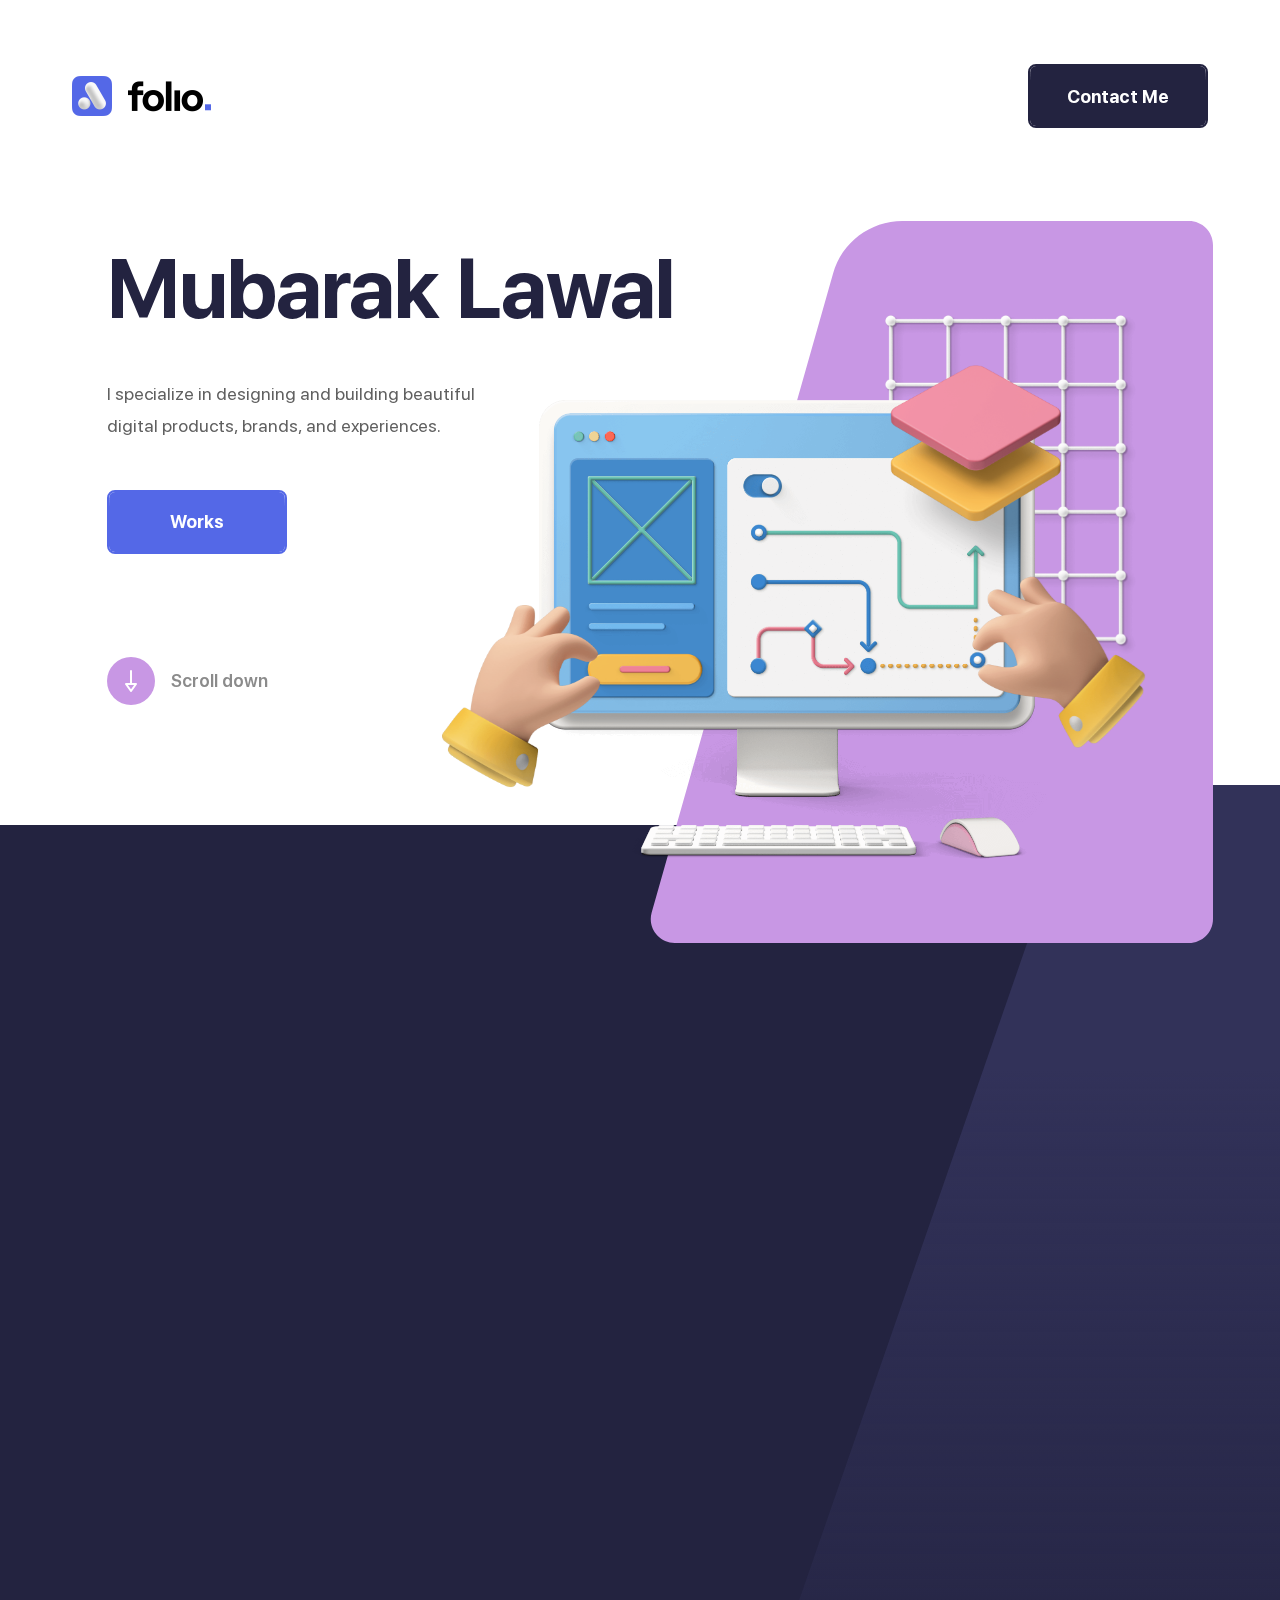
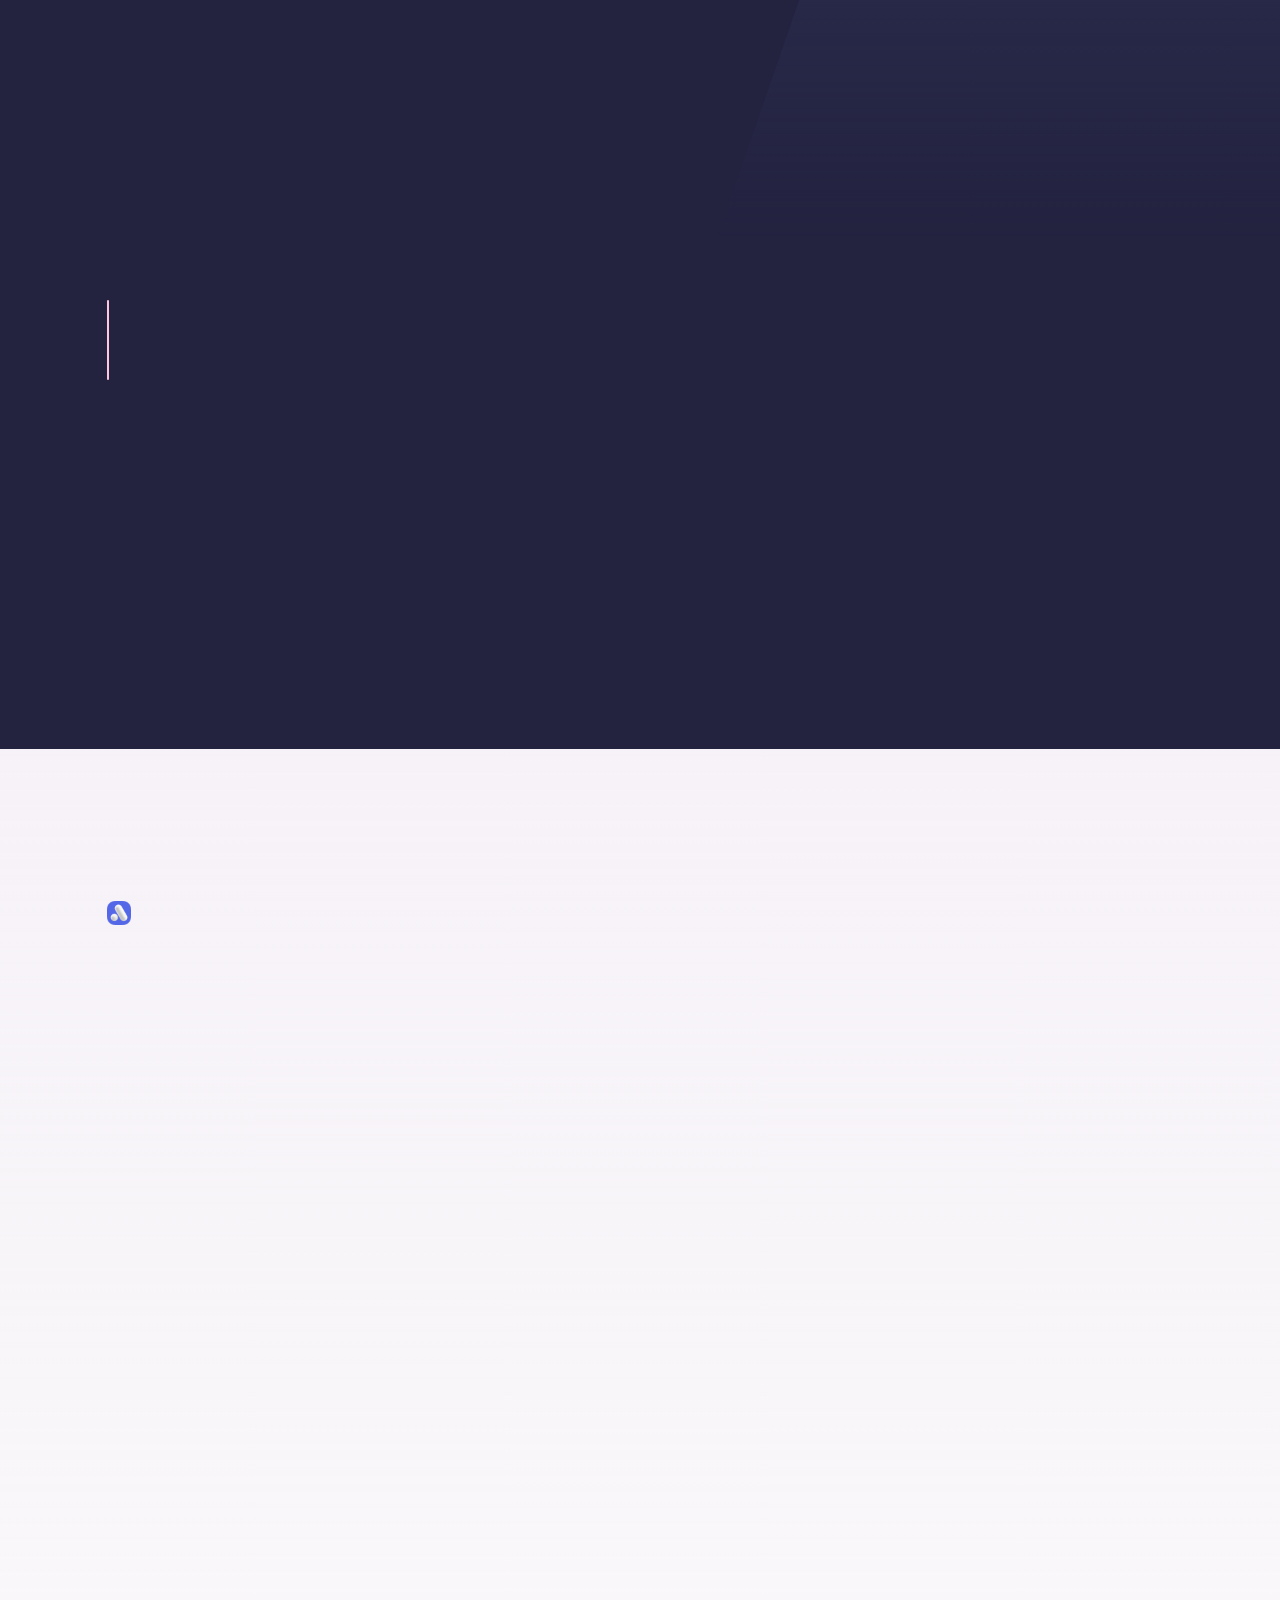
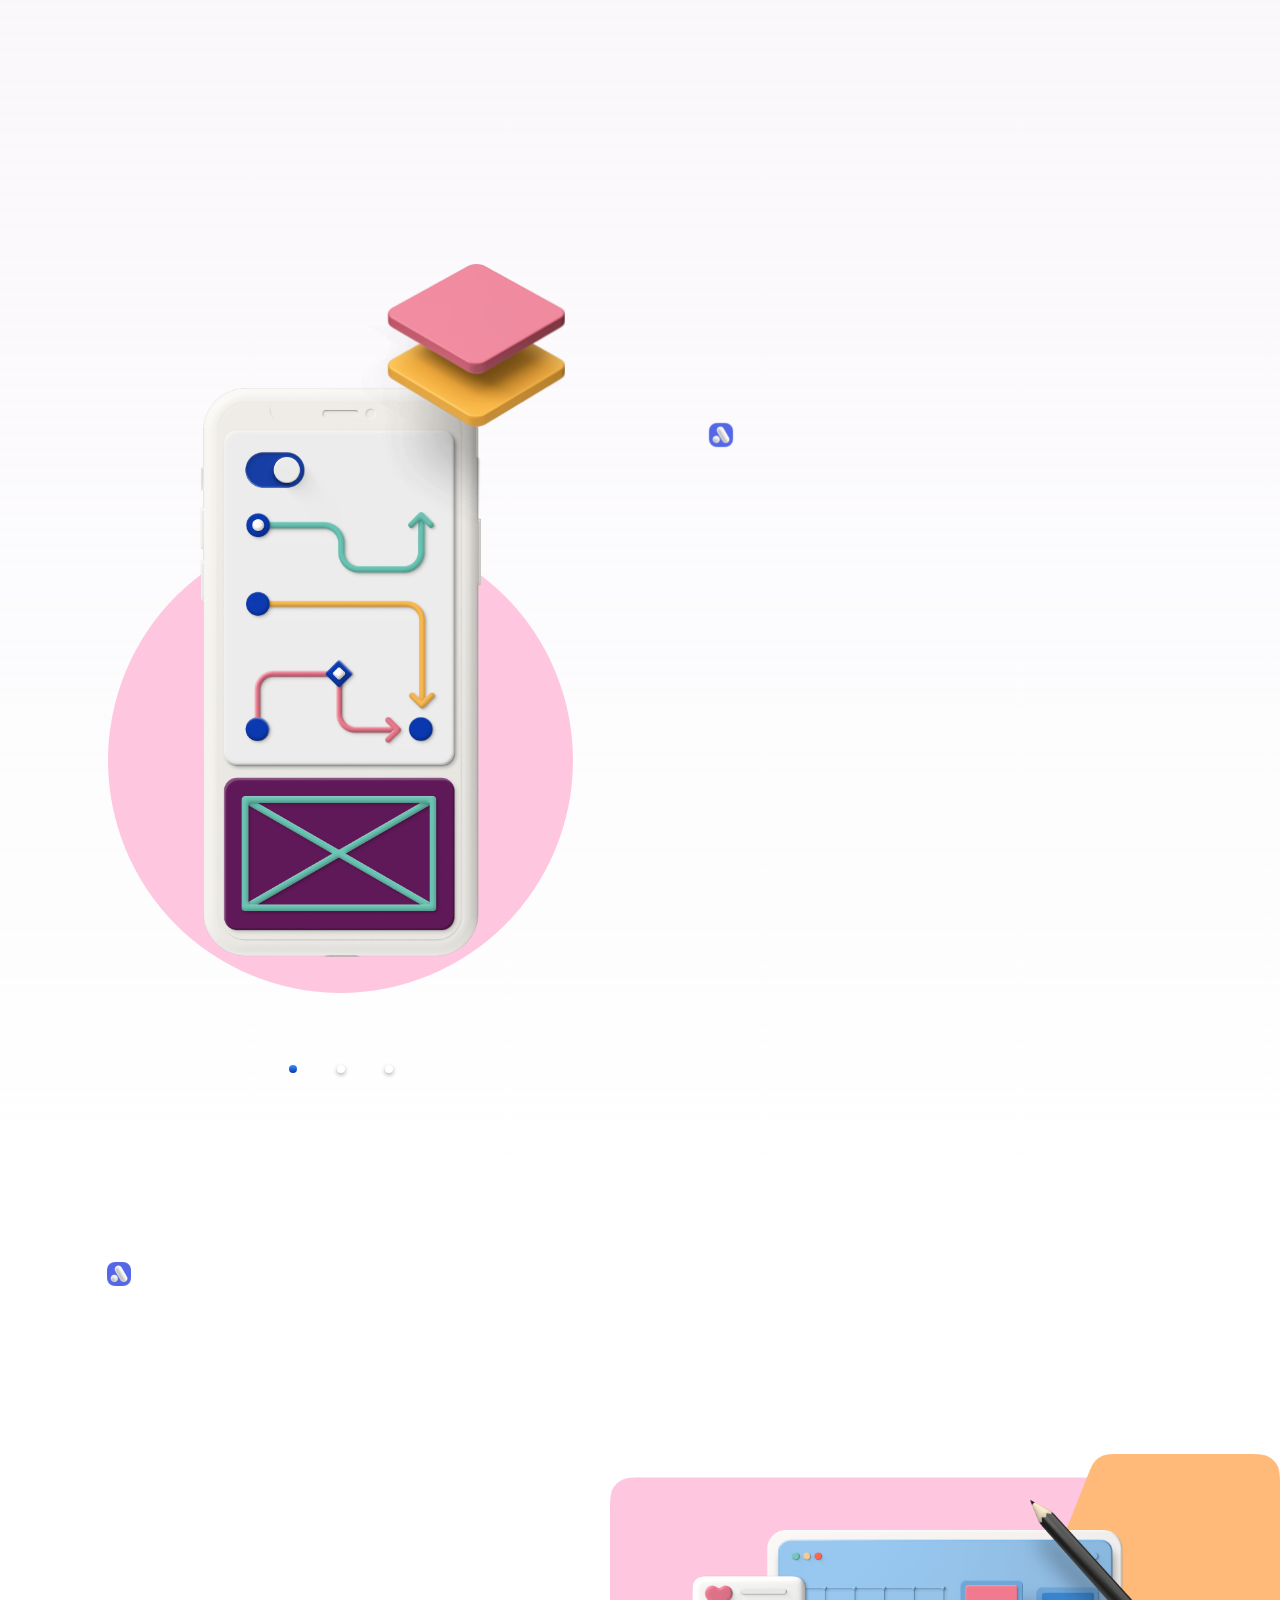
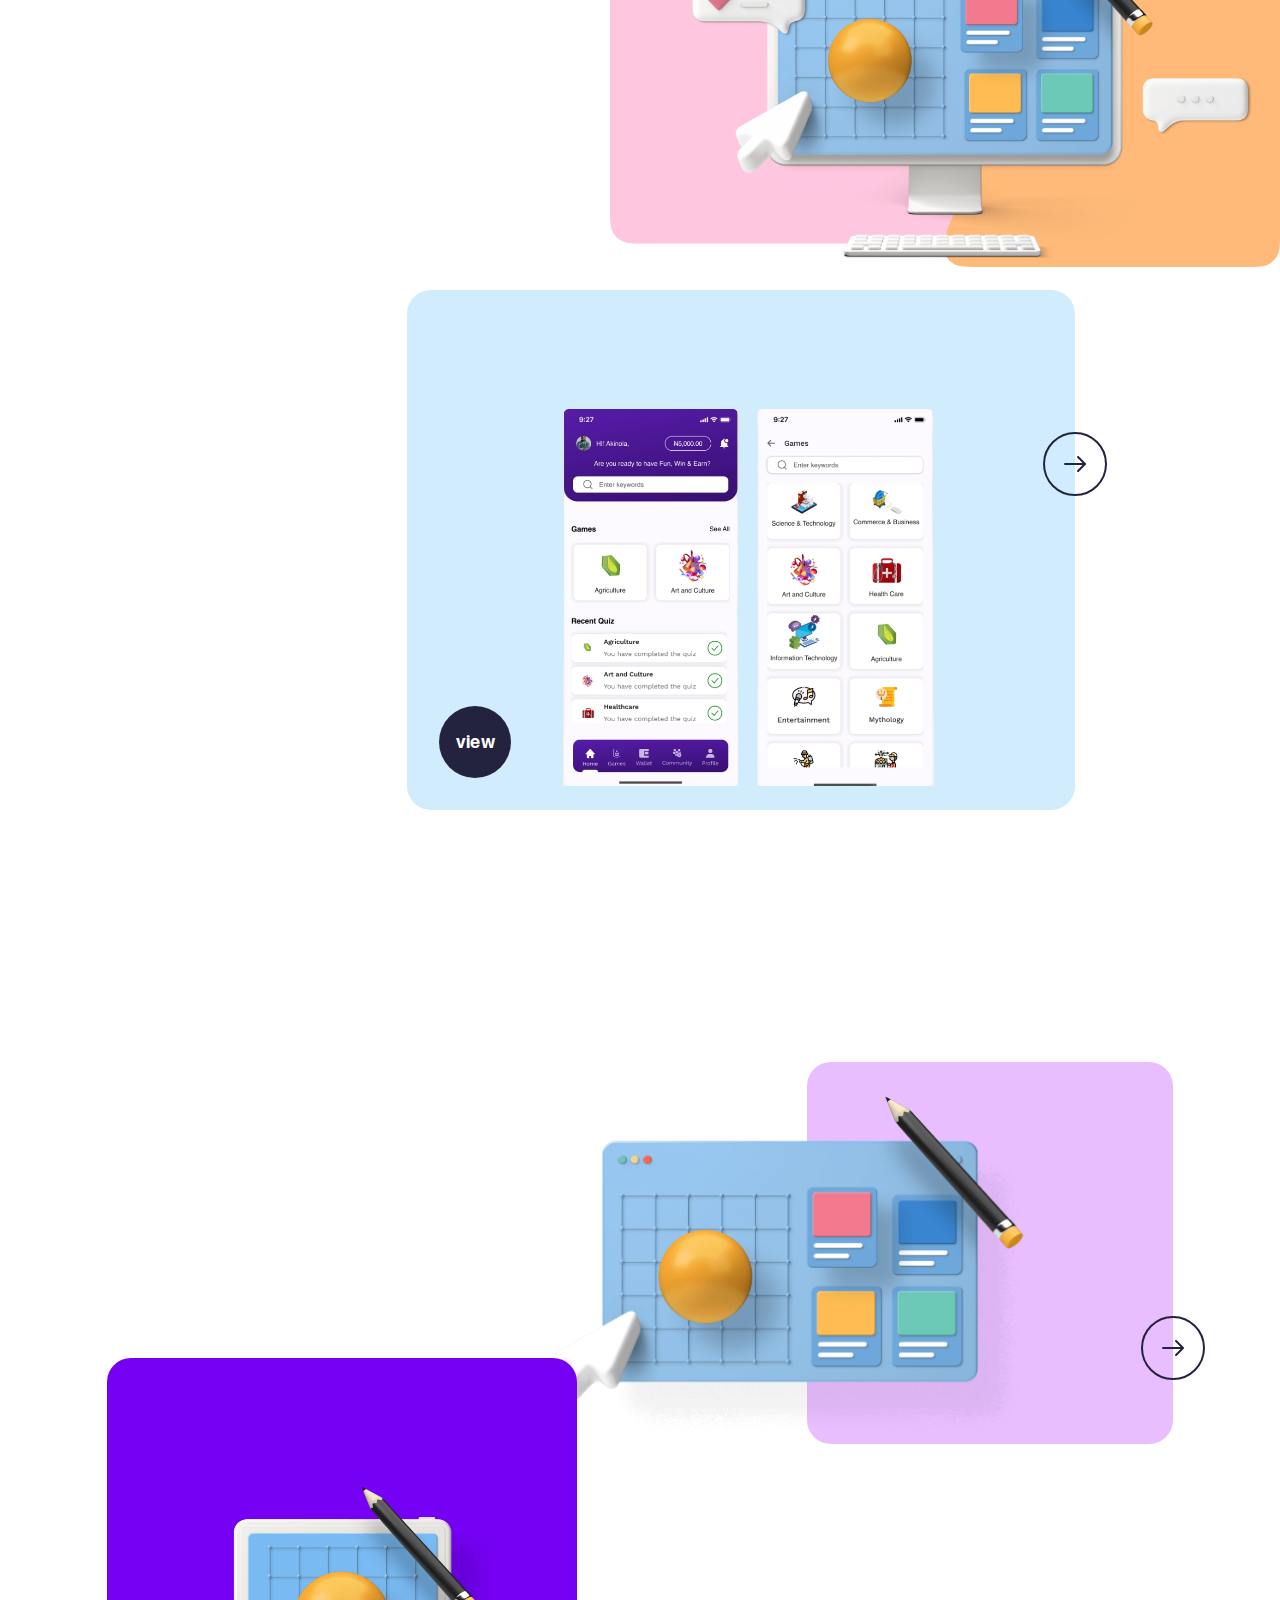
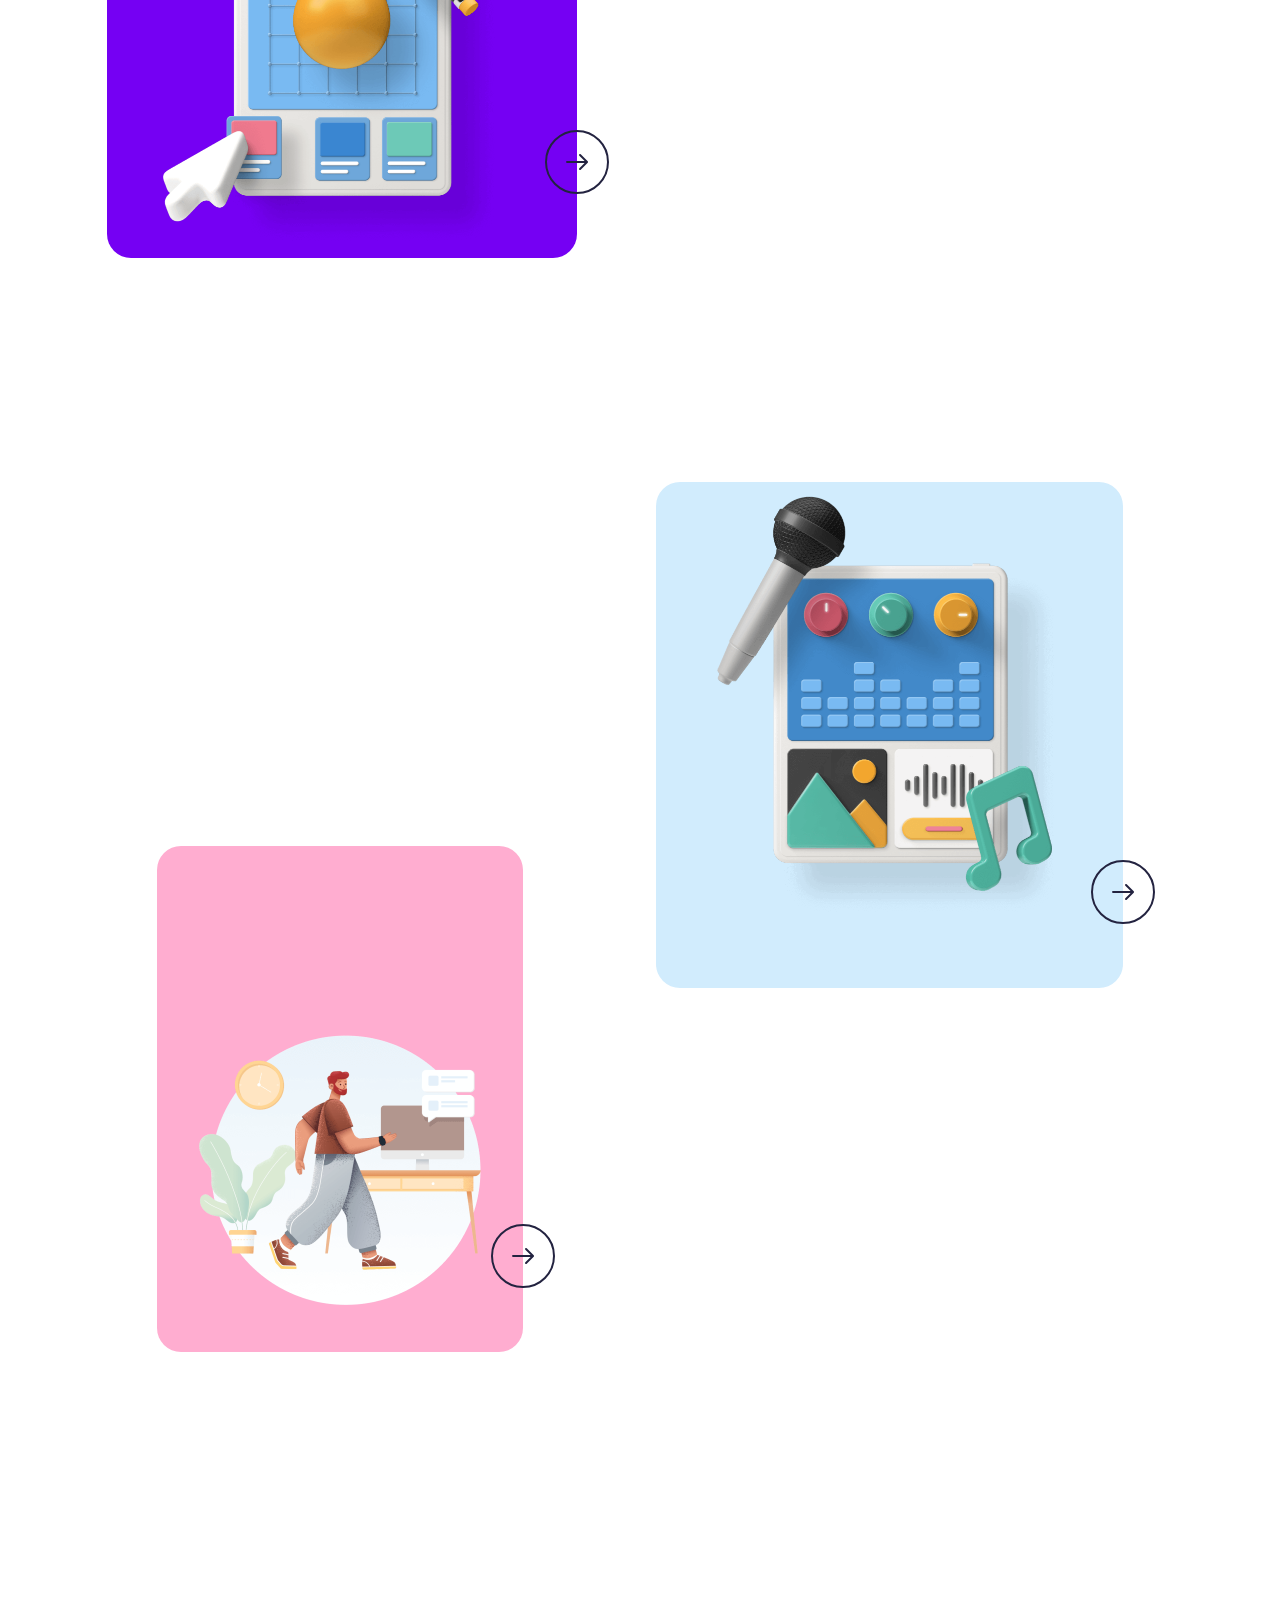
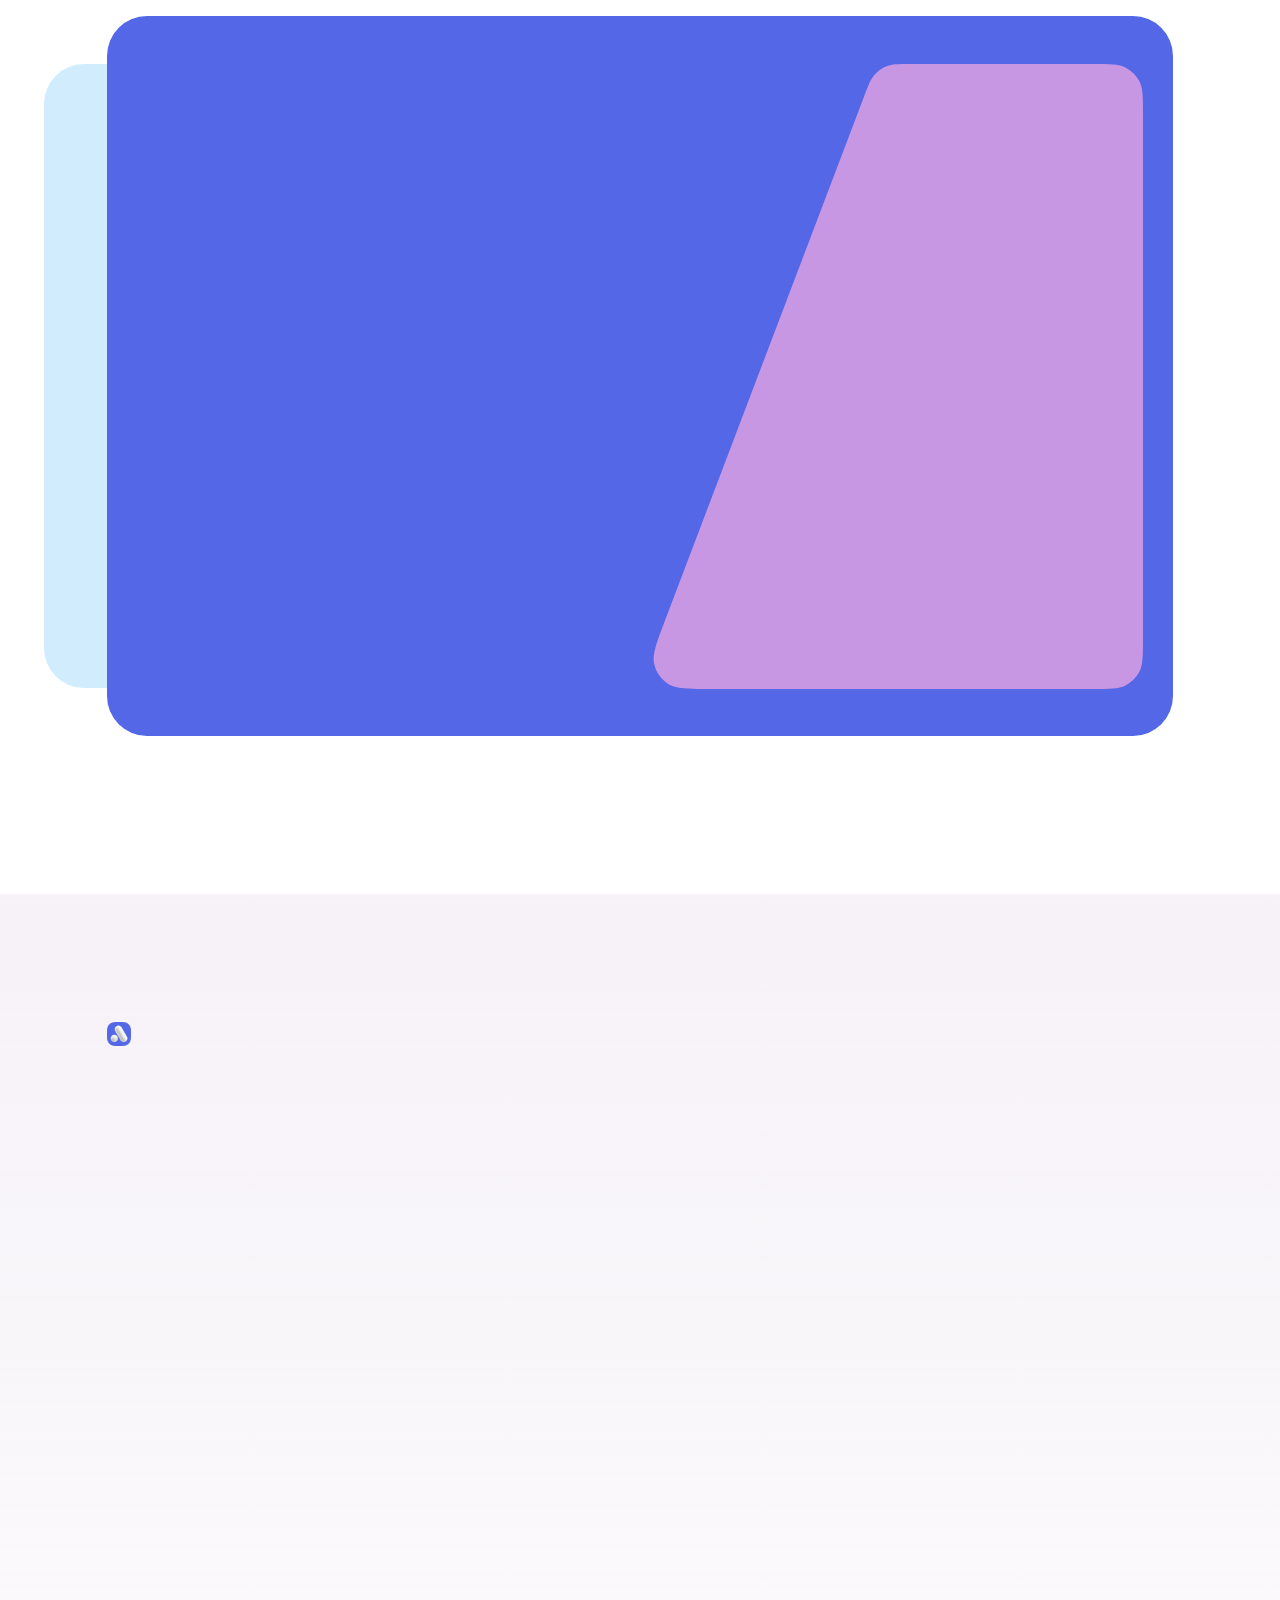
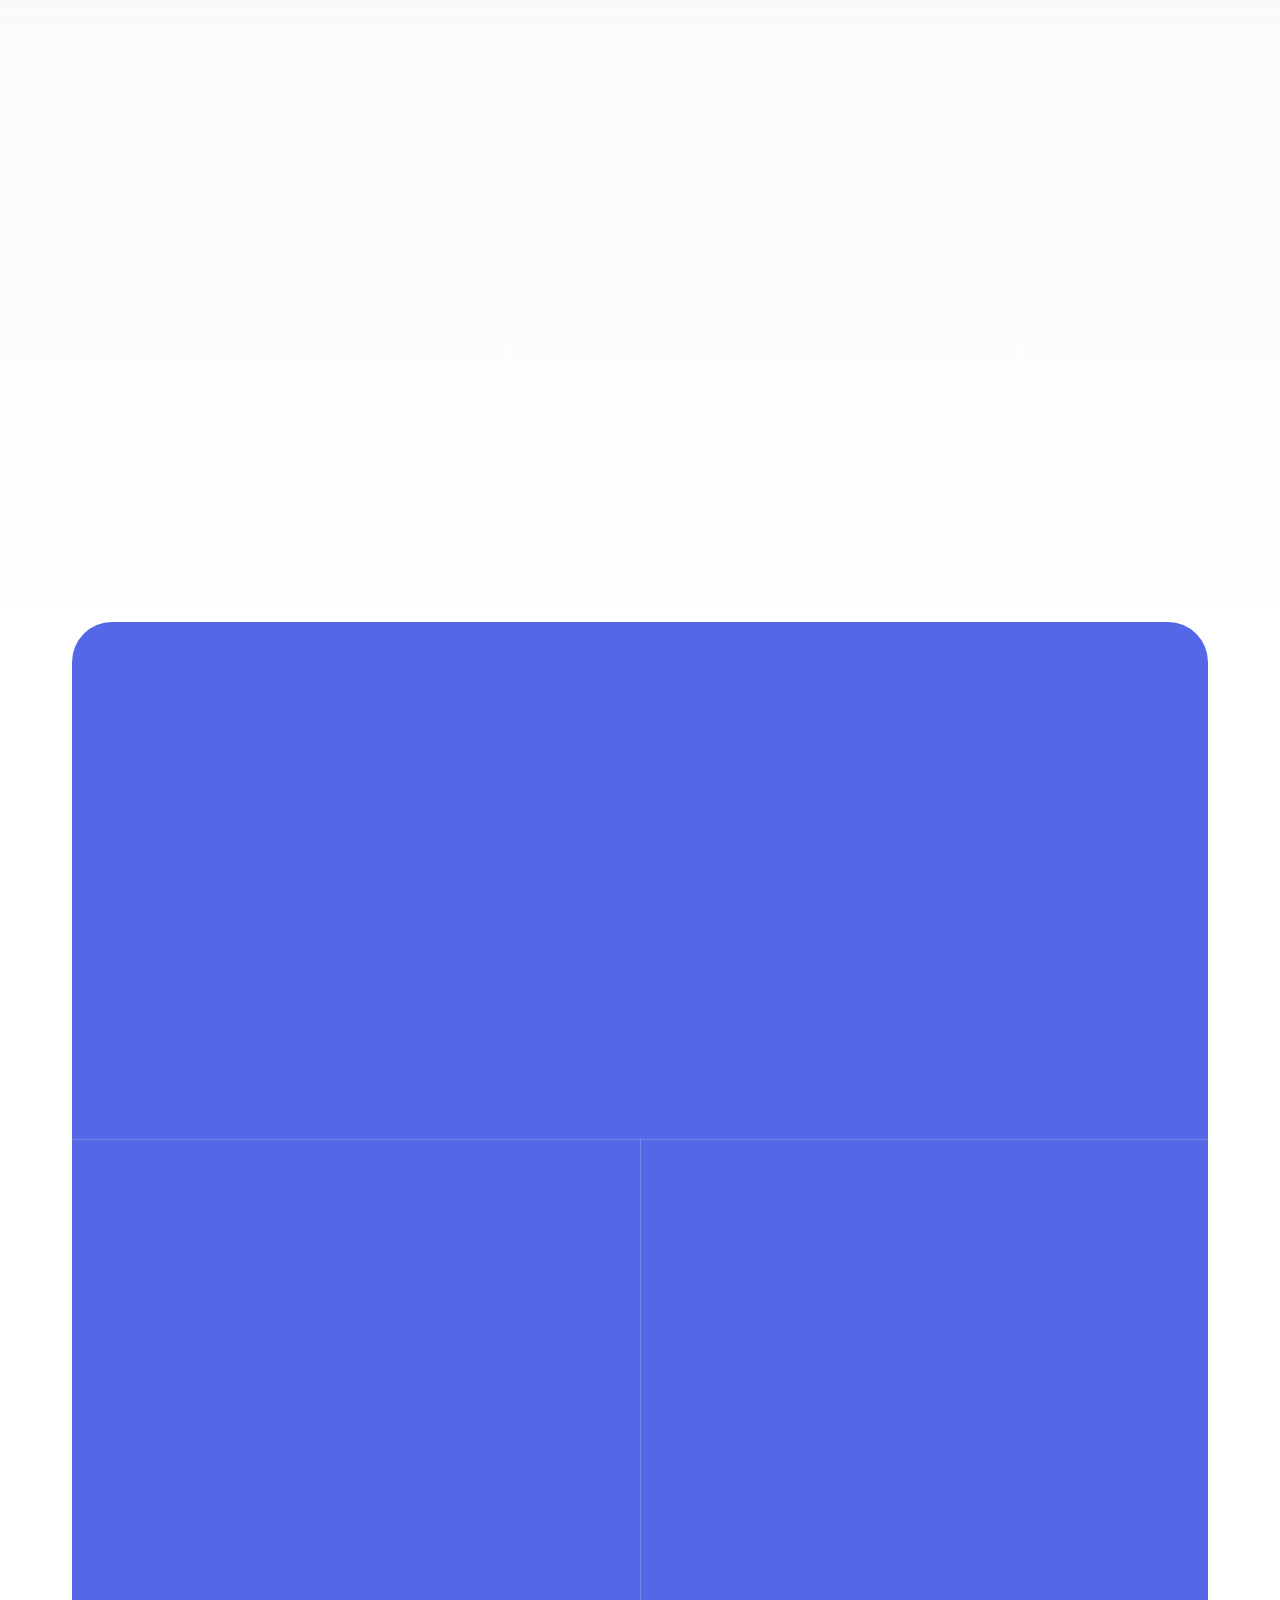
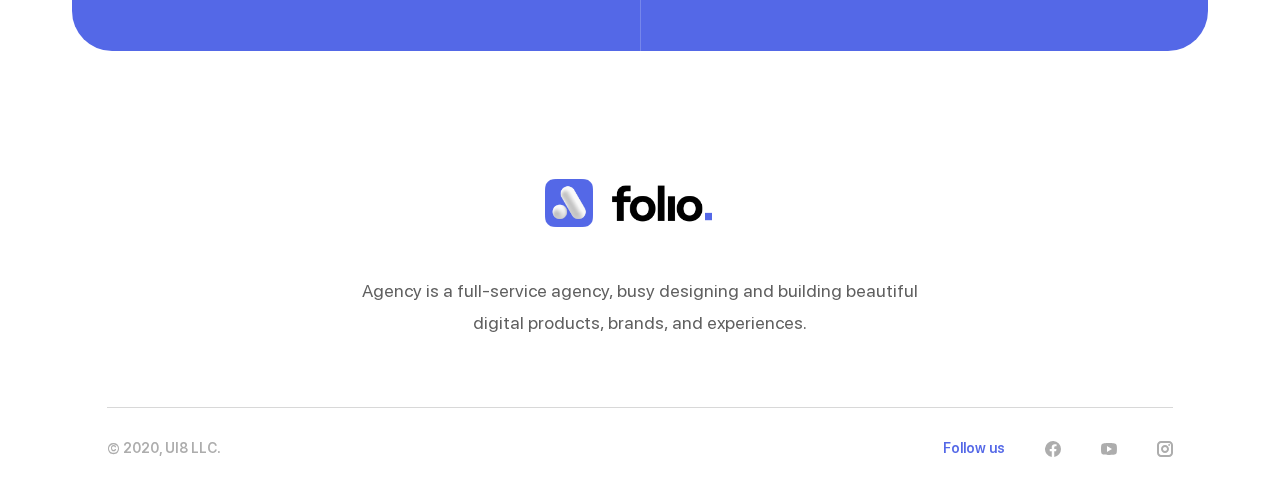
<file: index.html>
<!DOCTYPE html>
<html lang="en">
  
<!-- Mirrored from ui8-folio-agency.herokuapp.com/ by HTTrack Website Copier/3.x [XR&CO'2014], Sat, 29 Oct 2022 09:42:23 GMT -->
<!-- Added by HTTrack --><meta http-equiv="content-type" content="text/html;charset=UTF-8" /><!-- /Added by HTTrack -->
<head>
    <meta charset="utf-8">
    <title>Mubarak Lawal</title>
    <meta http-equiv="X-UA-Compatible" content="IE=Edge">
    <meta name="viewport" content="width=device-width, initial-scale=1, maximum-scale=1.0, user-scalable=no">
    <meta name="format-detection" content="telephone=no">
    <link rel="apple-touch-icon" sizes="180x180" href="img/apple-touch-icon.png">
    <link rel="icon" type="image/png" sizes="32x32" href="img/favicon-32x32.png">
    <link rel="icon" type="image/png" sizes="16x16" href="img/favicon-16x16.png">
    <link rel="manifest" href="img/site.html">
    <link rel="mask-icon" href="img/safari-pinned-tab.svg" color="#5bbad5">
    <meta name="msapplication-TileColor" content="#da532c">
    <meta name="theme-color" content="#ffffff">
    <meta name="description" content="Production-ready Portfolio and Case Study Template for Design Agencies">
    <meta name="twitter:card" content="summary">
    <meta name="twitter:site" content="@ui8">
    <meta name="twitter:title" content="Mubarak Lawal">
    <meta name="twitter:description" content="Production-ready Portfolio and Case Study Template for Design Agencies">
    <meta name="twitter:creator" content="@ui8">
    <meta name="twitter:image" content="img/twitter-card.jpg">
    <meta property="og:title" content="Mubarak Lawal">
    <meta property="og:type" content="Article">
    <meta property="og:url" content="https://ui8.net/ui8/products/folio-agency-kit">
    <meta property="og:image" content="img/fb-og-image.jpg">
    <meta property="og:description" content="Production-ready Portfolio and Case Study Template for Visual Designers">
    <meta property="og:site_name" content="Mubarak Lawal">
    <meta property="fb:admins" content="132951670226590">
    <link rel="stylesheet" media="all" href="css/app.css">
    <script>
      var viewportmeta = document.querySelector('meta[name="viewport"]');
      if (viewportmeta)
      {
        if (screen.width < 375)
        {
          var newScale = screen.width / 375;
          viewportmeta.content = 'width=375, minimum-scale=' + newScale + ', maximum-scale=1.0, user-scalable=no, initial-scale=' + newScale + '';
        }
        else
        {
          viewportmeta.content = 'width=device-width, maximum-scale=1.0, initial-scale=1.0';
        }
      }

    </script>
  </head>
  <body>
    <div class="page">
      <div class="main">
        <div class="header js-header">
          <div class="header__center center"><a class="header__logo js-header-logo" href="index-2.html"><img class="header__pic" src="img/logo.png" alt="" /></a><button class="header__btn btn btn_dark">Contact Me</button></div>
        </div>
        <div class="main__center center">
          <div class="main__wrap">
            <h1 class="main__title title" data-aos>
              <p><span>Mubarak</span> <span>Lawal</span></p>

            </h1>
            <div class="main__info" data-aos="animation-translate-up" data-aos-delay="200">I specialize in designing and building beautiful digital products, brands, and experiences. </div>
            <div class="main__btn" data-aos="animation-translate-up" data-aos-delay="400"><a class="btn btn_primary js-scroll" href="#projects">Works</a></div><a class="main__scroll js-scroll" href="#details" data-aos="animation-translate-up">
              <div class="main__icon">
                <div class="main__arrows"><img class="main__pic" src="img/arrow-down.svg" alt=""><img class="main__pic" src="img/arrow-down.svg" alt=""></div>
              </div>
              <div class="main__text">Scroll down</div>
            </a>
          </div>
          <div class="main__bg" data-aos>
            <div class="main__preview"><img class="main__pic" src="img/main-pic-1.png" alt=""></div>
            <div class="main__preview"><img class="main__pic" src="img/main-pic-2.png" alt=""></div>
            <div class="main__preview"><img class="main__pic js-parallax" data-scale="1.6" data-orientation="up" src="img/main-pic-3.png" alt=""></div>
            <div class="main__preview"><img class="main__pic js-parallax" data-scale="1.3" data-orientation="down" src="img/main-pic-4.png" alt=""></div>
            <div class="main__preview"><img class="main__pic js-parallax" data-scale="1.2" data-orientation="right" src="img/main-pic-5.svg" alt=""></div>
            <div class="main__preview"><img class="main__pic js-parallax" data-scale="1.5" data-orientation="down" src="img/main-pic-6.png" alt=""></div>
          </div>
        </div>
        <div class="line"><svg class="line__svg" xmlns="http://www.w3.org/2000/svg" width="642" height="820">
            <path class="path" fill="none" stroke="#d1ecfd" stroke-width="2" d="M67.002 1c-9.846 2.322-18.256 5.77-25.23 10.347C14.268 29.392 1 59 1 80.242c0 19.465 4.22 33.53 10.7 44.064 8.173 13.266 21.127 23.34 35.946 31.717S81 167.65 99.544 164.4s35.194-14.103 42.438-25.04c6.803-10.273 9.465-18.356 10.034-26.6.594-8.62.814-19.894-12.9-35.218-3.31-3.697-9.405-8.03-15.145-10.693-2.098-.973-14.094-6.014-27.454-5.476-11.45.46-24.028 5.89-30.787 11.675C50.498 86.087 44.87 111.313 47.656 129c2.55 16.172 13.563 35.116 33.645 48.24 11.517 7.526 26.962 13.923 42.67 16.554 15.095 2.53 36.494 6.735 53.47 12.248 16.285 5.29 28.394 11.897 31.848 13.942 6.62 3.92 11.166 8.683 13.38 10.648 4.286 3.803 19.582 21.91 25.16 36.19 9.54 24.417 8.908 49.09 8.256 54.772-1.8 15.703-7 27.963-12.697 37.603-9.28 15.704-21.97 24.68-33.526 28.574-10.768 3.63-20.613 2.77-24.24.96-5.258-2.624-13.262-6.02-18.323-15.728-.928-1.78-2.566-4.622-3.738-9.447-.664-2.732-1.82-19.51 3.738-34.634 2.365-6.435 7.644-21.235 18.323-34.158 14.42-17.453 35.752-33.512 45.406-39.992 16.803-11.278 32.187-19.34 48.6-22.522 3.183-.617 17.907-2.69 31.893-.54 13.195 2.03 25.598 8.157 31.39 11.784 12.017 7.524 21.507 18.63 28.876 37.773 1.484 3.855 2.396 10.446 2.868 15.367.5 5.11.503 8.59 0 14.718-1.117 13.603-4.78 29.58-14.285 47.846-3.29 6.323-8.076 14.9-16.05 25.698-4.696 6.36-13.85 17.642-27.464 33.846l-42.38 50.89c-16.087 20.25-28.28 36.992-36.11 52.17-5.392 10.447-15.198 27.915-20.753 48.628-1.272 4.743-5.466 30.186-2.688 54.394 2.714 23.655 12.28 45.97 21.036 60.27 19.17 31.318 50.474 51.02 59.716 55.687 19.282 9.734 45.952 18.277 76.11 25.364C399.75 772.703 430.5 777.88 466 785.023l175.725 33.055"></path>
          </svg></div>
      </div>
      <div class="details js-details">
        <div class="details__anchor anchor" id="details"></div>
        <div class="bg">
          <div class="bg__preview"><img class="bg__pic js-parallax" data-scale="1.3" data-orientation="left" src="img/bg.svg" alt=""></div>
        </div>
        <div class="details__center center">
          <div class="details__head head">
            <div class="head__box">
              <div class="head__stage stage" data-aos="animation-translate-right"><span class="stage__number">01.</span> What i do<div class="stage__logo"><img class="stage__pic" src="img/logo-sm.png" alt=""></div>
              </div>
              <h2 class="head__title h2" data-aos="animation-scale-y" data-aos-delay="200">I Help Bring your Digital Vision to Life</h2>
            </div>
            <div class="head__arrows arrows arrows_white" data-aos="animation-scale-y" data-aos-delay="400"><button class="arrows__prev js-prev"><svg class="icon icon-arrow-prev">
                  <use xlink:href="img/sprite.svg#icon-arrow-prev"></use>
                </svg></button><button class="arrows__next js-next"><svg class="icon icon-arrow-next">
                  <use xlink:href="img/sprite.svg#icon-arrow-next"></use>
                </svg></button></div><select class="head__select js-details-select">
              <option>2019</option>
              <option>2020</option>
              <option>2021</option>
              <option >2022</option>
              <option selected>2023</option>
            </select>
          </div>
          <div class="details__body">
            <div class="details__years" data-aos="animation-translate-right">
              <div class="details__year js-details-year">2018<div class="details__line">
                  <div class="details__dot"></div>
                </div>
              </div>
              <div class="details__year js-details-year">2019<div class="details__line">
                  <div class="details__dot"></div>
                </div>
              </div>
              <div class="details__year js-details-year">2021<div class="details__line">
                  <div class="details__dot"></div>
                </div>
              </div>
              <div class="details__year js-details-year active">2022<div class="details__line">
                  <div class="details__dot"></div>
                </div>
              </div>
              <div class="details__year js-details-year">2023<div class="details__line">
                  <div class="details__dot"></div>
                </div>
              </div>
            </div>
            <div class="details__container" data-aos="animation-translate-up">
              <div class="details__inner">
                <div class="details__slider js-details-slider"><a class="details__preview" href="case.html"><img class="details__pic" src="img/details-pic-1.png" alt=""></a><a class="details__preview" href="case.html"><img class="details__pic" src="img/details-pic-2.png" alt=""></a><a class="details__preview" href="case.html"><img class="details__pic" src="img/details-pic-3.png" alt=""></a><a class="details__preview" href="case.html"><img class="details__pic" src="img/details-pic-1.png" alt=""></a><a class="details__preview" href="case.html"><img class="details__pic" src="img/details-pic-2.png" alt=""></a></div>
              </div>
            </div>
          </div>
          <div class="details__foot">
            <div class="details__wrap">
              <h5 class="details__info h5" data-aos="animation-scale-y">My commitment lies in delivering high-quality results that meet the unique needs and preferences of each project.</h5>
              <div class="details__text" data-aos="animation-scale-y" data-aos-delay="200">If you're seeking a dedicated mobile app developer who can bring your app idea to life with high-quality results, I'd love to hear from you. Don't hesitate to get in touch to discuss how I can contribute to your projects success</div>
              <div class="details__btn" data-aos="animation-scale-y" data-aos-delay="400"><button class="btn btn_primary">Contact Me</button></div>
            </div>
            <!-- <div class="details__counter" data-aos>
              <div class="details__front"></div>
              <div class="details__back">
                <div class="details__number number">5</div>
                <div class="details__category h6">Bigest Brandings</div>
              </div>
            </div> -->
          </div>
        </div>
        <div class="line" data-aos="animation-line" data-aos-offset="0"><svg class="line__svg" xmlns="http://www.w3.org/2000/svg" width="542" height="820">
            <path fill="none" stroke="#323259" stroke-width="2" d="M67.002 1c-9.846 2.322-18.256 5.77-25.23 10.347C14.268 29.392 1 59 1 80.242c0 19.465 4.22 33.53 10.7 44.064 8.173 13.266 21.127 23.34 35.946 31.717S81 167.65 99.544 164.4s35.194-14.103 42.438-25.04c6.803-10.273 9.465-18.356 10.034-26.6.594-8.62.814-19.894-12.9-35.218-3.31-3.697-9.405-8.03-15.145-10.693-2.098-.973-14.094-6.014-27.454-5.476-11.45.46-24.028 5.89-30.787 11.675C50.498 86.087 44.87 111.313 47.656 129c2.55 16.172 13.563 35.116 33.645 48.24 11.517 7.526 26.962 13.923 42.67 16.554 15.095 2.53 36.494 6.735 53.47 12.248 16.285 5.29 28.394 11.897 31.848 13.942 6.62 3.92 11.166 8.683 13.38 10.648 4.286 3.803 19.582 21.91 25.16 36.19 9.54 24.417 8.908 49.09 8.256 54.772-1.8 15.703-7 27.963-12.697 37.603-9.28 15.704-21.97 24.68-33.526 28.574-10.768 3.63-20.613 2.77-24.24.96-5.258-2.624-13.262-6.02-18.323-15.728-.928-1.78-2.566-4.622-3.738-9.447-.664-2.732-1.82-19.51 3.738-34.634 2.365-6.435 7.644-21.235 18.323-34.158 14.42-17.453 35.752-33.512 45.406-39.992 16.803-11.278 32.187-19.34 48.6-22.522 3.183-.617 17.907-2.69 31.893-.54 13.195 2.03 25.598 8.157 31.39 11.784 12.017 7.524 21.507 18.63 28.876 37.773 1.484 3.855 2.396 10.446 2.868 15.367.5 5.11.503 8.59 0 14.718-1.117 13.603-4.78 29.58-14.285 47.846-3.29 6.323-8.076 14.9-16.05 25.698-4.696 6.36-13.85 17.642-27.464 33.846l-42.38 50.89c-16.087 20.25-28.28 36.992-36.11 52.17-5.392 10.447-15.198 27.915-20.753 48.628-1.272 4.743-5.466 30.186-2.688 54.394 2.714 23.655 12.28 45.97 21.036 60.27 19.17 31.318 50.474 51.02 59.716 55.687 19.282 9.734 45.952 18.277 76.11 25.364C399.75 772.703 430.5 777.88 466 785.023l175.725 33.055"></path>
          </svg></div>
      </div>
      <div class="wrapper">
        <div class="lines">
          <div class="line" data-aos="animation-line" data-aos-offset="0"><svg class="line__svg" xmlns="http://www.w3.org/2000/svg" width="542" height="820">
              <path fill="none" stroke="#9A97ED" stroke-width="2" d="M67.002 1c-9.846 2.322-18.256 5.77-25.23 10.347C14.268 29.392 1 59 1 80.242c0 19.465 4.22 33.53 10.7 44.064 8.173 13.266 21.127 23.34 35.946 31.717S81 167.65 99.544 164.4s35.194-14.103 42.438-25.04c6.803-10.273 9.465-18.356 10.034-26.6.594-8.62.814-19.894-12.9-35.218-3.31-3.697-9.405-8.03-15.145-10.693-2.098-.973-14.094-6.014-27.454-5.476-11.45.46-24.028 5.89-30.787 11.675C50.498 86.087 44.87 111.313 47.656 129c2.55 16.172 13.563 35.116 33.645 48.24 11.517 7.526 26.962 13.923 42.67 16.554 15.095 2.53 36.494 6.735 53.47 12.248 16.285 5.29 28.394 11.897 31.848 13.942 6.62 3.92 11.166 8.683 13.38 10.648 4.286 3.803 19.582 21.91 25.16 36.19 9.54 24.417 8.908 49.09 8.256 54.772-1.8 15.703-7 27.963-12.697 37.603-9.28 15.704-21.97 24.68-33.526 28.574-10.768 3.63-20.613 2.77-24.24.96-5.258-2.624-13.262-6.02-18.323-15.728-.928-1.78-2.566-4.622-3.738-9.447-.664-2.732-1.82-19.51 3.738-34.634 2.365-6.435 7.644-21.235 18.323-34.158 14.42-17.453 35.752-33.512 45.406-39.992 16.803-11.278 32.187-19.34 48.6-22.522 3.183-.617 17.907-2.69 31.893-.54 13.195 2.03 25.598 8.157 31.39 11.784 12.017 7.524 21.507 18.63 28.876 37.773 1.484 3.855 2.396 10.446 2.868 15.367.5 5.11.503 8.59 0 14.718-1.117 13.603-4.78 29.58-14.285 47.846-3.29 6.323-8.076 14.9-16.05 25.698-4.696 6.36-13.85 17.642-27.464 33.846l-42.38 50.89c-16.087 20.25-28.28 36.992-36.11 52.17-5.392 10.447-15.198 27.915-20.753 48.628-1.272 4.743-5.466 30.186-2.688 54.394 2.714 23.655 12.28 45.97 21.036 60.27 19.17 31.318 50.474 51.02 59.716 55.687 19.282 9.734 45.952 18.277 76.11 25.364C399.75 772.703 430.5 777.88 466 785.023l175.725 33.055"></path>
            </svg></div>
          <div class="line" data-aos="animation-line" data-aos-offset="0"><svg class="line__svg" xmlns="http://www.w3.org/2000/svg" width="542" height="820">
              <path fill="none" stroke="#9A97ED" stroke-width="2" d="M67.002 1c-9.846 2.322-18.256 5.77-25.23 10.347C14.268 29.392 1 59 1 80.242c0 19.465 4.22 33.53 10.7 44.064 8.173 13.266 21.127 23.34 35.946 31.717S81 167.65 99.544 164.4s35.194-14.103 42.438-25.04c6.803-10.273 9.465-18.356 10.034-26.6.594-8.62.814-19.894-12.9-35.218-3.31-3.697-9.405-8.03-15.145-10.693-2.098-.973-14.094-6.014-27.454-5.476-11.45.46-24.028 5.89-30.787 11.675C50.498 86.087 44.87 111.313 47.656 129c2.55 16.172 13.563 35.116 33.645 48.24 11.517 7.526 26.962 13.923 42.67 16.554 15.095 2.53 36.494 6.735 53.47 12.248 16.285 5.29 28.394 11.897 31.848 13.942 6.62 3.92 11.166 8.683 13.38 10.648 4.286 3.803 19.582 21.91 25.16 36.19 9.54 24.417 8.908 49.09 8.256 54.772-1.8 15.703-7 27.963-12.697 37.603-9.28 15.704-21.97 24.68-33.526 28.574-10.768 3.63-20.613 2.77-24.24.96-5.258-2.624-13.262-6.02-18.323-15.728-.928-1.78-2.566-4.622-3.738-9.447-.664-2.732-1.82-19.51 3.738-34.634 2.365-6.435 7.644-21.235 18.323-34.158 14.42-17.453 35.752-33.512 45.406-39.992 16.803-11.278 32.187-19.34 48.6-22.522 3.183-.617 17.907-2.69 31.893-.54 13.195 2.03 25.598 8.157 31.39 11.784 12.017 7.524 21.507 18.63 28.876 37.773 1.484 3.855 2.396 10.446 2.868 15.367.5 5.11.503 8.59 0 14.718-1.117 13.603-4.78 29.58-14.285 47.846-3.29 6.323-8.076 14.9-16.05 25.698-4.696 6.36-13.85 17.642-27.464 33.846l-42.38 50.89c-16.087 20.25-28.28 36.992-36.11 52.17-5.392 10.447-15.198 27.915-20.753 48.628-1.272 4.743-5.466 30.186-2.688 54.394 2.714 23.655 12.28 45.97 21.036 60.27 19.17 31.318 50.474 51.02 59.716 55.687 19.282 9.734 45.952 18.277 76.11 25.364C399.75 772.703 430.5 777.88 466 785.023l175.725 33.055"></path>
            </svg></div>
        </div>
        <div class="work js-work">
          <div class="work__anchor anchor" id="work"></div>
          <div class="work__center center">
            <div class="work__head head">
              <div class="head__box">
                <div class="head__stage stage"><span class="stage__line" data-aos="animation-translate-right"><span class="stage__number">02.</span> What We Do</span>
                  <div class="stage__logo"><img class="stage__pic" src="img/logo-sm.png" alt=""></div>
                </div>
                <h2 class="head__title h2" data-aos="animation-scale-y" data-aos-delay="200">I Help Bring your Digital Vision to Life</h2>
              </div>
              <div class="head__arrows arrows" data-aos="animation-scale-y" data-aos-delay="400"><button class="arrows__prev js-prev"><svg class="icon icon-arrow-prev">
                    <use xlink:href="img/sprite.svg#icon-arrow-prev"></use>
                  </svg></button><button class="arrows__next js-next"><svg class="icon icon-arrow-next">
                    <use xlink:href="img/sprite.svg#icon-arrow-next"></use>
                  </svg></button></div>
            </div>
            <div class="work__inner" data-aos="animation-translate-up">
              <div class="work__container">
                <div class="work__slider js-work-slider">
                  <div class="work__slide">
                    <div class="work__item">
                      <div class="work__preview"><img class="work__pic" src="img/work-pic-1.png" alt=""></div>
                      <h6 class="work__category h6">Mobile Expertise</h6>
                    </div>
                  </div>
                  <div class="work__slide">
                    <div class="work__item">
                      <div class="work__preview"><img class="work__pic" src="img/work-pic-2.png" alt=""></div>
                      <h6 class="work__category h6">Quality-Driven</h6>
                    </div>
                  </div>
                  <div class="work__slide">
                    <div class="work__item">
                      <div class="work__preview"><img class="work__pic" src="img/work-pic-3.png" alt=""></div>
                      <h6 class="work__category h6">Client-Centric Focus</h6>
                    </div>
                  </div>
                  <div class="work__slide">
                    <div class="work__item">
                      <div class="work__preview"><img class="work__pic" src="img/work-pic-4.png" alt=""></div>
                      <h6 class="work__category h6">Communication</h6>
                    </div>
                  </div>
                  <div class="work__slide">
                    <div class="work__item">
                      <div class="work__preview"><img class="work__pic" src="img/work-pic-5.png" alt=""></div>
                      <h6 class="work__category h6">Seamless Integration</h6>
                    </div>
                  </div>
                  <div class="work__slide">
                    <div class="work__item">
                      <div class="work__preview"><img class="work__pic" src="img/work-pic-6.png" alt=""></div>
                      <h6 class="work__category h6">Agile Development</h6>
                    </div>
                  </div>
                  <div class="work__slide">
                    <div class="work__item">
                      <div class="work__preview"><img class="work__pic" src="img/work-pic-7.png" alt=""></div>
                      <h6 class="work__category h6">Innovative Solutions</h6>
                    </div>
                  </div>
                  <div class="work__slide">
                    <div class="work__item">
                      <div class="work__preview"><img class="work__pic" src="img/work-pic-8.png" alt=""></div>
                      <h6 class="work__category h6">Cross-Platform Expertise</h6>
                    </div>
                  </div>
                </div>
              </div>
            </div>
          </div>
        </div>
        <div class="achievement">
          <div class="achievement__center center">
            <div class="achievement__container">
              <div class="achievement__slider js-achievement-slider">
                <div class="achievement__slide">
                  <div class="achievement__group">
                    <div class="achievement__preview"><img class="achievement__pic" src="img/achievement-pic-1.png" alt=""></div>
                    <div class="achievement__preview"><img class="achievement__pic js-parallax" data-scale="1.3" data-orientation="up" src="img/achievement-pic-2.svg" alt=""></div>
                    <div class="achievement__preview"><img class="achievement__pic js-parallax" data-scale="1.4" data-orientation="down" src="img/achievement-pic-3.png" alt=""></div>
                  </div>
                </div>
                <div class="achievement__slide">
                  <div class="achievement__group">
                    <div class="achievement__preview"><img class="achievement__pic" src="img/achievement-pic-1.png" alt=""></div>
                    <div class="achievement__preview"><img class="achievement__pic" src="img/achievement-pic-2.svg" alt=""></div>
                    <div class="achievement__preview"><img class="achievement__pic" src="img/achievement-pic-3.png" alt=""></div>
                  </div>
                </div>
                <div class="achievement__slide">
                  <div class="achievement__group">
                    <div class="achievement__preview"><img class="achievement__pic" src="img/achievement-pic-1.png" alt=""></div>
                    <div class="achievement__preview"><img class="achievement__pic" src="img/achievement-pic-2.svg" alt=""></div>
                    <div class="achievement__preview"><img class="achievement__pic" src="img/achievement-pic-3.png" alt=""></div>
                  </div>
                </div>
              </div>
            </div>
            <div class="achievement__wrap">
              <div class="achievement__stage stage"><span class="stage__line" data-aos="animation-translate-right"><span class="stage__number">03.</span> Achievement</span>
                <div class="stage__logo"><img class="stage__pic" src="img/logo-sm.png" alt=""></div>
              </div>
              <h5 class="achievement__title h5" data-aos="animation-scale-y" data-aos-delay="200">My commitment lies in delivering high-quality results that meet the unique needs and preferences of each project.</h5>
              <div class="achievement__number number" data-aos><span>0</span><span>5</span></div>
              <div class="achievement__info h6" data-aos="animation-scale-y" data-aos-delay="600"><span>😎</span>Successful Projects</div>
            </div>
          </div>
        </div>
      </div>
      <div class="projects">
        <div class="projects__anchor anchor" id="projects"></div>
        <div class="projects__center center">
          <div class="projects__head head">
            <div class="head__box">
              <div class="head__stage stage"><span class="stage__line" data-aos="animation-translate-right"><span class="stage__number">04.</span> Famous Projects</span>
                <div class="stage__logo"><img class="stage__pic" src="img/logo-sm.png" alt=""></div>
              </div>
              <h2 class="head__title title" data-aos="animation-scale-y" data-aos-delay="200">Explore My Portfolio</h2>
              <div class="head__text" data-aos="animation-scale-y" data-aos-delay="400">Browse through my portfolio to discover a diverse range of mobile app projects I've had the privilege to work on. These examples showcase my commitment to excellence and my ability to tailor mobile solutions to meet each project's unique demands.</div>
            </div>
            <div class="head__btns" data-aos="animation-scale-y" data-aos-delay="400"><button class="head__btn btn btn_primary">Contact Me</button></div>
          </div>
          <div class="projects__body">
            <div class="projects__desc">
              <div class="projects__category category" data-aos="animation-scale-y">Featured Product</div>
              <h4 class="projects__info h4" data-aos="animation-scale-y" data-aos-delay="200">Trivhunt: Learn, Earn, and Network.</h4>
              <div class="projects__text" data-aos="animation-scale-y" data-aos-delay="400">Trivhunt is a medium for Nigerians & other Africans to Learn, Earn & Network.</div><a class="projects__arrow arrow" data-aos="animation-scale-y" data-aos-delay="600" target="_blank" href="https://trivhunt.com/">
                <div class="arrow__line"><svg class="icon icon-arrow-next">
                    <use xlink:href="img/sprite.svg#icon-arrow-next"></use>
                  </svg><svg class="icon icon-arrow-next">
                    <use xlink:href="img/sprite.svg#icon-arrow-next"></use>
                  </svg></div>
              </a>
            </div>
            <div class="projects__preview"><a class="projects__view" target="_blank" href="https://trivhunt.com/">view</a><a class="projects__arrow arrow" href="https://trivhunt.com/">
                <div class="arrow__line"><svg class="icon icon-arrow-next">
                    <use xlink:href="img/sprite.svg#icon-arrow-next"></use>
                  </svg><svg class="icon icon-arrow-next">
                    <use xlink:href="img/sprite.svg#icon-arrow-next"></use>
                  </svg></div>
              </a>
              <div class="projects__img"><img class="projects__pic js-parallax" data-scale="1.3" data-orientation="up" src="img/projects-pic-1.png" alt=""></div>
            </div>
          </div>
          <div class="projects__list">
            <div class="projects__item">
              <h4 class="projects__info h4" data-aos="animation-scale-y">Geem:</h4>
              <div class="projects__preview">
                <div class="projects__img"><img class="projects__pic js-parallax" data-scale="1.3" data-orientation="right" src="img/projects-pic-2.png" alt=""></div><a class="projects__arrow arrow" href="case.html">
                  <div class="arrow__line"><svg class="icon icon-arrow-next">
                      <use xlink:href="img/sprite.svg#icon-arrow-next"></use>
                    </svg><svg class="icon icon-arrow-next">
                      <use xlink:href="img/sprite.svg#icon-arrow-next"></use>
                    </svg></div>
                </a>
              </div>
              <div class="projects__text" data-aos="animation-scale-y" data-aos-offset="200">Agency is a full-service agency, busy designing and building beautiful digital products, brands, and experiences.</div><a class="projects__arrow arrow" data-aos="animation-scale-y" data-aos-delay="400" href="case.html">
                <div class="arrow__line"><svg class="icon icon-arrow-next">
                    <use xlink:href="img/sprite.svg#icon-arrow-next"></use>
                  </svg><svg class="icon icon-arrow-next">
                    <use xlink:href="img/sprite.svg#icon-arrow-next"></use>
                  </svg></div>
              </a>
            </div>
            <div class="projects__item">
              <h4 class="projects__info h4" data-aos="animation-scale-y">Bento 3D Illustration</h4>
              <div class="projects__preview">
                <div class="projects__img"><img class="projects__pic js-parallax" data-scale="1.3" data-orientation="up" src="img/projects-pic-3.png" alt=""></div><a class="projects__arrow arrow" href="case.html">
                  <div class="arrow__line"><svg class="icon icon-arrow-next">
                      <use xlink:href="img/sprite.svg#icon-arrow-next"></use>
                    </svg><svg class="icon icon-arrow-next">
                      <use xlink:href="img/sprite.svg#icon-arrow-next"></use>
                    </svg></div>
                </a>
              </div>
              <div class="projects__text" data-aos="animation-scale-y" data-aos-offset="200">Agency is a full-service agency, busy designing and building beautiful digital products, brands, and experiences.</div><a class="projects__arrow arrow" data-aos="animation-scale-y" data-aos-delay="400" href="case.html">
                <div class="arrow__line"><svg class="icon icon-arrow-next">
                    <use xlink:href="img/sprite.svg#icon-arrow-next"></use>
                  </svg><svg class="icon icon-arrow-next">
                    <use xlink:href="img/sprite.svg#icon-arrow-next"></use>
                  </svg></div>
              </a>
            </div>
            <div class="projects__item">
              <h4 class="projects__info h4" data-aos="animation-scale-y">Bento Vol. 3</h4>
              <div class="projects__preview">
                <div class="projects__img"><img class="projects__pic js-parallax" data-scale="1.2" data-orientation="down" src="img/projects-pic-4.png" alt=""></div><a class="projects__arrow arrow" href="case.html">
                  <div class="arrow__line"><svg class="icon icon-arrow-next">
                      <use xlink:href="img/sprite.svg#icon-arrow-next"></use>
                    </svg><svg class="icon icon-arrow-next">
                      <use xlink:href="img/sprite.svg#icon-arrow-next"></use>
                    </svg></div>
                </a>
              </div>
              <div class="projects__text" data-aos="animation-scale-y" data-aos-offset="200">Agency is a full-service agency, busy designing and building beautiful digital products, brands, and experiences.</div><a class="projects__arrow arrow" data-aos="animation-scale-y" data-aos-delay="400" href="case.html">
                <div class="arrow__line"><svg class="icon icon-arrow-next">
                    <use xlink:href="img/sprite.svg#icon-arrow-next"></use>
                  </svg><svg class="icon icon-arrow-next">
                    <use xlink:href="img/sprite.svg#icon-arrow-next"></use>
                  </svg></div>
              </a>
            </div>
            <div class="projects__item">
              <h4 class="projects__info h4" data-aos="animation-scale-y">Sapiens: Man</h4>
              <div class="projects__preview">
                <div class="projects__img"><img class="projects__pic js-parallax" data-scale="1.4" data-orientation="up" src="img/projects-pic-5.png" alt=""></div><a class="projects__arrow arrow" href="case.html">
                  <div class="arrow__line"><svg class="icon icon-arrow-next">
                      <use xlink:href="img/sprite.svg#icon-arrow-next"></use>
                    </svg><svg class="icon icon-arrow-next">
                      <use xlink:href="img/sprite.svg#icon-arrow-next"></use>
                    </svg></div>
                </a>
              </div>
              <div class="projects__text" data-aos="animation-scale-y" data-aos-offset="200">Agency is a full-service agency, busy designing and building beautiful digital products, brands, and experiences.</div><a class="projects__arrow arrow" data-aos="animation-scale-y" data-aos-delay="400" href="case.html">
                <div class="arrow__line"><svg class="icon icon-arrow-next">
                    <use xlink:href="img/sprite.svg#icon-arrow-next"></use>
                  </svg><svg class="icon icon-arrow-next">
                    <use xlink:href="img/sprite.svg#icon-arrow-next"></use>
                  </svg></div>
              </a>
            </div>
          </div>
          <div class="projects__btn" data-aos="animation-scale-y"><button class="btn btn_primary">Contact Me</button></div>
        </div>
        <div class="lines">
          <div class="line" data-aos="animation-line" data-aos-offset="0"><svg class="line__svg" xmlns="http://www.w3.org/2000/svg" width="542" height="820">
              <path fill="none" stroke="#9A97ED" stroke-width="2" d="M67.002 1c-9.846 2.322-18.256 5.77-25.23 10.347C14.268 29.392 1 59 1 80.242c0 19.465 4.22 33.53 10.7 44.064 8.173 13.266 21.127 23.34 35.946 31.717S81 167.65 99.544 164.4s35.194-14.103 42.438-25.04c6.803-10.273 9.465-18.356 10.034-26.6.594-8.62.814-19.894-12.9-35.218-3.31-3.697-9.405-8.03-15.145-10.693-2.098-.973-14.094-6.014-27.454-5.476-11.45.46-24.028 5.89-30.787 11.675C50.498 86.087 44.87 111.313 47.656 129c2.55 16.172 13.563 35.116 33.645 48.24 11.517 7.526 26.962 13.923 42.67 16.554 15.095 2.53 36.494 6.735 53.47 12.248 16.285 5.29 28.394 11.897 31.848 13.942 6.62 3.92 11.166 8.683 13.38 10.648 4.286 3.803 19.582 21.91 25.16 36.19 9.54 24.417 8.908 49.09 8.256 54.772-1.8 15.703-7 27.963-12.697 37.603-9.28 15.704-21.97 24.68-33.526 28.574-10.768 3.63-20.613 2.77-24.24.96-5.258-2.624-13.262-6.02-18.323-15.728-.928-1.78-2.566-4.622-3.738-9.447-.664-2.732-1.82-19.51 3.738-34.634 2.365-6.435 7.644-21.235 18.323-34.158 14.42-17.453 35.752-33.512 45.406-39.992 16.803-11.278 32.187-19.34 48.6-22.522 3.183-.617 17.907-2.69 31.893-.54 13.195 2.03 25.598 8.157 31.39 11.784 12.017 7.524 21.507 18.63 28.876 37.773 1.484 3.855 2.396 10.446 2.868 15.367.5 5.11.503 8.59 0 14.718-1.117 13.603-4.78 29.58-14.285 47.846-3.29 6.323-8.076 14.9-16.05 25.698-4.696 6.36-13.85 17.642-27.464 33.846l-42.38 50.89c-16.087 20.25-28.28 36.992-36.11 52.17-5.392 10.447-15.198 27.915-20.753 48.628-1.272 4.743-5.466 30.186-2.688 54.394 2.714 23.655 12.28 45.97 21.036 60.27 19.17 31.318 50.474 51.02 59.716 55.687 19.282 9.734 45.952 18.277 76.11 25.364C399.75 772.703 430.5 777.88 466 785.023l175.725 33.055"></path>
            </svg></div>
          <div class="line" data-aos="animation-line" data-aos-offset="0"><svg class="line__svg" xmlns="http://www.w3.org/2000/svg" width="542" height="820">
              <path fill="none" stroke="#9A97ED" stroke-width="2" d="M67.002 1c-9.846 2.322-18.256 5.77-25.23 10.347C14.268 29.392 1 59 1 80.242c0 19.465 4.22 33.53 10.7 44.064 8.173 13.266 21.127 23.34 35.946 31.717S81 167.65 99.544 164.4s35.194-14.103 42.438-25.04c6.803-10.273 9.465-18.356 10.034-26.6.594-8.62.814-19.894-12.9-35.218-3.31-3.697-9.405-8.03-15.145-10.693-2.098-.973-14.094-6.014-27.454-5.476-11.45.46-24.028 5.89-30.787 11.675C50.498 86.087 44.87 111.313 47.656 129c2.55 16.172 13.563 35.116 33.645 48.24 11.517 7.526 26.962 13.923 42.67 16.554 15.095 2.53 36.494 6.735 53.47 12.248 16.285 5.29 28.394 11.897 31.848 13.942 6.62 3.92 11.166 8.683 13.38 10.648 4.286 3.803 19.582 21.91 25.16 36.19 9.54 24.417 8.908 49.09 8.256 54.772-1.8 15.703-7 27.963-12.697 37.603-9.28 15.704-21.97 24.68-33.526 28.574-10.768 3.63-20.613 2.77-24.24.96-5.258-2.624-13.262-6.02-18.323-15.728-.928-1.78-2.566-4.622-3.738-9.447-.664-2.732-1.82-19.51 3.738-34.634 2.365-6.435 7.644-21.235 18.323-34.158 14.42-17.453 35.752-33.512 45.406-39.992 16.803-11.278 32.187-19.34 48.6-22.522 3.183-.617 17.907-2.69 31.893-.54 13.195 2.03 25.598 8.157 31.39 11.784 12.017 7.524 21.507 18.63 28.876 37.773 1.484 3.855 2.396 10.446 2.868 15.367.5 5.11.503 8.59 0 14.718-1.117 13.603-4.78 29.58-14.285 47.846-3.29 6.323-8.076 14.9-16.05 25.698-4.696 6.36-13.85 17.642-27.464 33.846l-42.38 50.89c-16.087 20.25-28.28 36.992-36.11 52.17-5.392 10.447-15.198 27.915-20.753 48.628-1.272 4.743-5.466 30.186-2.688 54.394 2.714 23.655 12.28 45.97 21.036 60.27 19.17 31.318 50.474 51.02 59.716 55.687 19.282 9.734 45.952 18.277 76.11 25.364C399.75 772.703 430.5 777.88 466 785.023l175.725 33.055"></path>
            </svg></div>
        </div>
      </div>
      <div class="talent">
        <div class="talent__center center">
          <div class="talent__container">
            <div class="talent__bg" data-aos data-aos-offset="0">
              <div class="talent__preview"><img class="talent__pic" src="img/talent-pic-1.png" alt=""></div>
              <div class="talent__preview"><img class="talent__pic" src="img/talent-pic-2.png" alt=""></div>
              <div class="talent__preview"><img class="talent__pic" src="img/talent-pic-3.png" alt=""></div>
              <div class="talent__preview"><img class="talent__pic" src="img/talent-pic-4.png" alt=""></div>
              <div class="talent__preview"><img class="talent__pic" src="img/logo-sm-pink.png" alt=""></div>
            </div>
            <div class="talent__wrap">
              <div class="talent__stage stage" data-aos="animation-translate-right"><span class="stage__number">05.</span> Call to action</div>
              <h2 class="talent__title h2" data-aos="animation-scale-y" data-aos-offset="200">We Are Looking for Talented Designers</h2>
              <div class="talent__btn" data-aos="animation-scale-y" data-aos-offset="400"><button class="btn btn_white">Apply Now</button></div>
            </div>
            <div class="talent__figure"><img class="talent__pic js-parallax" data-scale="1.3" data-orientation="right" src="img/talent-figure.svg" alt=""></div>
          </div>
        </div>
      </div>
      <div class="jobs">
        <div class="jobs__anchor anchor" id="jobs"></div>
        <div class="jobs__center center">
          <div class="jobs__wrap">
            <div class="jobs__stage stage"><span class="stage__line" data-aos="animation-translate-right"><span class="stage__number">06.</span> We are hiring</span>
              <div class="stage__logo"><img class="stage__pic" src="img/logo-sm.png" alt=""></div>
            </div>
            <h2 class="jobs__title title title_big" data-aos="animation-scale-y" data-aos-offset="200">Jobs</h2>
            <div class="jobs__info" data-aos="animation-scale-y" data-aos-offset="300">Agency is a full-service agency, busy designing and building beautiful digital products, brands, and experiences.</div><a class="jobs__scroll js-scroll" data-aos="animation-scale-y" href="#">
              <div class="jobs__icon">
                <div class="jobs__arrows"><img class="jobs__pic" src="img/arrow-right.svg" alt=""><img class="jobs__pic" src="img/arrow-right.svg" alt=""></div>
              </div>
              <div class="jobs__text">Available <br>jobs</div>
            </a>
          </div>
          <div class="jobs__list"><a class="jobs__item" href="#" data-aos="animation-scale-y">
              <div class="jobs__inner">
                <h5 class="jobs__vacancy h5">Graphic Designer<div class="jobs__counter">2</div>
                </h5>
                <div class="jobs__text">2 years experience</div><svg class="icon icon-arrow-next">
                  <use xlink:href="img/sprite.svg#icon-arrow-next"></use>
                </svg>
                <div class="jobs__preview"><img class="jobs__pic" src="img/jobs-pic-1.png" alt=""></div>
              </div>
            </a><a class="jobs__item" href="#" data-aos="animation-scale-y">
              <div class="jobs__inner">
                <h5 class="jobs__vacancy h5">Visual Designer</h5>
                <div class="jobs__text">2 years experience</div><svg class="icon icon-arrow-next">
                  <use xlink:href="img/sprite.svg#icon-arrow-next"></use>
                </svg>
                <div class="jobs__preview"><img class="jobs__pic" src="img/jobs-pic-1.png" alt=""></div>
              </div>
            </a><a class="jobs__item" href="#" data-aos="animation-scale-y">
              <div class="jobs__inner">
                <h5 class="jobs__vacancy h5">Art Director</h5>
                <div class="jobs__text">2 years experience</div><svg class="icon icon-arrow-next">
                  <use xlink:href="img/sprite.svg#icon-arrow-next"></use>
                </svg>
                <div class="jobs__preview"><img class="jobs__pic" src="img/jobs-pic-1.png" alt=""></div>
              </div>
            </a><a class="jobs__item" href="#" data-aos="animation-scale-y">
              <div class="jobs__inner">
                <h5 class="jobs__vacancy h5">Web Designer<div class="jobs__counter">2</div>
                </h5>
                <div class="jobs__text">2 years experience</div><svg class="icon icon-arrow-next">
                  <use xlink:href="img/sprite.svg#icon-arrow-next"></use>
                </svg>
                <div class="jobs__preview"><img class="jobs__pic" src="img/jobs-pic-1.png" alt=""></div>
              </div>
            </a></div>
        </div>
        <div class="line" data-aos="animation-line" data-aos-offset="0"><svg class="line__svg" xmlns="http://www.w3.org/2000/svg" width="542" height="820">
            <path fill="none" stroke="#9A97ED" stroke-width="2" d="M67.002 1c-9.846 2.322-18.256 5.77-25.23 10.347C14.268 29.392 1 59 1 80.242c0 19.465 4.22 33.53 10.7 44.064 8.173 13.266 21.127 23.34 35.946 31.717S81 167.65 99.544 164.4s35.194-14.103 42.438-25.04c6.803-10.273 9.465-18.356 10.034-26.6.594-8.62.814-19.894-12.9-35.218-3.31-3.697-9.405-8.03-15.145-10.693-2.098-.973-14.094-6.014-27.454-5.476-11.45.46-24.028 5.89-30.787 11.675C50.498 86.087 44.87 111.313 47.656 129c2.55 16.172 13.563 35.116 33.645 48.24 11.517 7.526 26.962 13.923 42.67 16.554 15.095 2.53 36.494 6.735 53.47 12.248 16.285 5.29 28.394 11.897 31.848 13.942 6.62 3.92 11.166 8.683 13.38 10.648 4.286 3.803 19.582 21.91 25.16 36.19 9.54 24.417 8.908 49.09 8.256 54.772-1.8 15.703-7 27.963-12.697 37.603-9.28 15.704-21.97 24.68-33.526 28.574-10.768 3.63-20.613 2.77-24.24.96-5.258-2.624-13.262-6.02-18.323-15.728-.928-1.78-2.566-4.622-3.738-9.447-.664-2.732-1.82-19.51 3.738-34.634 2.365-6.435 7.644-21.235 18.323-34.158 14.42-17.453 35.752-33.512 45.406-39.992 16.803-11.278 32.187-19.34 48.6-22.522 3.183-.617 17.907-2.69 31.893-.54 13.195 2.03 25.598 8.157 31.39 11.784 12.017 7.524 21.507 18.63 28.876 37.773 1.484 3.855 2.396 10.446 2.868 15.367.5 5.11.503 8.59 0 14.718-1.117 13.603-4.78 29.58-14.285 47.846-3.29 6.323-8.076 14.9-16.05 25.698-4.696 6.36-13.85 17.642-27.464 33.846l-42.38 50.89c-16.087 20.25-28.28 36.992-36.11 52.17-5.392 10.447-15.198 27.915-20.753 48.628-1.272 4.743-5.466 30.186-2.688 54.394 2.714 23.655 12.28 45.97 21.036 60.27 19.17 31.318 50.474 51.02 59.716 55.687 19.282 9.734 45.952 18.277 76.11 25.364C399.75 772.703 430.5 777.88 466 785.023l175.725 33.055"></path>
          </svg></div>
      </div>
      <div class="about">
        <div class="about__center center">
          <div class="about__container">
            <div class="about__head">
              <div class="about__icon" data-aos="animation-scale-y"><img class="about__pic" src="img/talk.png" alt="" /></div>
              <div class="about__logo" data-aos="animation-scale-y"><img class="about__pic" src="img/logo-sm-pink.png" alt="" /></div>
              <div class="about__hello" data-aos="animation-scale-y" data-aos-offset="200"><span>👋</span> Say hello</div>
              <h5 class="about__info h5" data-aos="animation-scale-y" data-aos-offset="400">My commitment lies in delivering high-quality results that meet the unique needs and preferences of each project.</h5>
            </div>
            <div class="about__row">
              <div class="about__col">
                <h2 class="about__title h2" data-aos="animation-scale-y">Let’s talk about your next project</h2>
                <div class="about__btn"><button class="btn btn_white">Contact Me</button></div>
              </div>
              <div class="about__col">
                <div class="about__box">
                  <div class="about__icon" data-aos="animation-scale-y"><img class="about__pic" src="img/talk.png" alt="" /></div>
                  <div class="about__line" data-aos="animation-scale-y" data-aos-offset="200">
                    <div class="about__text h5">Invest in your designs today!</div><a class="about__arrow arrow" href="#">
                      <div class="arrow__line"><svg class="icon icon-arrow-next">
                          <use xlink:href="img/sprite.svg#icon-arrow-next"></use>
                        </svg><svg class="icon icon-arrow-next">
                          <use xlink:href="img/sprite.svg#icon-arrow-next"></use>
                        </svg></div>
                    </a>
                  </div>
                </div>
              </div>
            </div>
            <div class="line" data-aos="animation-line" data-aos-offset="0"><svg class="line__svg" xmlns="http://www.w3.org/2000/svg" width="542" height="820">
                <path fill="none" stroke="#ffffff" stroke-width="2" d="M67.002 1c-9.846 2.322-18.256 5.77-25.23 10.347C14.268 29.392 1 59 1 80.242c0 19.465 4.22 33.53 10.7 44.064 8.173 13.266 21.127 23.34 35.946 31.717S81 167.65 99.544 164.4s35.194-14.103 42.438-25.04c6.803-10.273 9.465-18.356 10.034-26.6.594-8.62.814-19.894-12.9-35.218-3.31-3.697-9.405-8.03-15.145-10.693-2.098-.973-14.094-6.014-27.454-5.476-11.45.46-24.028 5.89-30.787 11.675C50.498 86.087 44.87 111.313 47.656 129c2.55 16.172 13.563 35.116 33.645 48.24 11.517 7.526 26.962 13.923 42.67 16.554 15.095 2.53 36.494 6.735 53.47 12.248 16.285 5.29 28.394 11.897 31.848 13.942 6.62 3.92 11.166 8.683 13.38 10.648 4.286 3.803 19.582 21.91 25.16 36.19 9.54 24.417 8.908 49.09 8.256 54.772-1.8 15.703-7 27.963-12.697 37.603-9.28 15.704-21.97 24.68-33.526 28.574-10.768 3.63-20.613 2.77-24.24.96-5.258-2.624-13.262-6.02-18.323-15.728-.928-1.78-2.566-4.622-3.738-9.447-.664-2.732-1.82-19.51 3.738-34.634 2.365-6.435 7.644-21.235 18.323-34.158 14.42-17.453 35.752-33.512 45.406-39.992 16.803-11.278 32.187-19.34 48.6-22.522 3.183-.617 17.907-2.69 31.893-.54 13.195 2.03 25.598 8.157 31.39 11.784 12.017 7.524 21.507 18.63 28.876 37.773 1.484 3.855 2.396 10.446 2.868 15.367.5 5.11.503 8.59 0 14.718-1.117 13.603-4.78 29.58-14.285 47.846-3.29 6.323-8.076 14.9-16.05 25.698-4.696 6.36-13.85 17.642-27.464 33.846l-42.38 50.89c-16.087 20.25-28.28 36.992-36.11 52.17-5.392 10.447-15.198 27.915-20.753 48.628-1.272 4.743-5.466 30.186-2.688 54.394 2.714 23.655 12.28 45.97 21.036 60.27 19.17 31.318 50.474 51.02 59.716 55.687 19.282 9.734 45.952 18.277 76.11 25.364C399.75 772.703 430.5 777.88 466 785.023l175.725 33.055"></path>
              </svg></div>
          </div>
        </div>
      </div>
      <footer class="footer">
        <div class="footer__center center">
          <div class="footer__body"><a class="footer__logo" href="index-2.html"><img class="footer__pic" src="img/logo.png" alt=""></a>
            <div class="footer__text">Agency is a full-service agency, busy designing and building beautiful digital products, brands, and experiences.</div>
          </div>
          <div class="footer__bottom">
            <div class="footer__copyright">© 2020, UI8 LLC.</div>
            <div class="footer__social">
              <div class="footer__text">Follow us</div>
              <div class="footer__list"><a class="footer__link" href="#"><svg class="icon icon-facebook">
                    <use xlink:href="img/sprite.svg#icon-facebook"></use>
                  </svg></a><a class="footer__link" href="#"><svg class="icon icon-youtube">
                    <use xlink:href="img/sprite.svg#icon-youtube"></use>
                  </svg></a><a class="footer__link" href="#"><svg class="icon icon-instagram">
                    <use xlink:href="img/sprite.svg#icon-instagram"></use>
                  </svg></a></div>
            </div>
          </div>
        </div>
        <div class="line" data-aos="animation-line" data-aos-offset="0"><svg class="line__svg" xmlns="http://www.w3.org/2000/svg" width="542" height="820">
            <path fill="none" stroke="#D1ECFD" stroke-width="2" d="M67.002 1c-9.846 2.322-18.256 5.77-25.23 10.347C14.268 29.392 1 59 1 80.242c0 19.465 4.22 33.53 10.7 44.064 8.173 13.266 21.127 23.34 35.946 31.717S81 167.65 99.544 164.4s35.194-14.103 42.438-25.04c6.803-10.273 9.465-18.356 10.034-26.6.594-8.62.814-19.894-12.9-35.218-3.31-3.697-9.405-8.03-15.145-10.693-2.098-.973-14.094-6.014-27.454-5.476-11.45.46-24.028 5.89-30.787 11.675C50.498 86.087 44.87 111.313 47.656 129c2.55 16.172 13.563 35.116 33.645 48.24 11.517 7.526 26.962 13.923 42.67 16.554 15.095 2.53 36.494 6.735 53.47 12.248 16.285 5.29 28.394 11.897 31.848 13.942 6.62 3.92 11.166 8.683 13.38 10.648 4.286 3.803 19.582 21.91 25.16 36.19 9.54 24.417 8.908 49.09 8.256 54.772-1.8 15.703-7 27.963-12.697 37.603-9.28 15.704-21.97 24.68-33.526 28.574-10.768 3.63-20.613 2.77-24.24.96-5.258-2.624-13.262-6.02-18.323-15.728-.928-1.78-2.566-4.622-3.738-9.447-.664-2.732-1.82-19.51 3.738-34.634 2.365-6.435 7.644-21.235 18.323-34.158 14.42-17.453 35.752-33.512 45.406-39.992 16.803-11.278 32.187-19.34 48.6-22.522 3.183-.617 17.907-2.69 31.893-.54 13.195 2.03 25.598 8.157 31.39 11.784 12.017 7.524 21.507 18.63 28.876 37.773 1.484 3.855 2.396 10.446 2.868 15.367.5 5.11.503 8.59 0 14.718-1.117 13.603-4.78 29.58-14.285 47.846-3.29 6.323-8.076 14.9-16.05 25.698-4.696 6.36-13.85 17.642-27.464 33.846l-42.38 50.89c-16.087 20.25-28.28 36.992-36.11 52.17-5.392 10.447-15.198 27.915-20.753 48.628-1.272 4.743-5.466 30.186-2.688 54.394 2.714 23.655 12.28 45.97 21.036 60.27 19.17 31.318 50.474 51.02 59.716 55.687 19.282 9.734 45.952 18.277 76.11 25.364C399.75 772.703 430.5 777.88 466 785.023l175.725 33.055"></path>
          </svg></div>
      </footer>
    </div>
    <script src="js/app.js"></script>
    <script src="js/common.js"></script>
  </body>

<!-- Mirrored from ui8-folio-agency.herokuapp.com/ by HTTrack Website Copier/3.x [XR&CO'2014], Sat, 29 Oct 2022 09:42:39 GMT -->
</html>
</file>
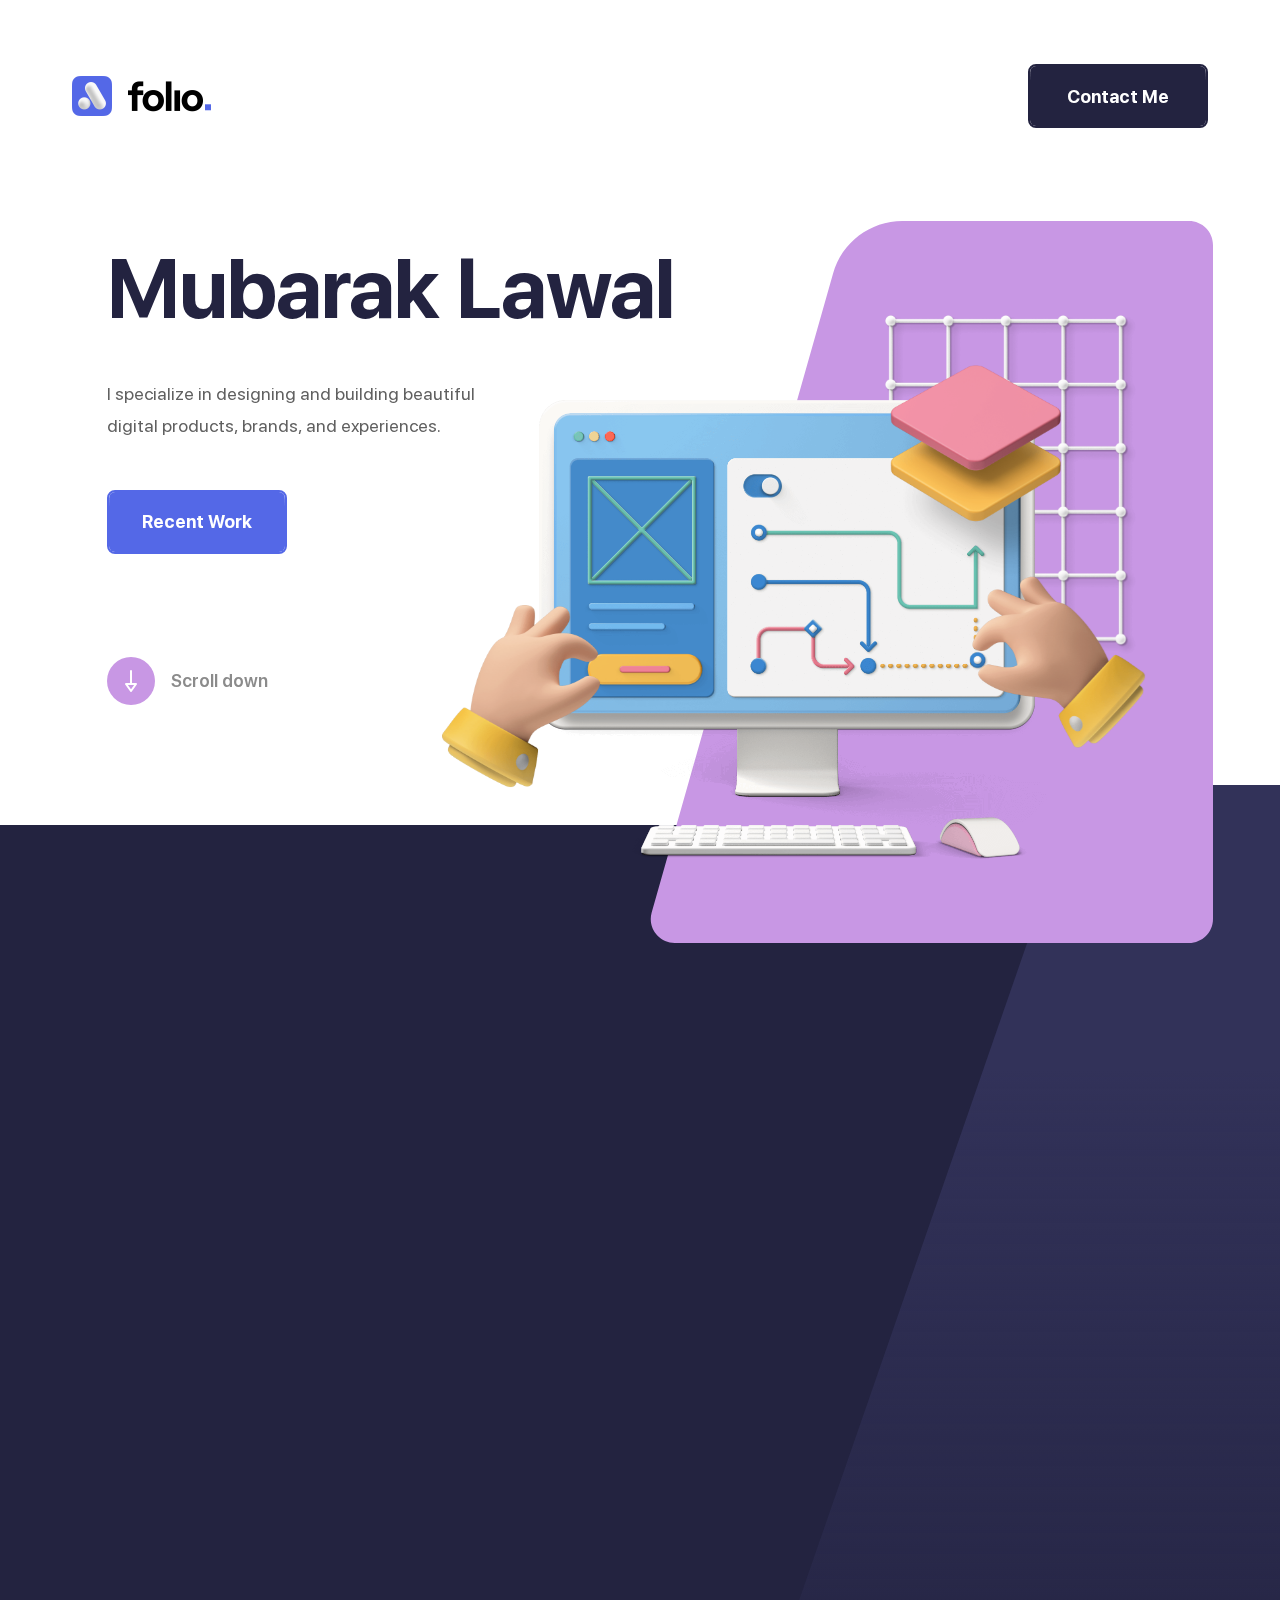
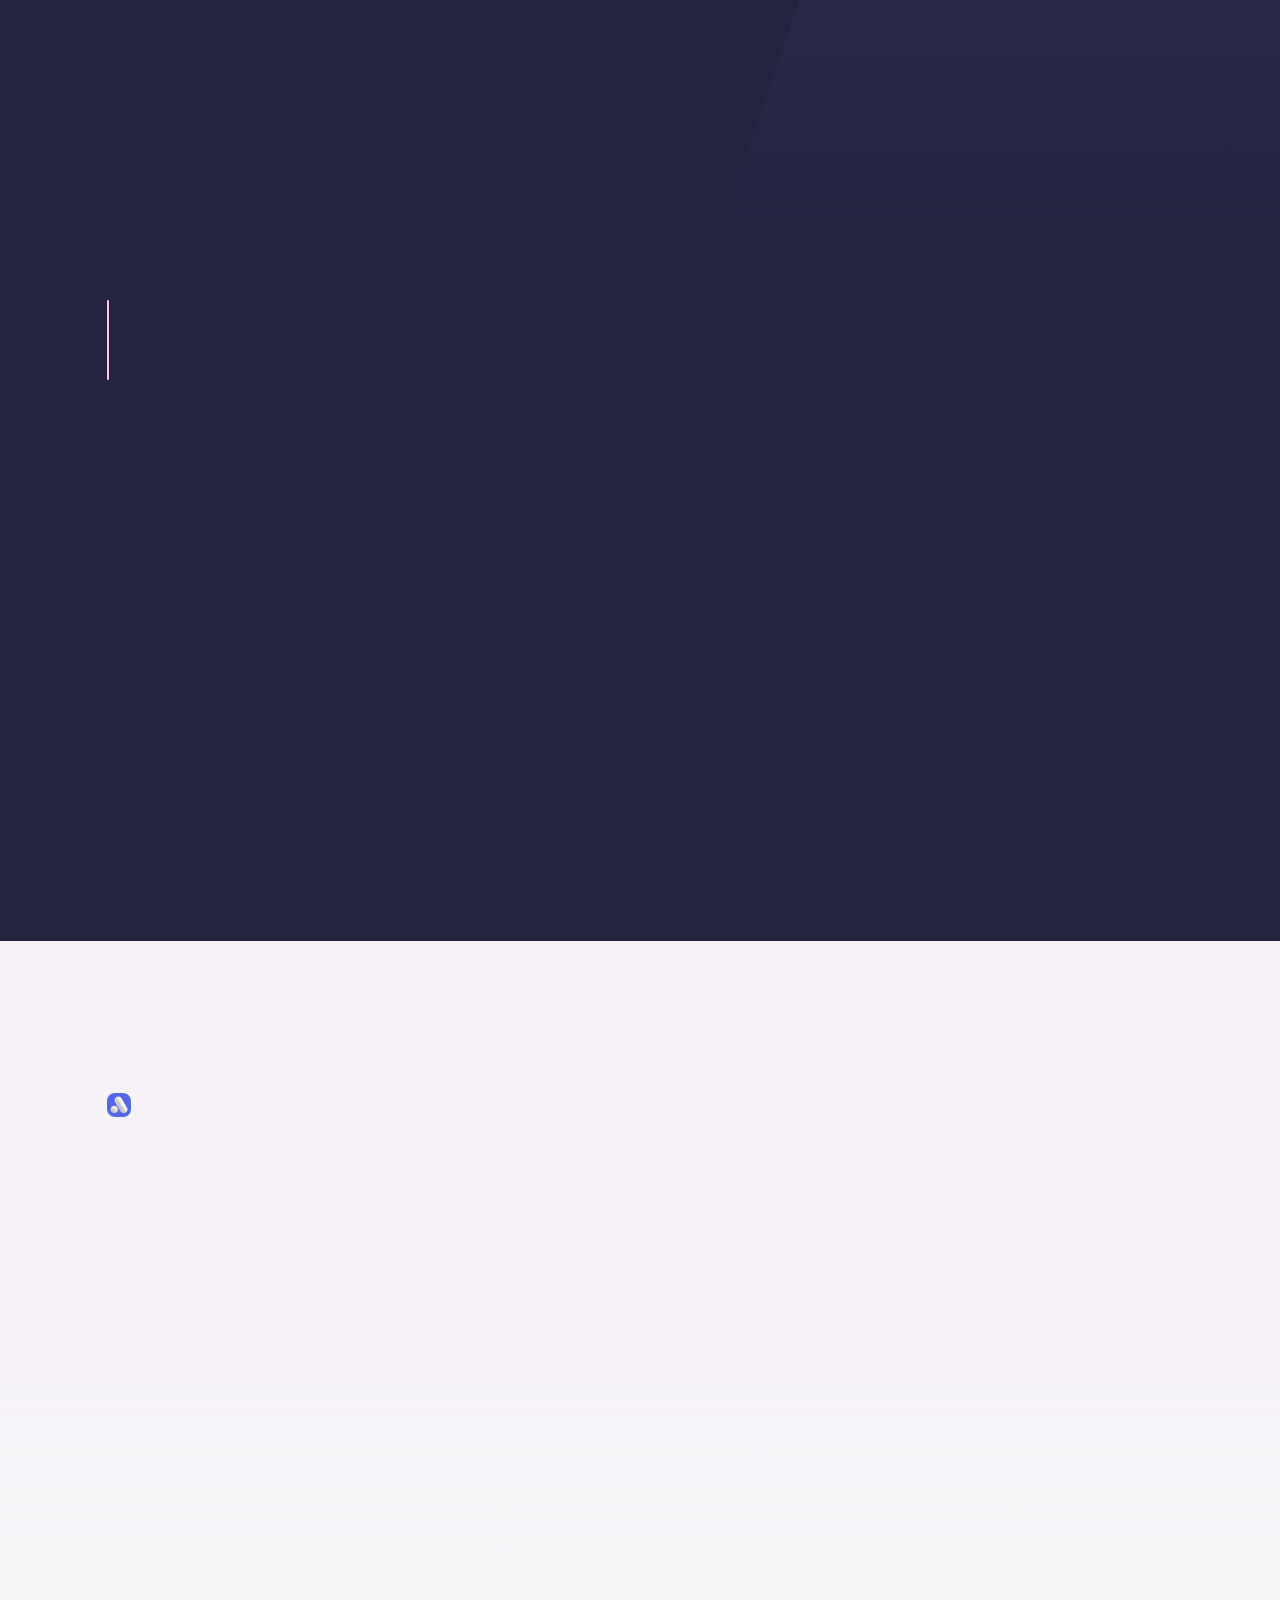
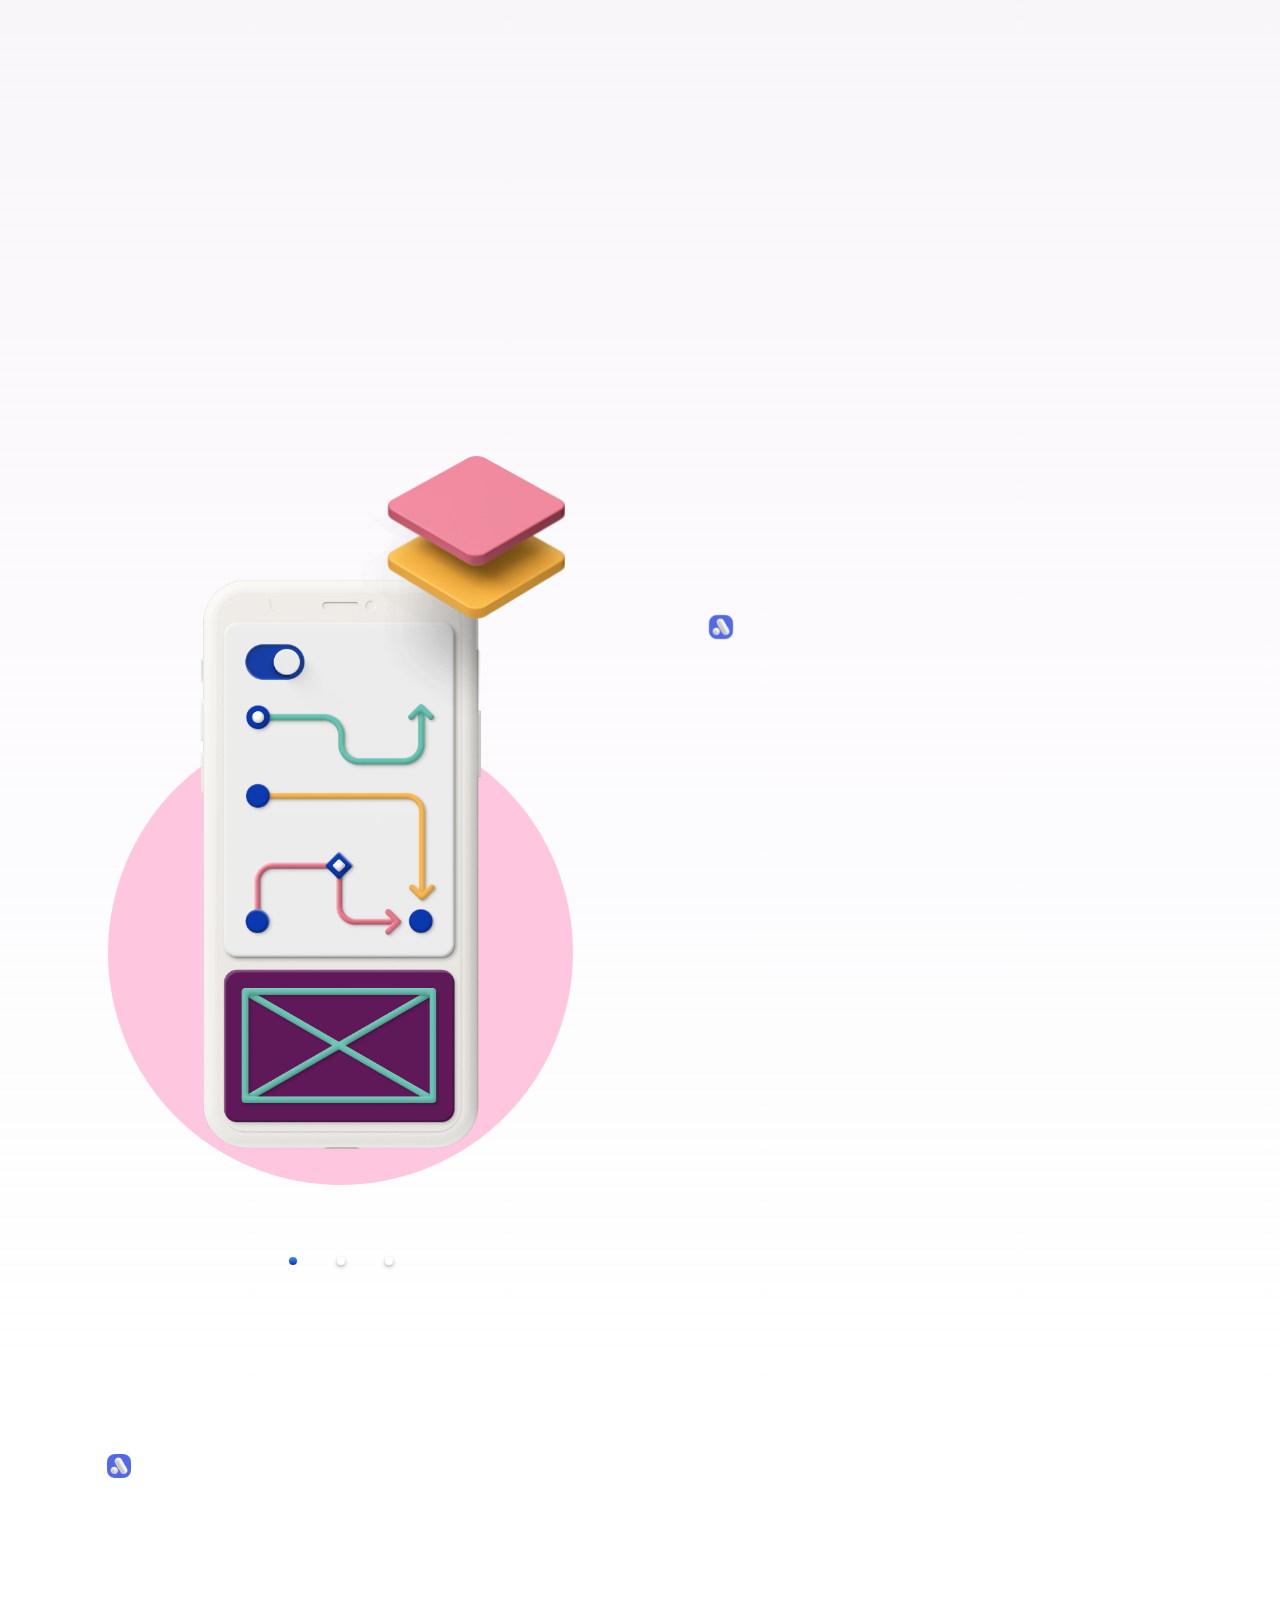
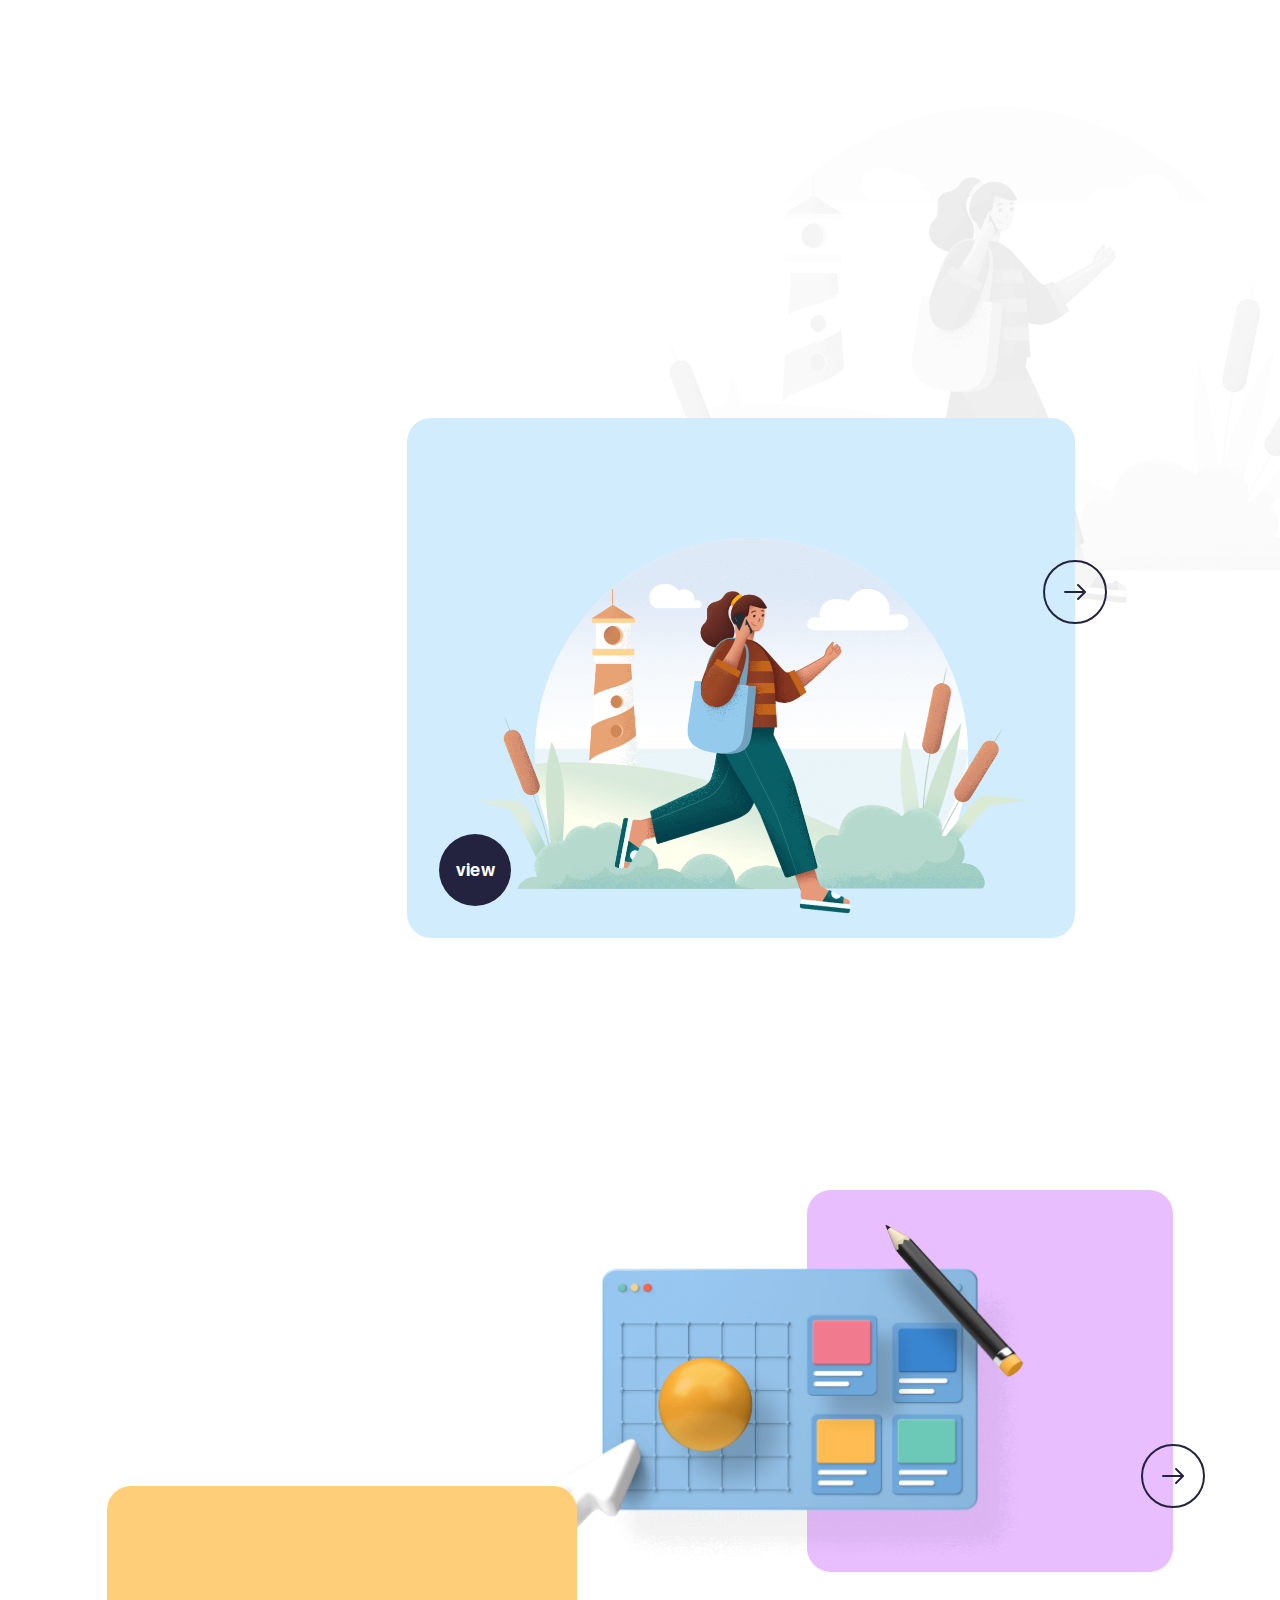
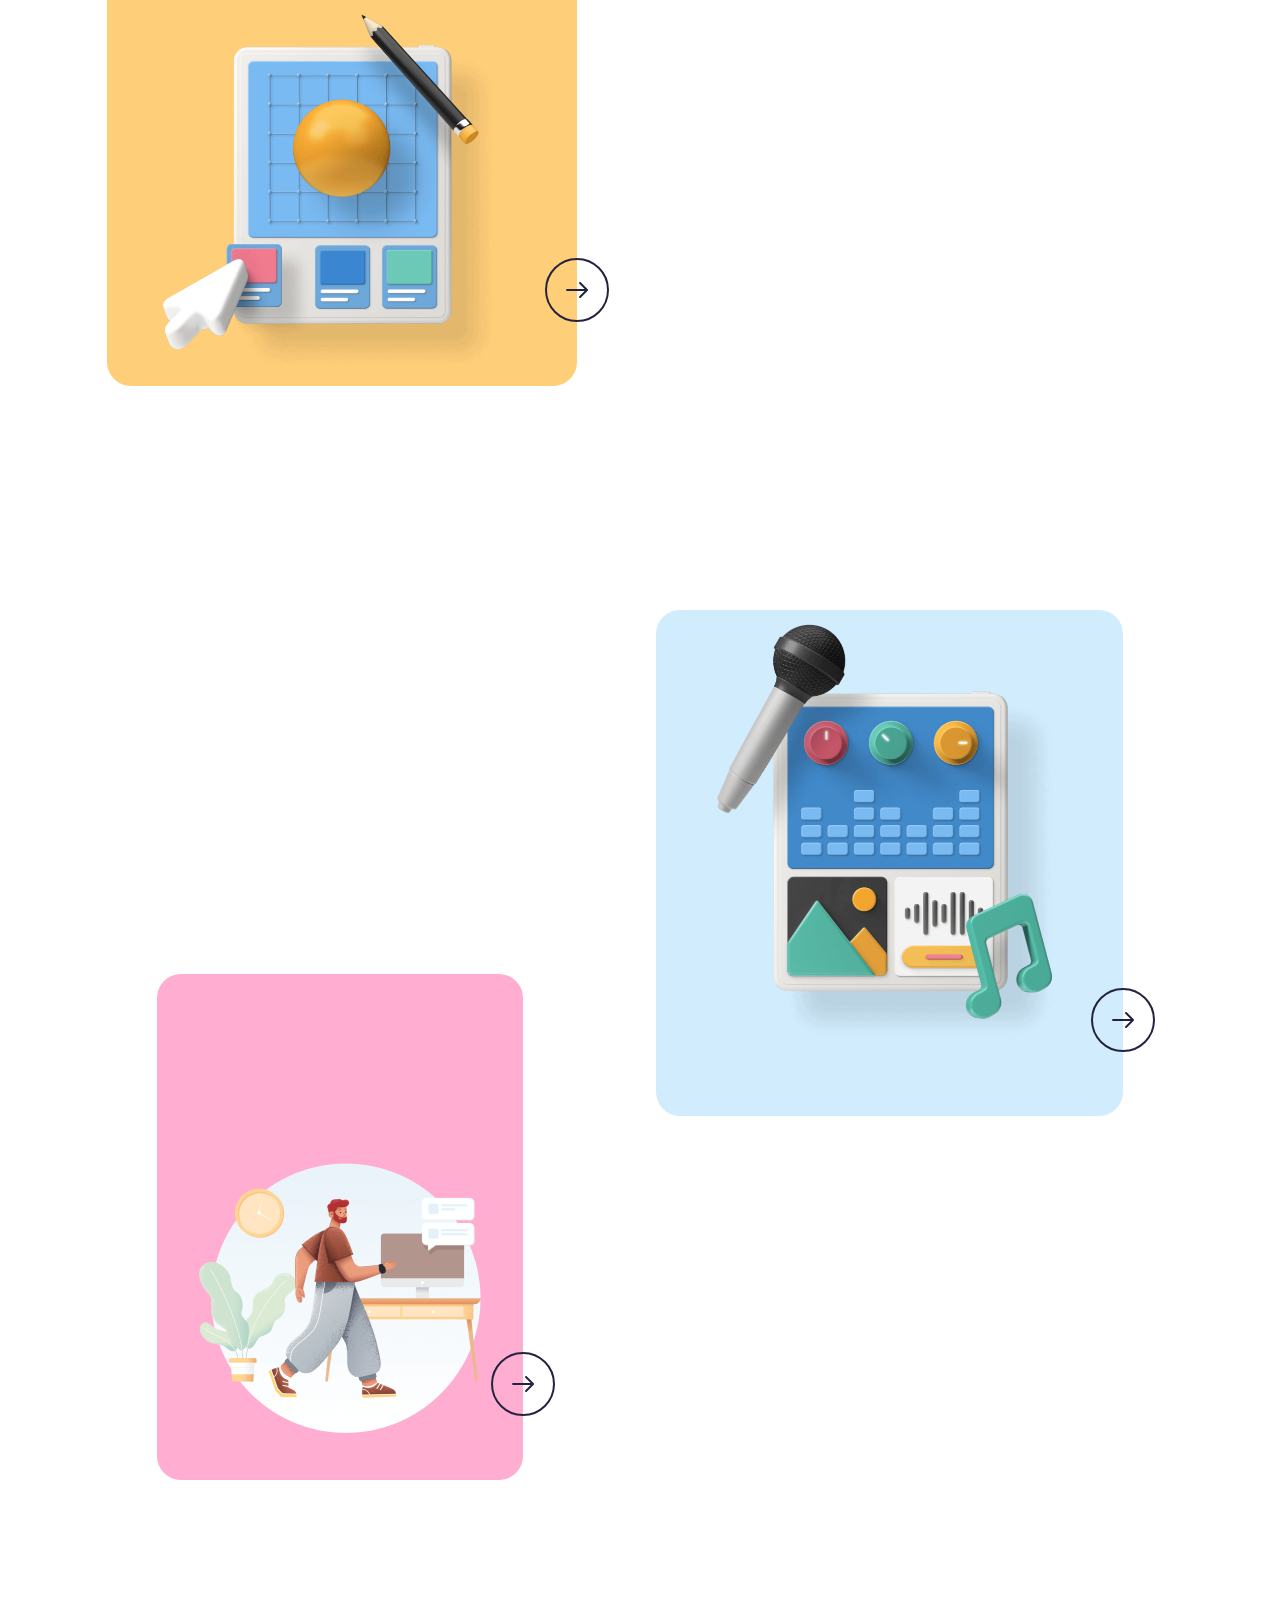
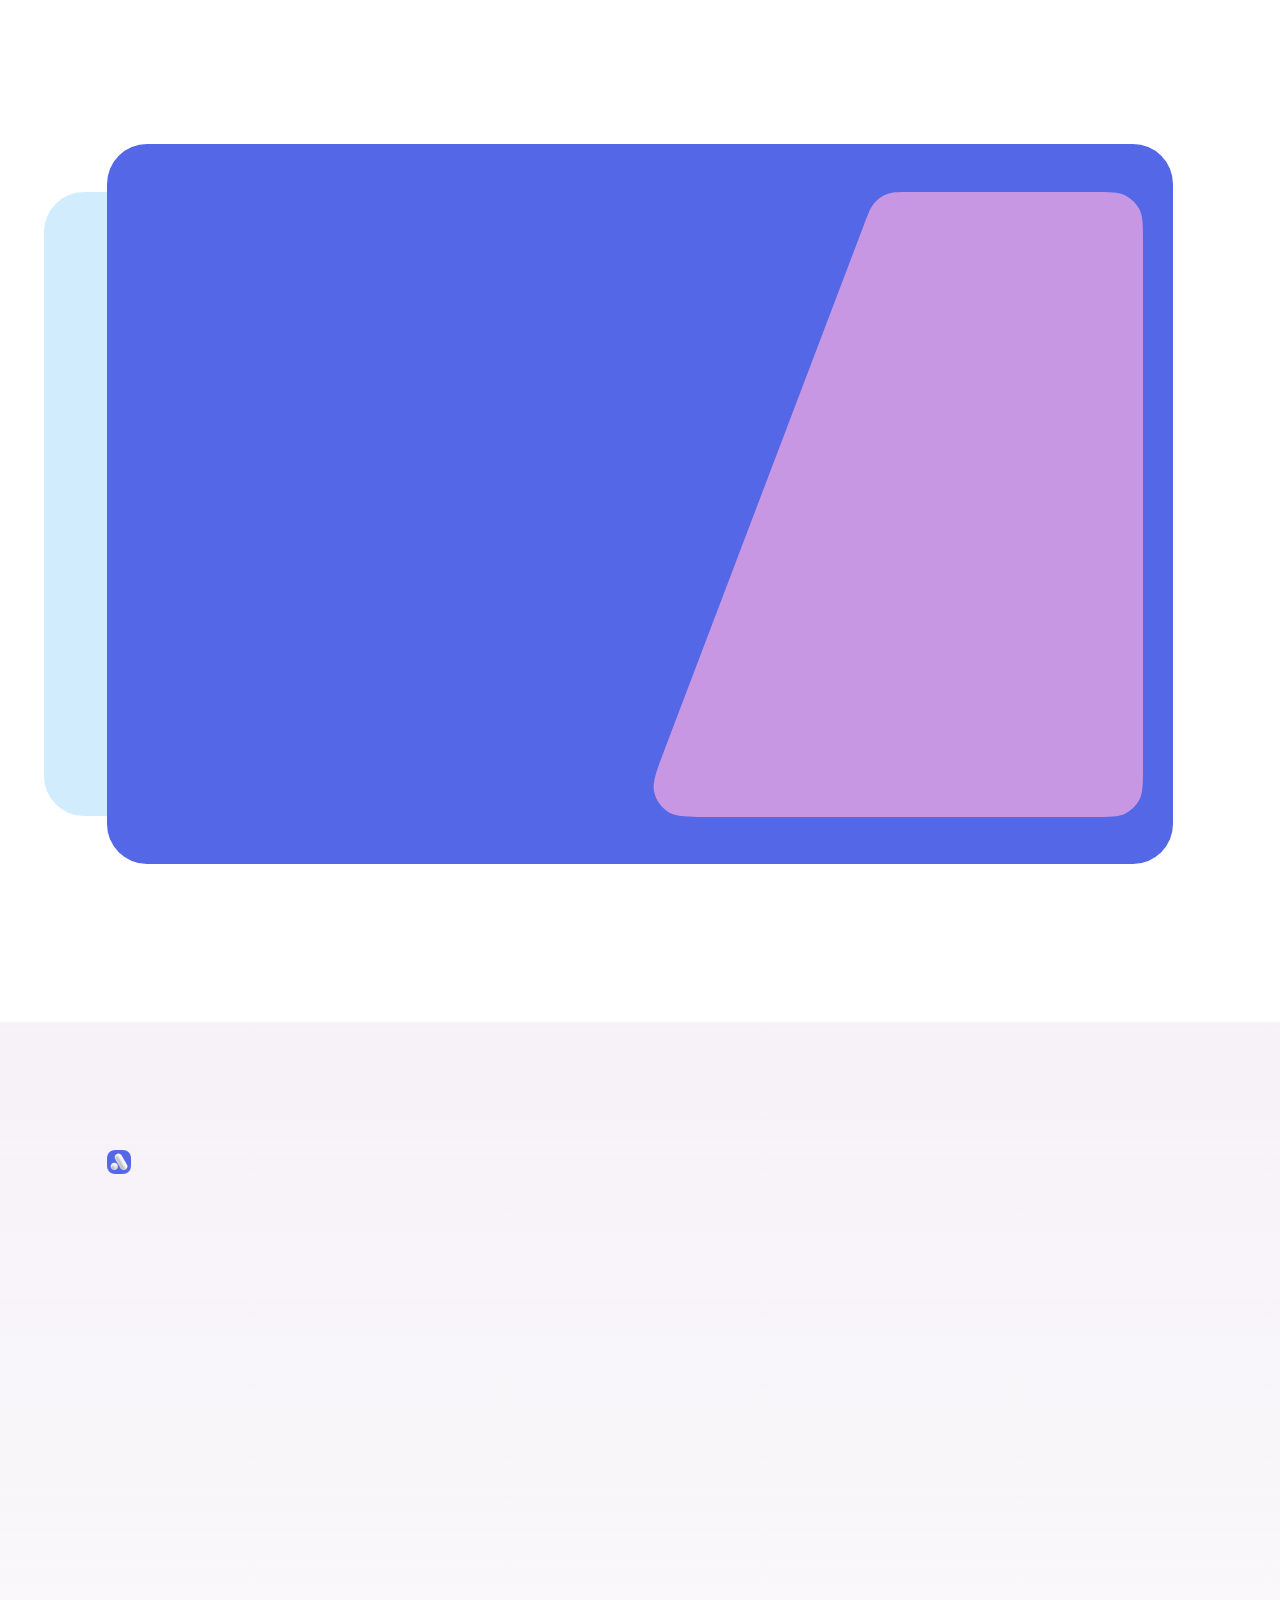
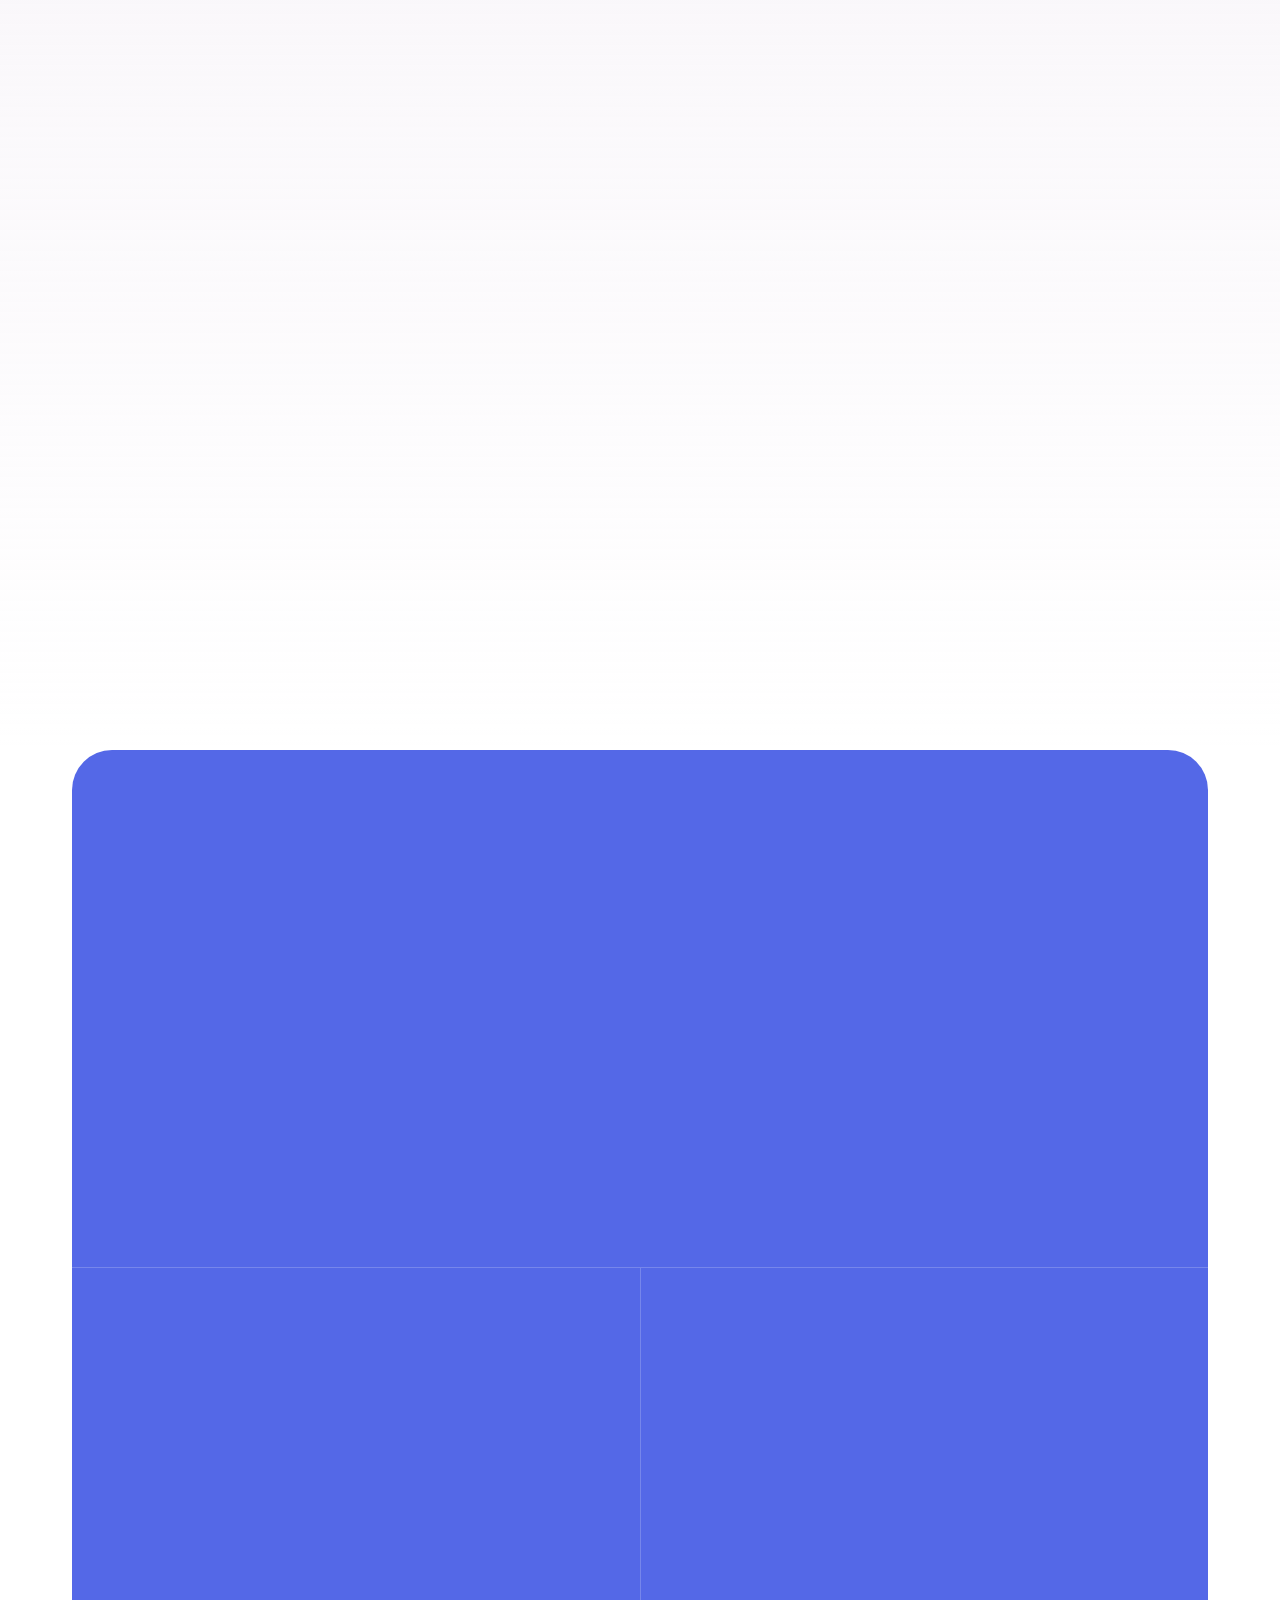
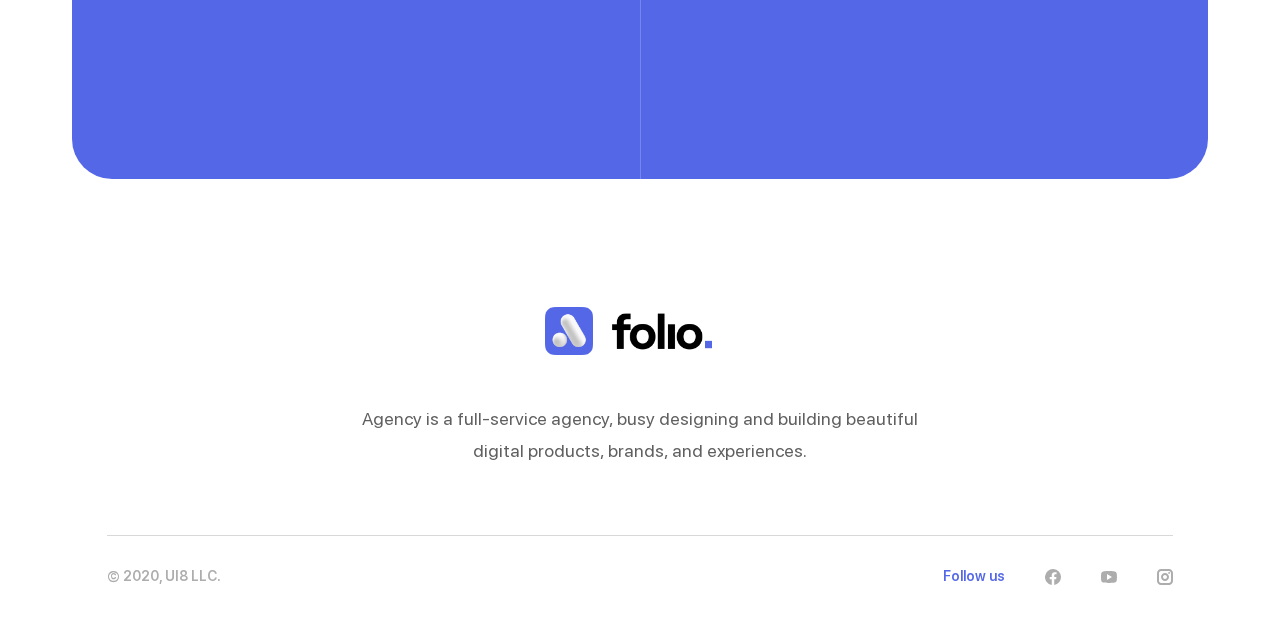
<file: zamirszn.github.io-main/index.html>
<!DOCTYPE html>
<html lang="en">
  
<!-- Mirrored from ui8-folio-agency.herokuapp.com/ by HTTrack Website Copier/3.x [XR&CO'2014], Sat, 29 Oct 2022 09:42:23 GMT -->
<!-- Added by HTTrack --><meta http-equiv="content-type" content="text/html;charset=UTF-8" /><!-- /Added by HTTrack -->
<head>
    <meta charset="utf-8">
    <title>Mubarak Lawal</title>
    <meta http-equiv="X-UA-Compatible" content="IE=Edge">
    <meta name="viewport" content="width=device-width, initial-scale=1, maximum-scale=1.0, user-scalable=no">
    <meta name="format-detection" content="telephone=no">
    <link rel="apple-touch-icon" sizes="180x180" href="img/apple-touch-icon.png">
    <link rel="icon" type="image/png" sizes="32x32" href="img/favicon-32x32.png">
    <link rel="icon" type="image/png" sizes="16x16" href="img/favicon-16x16.png">
    <link rel="manifest" href="img/site.html">
    <link rel="mask-icon" href="img/safari-pinned-tab.svg" color="#5bbad5">
    <meta name="msapplication-TileColor" content="#da532c">
    <meta name="theme-color" content="#ffffff">
    <meta name="description" content="Production-ready Portfolio and Case Study Template for Design Agencies">
    <meta name="twitter:card" content="summary">
    <meta name="twitter:site" content="@ui8">
    <meta name="twitter:title" content="Mubarak Lawal">
    <meta name="twitter:description" content="Production-ready Portfolio and Case Study Template for Design Agencies">
    <meta name="twitter:creator" content="@ui8">
    <meta name="twitter:image" content="img/twitter-card.jpg">
    <meta property="og:title" content="Mubarak Lawal">
    <meta property="og:type" content="Article">
    <meta property="og:url" content="https://ui8.net/ui8/products/folio-agency-kit">
    <meta property="og:image" content="img/fb-og-image.jpg">
    <meta property="og:description" content="Production-ready Portfolio and Case Study Template for Visual Designers">
    <meta property="og:site_name" content="Mubarak Lawal">
    <meta property="fb:admins" content="132951670226590">
    <link rel="stylesheet" media="all" href="css/app.css">
    <script>
      var viewportmeta = document.querySelector('meta[name="viewport"]');
      if (viewportmeta)
      {
        if (screen.width < 375)
        {
          var newScale = screen.width / 375;
          viewportmeta.content = 'width=375, minimum-scale=' + newScale + ', maximum-scale=1.0, user-scalable=no, initial-scale=' + newScale + '';
        }
        else
        {
          viewportmeta.content = 'width=device-width, maximum-scale=1.0, initial-scale=1.0';
        }
      }

    </script>
  </head>
  <body>
    <div class="page">
      <div class="main">
        <div class="header js-header">
          <div class="header__center center"><a class="header__logo js-header-logo" href="index-2.html"><img class="header__pic" src="img/logo.png" alt="" /></a><button class="header__btn btn btn_dark">Contact Me</button></div>
        </div>
        <div class="main__center center">
          <div class="main__wrap">
            <h1 class="main__title title" data-aos>
              <p><span>Mubarak</span> <span>Lawal</span></p>

            </h1>
            <div class="main__info" data-aos="animation-translate-up" data-aos-delay="200">I specialize in designing and building beautiful digital products, brands, and experiences. </div>
            <div class="main__btn" data-aos="animation-translate-up" data-aos-delay="400"><a class="btn btn_primary js-scroll" href="#projects">Recent Work</a></div><a class="main__scroll js-scroll" href="#details" data-aos="animation-translate-up">
              <div class="main__icon">
                <div class="main__arrows"><img class="main__pic" src="img/arrow-down.svg" alt=""><img class="main__pic" src="img/arrow-down.svg" alt=""></div>
              </div>
              <div class="main__text">Scroll down</div>
            </a>
          </div>
          <div class="main__bg" data-aos>
            <div class="main__preview"><img class="main__pic" src="img/main-pic-1.png" alt=""></div>
            <div class="main__preview"><img class="main__pic" src="img/main-pic-2.png" alt=""></div>
            <div class="main__preview"><img class="main__pic js-parallax" data-scale="1.6" data-orientation="up" src="img/main-pic-3.png" alt=""></div>
            <div class="main__preview"><img class="main__pic js-parallax" data-scale="1.3" data-orientation="down" src="img/main-pic-4.png" alt=""></div>
            <div class="main__preview"><img class="main__pic js-parallax" data-scale="1.2" data-orientation="right" src="img/main-pic-5.svg" alt=""></div>
            <div class="main__preview"><img class="main__pic js-parallax" data-scale="1.5" data-orientation="down" src="img/main-pic-6.png" alt=""></div>
          </div>
        </div>
        <div class="line"><svg class="line__svg" xmlns="http://www.w3.org/2000/svg" width="642" height="820">
            <path class="path" fill="none" stroke="#d1ecfd" stroke-width="2" d="M67.002 1c-9.846 2.322-18.256 5.77-25.23 10.347C14.268 29.392 1 59 1 80.242c0 19.465 4.22 33.53 10.7 44.064 8.173 13.266 21.127 23.34 35.946 31.717S81 167.65 99.544 164.4s35.194-14.103 42.438-25.04c6.803-10.273 9.465-18.356 10.034-26.6.594-8.62.814-19.894-12.9-35.218-3.31-3.697-9.405-8.03-15.145-10.693-2.098-.973-14.094-6.014-27.454-5.476-11.45.46-24.028 5.89-30.787 11.675C50.498 86.087 44.87 111.313 47.656 129c2.55 16.172 13.563 35.116 33.645 48.24 11.517 7.526 26.962 13.923 42.67 16.554 15.095 2.53 36.494 6.735 53.47 12.248 16.285 5.29 28.394 11.897 31.848 13.942 6.62 3.92 11.166 8.683 13.38 10.648 4.286 3.803 19.582 21.91 25.16 36.19 9.54 24.417 8.908 49.09 8.256 54.772-1.8 15.703-7 27.963-12.697 37.603-9.28 15.704-21.97 24.68-33.526 28.574-10.768 3.63-20.613 2.77-24.24.96-5.258-2.624-13.262-6.02-18.323-15.728-.928-1.78-2.566-4.622-3.738-9.447-.664-2.732-1.82-19.51 3.738-34.634 2.365-6.435 7.644-21.235 18.323-34.158 14.42-17.453 35.752-33.512 45.406-39.992 16.803-11.278 32.187-19.34 48.6-22.522 3.183-.617 17.907-2.69 31.893-.54 13.195 2.03 25.598 8.157 31.39 11.784 12.017 7.524 21.507 18.63 28.876 37.773 1.484 3.855 2.396 10.446 2.868 15.367.5 5.11.503 8.59 0 14.718-1.117 13.603-4.78 29.58-14.285 47.846-3.29 6.323-8.076 14.9-16.05 25.698-4.696 6.36-13.85 17.642-27.464 33.846l-42.38 50.89c-16.087 20.25-28.28 36.992-36.11 52.17-5.392 10.447-15.198 27.915-20.753 48.628-1.272 4.743-5.466 30.186-2.688 54.394 2.714 23.655 12.28 45.97 21.036 60.27 19.17 31.318 50.474 51.02 59.716 55.687 19.282 9.734 45.952 18.277 76.11 25.364C399.75 772.703 430.5 777.88 466 785.023l175.725 33.055"></path>
          </svg></div>
      </div>
      <div class="details js-details">
        <div class="details__anchor anchor" id="details"></div>
        <div class="bg">
          <div class="bg__preview"><img class="bg__pic js-parallax" data-scale="1.3" data-orientation="left" src="img/bg.svg" alt=""></div>
        </div>
        <div class="details__center center">
          <div class="details__head head">
            <div class="head__box">
              <div class="head__stage stage" data-aos="animation-translate-right"><span class="stage__number">01.</span> Who We Are<div class="stage__logo"><img class="stage__pic" src="img/logo-sm.png" alt=""></div>
              </div>
              <h2 class="head__title h2" data-aos="animation-scale-y" data-aos-delay="200">I Help Bring your Digital Vision to Life</h2>
            </div>
            <div class="head__arrows arrows arrows_white" data-aos="animation-scale-y" data-aos-delay="400"><button class="arrows__prev js-prev"><svg class="icon icon-arrow-prev">
                  <use xlink:href="img/sprite.svg#icon-arrow-prev"></use>
                </svg></button><button class="arrows__next js-next"><svg class="icon icon-arrow-next">
                  <use xlink:href="img/sprite.svg#icon-arrow-next"></use>
                </svg></button></div><select class="head__select js-details-select">
              <option>2019</option>
              <option>2020</option>
              <option>2021</option>
              <option >2022</option>
              <option selected>2023</option>
            </select>
          </div>
          <div class="details__body">
            <div class="details__years" data-aos="animation-translate-right">
              <div class="details__year js-details-year">2018<div class="details__line">
                  <div class="details__dot"></div>
                </div>
              </div>
              <div class="details__year js-details-year">2019<div class="details__line">
                  <div class="details__dot"></div>
                </div>
              </div>
              <div class="details__year js-details-year">2021<div class="details__line">
                  <div class="details__dot"></div>
                </div>
              </div>
              <div class="details__year js-details-year active">2022<div class="details__line">
                  <div class="details__dot"></div>
                </div>
              </div>
              <div class="details__year js-details-year">2023<div class="details__line">
                  <div class="details__dot"></div>
                </div>
              </div>
            </div>
            <div class="details__container" data-aos="animation-translate-up">
              <div class="details__inner">
                <div class="details__slider js-details-slider"><a class="details__preview" href="case.html"><img class="details__pic" src="img/details-pic-1.png" alt=""></a><a class="details__preview" href="case.html"><img class="details__pic" src="img/details-pic-2.png" alt=""></a><a class="details__preview" href="case.html"><img class="details__pic" src="img/details-pic-3.png" alt=""></a><a class="details__preview" href="case.html"><img class="details__pic" src="img/details-pic-1.png" alt=""></a><a class="details__preview" href="case.html"><img class="details__pic" src="img/details-pic-2.png" alt=""></a></div>
              </div>
            </div>
          </div>
          <div class="details__foot">
            <div class="details__wrap">
              <h5 class="details__info h5" data-aos="animation-scale-y">My commitment lies in delivering high-quality results that meet the unique needs and preferences of each project.</h5>
              <div class="details__text" data-aos="animation-scale-y" data-aos-delay="200">4,404 curated design resources to energize your creative workflow. We're a growing family of 334,531 designers and makers from around the world</div>
              <div class="details__btn" data-aos="animation-scale-y" data-aos-delay="400"><button class="btn btn_primary">Contact Me</button></div>
            </div>
            <div class="details__counter" data-aos>
              <div class="details__front"></div>
              <div class="details__back">
                <div class="details__number number">5</div>
                <div class="details__category h6">Bigest Brandings</div>
              </div>
            </div>
          </div>
        </div>
        <div class="line" data-aos="animation-line" data-aos-offset="0"><svg class="line__svg" xmlns="http://www.w3.org/2000/svg" width="542" height="820">
            <path fill="none" stroke="#323259" stroke-width="2" d="M67.002 1c-9.846 2.322-18.256 5.77-25.23 10.347C14.268 29.392 1 59 1 80.242c0 19.465 4.22 33.53 10.7 44.064 8.173 13.266 21.127 23.34 35.946 31.717S81 167.65 99.544 164.4s35.194-14.103 42.438-25.04c6.803-10.273 9.465-18.356 10.034-26.6.594-8.62.814-19.894-12.9-35.218-3.31-3.697-9.405-8.03-15.145-10.693-2.098-.973-14.094-6.014-27.454-5.476-11.45.46-24.028 5.89-30.787 11.675C50.498 86.087 44.87 111.313 47.656 129c2.55 16.172 13.563 35.116 33.645 48.24 11.517 7.526 26.962 13.923 42.67 16.554 15.095 2.53 36.494 6.735 53.47 12.248 16.285 5.29 28.394 11.897 31.848 13.942 6.62 3.92 11.166 8.683 13.38 10.648 4.286 3.803 19.582 21.91 25.16 36.19 9.54 24.417 8.908 49.09 8.256 54.772-1.8 15.703-7 27.963-12.697 37.603-9.28 15.704-21.97 24.68-33.526 28.574-10.768 3.63-20.613 2.77-24.24.96-5.258-2.624-13.262-6.02-18.323-15.728-.928-1.78-2.566-4.622-3.738-9.447-.664-2.732-1.82-19.51 3.738-34.634 2.365-6.435 7.644-21.235 18.323-34.158 14.42-17.453 35.752-33.512 45.406-39.992 16.803-11.278 32.187-19.34 48.6-22.522 3.183-.617 17.907-2.69 31.893-.54 13.195 2.03 25.598 8.157 31.39 11.784 12.017 7.524 21.507 18.63 28.876 37.773 1.484 3.855 2.396 10.446 2.868 15.367.5 5.11.503 8.59 0 14.718-1.117 13.603-4.78 29.58-14.285 47.846-3.29 6.323-8.076 14.9-16.05 25.698-4.696 6.36-13.85 17.642-27.464 33.846l-42.38 50.89c-16.087 20.25-28.28 36.992-36.11 52.17-5.392 10.447-15.198 27.915-20.753 48.628-1.272 4.743-5.466 30.186-2.688 54.394 2.714 23.655 12.28 45.97 21.036 60.27 19.17 31.318 50.474 51.02 59.716 55.687 19.282 9.734 45.952 18.277 76.11 25.364C399.75 772.703 430.5 777.88 466 785.023l175.725 33.055"></path>
          </svg></div>
      </div>
      <div class="wrapper">
        <div class="lines">
          <div class="line" data-aos="animation-line" data-aos-offset="0"><svg class="line__svg" xmlns="http://www.w3.org/2000/svg" width="542" height="820">
              <path fill="none" stroke="#9A97ED" stroke-width="2" d="M67.002 1c-9.846 2.322-18.256 5.77-25.23 10.347C14.268 29.392 1 59 1 80.242c0 19.465 4.22 33.53 10.7 44.064 8.173 13.266 21.127 23.34 35.946 31.717S81 167.65 99.544 164.4s35.194-14.103 42.438-25.04c6.803-10.273 9.465-18.356 10.034-26.6.594-8.62.814-19.894-12.9-35.218-3.31-3.697-9.405-8.03-15.145-10.693-2.098-.973-14.094-6.014-27.454-5.476-11.45.46-24.028 5.89-30.787 11.675C50.498 86.087 44.87 111.313 47.656 129c2.55 16.172 13.563 35.116 33.645 48.24 11.517 7.526 26.962 13.923 42.67 16.554 15.095 2.53 36.494 6.735 53.47 12.248 16.285 5.29 28.394 11.897 31.848 13.942 6.62 3.92 11.166 8.683 13.38 10.648 4.286 3.803 19.582 21.91 25.16 36.19 9.54 24.417 8.908 49.09 8.256 54.772-1.8 15.703-7 27.963-12.697 37.603-9.28 15.704-21.97 24.68-33.526 28.574-10.768 3.63-20.613 2.77-24.24.96-5.258-2.624-13.262-6.02-18.323-15.728-.928-1.78-2.566-4.622-3.738-9.447-.664-2.732-1.82-19.51 3.738-34.634 2.365-6.435 7.644-21.235 18.323-34.158 14.42-17.453 35.752-33.512 45.406-39.992 16.803-11.278 32.187-19.34 48.6-22.522 3.183-.617 17.907-2.69 31.893-.54 13.195 2.03 25.598 8.157 31.39 11.784 12.017 7.524 21.507 18.63 28.876 37.773 1.484 3.855 2.396 10.446 2.868 15.367.5 5.11.503 8.59 0 14.718-1.117 13.603-4.78 29.58-14.285 47.846-3.29 6.323-8.076 14.9-16.05 25.698-4.696 6.36-13.85 17.642-27.464 33.846l-42.38 50.89c-16.087 20.25-28.28 36.992-36.11 52.17-5.392 10.447-15.198 27.915-20.753 48.628-1.272 4.743-5.466 30.186-2.688 54.394 2.714 23.655 12.28 45.97 21.036 60.27 19.17 31.318 50.474 51.02 59.716 55.687 19.282 9.734 45.952 18.277 76.11 25.364C399.75 772.703 430.5 777.88 466 785.023l175.725 33.055"></path>
            </svg></div>
          <div class="line" data-aos="animation-line" data-aos-offset="0"><svg class="line__svg" xmlns="http://www.w3.org/2000/svg" width="542" height="820">
              <path fill="none" stroke="#9A97ED" stroke-width="2" d="M67.002 1c-9.846 2.322-18.256 5.77-25.23 10.347C14.268 29.392 1 59 1 80.242c0 19.465 4.22 33.53 10.7 44.064 8.173 13.266 21.127 23.34 35.946 31.717S81 167.65 99.544 164.4s35.194-14.103 42.438-25.04c6.803-10.273 9.465-18.356 10.034-26.6.594-8.62.814-19.894-12.9-35.218-3.31-3.697-9.405-8.03-15.145-10.693-2.098-.973-14.094-6.014-27.454-5.476-11.45.46-24.028 5.89-30.787 11.675C50.498 86.087 44.87 111.313 47.656 129c2.55 16.172 13.563 35.116 33.645 48.24 11.517 7.526 26.962 13.923 42.67 16.554 15.095 2.53 36.494 6.735 53.47 12.248 16.285 5.29 28.394 11.897 31.848 13.942 6.62 3.92 11.166 8.683 13.38 10.648 4.286 3.803 19.582 21.91 25.16 36.19 9.54 24.417 8.908 49.09 8.256 54.772-1.8 15.703-7 27.963-12.697 37.603-9.28 15.704-21.97 24.68-33.526 28.574-10.768 3.63-20.613 2.77-24.24.96-5.258-2.624-13.262-6.02-18.323-15.728-.928-1.78-2.566-4.622-3.738-9.447-.664-2.732-1.82-19.51 3.738-34.634 2.365-6.435 7.644-21.235 18.323-34.158 14.42-17.453 35.752-33.512 45.406-39.992 16.803-11.278 32.187-19.34 48.6-22.522 3.183-.617 17.907-2.69 31.893-.54 13.195 2.03 25.598 8.157 31.39 11.784 12.017 7.524 21.507 18.63 28.876 37.773 1.484 3.855 2.396 10.446 2.868 15.367.5 5.11.503 8.59 0 14.718-1.117 13.603-4.78 29.58-14.285 47.846-3.29 6.323-8.076 14.9-16.05 25.698-4.696 6.36-13.85 17.642-27.464 33.846l-42.38 50.89c-16.087 20.25-28.28 36.992-36.11 52.17-5.392 10.447-15.198 27.915-20.753 48.628-1.272 4.743-5.466 30.186-2.688 54.394 2.714 23.655 12.28 45.97 21.036 60.27 19.17 31.318 50.474 51.02 59.716 55.687 19.282 9.734 45.952 18.277 76.11 25.364C399.75 772.703 430.5 777.88 466 785.023l175.725 33.055"></path>
            </svg></div>
        </div>
        <div class="work js-work">
          <div class="work__anchor anchor" id="work"></div>
          <div class="work__center center">
            <div class="work__head head">
              <div class="head__box">
                <div class="head__stage stage"><span class="stage__line" data-aos="animation-translate-right"><span class="stage__number">02.</span> What We Do</span>
                  <div class="stage__logo"><img class="stage__pic" src="img/logo-sm.png" alt=""></div>
                </div>
                <h2 class="head__title h2" data-aos="animation-scale-y" data-aos-delay="200">I Help Bring your Digital Vision to Life</h2>
              </div>
              <div class="head__arrows arrows" data-aos="animation-scale-y" data-aos-delay="400"><button class="arrows__prev js-prev"><svg class="icon icon-arrow-prev">
                    <use xlink:href="img/sprite.svg#icon-arrow-prev"></use>
                  </svg></button><button class="arrows__next js-next"><svg class="icon icon-arrow-next">
                    <use xlink:href="img/sprite.svg#icon-arrow-next"></use>
                  </svg></button></div>
            </div>
            <div class="work__inner" data-aos="animation-translate-up">
              <div class="work__container">
                <div class="work__slider js-work-slider">
                  <div class="work__slide">
                    <div class="work__item">
                      <div class="work__preview"><img class="work__pic" src="img/work-pic-1.png" alt=""></div>
                      <h6 class="work__category h6">Strategy</h6>
                    </div>
                  </div>
                  <div class="work__slide">
                    <div class="work__item">
                      <div class="work__preview"><img class="work__pic" src="img/work-pic-2.png" alt=""></div>
                      <h6 class="work__category h6">Branding</h6>
                    </div>
                  </div>
                  <div class="work__slide">
                    <div class="work__item">
                      <div class="work__preview"><img class="work__pic" src="img/work-pic-3.png" alt=""></div>
                      <h6 class="work__category h6">Interactive</h6>
                    </div>
                  </div>
                  <div class="work__slide">
                    <div class="work__item">
                      <div class="work__preview"><img class="work__pic" src="img/work-pic-4.png" alt=""></div>
                      <h6 class="work__category h6">Communicate</h6>
                    </div>
                  </div>
                  <div class="work__slide">
                    <div class="work__item">
                      <div class="work__preview"><img class="work__pic" src="img/work-pic-5.png" alt=""></div>
                      <h6 class="work__category h6">Copywriting</h6>
                    </div>
                  </div>
                  <div class="work__slide">
                    <div class="work__item">
                      <div class="work__preview"><img class="work__pic" src="img/work-pic-6.png" alt=""></div>
                      <h6 class="work__category h6">Web Design</h6>
                    </div>
                  </div>
                  <div class="work__slide">
                    <div class="work__item">
                      <div class="work__preview"><img class="work__pic" src="img/work-pic-7.png" alt=""></div>
                      <h6 class="work__category h6">Mobile App</h6>
                    </div>
                  </div>
                  <div class="work__slide">
                    <div class="work__item">
                      <div class="work__preview"><img class="work__pic" src="img/work-pic-8.png" alt=""></div>
                      <h6 class="work__category h6">Motion Design</h6>
                    </div>
                  </div>
                </div>
              </div>
            </div>
          </div>
        </div>
        <div class="achievement">
          <div class="achievement__center center">
            <div class="achievement__container">
              <div class="achievement__slider js-achievement-slider">
                <div class="achievement__slide">
                  <div class="achievement__group">
                    <div class="achievement__preview"><img class="achievement__pic" src="img/achievement-pic-1.png" alt=""></div>
                    <div class="achievement__preview"><img class="achievement__pic js-parallax" data-scale="1.3" data-orientation="up" src="img/achievement-pic-2.svg" alt=""></div>
                    <div class="achievement__preview"><img class="achievement__pic js-parallax" data-scale="1.4" data-orientation="down" src="img/achievement-pic-3.png" alt=""></div>
                  </div>
                </div>
                <div class="achievement__slide">
                  <div class="achievement__group">
                    <div class="achievement__preview"><img class="achievement__pic" src="img/achievement-pic-1.png" alt=""></div>
                    <div class="achievement__preview"><img class="achievement__pic" src="img/achievement-pic-2.svg" alt=""></div>
                    <div class="achievement__preview"><img class="achievement__pic" src="img/achievement-pic-3.png" alt=""></div>
                  </div>
                </div>
                <div class="achievement__slide">
                  <div class="achievement__group">
                    <div class="achievement__preview"><img class="achievement__pic" src="img/achievement-pic-1.png" alt=""></div>
                    <div class="achievement__preview"><img class="achievement__pic" src="img/achievement-pic-2.svg" alt=""></div>
                    <div class="achievement__preview"><img class="achievement__pic" src="img/achievement-pic-3.png" alt=""></div>
                  </div>
                </div>
              </div>
            </div>
            <div class="achievement__wrap">
              <div class="achievement__stage stage"><span class="stage__line" data-aos="animation-translate-right"><span class="stage__number">03.</span> Achievement</span>
                <div class="stage__logo"><img class="stage__pic" src="img/logo-sm.png" alt=""></div>
              </div>
              <h5 class="achievement__title h5" data-aos="animation-scale-y" data-aos-delay="200">My commitment lies in delivering high-quality results that meet the unique needs and preferences of each project.</h5>
              <div class="achievement__number number" data-aos><span>6</span><span>8</span></div>
              <div class="achievement__info h6" data-aos="animation-scale-y" data-aos-delay="600"><span>😎</span>Successful Projects</div>
            </div>
          </div>
        </div>
      </div>
      <div class="projects">
        <div class="projects__anchor anchor" id="projects"></div>
        <div class="projects__center center">
          <div class="projects__head head">
            <div class="head__box">
              <div class="head__stage stage"><span class="stage__line" data-aos="animation-translate-right"><span class="stage__number">04.</span> Famous Projects</span>
                <div class="stage__logo"><img class="stage__pic" src="img/logo-sm.png" alt=""></div>
              </div>
              <h2 class="head__title title" data-aos="animation-scale-y" data-aos-delay="200">Our Partnerships</h2>
              <div class="head__text" data-aos="animation-scale-y" data-aos-delay="400">Agency is a full-service agency, busy designing and building beautiful digital products, brands, and experiences.</div>
            </div>
            <div class="head__btns" data-aos="animation-scale-y" data-aos-delay="400"><button class="head__btn btn btn_primary">Contact Me</button></div>
          </div>
          <div class="projects__body">
            <div class="projects__desc">
              <div class="projects__category category" data-aos="animation-scale-y">Featured Product</div>
              <h4 class="projects__info h4" data-aos="animation-scale-y" data-aos-delay="200">Sapiens: The Free Character Builder App.</h4>
              <div class="projects__text" data-aos="animation-scale-y" data-aos-delay="400">Beautiful library of modular, component-based character illustrations free to use for all your personal or client projects.</div><a class="projects__arrow arrow" data-aos="animation-scale-y" data-aos-delay="600" href="case.html">
                <div class="arrow__line"><svg class="icon icon-arrow-next">
                    <use xlink:href="img/sprite.svg#icon-arrow-next"></use>
                  </svg><svg class="icon icon-arrow-next">
                    <use xlink:href="img/sprite.svg#icon-arrow-next"></use>
                  </svg></div>
              </a>
            </div>
            <div class="projects__preview"><a class="projects__view" href="case.html">view</a><a class="projects__arrow arrow" href="case.html">
                <div class="arrow__line"><svg class="icon icon-arrow-next">
                    <use xlink:href="img/sprite.svg#icon-arrow-next"></use>
                  </svg><svg class="icon icon-arrow-next">
                    <use xlink:href="img/sprite.svg#icon-arrow-next"></use>
                  </svg></div>
              </a>
              <div class="projects__img"><img class="projects__pic js-parallax" data-scale="1.3" data-orientation="up" src="img/projects-pic-1.png" alt=""></div>
            </div>
          </div>
          <div class="projects__list">
            <div class="projects__item">
              <h4 class="projects__info h4" data-aos="animation-scale-y">Bento Vol. 2</h4>
              <div class="projects__preview">
                <div class="projects__img"><img class="projects__pic js-parallax" data-scale="1.3" data-orientation="right" src="img/projects-pic-2.png" alt=""></div><a class="projects__arrow arrow" href="case.html">
                  <div class="arrow__line"><svg class="icon icon-arrow-next">
                      <use xlink:href="img/sprite.svg#icon-arrow-next"></use>
                    </svg><svg class="icon icon-arrow-next">
                      <use xlink:href="img/sprite.svg#icon-arrow-next"></use>
                    </svg></div>
                </a>
              </div>
              <div class="projects__text" data-aos="animation-scale-y" data-aos-offset="200">Agency is a full-service agency, busy designing and building beautiful digital products, brands, and experiences.</div><a class="projects__arrow arrow" data-aos="animation-scale-y" data-aos-delay="400" href="case.html">
                <div class="arrow__line"><svg class="icon icon-arrow-next">
                    <use xlink:href="img/sprite.svg#icon-arrow-next"></use>
                  </svg><svg class="icon icon-arrow-next">
                    <use xlink:href="img/sprite.svg#icon-arrow-next"></use>
                  </svg></div>
              </a>
            </div>
            <div class="projects__item">
              <h4 class="projects__info h4" data-aos="animation-scale-y">Bento 3D Illustration</h4>
              <div class="projects__preview">
                <div class="projects__img"><img class="projects__pic js-parallax" data-scale="1.3" data-orientation="up" src="img/projects-pic-3.png" alt=""></div><a class="projects__arrow arrow" href="case.html">
                  <div class="arrow__line"><svg class="icon icon-arrow-next">
                      <use xlink:href="img/sprite.svg#icon-arrow-next"></use>
                    </svg><svg class="icon icon-arrow-next">
                      <use xlink:href="img/sprite.svg#icon-arrow-next"></use>
                    </svg></div>
                </a>
              </div>
              <div class="projects__text" data-aos="animation-scale-y" data-aos-offset="200">Agency is a full-service agency, busy designing and building beautiful digital products, brands, and experiences.</div><a class="projects__arrow arrow" data-aos="animation-scale-y" data-aos-delay="400" href="case.html">
                <div class="arrow__line"><svg class="icon icon-arrow-next">
                    <use xlink:href="img/sprite.svg#icon-arrow-next"></use>
                  </svg><svg class="icon icon-arrow-next">
                    <use xlink:href="img/sprite.svg#icon-arrow-next"></use>
                  </svg></div>
              </a>
            </div>
            <div class="projects__item">
              <h4 class="projects__info h4" data-aos="animation-scale-y">Bento Vol. 3</h4>
              <div class="projects__preview">
                <div class="projects__img"><img class="projects__pic js-parallax" data-scale="1.2" data-orientation="down" src="img/projects-pic-4.png" alt=""></div><a class="projects__arrow arrow" href="case.html">
                  <div class="arrow__line"><svg class="icon icon-arrow-next">
                      <use xlink:href="img/sprite.svg#icon-arrow-next"></use>
                    </svg><svg class="icon icon-arrow-next">
                      <use xlink:href="img/sprite.svg#icon-arrow-next"></use>
                    </svg></div>
                </a>
              </div>
              <div class="projects__text" data-aos="animation-scale-y" data-aos-offset="200">Agency is a full-service agency, busy designing and building beautiful digital products, brands, and experiences.</div><a class="projects__arrow arrow" data-aos="animation-scale-y" data-aos-delay="400" href="case.html">
                <div class="arrow__line"><svg class="icon icon-arrow-next">
                    <use xlink:href="img/sprite.svg#icon-arrow-next"></use>
                  </svg><svg class="icon icon-arrow-next">
                    <use xlink:href="img/sprite.svg#icon-arrow-next"></use>
                  </svg></div>
              </a>
            </div>
            <div class="projects__item">
              <h4 class="projects__info h4" data-aos="animation-scale-y">Sapiens: Man</h4>
              <div class="projects__preview">
                <div class="projects__img"><img class="projects__pic js-parallax" data-scale="1.4" data-orientation="up" src="img/projects-pic-5.png" alt=""></div><a class="projects__arrow arrow" href="case.html">
                  <div class="arrow__line"><svg class="icon icon-arrow-next">
                      <use xlink:href="img/sprite.svg#icon-arrow-next"></use>
                    </svg><svg class="icon icon-arrow-next">
                      <use xlink:href="img/sprite.svg#icon-arrow-next"></use>
                    </svg></div>
                </a>
              </div>
              <div class="projects__text" data-aos="animation-scale-y" data-aos-offset="200">Agency is a full-service agency, busy designing and building beautiful digital products, brands, and experiences.</div><a class="projects__arrow arrow" data-aos="animation-scale-y" data-aos-delay="400" href="case.html">
                <div class="arrow__line"><svg class="icon icon-arrow-next">
                    <use xlink:href="img/sprite.svg#icon-arrow-next"></use>
                  </svg><svg class="icon icon-arrow-next">
                    <use xlink:href="img/sprite.svg#icon-arrow-next"></use>
                  </svg></div>
              </a>
            </div>
          </div>
          <div class="projects__btn" data-aos="animation-scale-y"><button class="btn btn_primary">Contact Me</button></div>
        </div>
        <div class="lines">
          <div class="line" data-aos="animation-line" data-aos-offset="0"><svg class="line__svg" xmlns="http://www.w3.org/2000/svg" width="542" height="820">
              <path fill="none" stroke="#9A97ED" stroke-width="2" d="M67.002 1c-9.846 2.322-18.256 5.77-25.23 10.347C14.268 29.392 1 59 1 80.242c0 19.465 4.22 33.53 10.7 44.064 8.173 13.266 21.127 23.34 35.946 31.717S81 167.65 99.544 164.4s35.194-14.103 42.438-25.04c6.803-10.273 9.465-18.356 10.034-26.6.594-8.62.814-19.894-12.9-35.218-3.31-3.697-9.405-8.03-15.145-10.693-2.098-.973-14.094-6.014-27.454-5.476-11.45.46-24.028 5.89-30.787 11.675C50.498 86.087 44.87 111.313 47.656 129c2.55 16.172 13.563 35.116 33.645 48.24 11.517 7.526 26.962 13.923 42.67 16.554 15.095 2.53 36.494 6.735 53.47 12.248 16.285 5.29 28.394 11.897 31.848 13.942 6.62 3.92 11.166 8.683 13.38 10.648 4.286 3.803 19.582 21.91 25.16 36.19 9.54 24.417 8.908 49.09 8.256 54.772-1.8 15.703-7 27.963-12.697 37.603-9.28 15.704-21.97 24.68-33.526 28.574-10.768 3.63-20.613 2.77-24.24.96-5.258-2.624-13.262-6.02-18.323-15.728-.928-1.78-2.566-4.622-3.738-9.447-.664-2.732-1.82-19.51 3.738-34.634 2.365-6.435 7.644-21.235 18.323-34.158 14.42-17.453 35.752-33.512 45.406-39.992 16.803-11.278 32.187-19.34 48.6-22.522 3.183-.617 17.907-2.69 31.893-.54 13.195 2.03 25.598 8.157 31.39 11.784 12.017 7.524 21.507 18.63 28.876 37.773 1.484 3.855 2.396 10.446 2.868 15.367.5 5.11.503 8.59 0 14.718-1.117 13.603-4.78 29.58-14.285 47.846-3.29 6.323-8.076 14.9-16.05 25.698-4.696 6.36-13.85 17.642-27.464 33.846l-42.38 50.89c-16.087 20.25-28.28 36.992-36.11 52.17-5.392 10.447-15.198 27.915-20.753 48.628-1.272 4.743-5.466 30.186-2.688 54.394 2.714 23.655 12.28 45.97 21.036 60.27 19.17 31.318 50.474 51.02 59.716 55.687 19.282 9.734 45.952 18.277 76.11 25.364C399.75 772.703 430.5 777.88 466 785.023l175.725 33.055"></path>
            </svg></div>
          <div class="line" data-aos="animation-line" data-aos-offset="0"><svg class="line__svg" xmlns="http://www.w3.org/2000/svg" width="542" height="820">
              <path fill="none" stroke="#9A97ED" stroke-width="2" d="M67.002 1c-9.846 2.322-18.256 5.77-25.23 10.347C14.268 29.392 1 59 1 80.242c0 19.465 4.22 33.53 10.7 44.064 8.173 13.266 21.127 23.34 35.946 31.717S81 167.65 99.544 164.4s35.194-14.103 42.438-25.04c6.803-10.273 9.465-18.356 10.034-26.6.594-8.62.814-19.894-12.9-35.218-3.31-3.697-9.405-8.03-15.145-10.693-2.098-.973-14.094-6.014-27.454-5.476-11.45.46-24.028 5.89-30.787 11.675C50.498 86.087 44.87 111.313 47.656 129c2.55 16.172 13.563 35.116 33.645 48.24 11.517 7.526 26.962 13.923 42.67 16.554 15.095 2.53 36.494 6.735 53.47 12.248 16.285 5.29 28.394 11.897 31.848 13.942 6.62 3.92 11.166 8.683 13.38 10.648 4.286 3.803 19.582 21.91 25.16 36.19 9.54 24.417 8.908 49.09 8.256 54.772-1.8 15.703-7 27.963-12.697 37.603-9.28 15.704-21.97 24.68-33.526 28.574-10.768 3.63-20.613 2.77-24.24.96-5.258-2.624-13.262-6.02-18.323-15.728-.928-1.78-2.566-4.622-3.738-9.447-.664-2.732-1.82-19.51 3.738-34.634 2.365-6.435 7.644-21.235 18.323-34.158 14.42-17.453 35.752-33.512 45.406-39.992 16.803-11.278 32.187-19.34 48.6-22.522 3.183-.617 17.907-2.69 31.893-.54 13.195 2.03 25.598 8.157 31.39 11.784 12.017 7.524 21.507 18.63 28.876 37.773 1.484 3.855 2.396 10.446 2.868 15.367.5 5.11.503 8.59 0 14.718-1.117 13.603-4.78 29.58-14.285 47.846-3.29 6.323-8.076 14.9-16.05 25.698-4.696 6.36-13.85 17.642-27.464 33.846l-42.38 50.89c-16.087 20.25-28.28 36.992-36.11 52.17-5.392 10.447-15.198 27.915-20.753 48.628-1.272 4.743-5.466 30.186-2.688 54.394 2.714 23.655 12.28 45.97 21.036 60.27 19.17 31.318 50.474 51.02 59.716 55.687 19.282 9.734 45.952 18.277 76.11 25.364C399.75 772.703 430.5 777.88 466 785.023l175.725 33.055"></path>
            </svg></div>
        </div>
      </div>
      <div class="talent">
        <div class="talent__center center">
          <div class="talent__container">
            <div class="talent__bg" data-aos data-aos-offset="0">
              <div class="talent__preview"><img class="talent__pic" src="img/talent-pic-1.png" alt=""></div>
              <div class="talent__preview"><img class="talent__pic" src="img/talent-pic-2.png" alt=""></div>
              <div class="talent__preview"><img class="talent__pic" src="img/talent-pic-3.png" alt=""></div>
              <div class="talent__preview"><img class="talent__pic" src="img/talent-pic-4.png" alt=""></div>
              <div class="talent__preview"><img class="talent__pic" src="img/logo-sm-pink.png" alt=""></div>
            </div>
            <div class="talent__wrap">
              <div class="talent__stage stage" data-aos="animation-translate-right"><span class="stage__number">05.</span> Call to action</div>
              <h2 class="talent__title h2" data-aos="animation-scale-y" data-aos-offset="200">We Are Looking for Talented Designers</h2>
              <div class="talent__btn" data-aos="animation-scale-y" data-aos-offset="400"><button class="btn btn_white">Apply Now</button></div>
            </div>
            <div class="talent__figure"><img class="talent__pic js-parallax" data-scale="1.3" data-orientation="right" src="img/talent-figure.svg" alt=""></div>
          </div>
        </div>
      </div>
      <div class="jobs">
        <div class="jobs__anchor anchor" id="jobs"></div>
        <div class="jobs__center center">
          <div class="jobs__wrap">
            <div class="jobs__stage stage"><span class="stage__line" data-aos="animation-translate-right"><span class="stage__number">06.</span> We are hiring</span>
              <div class="stage__logo"><img class="stage__pic" src="img/logo-sm.png" alt=""></div>
            </div>
            <h2 class="jobs__title title title_big" data-aos="animation-scale-y" data-aos-offset="200">Jobs</h2>
            <div class="jobs__info" data-aos="animation-scale-y" data-aos-offset="300">Agency is a full-service agency, busy designing and building beautiful digital products, brands, and experiences.</div><a class="jobs__scroll js-scroll" data-aos="animation-scale-y" href="#">
              <div class="jobs__icon">
                <div class="jobs__arrows"><img class="jobs__pic" src="img/arrow-right.svg" alt=""><img class="jobs__pic" src="img/arrow-right.svg" alt=""></div>
              </div>
              <div class="jobs__text">Available <br>jobs</div>
            </a>
          </div>
          <div class="jobs__list"><a class="jobs__item" href="#" data-aos="animation-scale-y">
              <div class="jobs__inner">
                <h5 class="jobs__vacancy h5">Graphic Designer<div class="jobs__counter">2</div>
                </h5>
                <div class="jobs__text">2 years experience</div><svg class="icon icon-arrow-next">
                  <use xlink:href="img/sprite.svg#icon-arrow-next"></use>
                </svg>
                <div class="jobs__preview"><img class="jobs__pic" src="img/jobs-pic-1.png" alt=""></div>
              </div>
            </a><a class="jobs__item" href="#" data-aos="animation-scale-y">
              <div class="jobs__inner">
                <h5 class="jobs__vacancy h5">Visual Designer</h5>
                <div class="jobs__text">2 years experience</div><svg class="icon icon-arrow-next">
                  <use xlink:href="img/sprite.svg#icon-arrow-next"></use>
                </svg>
                <div class="jobs__preview"><img class="jobs__pic" src="img/jobs-pic-1.png" alt=""></div>
              </div>
            </a><a class="jobs__item" href="#" data-aos="animation-scale-y">
              <div class="jobs__inner">
                <h5 class="jobs__vacancy h5">Art Director</h5>
                <div class="jobs__text">2 years experience</div><svg class="icon icon-arrow-next">
                  <use xlink:href="img/sprite.svg#icon-arrow-next"></use>
                </svg>
                <div class="jobs__preview"><img class="jobs__pic" src="img/jobs-pic-1.png" alt=""></div>
              </div>
            </a><a class="jobs__item" href="#" data-aos="animation-scale-y">
              <div class="jobs__inner">
                <h5 class="jobs__vacancy h5">Web Designer<div class="jobs__counter">2</div>
                </h5>
                <div class="jobs__text">2 years experience</div><svg class="icon icon-arrow-next">
                  <use xlink:href="img/sprite.svg#icon-arrow-next"></use>
                </svg>
                <div class="jobs__preview"><img class="jobs__pic" src="img/jobs-pic-1.png" alt=""></div>
              </div>
            </a></div>
        </div>
        <div class="line" data-aos="animation-line" data-aos-offset="0"><svg class="line__svg" xmlns="http://www.w3.org/2000/svg" width="542" height="820">
            <path fill="none" stroke="#9A97ED" stroke-width="2" d="M67.002 1c-9.846 2.322-18.256 5.77-25.23 10.347C14.268 29.392 1 59 1 80.242c0 19.465 4.22 33.53 10.7 44.064 8.173 13.266 21.127 23.34 35.946 31.717S81 167.65 99.544 164.4s35.194-14.103 42.438-25.04c6.803-10.273 9.465-18.356 10.034-26.6.594-8.62.814-19.894-12.9-35.218-3.31-3.697-9.405-8.03-15.145-10.693-2.098-.973-14.094-6.014-27.454-5.476-11.45.46-24.028 5.89-30.787 11.675C50.498 86.087 44.87 111.313 47.656 129c2.55 16.172 13.563 35.116 33.645 48.24 11.517 7.526 26.962 13.923 42.67 16.554 15.095 2.53 36.494 6.735 53.47 12.248 16.285 5.29 28.394 11.897 31.848 13.942 6.62 3.92 11.166 8.683 13.38 10.648 4.286 3.803 19.582 21.91 25.16 36.19 9.54 24.417 8.908 49.09 8.256 54.772-1.8 15.703-7 27.963-12.697 37.603-9.28 15.704-21.97 24.68-33.526 28.574-10.768 3.63-20.613 2.77-24.24.96-5.258-2.624-13.262-6.02-18.323-15.728-.928-1.78-2.566-4.622-3.738-9.447-.664-2.732-1.82-19.51 3.738-34.634 2.365-6.435 7.644-21.235 18.323-34.158 14.42-17.453 35.752-33.512 45.406-39.992 16.803-11.278 32.187-19.34 48.6-22.522 3.183-.617 17.907-2.69 31.893-.54 13.195 2.03 25.598 8.157 31.39 11.784 12.017 7.524 21.507 18.63 28.876 37.773 1.484 3.855 2.396 10.446 2.868 15.367.5 5.11.503 8.59 0 14.718-1.117 13.603-4.78 29.58-14.285 47.846-3.29 6.323-8.076 14.9-16.05 25.698-4.696 6.36-13.85 17.642-27.464 33.846l-42.38 50.89c-16.087 20.25-28.28 36.992-36.11 52.17-5.392 10.447-15.198 27.915-20.753 48.628-1.272 4.743-5.466 30.186-2.688 54.394 2.714 23.655 12.28 45.97 21.036 60.27 19.17 31.318 50.474 51.02 59.716 55.687 19.282 9.734 45.952 18.277 76.11 25.364C399.75 772.703 430.5 777.88 466 785.023l175.725 33.055"></path>
          </svg></div>
      </div>
      <div class="about">
        <div class="about__center center">
          <div class="about__container">
            <div class="about__head">
              <div class="about__icon" data-aos="animation-scale-y"><img class="about__pic" src="img/talk.png" alt="" /></div>
              <div class="about__logo" data-aos="animation-scale-y"><img class="about__pic" src="img/logo-sm-pink.png" alt="" /></div>
              <div class="about__hello" data-aos="animation-scale-y" data-aos-offset="200"><span>👋</span> Say hello</div>
              <h5 class="about__info h5" data-aos="animation-scale-y" data-aos-offset="400">My commitment lies in delivering high-quality results that meet the unique needs and preferences of each project.</h5>
            </div>
            <div class="about__row">
              <div class="about__col">
                <h2 class="about__title h2" data-aos="animation-scale-y">Let’s talk about your next project</h2>
                <div class="about__btn"><button class="btn btn_white">Contact Me</button></div>
              </div>
              <div class="about__col">
                <div class="about__box">
                  <div class="about__icon" data-aos="animation-scale-y"><img class="about__pic" src="img/talk.png" alt="" /></div>
                  <div class="about__line" data-aos="animation-scale-y" data-aos-offset="200">
                    <div class="about__text h5">Invest in your designs today!</div><a class="about__arrow arrow" href="#">
                      <div class="arrow__line"><svg class="icon icon-arrow-next">
                          <use xlink:href="img/sprite.svg#icon-arrow-next"></use>
                        </svg><svg class="icon icon-arrow-next">
                          <use xlink:href="img/sprite.svg#icon-arrow-next"></use>
                        </svg></div>
                    </a>
                  </div>
                </div>
              </div>
            </div>
            <div class="line" data-aos="animation-line" data-aos-offset="0"><svg class="line__svg" xmlns="http://www.w3.org/2000/svg" width="542" height="820">
                <path fill="none" stroke="#ffffff" stroke-width="2" d="M67.002 1c-9.846 2.322-18.256 5.77-25.23 10.347C14.268 29.392 1 59 1 80.242c0 19.465 4.22 33.53 10.7 44.064 8.173 13.266 21.127 23.34 35.946 31.717S81 167.65 99.544 164.4s35.194-14.103 42.438-25.04c6.803-10.273 9.465-18.356 10.034-26.6.594-8.62.814-19.894-12.9-35.218-3.31-3.697-9.405-8.03-15.145-10.693-2.098-.973-14.094-6.014-27.454-5.476-11.45.46-24.028 5.89-30.787 11.675C50.498 86.087 44.87 111.313 47.656 129c2.55 16.172 13.563 35.116 33.645 48.24 11.517 7.526 26.962 13.923 42.67 16.554 15.095 2.53 36.494 6.735 53.47 12.248 16.285 5.29 28.394 11.897 31.848 13.942 6.62 3.92 11.166 8.683 13.38 10.648 4.286 3.803 19.582 21.91 25.16 36.19 9.54 24.417 8.908 49.09 8.256 54.772-1.8 15.703-7 27.963-12.697 37.603-9.28 15.704-21.97 24.68-33.526 28.574-10.768 3.63-20.613 2.77-24.24.96-5.258-2.624-13.262-6.02-18.323-15.728-.928-1.78-2.566-4.622-3.738-9.447-.664-2.732-1.82-19.51 3.738-34.634 2.365-6.435 7.644-21.235 18.323-34.158 14.42-17.453 35.752-33.512 45.406-39.992 16.803-11.278 32.187-19.34 48.6-22.522 3.183-.617 17.907-2.69 31.893-.54 13.195 2.03 25.598 8.157 31.39 11.784 12.017 7.524 21.507 18.63 28.876 37.773 1.484 3.855 2.396 10.446 2.868 15.367.5 5.11.503 8.59 0 14.718-1.117 13.603-4.78 29.58-14.285 47.846-3.29 6.323-8.076 14.9-16.05 25.698-4.696 6.36-13.85 17.642-27.464 33.846l-42.38 50.89c-16.087 20.25-28.28 36.992-36.11 52.17-5.392 10.447-15.198 27.915-20.753 48.628-1.272 4.743-5.466 30.186-2.688 54.394 2.714 23.655 12.28 45.97 21.036 60.27 19.17 31.318 50.474 51.02 59.716 55.687 19.282 9.734 45.952 18.277 76.11 25.364C399.75 772.703 430.5 777.88 466 785.023l175.725 33.055"></path>
              </svg></div>
          </div>
        </div>
      </div>
      <footer class="footer">
        <div class="footer__center center">
          <div class="footer__body"><a class="footer__logo" href="index-2.html"><img class="footer__pic" src="img/logo.png" alt=""></a>
            <div class="footer__text">Agency is a full-service agency, busy designing and building beautiful digital products, brands, and experiences.</div>
          </div>
          <div class="footer__bottom">
            <div class="footer__copyright">© 2020, UI8 LLC.</div>
            <div class="footer__social">
              <div class="footer__text">Follow us</div>
              <div class="footer__list"><a class="footer__link" href="#"><svg class="icon icon-facebook">
                    <use xlink:href="img/sprite.svg#icon-facebook"></use>
                  </svg></a><a class="footer__link" href="#"><svg class="icon icon-youtube">
                    <use xlink:href="img/sprite.svg#icon-youtube"></use>
                  </svg></a><a class="footer__link" href="#"><svg class="icon icon-instagram">
                    <use xlink:href="img/sprite.svg#icon-instagram"></use>
                  </svg></a></div>
            </div>
          </div>
        </div>
        <div class="line" data-aos="animation-line" data-aos-offset="0"><svg class="line__svg" xmlns="http://www.w3.org/2000/svg" width="542" height="820">
            <path fill="none" stroke="#D1ECFD" stroke-width="2" d="M67.002 1c-9.846 2.322-18.256 5.77-25.23 10.347C14.268 29.392 1 59 1 80.242c0 19.465 4.22 33.53 10.7 44.064 8.173 13.266 21.127 23.34 35.946 31.717S81 167.65 99.544 164.4s35.194-14.103 42.438-25.04c6.803-10.273 9.465-18.356 10.034-26.6.594-8.62.814-19.894-12.9-35.218-3.31-3.697-9.405-8.03-15.145-10.693-2.098-.973-14.094-6.014-27.454-5.476-11.45.46-24.028 5.89-30.787 11.675C50.498 86.087 44.87 111.313 47.656 129c2.55 16.172 13.563 35.116 33.645 48.24 11.517 7.526 26.962 13.923 42.67 16.554 15.095 2.53 36.494 6.735 53.47 12.248 16.285 5.29 28.394 11.897 31.848 13.942 6.62 3.92 11.166 8.683 13.38 10.648 4.286 3.803 19.582 21.91 25.16 36.19 9.54 24.417 8.908 49.09 8.256 54.772-1.8 15.703-7 27.963-12.697 37.603-9.28 15.704-21.97 24.68-33.526 28.574-10.768 3.63-20.613 2.77-24.24.96-5.258-2.624-13.262-6.02-18.323-15.728-.928-1.78-2.566-4.622-3.738-9.447-.664-2.732-1.82-19.51 3.738-34.634 2.365-6.435 7.644-21.235 18.323-34.158 14.42-17.453 35.752-33.512 45.406-39.992 16.803-11.278 32.187-19.34 48.6-22.522 3.183-.617 17.907-2.69 31.893-.54 13.195 2.03 25.598 8.157 31.39 11.784 12.017 7.524 21.507 18.63 28.876 37.773 1.484 3.855 2.396 10.446 2.868 15.367.5 5.11.503 8.59 0 14.718-1.117 13.603-4.78 29.58-14.285 47.846-3.29 6.323-8.076 14.9-16.05 25.698-4.696 6.36-13.85 17.642-27.464 33.846l-42.38 50.89c-16.087 20.25-28.28 36.992-36.11 52.17-5.392 10.447-15.198 27.915-20.753 48.628-1.272 4.743-5.466 30.186-2.688 54.394 2.714 23.655 12.28 45.97 21.036 60.27 19.17 31.318 50.474 51.02 59.716 55.687 19.282 9.734 45.952 18.277 76.11 25.364C399.75 772.703 430.5 777.88 466 785.023l175.725 33.055"></path>
          </svg></div>
      </footer>
    </div>
    <script src="js/app.js"></script>
    <script src="js/common.js"></script>
  </body>

<!-- Mirrored from ui8-folio-agency.herokuapp.com/ by HTTrack Website Copier/3.x [XR&CO'2014], Sat, 29 Oct 2022 09:42:39 GMT -->
</html>
</file>
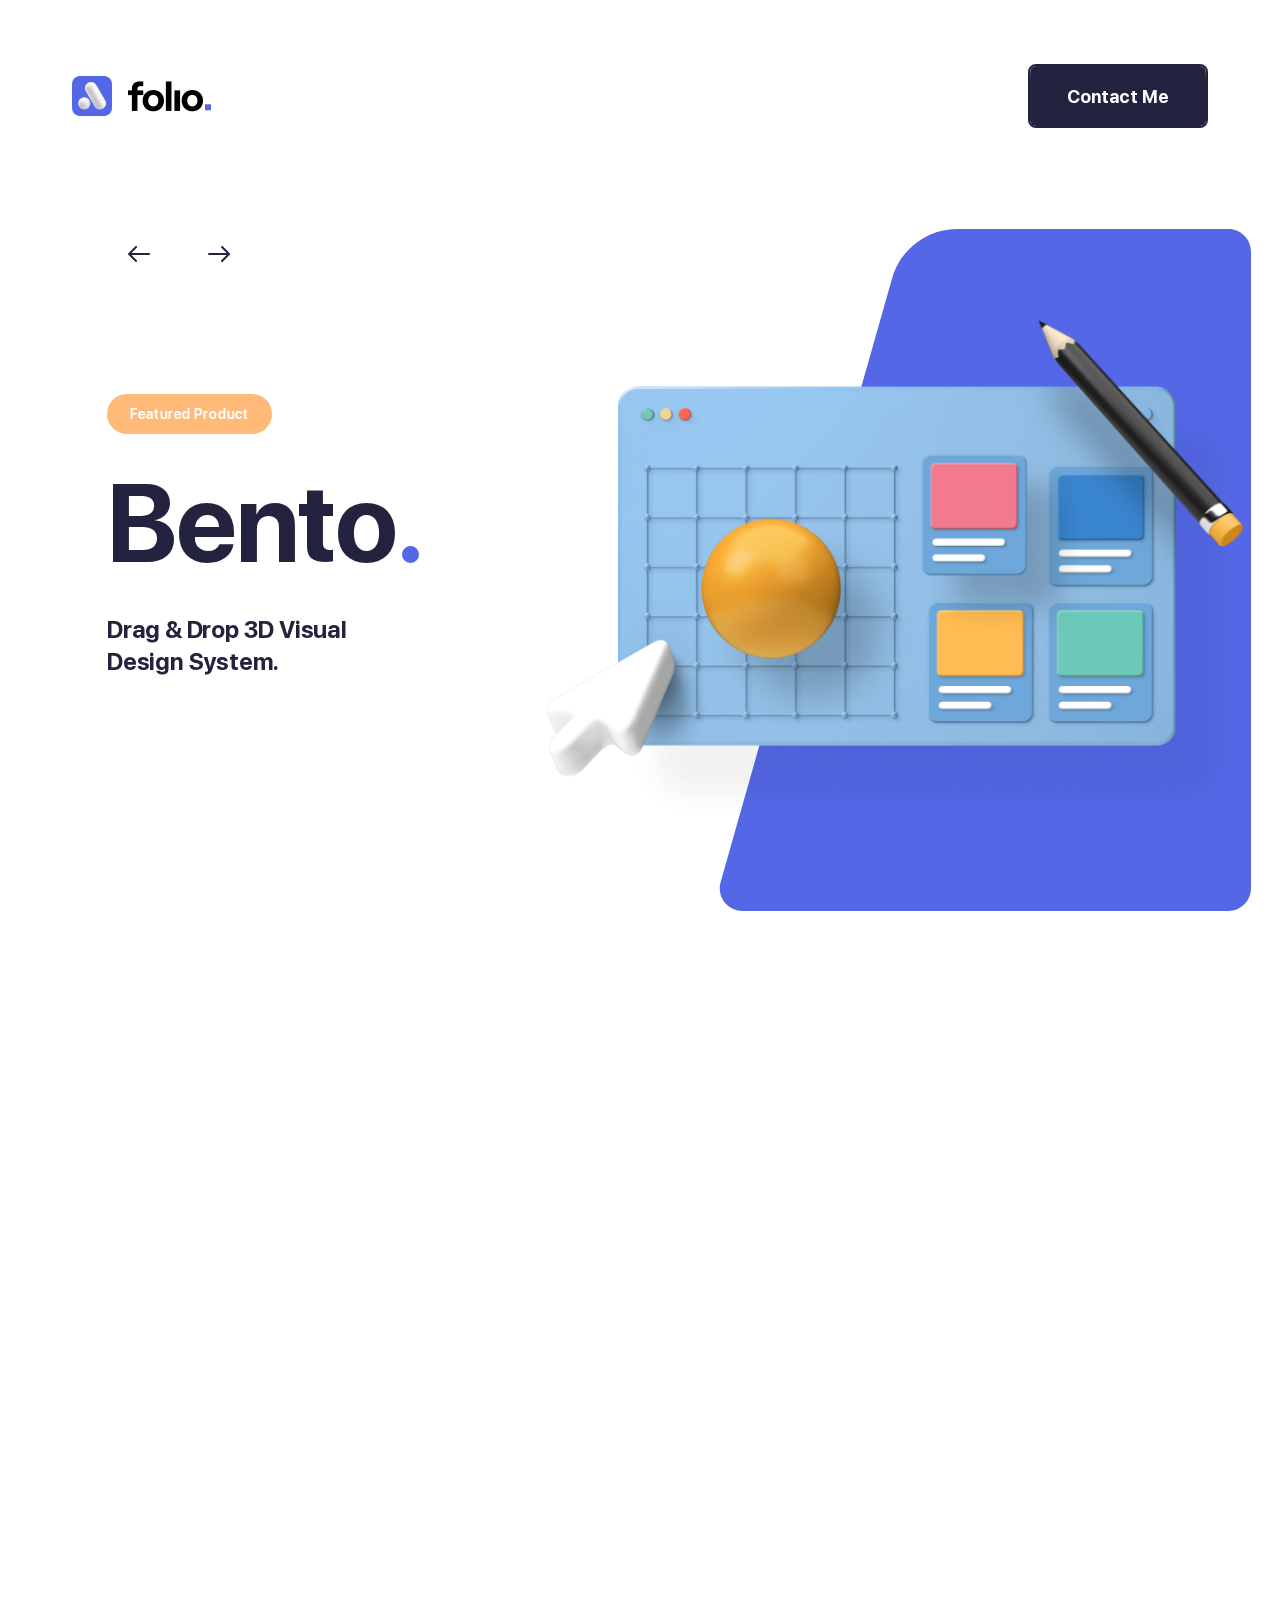
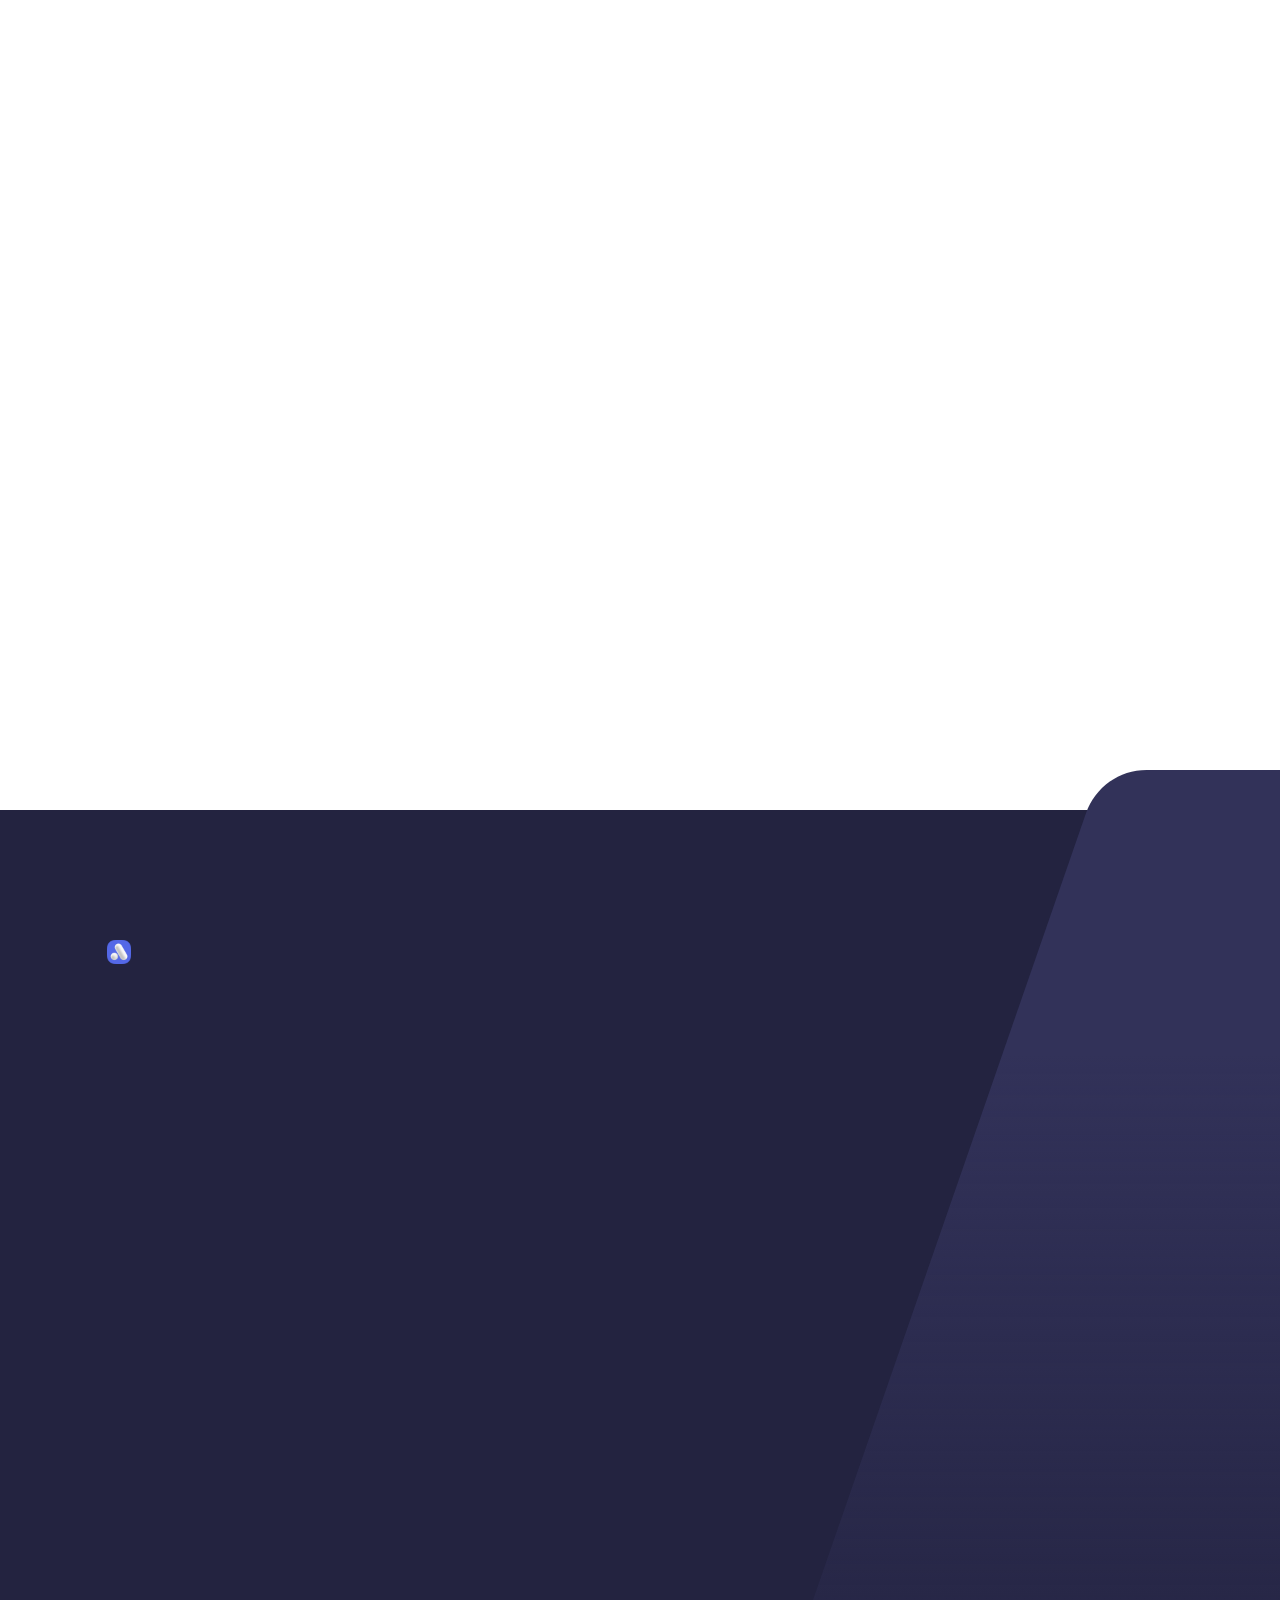
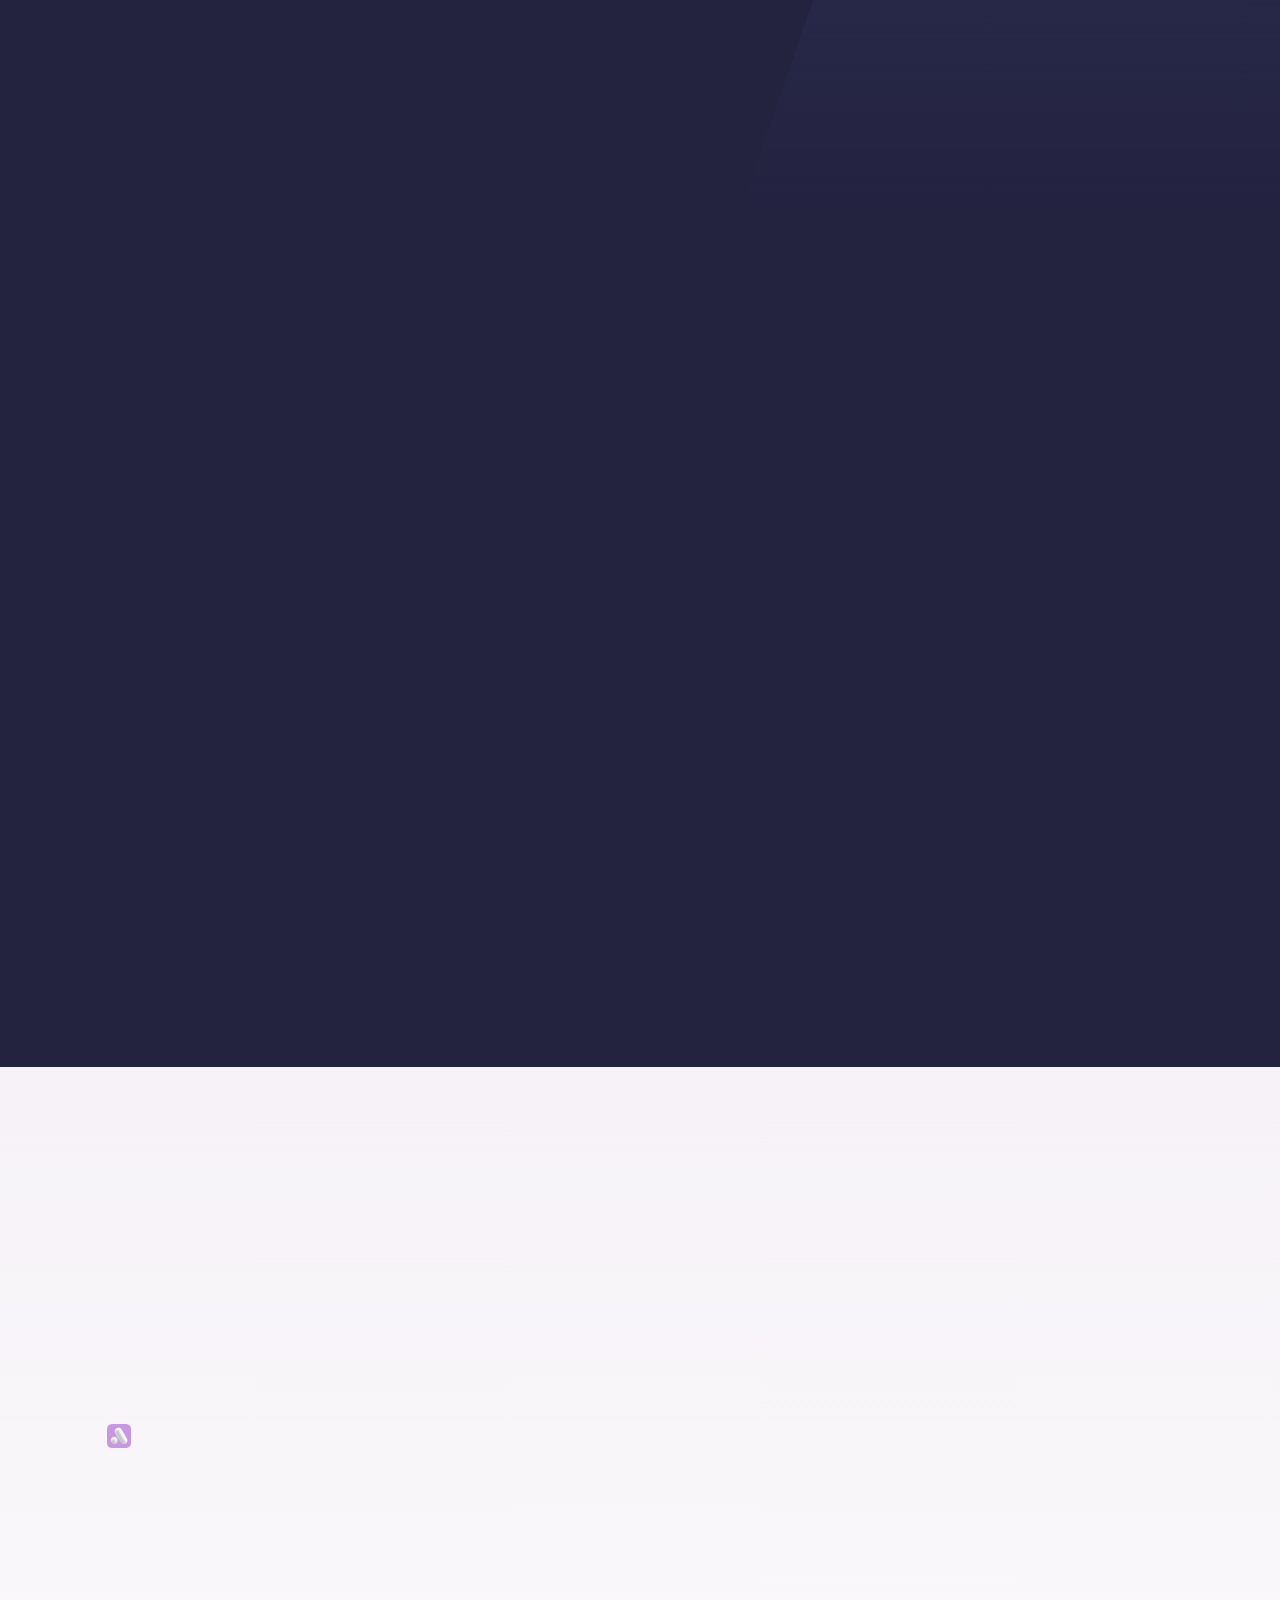
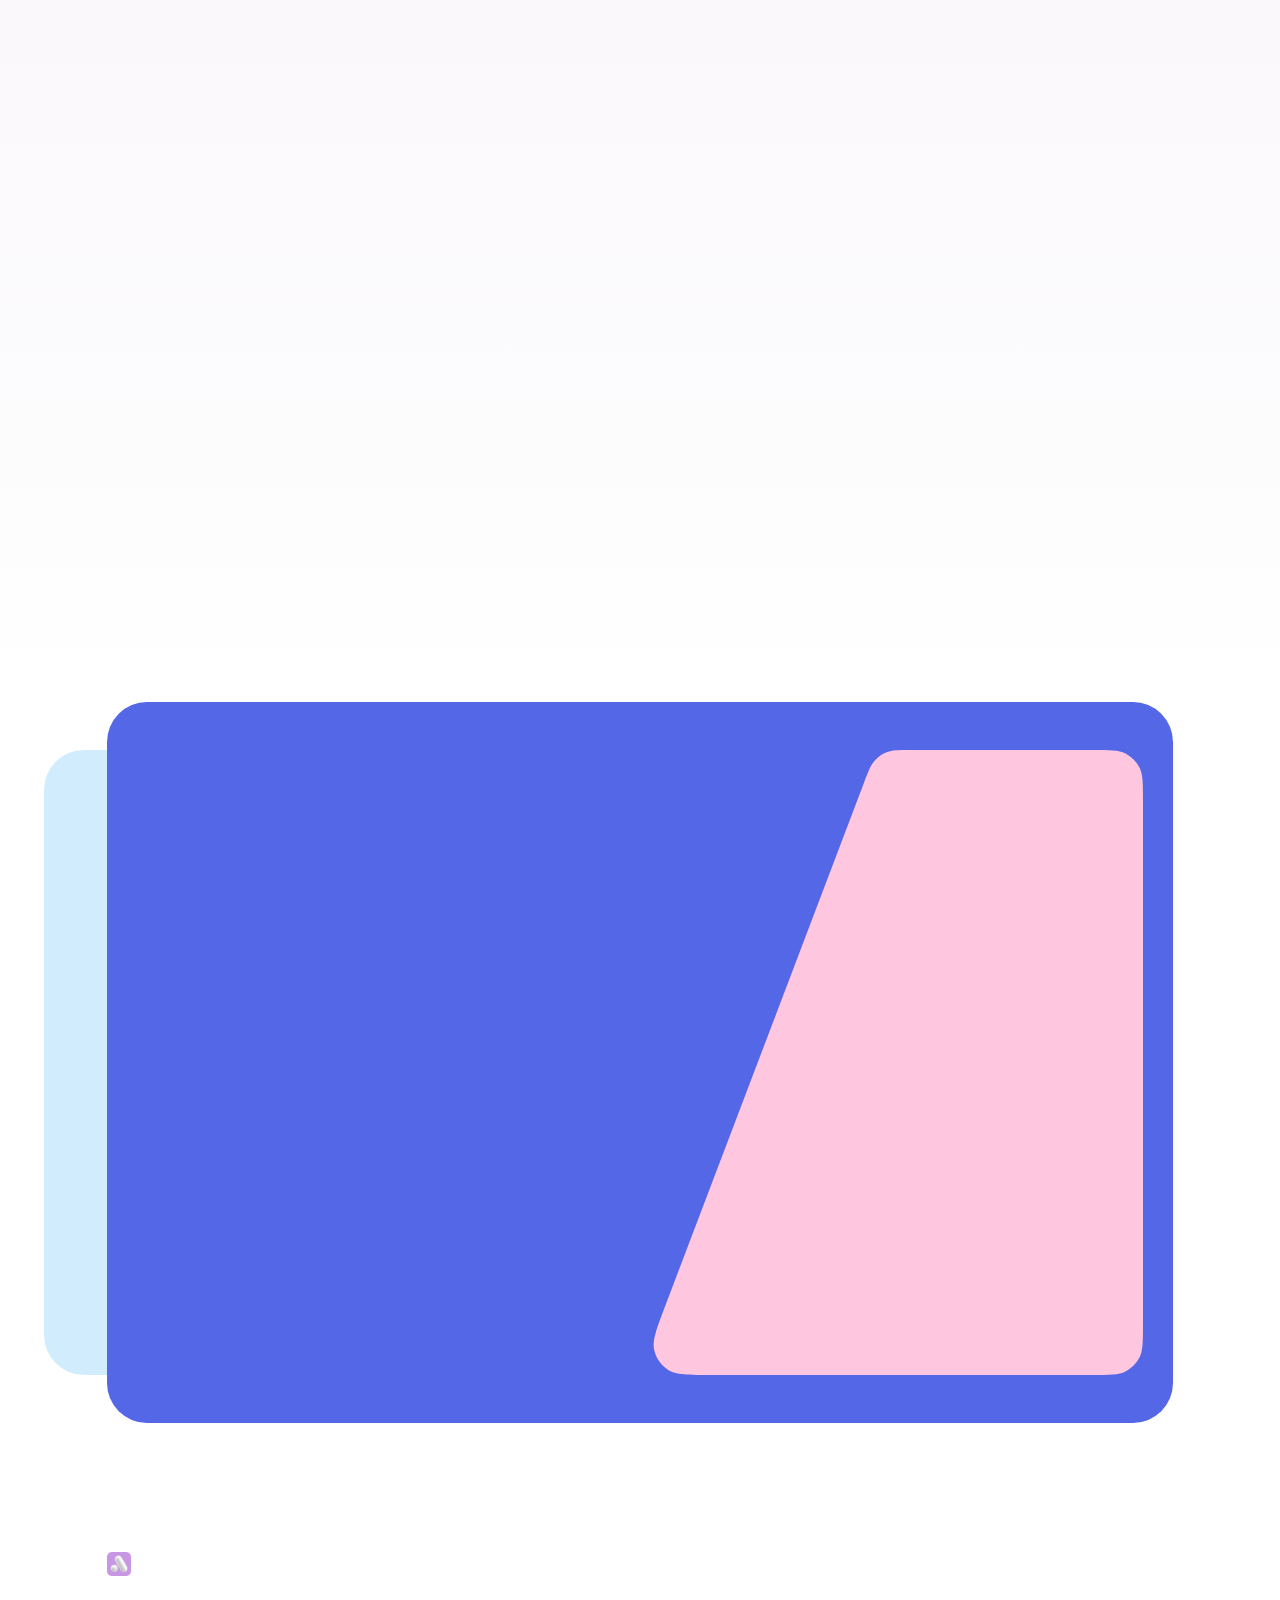
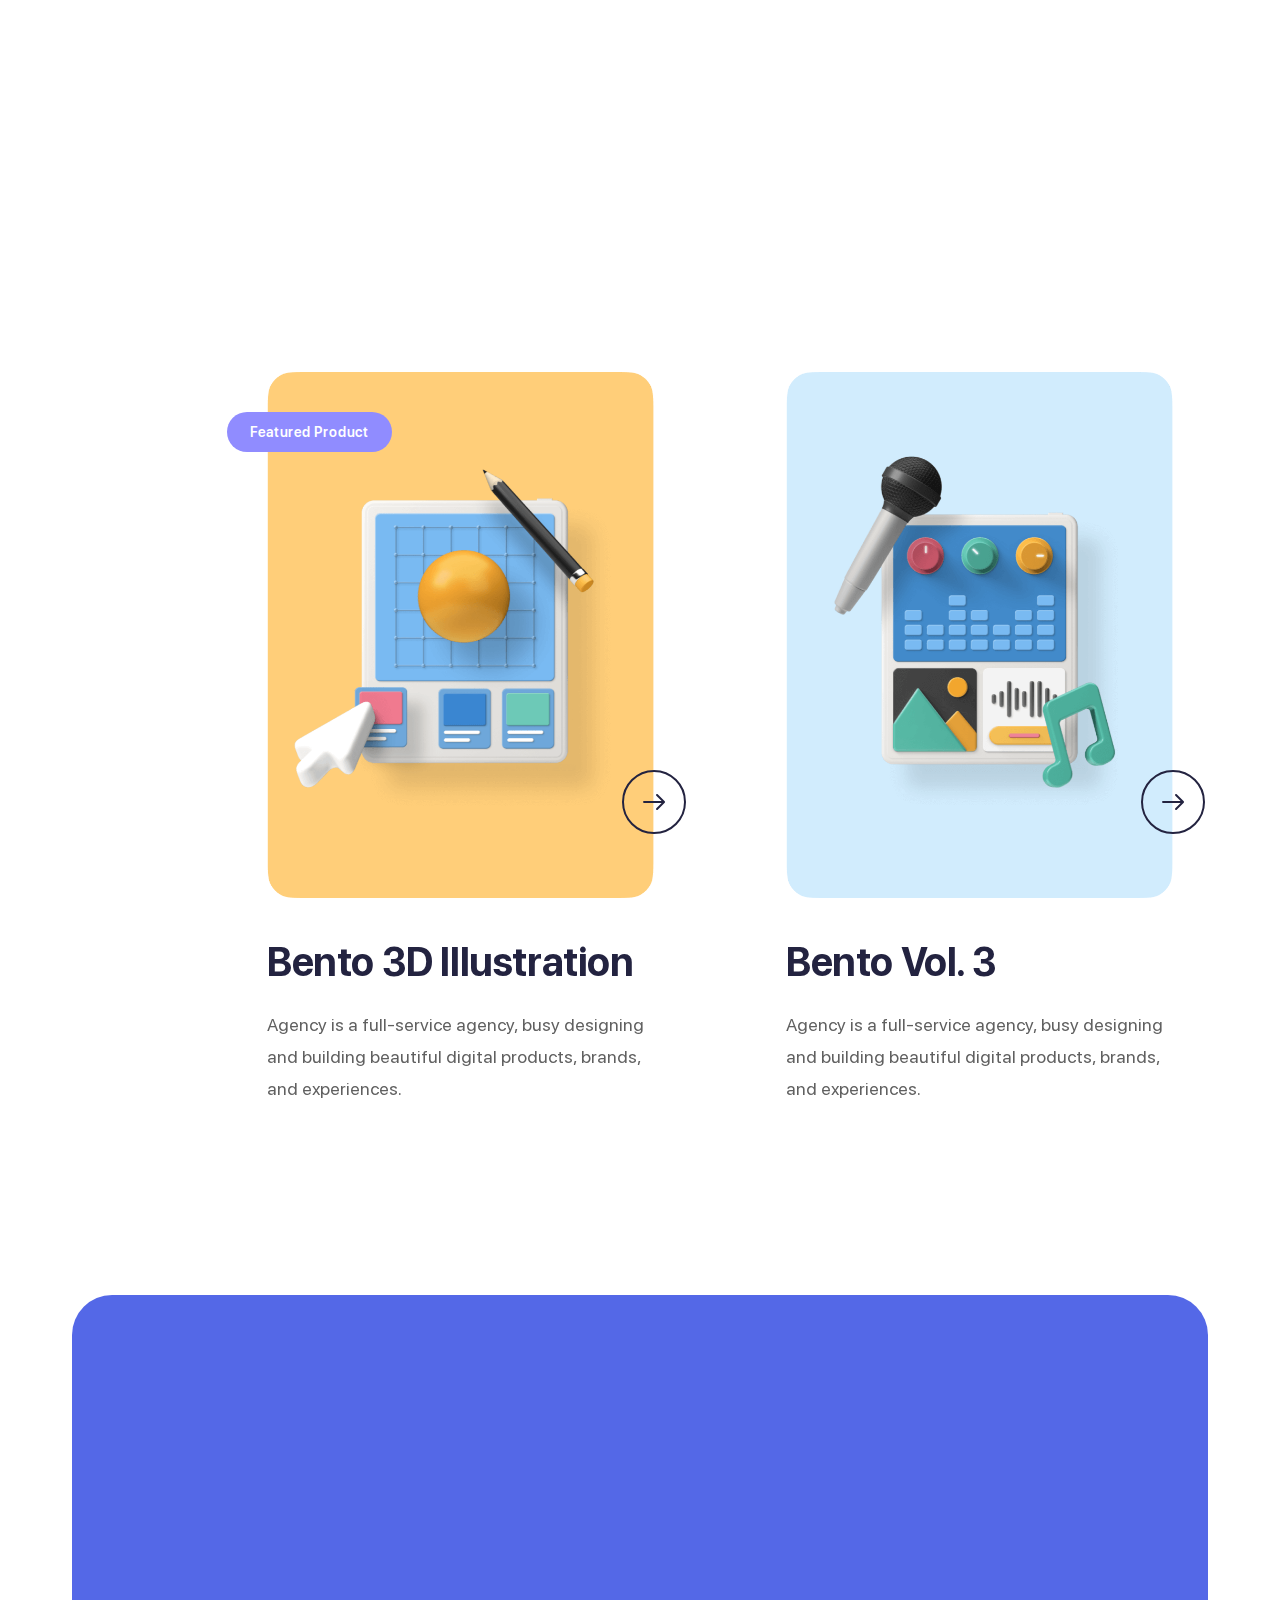
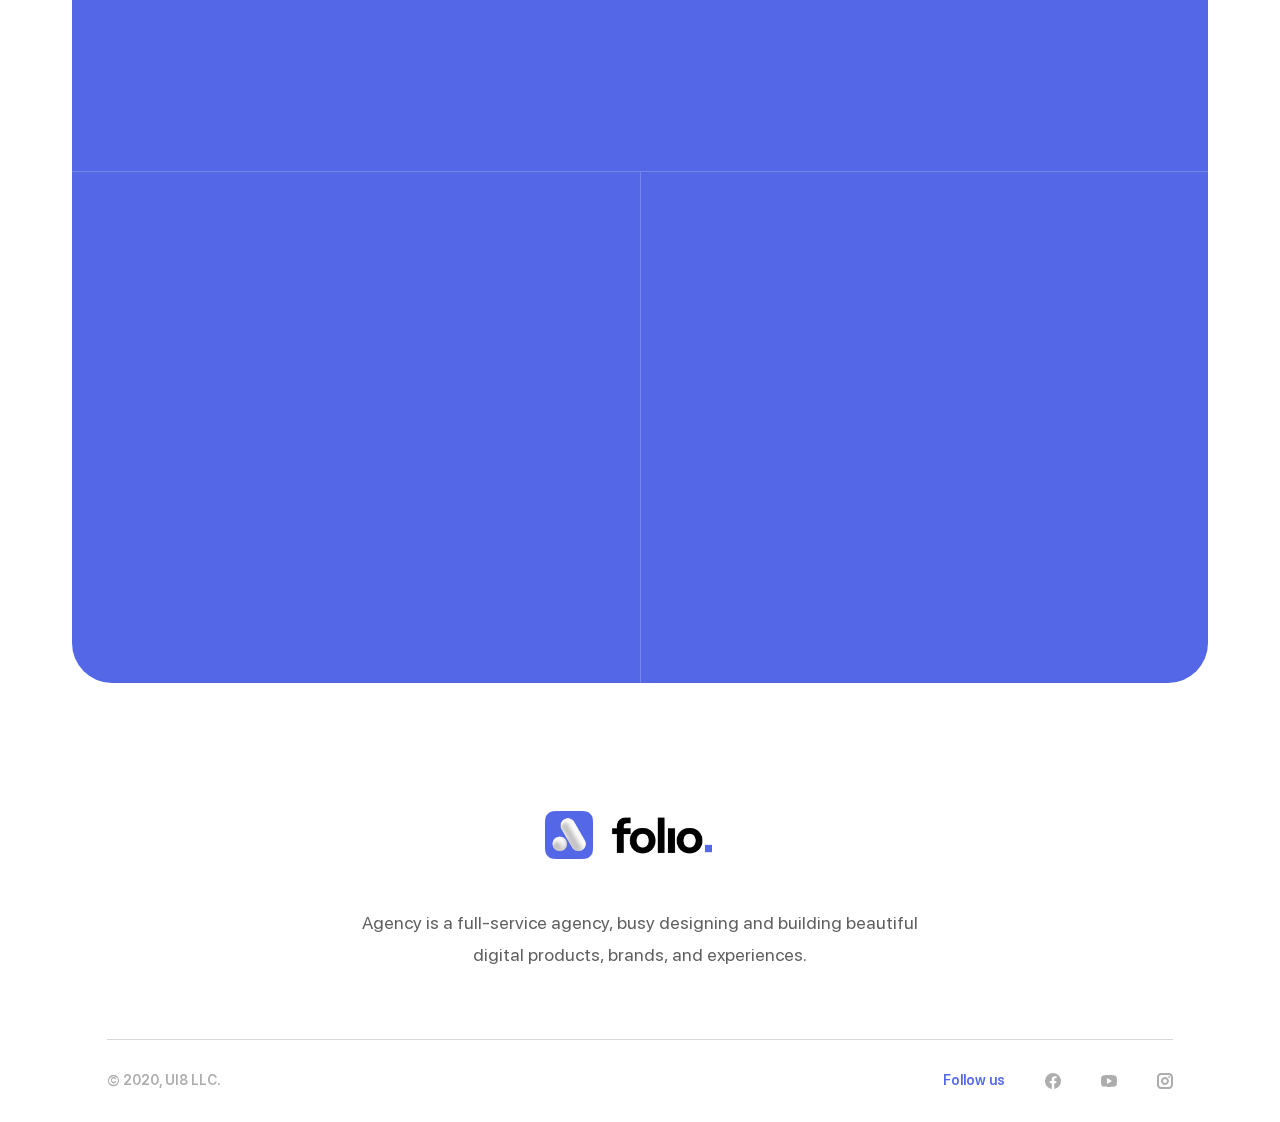
<file: case.html>
<!DOCTYPE html>
<html lang="en">
  
<!-- Mirrored from ui8-folio-agency.herokuapp.com/case.html by HTTrack Website Copier/3.x [XR&CO'2014], Sat, 29 Oct 2022 09:42:41 GMT -->
<!-- Added by HTTrack --><meta http-equiv="content-type" content="text/html;charset=UTF-8" /><!-- /Added by HTTrack -->
<head>
    <meta charset="utf-8">
    <title>Case study</title>
    <meta http-equiv="X-UA-Compatible" content="IE=Edge">
    <meta name="viewport" content="width=device-width, initial-scale=1, maximum-scale=1.0, user-scalable=no">
    <meta name="format-detection" content="telephone=no">
    <link rel="apple-touch-icon" sizes="180x180" href="img/apple-touch-icon.png">
    <link rel="icon" type="image/png" sizes="32x32" href="img/favicon-32x32.png">
    <link rel="icon" type="image/png" sizes="16x16" href="img/favicon-16x16.png">
    <link rel="manifest" href="img/site.html">
    <link rel="mask-icon" href="img/safari-pinned-tab.svg" color="#5bbad5">
    <meta name="msapplication-TileColor" content="#da532c">
    <meta name="theme-color" content="#ffffff">
    <meta name="description" content="Production-ready Portfolio and Case Study Template for Design Agencies">
    <meta name="twitter:card" content="summary">
    <meta name="twitter:site" content="@ui8">
    <meta name="twitter:title" content="Mubarak Lawal">
    <meta name="twitter:description" content="Production-ready Portfolio and Case Study Template for Design Agencies">
    <meta name="twitter:creator" content="@ui8">
    <meta name="twitter:image" content="img/twitter-card.jpg">
    <meta property="og:title" content="Mubarak Lawal">
    <meta property="og:type" content="Article">
    <meta property="og:url" content="https://ui8.net/ui8/products/folio-agency-kit">
    <meta property="og:image" content="img/fb-og-image.jpg">
    <meta property="og:description" content="Production-ready Portfolio and Case Study Template for Visual Designers">
    <meta property="og:site_name" content="Mubarak Lawal">
    <meta property="fb:admins" content="132951670226590">
    <link rel="stylesheet" media="all" href="css/app.css">
    <script>
      var viewportmeta = document.querySelector('meta[name="viewport"]');
      if (viewportmeta)
      {
        if (screen.width < 375)
        {
          var newScale = screen.width / 375;
          viewportmeta.content = 'width=375, minimum-scale=' + newScale + ', maximum-scale=1.0, user-scalable=no, initial-scale=' + newScale + '';
        }
        else
        {
          viewportmeta.content = 'width=device-width, maximum-scale=1.0, initial-scale=1.0';
        }
      }

    </script>
  </head>
  <body>
    <div class="page">
      <div class="case">
        <div class="header js-header">
          <div class="header__center center"><a class="header__logo js-header-logo" href="index-2.html"><img class="header__pic" src="img/logo.png" alt="" /></a><button class="header__btn btn btn_dark">Contact Me</button></div>
        </div>
        <div class="case__center center">
          <div class="case__wrap">
            <div class="case__arrows arrows" data-aos="animation-scale-y"><a class="arrows__prev" href="#"><svg class="icon icon-arrow-prev">
                  <use xlink:href="img/sprite.svg#icon-arrow-prev"></use>
                </svg></a><a class="arrows__next" href="#"><svg class="icon icon-arrow-next">
                  <use xlink:href="img/sprite.svg#icon-arrow-next"></use>
                </svg></a></div>
            <div class="case__category category" data-aos="animation-scale-y" data-aos-delay="200">Featured Product</div>
            <h1 class="case__title title title_big" data-aos="animation-scale-y" data-aos-delay="400">Bento<span class="title__color">.</span></h1>
            <div class="case__info h6" data-aos="animation-scale-y" data-aos-delay="600">Drag & Drop 3D Visual Design System.</div>
            <div class="case__list">
              <div class="case__item" data-aos="animation-scale-y">
                <div class="case__icon"><img class="case__pic" src="img/pacman.svg" alt=""></div>
                <div class="case__text">Global Digital <br>Agency of Record</div>
              </div>
              <div class="case__item" data-aos="animation-scale-y" data-aos-delay="200">
                <div class="case__icon"><img class="case__pic" src="img/incognito.svg" alt=""></div>
                <div class="case__text">5 Years of Digital <br>Marketing Excellence</div>
              </div>
            </div>
          </div>
          <div class="case__bg" data-aos="animation-translate-up">
            <div class="case__preview"><img class="case__pic js-parallax" data-scale="1.25" data-orientation="right" src="img/case-pic.png" alt=""></div>
            <div class="case__figure"><img class="case__pic js-parallax" data-scale="1.5" data-orientation="right" src="img/case-figure.svg" alt=""></div>
          </div>
        </div>
        <div class="line"><svg class="line__svg" xmlns="http://www.w3.org/2000/svg" width="642" height="820">
            <path class="path" fill="none" stroke="#FFC7DF" stroke-width="2" d="M67.002 1c-9.846 2.322-18.256 5.77-25.23 10.347C14.268 29.392 1 59 1 80.242c0 19.465 4.22 33.53 10.7 44.064 8.173 13.266 21.127 23.34 35.946 31.717S81 167.65 99.544 164.4s35.194-14.103 42.438-25.04c6.803-10.273 9.465-18.356 10.034-26.6.594-8.62.814-19.894-12.9-35.218-3.31-3.697-9.405-8.03-15.145-10.693-2.098-.973-14.094-6.014-27.454-5.476-11.45.46-24.028 5.89-30.787 11.675C50.498 86.087 44.87 111.313 47.656 129c2.55 16.172 13.563 35.116 33.645 48.24 11.517 7.526 26.962 13.923 42.67 16.554 15.095 2.53 36.494 6.735 53.47 12.248 16.285 5.29 28.394 11.897 31.848 13.942 6.62 3.92 11.166 8.683 13.38 10.648 4.286 3.803 19.582 21.91 25.16 36.19 9.54 24.417 8.908 49.09 8.256 54.772-1.8 15.703-7 27.963-12.697 37.603-9.28 15.704-21.97 24.68-33.526 28.574-10.768 3.63-20.613 2.77-24.24.96-5.258-2.624-13.262-6.02-18.323-15.728-.928-1.78-2.566-4.622-3.738-9.447-.664-2.732-1.82-19.51 3.738-34.634 2.365-6.435 7.644-21.235 18.323-34.158 14.42-17.453 35.752-33.512 45.406-39.992 16.803-11.278 32.187-19.34 48.6-22.522 3.183-.617 17.907-2.69 31.893-.54 13.195 2.03 25.598 8.157 31.39 11.784 12.017 7.524 21.507 18.63 28.876 37.773 1.484 3.855 2.396 10.446 2.868 15.367.5 5.11.503 8.59 0 14.718-1.117 13.603-4.78 29.58-14.285 47.846-3.29 6.323-8.076 14.9-16.05 25.698-4.696 6.36-13.85 17.642-27.464 33.846l-42.38 50.89c-16.087 20.25-28.28 36.992-36.11 52.17-5.392 10.447-15.198 27.915-20.753 48.628-1.272 4.743-5.466 30.186-2.688 54.394 2.714 23.655 12.28 45.97 21.036 60.27 19.17 31.318 50.474 51.02 59.716 55.687 19.282 9.734 45.952 18.277 76.11 25.364C399.75 772.703 430.5 777.88 466 785.023l175.725 33.055"></path>
          </svg></div>
      </div>
      <div class="overview">
        <div class="overview__center center">
          <div class="overview__container" data-aos="animation-scale-y">
            <div class="overview__slider js-overview-slider">
              <div class="overview__preview"><img class="overview__pic" src="img/overview-pic-1.png" alt=""></div>
              <div class="overview__preview"><img class="overview__pic" src="img/overview-pic-1.png" alt=""></div>
              <div class="overview__preview"><img class="overview__pic" src="img/overview-pic-1.png" alt=""></div>
            </div>
          </div>
          <div class="overview__wrap">
            <div class="overview__stage stage" data-aos="animation-translate-right"><span class="stage__number">01.</span> Overview</div>
            <h2 class="overview__title h2" data-aos="animation-scale-y" data-aos-delay="200">The First Fully Editable, 3D Visual Design System.</h2>
            <div class="overview__text" data-aos="animation-scale-y" data-aos-delay="400">Effortlessly combine different elements to create compelling compositions that will surely help you tell a better story for your landing pages, websites, portfolios, presentations, and more in just a matter of minutes.</div>
            <h6 class="overview__info h6" data-aos="animation-scale-y" data-aos-delay="600">🔥 The number of applications and use cases is nearly endless.</h6>
            <div class="overview__list">
              <div class="overview__item" data-aos="animation-translate-up">
                <div class="overview__inner">
                  <div class="overview__icon"><img class="overview__pic" src="img/work-pic-3.png" alt=""></div>
                  <div class="overview__category h6">Fully Editable</div>
                </div>
              </div>
              <div class="overview__item" data-aos="animation-translate-up" data-aos-delay="200">
                <div class="overview__inner">
                  <div class="overview__icon"><img class="overview__pic" src="img/work-pic-4.png" alt=""></div>
                  <div class="overview__category h6">High Resolution</div>
                </div>
              </div>
            </div>
          </div>
        </div>
      </div>
      <div class="quality">
        <div class="bg">
          <div class="bg__preview"><img class="bg__pic js-parallax" data-scale="1.3" data-orientation="left" src="img/bg.svg" alt=""></div>
        </div>
        <div class="quality__center center">
          <div class="quality__head head">
            <div class="head__box">
              <div class="head__stage stage"><span class="stage__line" data-aos="animation-translate-right"><span class="stage__number">02.</span> Mubarak Lawal</span>
                <div class="stage__logo"><img class="stage__pic" src="img/logo-sm.png" alt=""></div>
              </div>
              <h2 class="head__title h2" data-aos="animation-scale-y" data-aos-delay="200">By the Numbers.</h2>
            </div>
          </div>
          <div class="quality__list">
            <div class="quality__item">
              <div class="quality__number number" data-aos><span>2</span><span>0</span></div>
              <div class="quality__category h6" data-aos="animation-scale-y" data-aos-delay="200">Pre-build Scenes 🔥</div>
              <div class="quality__info" data-aos="animation-scale-y" data-aos-delay="400">Bento is the first fully editable, 3D visual design system with global auto-updatable style guides built right in Figma.</div><a class="quality__download" href="#" data-aos="animation-scale-y" data-aos-delay="600">
                <div class="quality__icon">
                  <div class="quality__arrows"><img class="quality__pic" src="img/arrow-down.svg" alt=""><img class="quality__pic" src="img/arrow-down.svg" alt=""></div>
                </div>
                <div class="quality__text">Download </div>
              </a>
            </div>
            <div class="quality__item">
              <div class="quality__number number" data-aos><span>4</span><span>0 <span class="number__plus">+<span></span></div>
              <div class="quality__category h6" data-aos="animation-scale-y" data-aos-delay="200">Scene Objects 🤩</div>
              <div class="quality__info" data-aos="animation-scale-y" data-aos-delay="400">Bento is the first fully editable, 3D visual design system with global auto-updatable style guides built right in Figma.</div><a class="quality__download" href="#" data-aos="animation-scale-y" data-aos-delay="200">
                <div class="quality__icon">
                  <div class="quality__arrows"><img class="quality__pic" src="img/arrow-down.svg" alt=""><img class="quality__pic" src="img/arrow-down.svg" alt=""></div>
                </div>
                <div class="quality__text">Download </div>
              </a>
            </div>
          </div>
          <div class="quality__nav" data-aos="animation-translate-up"><a class="quality__link" href="#">Overview</a><a class="quality__link active" href="#">Features</a><a class="quality__link" href="#">Highlights</a><a class="quality__link" href="#">Compatibility</a></div>
          <div class="quality__container" data-aos="animation-translate-up"><select class="quality__select js-details-select">
              <option>Overview</option>
              <option>Features</option>
              <option>Highlights</option>
              <option>Compatibility</option>
            </select>
            <div class="quality__slider js-quality-slider">
              <div class="quality__preview"><img class="quality__pic" src="img/quality-pic-1.png" alt=""></div>
              <div class="quality__preview"><img class="quality__pic" src="img/quality-pic-2.png" alt=""></div>
              <div class="quality__preview"><img class="quality__pic" src="img/quality-pic-3.png" alt=""></div>
              <div class="quality__preview"><img class="quality__pic" src="img/quality-pic-1.png" alt=""></div>
              <div class="quality__preview"><img class="quality__pic" src="img/quality-pic-2.png" alt=""></div>
              <div class="quality__preview"><img class="quality__pic" src="img/quality-pic-3.png" alt=""></div>
            </div>
          </div>
        </div>
        <div class="line" data-aos="animation-line" data-aos-offset="0"><svg class="line__svg" xmlns="http://www.w3.org/2000/svg" width="542" height="820">
            <path fill="none" stroke="#323259" stroke-width="2" d="M67.002 1c-9.846 2.322-18.256 5.77-25.23 10.347C14.268 29.392 1 59 1 80.242c0 19.465 4.22 33.53 10.7 44.064 8.173 13.266 21.127 23.34 35.946 31.717S81 167.65 99.544 164.4s35.194-14.103 42.438-25.04c6.803-10.273 9.465-18.356 10.034-26.6.594-8.62.814-19.894-12.9-35.218-3.31-3.697-9.405-8.03-15.145-10.693-2.098-.973-14.094-6.014-27.454-5.476-11.45.46-24.028 5.89-30.787 11.675C50.498 86.087 44.87 111.313 47.656 129c2.55 16.172 13.563 35.116 33.645 48.24 11.517 7.526 26.962 13.923 42.67 16.554 15.095 2.53 36.494 6.735 53.47 12.248 16.285 5.29 28.394 11.897 31.848 13.942 6.62 3.92 11.166 8.683 13.38 10.648 4.286 3.803 19.582 21.91 25.16 36.19 9.54 24.417 8.908 49.09 8.256 54.772-1.8 15.703-7 27.963-12.697 37.603-9.28 15.704-21.97 24.68-33.526 28.574-10.768 3.63-20.613 2.77-24.24.96-5.258-2.624-13.262-6.02-18.323-15.728-.928-1.78-2.566-4.622-3.738-9.447-.664-2.732-1.82-19.51 3.738-34.634 2.365-6.435 7.644-21.235 18.323-34.158 14.42-17.453 35.752-33.512 45.406-39.992 16.803-11.278 32.187-19.34 48.6-22.522 3.183-.617 17.907-2.69 31.893-.54 13.195 2.03 25.598 8.157 31.39 11.784 12.017 7.524 21.507 18.63 28.876 37.773 1.484 3.855 2.396 10.446 2.868 15.367.5 5.11.503 8.59 0 14.718-1.117 13.603-4.78 29.58-14.285 47.846-3.29 6.323-8.076 14.9-16.05 25.698-4.696 6.36-13.85 17.642-27.464 33.846l-42.38 50.89c-16.087 20.25-28.28 36.992-36.11 52.17-5.392 10.447-15.198 27.915-20.753 48.628-1.272 4.743-5.466 30.186-2.688 54.394 2.714 23.655 12.28 45.97 21.036 60.27 19.17 31.318 50.474 51.02 59.716 55.687 19.282 9.734 45.952 18.277 76.11 25.364C399.75 772.703 430.5 777.88 466 785.023l175.725 33.055"></path>
          </svg></div>
      </div>
      <div class="advantages">
        <div class="advantages__center center">
          <div class="advantages__wrap">
            <div class="advantages__stage stage"><span class="stage__line" data-aos="animation-translate-right"><span class="stage__number">03.</span> Visual Identity</span>
              <div class="stage__logo"><img class="stage__pic" src="img/logo-sm-pink.png" alt=""></div>
            </div>
            <h2 class="advantages__title h2" data-aos="animation-scale-y" data-aos-delay="200">Evolving the look & feel.</h2>
            <div class="advantages__info" data-aos="animation-scale-y" data-aos-delay="400">Agency is a full-service agency, busy designing and building beautiful digital products, brands, and experiences.</div>
            <div class="advantages__number number" data-aos><span>8</span><span>0 <span class="number__plus">+<span></span></div>
            <div class="advantages__category h6" data-aos="animation-scale-y" data-aos-delay="200">UI Elements</div>
          </div>
          <div class="advantages__box" data-aos="animation-translate-up">
            <div class="advantages__inner">
              <div class="advantages__list">
                <div class="advantages__item" data-aos="animation-scale-y">
                  <div class="advantages__preview"><img class="advantages__pic" src="img/advantages-pic-1.png" alt=""></div>
                  <div class="advantages__text h6">Auto-updatable Global Styleguide</div>
                </div>
                <div class="advantages__item" data-aos="animation-scale-y">
                  <div class="advantages__preview"><img class="advantages__pic" src="img/advantages-pic-2.png" alt=""></div>
                  <div class="advantages__text h6">The number of applications and use cases is nearly endless.</div>
                </div>
                <div class="advantages__item" data-aos="animation-scale-y">
                  <div class="advantages__preview"><img class="advantages__pic" src="img/advantages-pic-3.png" alt=""></div>
                  <div class="advantages__text h6">Auto-updatable Global Styleguide</div>
                </div>
              </div>
              <div class="advantages__btn"><button class="btn btn_primary" data-aos="animation-scale-y" data-aos-delay="200">Contact Me</button></div>
            </div>
          </div>
        </div>
        <div class="line" data-aos="animation-line" data-aos-offset="0"><svg class="line__svg" xmlns="http://www.w3.org/2000/svg" width="542" height="820">
            <path fill="none" stroke="#9A97ED" stroke-width="2" d="M67.002 1c-9.846 2.322-18.256 5.77-25.23 10.347C14.268 29.392 1 59 1 80.242c0 19.465 4.22 33.53 10.7 44.064 8.173 13.266 21.127 23.34 35.946 31.717S81 167.65 99.544 164.4s35.194-14.103 42.438-25.04c6.803-10.273 9.465-18.356 10.034-26.6.594-8.62.814-19.894-12.9-35.218-3.31-3.697-9.405-8.03-15.145-10.693-2.098-.973-14.094-6.014-27.454-5.476-11.45.46-24.028 5.89-30.787 11.675C50.498 86.087 44.87 111.313 47.656 129c2.55 16.172 13.563 35.116 33.645 48.24 11.517 7.526 26.962 13.923 42.67 16.554 15.095 2.53 36.494 6.735 53.47 12.248 16.285 5.29 28.394 11.897 31.848 13.942 6.62 3.92 11.166 8.683 13.38 10.648 4.286 3.803 19.582 21.91 25.16 36.19 9.54 24.417 8.908 49.09 8.256 54.772-1.8 15.703-7 27.963-12.697 37.603-9.28 15.704-21.97 24.68-33.526 28.574-10.768 3.63-20.613 2.77-24.24.96-5.258-2.624-13.262-6.02-18.323-15.728-.928-1.78-2.566-4.622-3.738-9.447-.664-2.732-1.82-19.51 3.738-34.634 2.365-6.435 7.644-21.235 18.323-34.158 14.42-17.453 35.752-33.512 45.406-39.992 16.803-11.278 32.187-19.34 48.6-22.522 3.183-.617 17.907-2.69 31.893-.54 13.195 2.03 25.598 8.157 31.39 11.784 12.017 7.524 21.507 18.63 28.876 37.773 1.484 3.855 2.396 10.446 2.868 15.367.5 5.11.503 8.59 0 14.718-1.117 13.603-4.78 29.58-14.285 47.846-3.29 6.323-8.076 14.9-16.05 25.698-4.696 6.36-13.85 17.642-27.464 33.846l-42.38 50.89c-16.087 20.25-28.28 36.992-36.11 52.17-5.392 10.447-15.198 27.915-20.753 48.628-1.272 4.743-5.466 30.186-2.688 54.394 2.714 23.655 12.28 45.97 21.036 60.27 19.17 31.318 50.474 51.02 59.716 55.687 19.282 9.734 45.952 18.277 76.11 25.364C399.75 772.703 430.5 777.88 466 785.023l175.725 33.055"></path>
          </svg></div>
      </div>
      <div class="talent talent_case">
        <div class="talent__center center">
          <div class="talent__container">
            <div class="talent__bg" data-aos>
              <div class="talent__preview"><img class="talent__pic" src="img/talent-pic-1.png" alt=""></div>
              <div class="talent__preview"><img class="talent__pic" src="img/talent-pic-2.png" alt=""></div>
              <div class="talent__preview"><img class="talent__pic" src="img/talent-pic-3.png" alt=""></div>
              <div class="talent__preview"><img class="talent__pic" src="img/talent-pic-4.png" alt=""></div>
              <div class="talent__preview"><img class="talent__pic" src="img/logo-sm-white.png" alt=""></div>
            </div>
            <div class="talent__wrap">
              <div class="talent__stage stage" data-aos="animation-translate-right"><span class="stage__number">04.</span> Call to action</div>
              <h2 class="talent__title h2" data-aos="animation-scale-y" data-aos-offset="200">Auto-Updatable Global Styleguide</h2>
              <div class="talent__btn" data-aos="animation-scale-y" data-aos-offset="400"><button class="btn btn_white">Download Now</button></div>
            </div>
            <div class="talent__figure"><img class="talent__pic js-parallax" data-scale="1.3" data-orientation="right" src="img/talent-figure-pink.svg" alt=""></div>
          </div>
        </div>
      </div>
      <div class="cases js-cases">
        <div class="cases__center center">
          <div class="cases__head head">
            <div class="head__box">
              <div class="head__stage stage"><span class="stage__line" data-aos="animation-translate-right"><span class="stage__number">04.</span> You may also like</span>
                <div class="stage__logo"><img class="stage__pic" src="img/logo-sm-pink.png" alt=""></div>
              </div>
              <h2 class="head__title title" data-aos="animation-scale-y" data-aos-delay="200">Recent Works</h2>
              <div class="head__text" data-aos="animation-scale-y" data-aos-delay="400">Agency is a full-service agency, busy designing and building beautiful digital products, brands, and experiences.</div>
            </div>
            <div class="head__arrows arrows" data-aos="animation-scale-y" data-aos-delay="300"><button class="arrows__prev js-prev"><svg class="icon icon-arrow-prev">
                  <use xlink:href="img/sprite.svg#icon-arrow-prev"></use>
                </svg></button><button class="arrows__next js-next"><svg class="icon icon-arrow-next">
                  <use xlink:href="img/sprite.svg#icon-arrow-next"></use>
                </svg></button></div>
          </div>
          <div class="cases__container">
            <div class="cases__inner">
              <div class="cases__slider js-cases-slider">
                <div class="cases__item" data-aos="animation-translate-up">
                  <div class="cases__preview"><img class="cases__pic" src="img/cases-pic-1.png" alt=""><a class="cases__arrow arrow" href="case.html">
                      <div class="arrow__line"><svg class="icon icon-arrow-next">
                          <use xlink:href="img/sprite.svg#icon-arrow-next"></use>
                        </svg><svg class="icon icon-arrow-next">
                          <use xlink:href="img/sprite.svg#icon-arrow-next"></use>
                        </svg></div>
                    </a>
                    <div class="cases__category category">Featured Product</div>
                  </div>
                  <h4 class="cases__title h4">Bento 3D Illustration</h4>
                  <div class="cases__text">Agency is a full-service agency, busy designing and building beautiful digital products, brands, and experiences.</div>
                </div>
                <div class="cases__item" data-aos="animation-translate-up" data-aos-delay="250">
                  <div class="cases__preview"><img class="cases__pic" src="img/cases-pic-2.png" alt=""><a class="cases__arrow arrow" href="case.html">
                      <div class="arrow__line"><svg class="icon icon-arrow-next">
                          <use xlink:href="img/sprite.svg#icon-arrow-next"></use>
                        </svg><svg class="icon icon-arrow-next">
                          <use xlink:href="img/sprite.svg#icon-arrow-next"></use>
                        </svg></div>
                    </a></div>
                  <h4 class="cases__title h4">Bento Vol. 3</h4>
                  <div class="cases__text">Agency is a full-service agency, busy designing and building beautiful digital products, brands, and experiences.</div>
                </div>
                <div class="cases__item">
                  <div class="cases__preview"><img class="cases__pic" src="img/cases-pic-1.png" alt=""><a class="cases__arrow arrow" href="case.html">
                      <div class="arrow__line"><svg class="icon icon-arrow-next">
                          <use xlink:href="img/sprite.svg#icon-arrow-next"></use>
                        </svg><svg class="icon icon-arrow-next">
                          <use xlink:href="img/sprite.svg#icon-arrow-next"></use>
                        </svg></div>
                    </a>
                    <div class="cases__category category">Featured Product</div>
                  </div>
                  <h4 class="cases__title h4">Bento 3D Illustration</h4>
                  <div class="cases__text">Agency is a full-service agency, busy designing and building beautiful digital products, brands, and experiences.</div>
                </div>
                <div class="cases__item">
                  <div class="cases__preview"><img class="cases__pic" src="img/cases-pic-2.png" alt=""><a class="cases__arrow arrow" href="case.html">
                      <div class="arrow__line"><svg class="icon icon-arrow-next">
                          <use xlink:href="img/sprite.svg#icon-arrow-next"></use>
                        </svg><svg class="icon icon-arrow-next">
                          <use xlink:href="img/sprite.svg#icon-arrow-next"></use>
                        </svg></div>
                    </a></div>
                  <h4 class="cases__title h4">Bento Vol. 3</h4>
                  <div class="cases__text">Agency is a full-service agency, busy designing and building beautiful digital products, brands, and experiences.</div>
                </div>
              </div>
            </div>
          </div>
        </div>
        <div class="line" data-aos="animation-line" data-aos-offset="0"><svg class="line__svg" xmlns="http://www.w3.org/2000/svg" width="542" height="820">
            <path fill="none" stroke="#9A97ED" stroke-width="2" d="M67.002 1c-9.846 2.322-18.256 5.77-25.23 10.347C14.268 29.392 1 59 1 80.242c0 19.465 4.22 33.53 10.7 44.064 8.173 13.266 21.127 23.34 35.946 31.717S81 167.65 99.544 164.4s35.194-14.103 42.438-25.04c6.803-10.273 9.465-18.356 10.034-26.6.594-8.62.814-19.894-12.9-35.218-3.31-3.697-9.405-8.03-15.145-10.693-2.098-.973-14.094-6.014-27.454-5.476-11.45.46-24.028 5.89-30.787 11.675C50.498 86.087 44.87 111.313 47.656 129c2.55 16.172 13.563 35.116 33.645 48.24 11.517 7.526 26.962 13.923 42.67 16.554 15.095 2.53 36.494 6.735 53.47 12.248 16.285 5.29 28.394 11.897 31.848 13.942 6.62 3.92 11.166 8.683 13.38 10.648 4.286 3.803 19.582 21.91 25.16 36.19 9.54 24.417 8.908 49.09 8.256 54.772-1.8 15.703-7 27.963-12.697 37.603-9.28 15.704-21.97 24.68-33.526 28.574-10.768 3.63-20.613 2.77-24.24.96-5.258-2.624-13.262-6.02-18.323-15.728-.928-1.78-2.566-4.622-3.738-9.447-.664-2.732-1.82-19.51 3.738-34.634 2.365-6.435 7.644-21.235 18.323-34.158 14.42-17.453 35.752-33.512 45.406-39.992 16.803-11.278 32.187-19.34 48.6-22.522 3.183-.617 17.907-2.69 31.893-.54 13.195 2.03 25.598 8.157 31.39 11.784 12.017 7.524 21.507 18.63 28.876 37.773 1.484 3.855 2.396 10.446 2.868 15.367.5 5.11.503 8.59 0 14.718-1.117 13.603-4.78 29.58-14.285 47.846-3.29 6.323-8.076 14.9-16.05 25.698-4.696 6.36-13.85 17.642-27.464 33.846l-42.38 50.89c-16.087 20.25-28.28 36.992-36.11 52.17-5.392 10.447-15.198 27.915-20.753 48.628-1.272 4.743-5.466 30.186-2.688 54.394 2.714 23.655 12.28 45.97 21.036 60.27 19.17 31.318 50.474 51.02 59.716 55.687 19.282 9.734 45.952 18.277 76.11 25.364C399.75 772.703 430.5 777.88 466 785.023l175.725 33.055"></path>
          </svg></div>
      </div>
      <div class="about">
        <div class="about__center center">
          <div class="about__container">
            <div class="about__head">
              <div class="about__icon" data-aos="animation-scale-y"><img class="about__pic" src="img/talk.png" alt="" /></div>
              <div class="about__logo" data-aos="animation-scale-y"><img class="about__pic" src="img/logo-sm-pink.png" alt="" /></div>
              <div class="about__hello" data-aos="animation-scale-y" data-aos-offset="200"><span>👋</span> Say hello</div>
              <h5 class="about__info h5" data-aos="animation-scale-y" data-aos-offset="400">A design team building a curated marketplace for UI designers.</h5>
            </div>
            <div class="about__row">
              <div class="about__col">
                <h2 class="about__title h2" data-aos="animation-scale-y">Let’s talk about your next project</h2>
                <div class="about__btn"><button class="btn btn_white">Contact Me</button></div>
              </div>
              <div class="about__col">
                <div class="about__box">
                  <div class="about__icon" data-aos="animation-scale-y"><img class="about__pic" src="img/talk.png" alt="" /></div>
                  <div class="about__line" data-aos="animation-scale-y" data-aos-offset="200">
                    <div class="about__text h5">Invest in your designs today!</div><a class="about__arrow arrow" href="#">
                      <div class="arrow__line"><svg class="icon icon-arrow-next">
                          <use xlink:href="img/sprite.svg#icon-arrow-next"></use>
                        </svg><svg class="icon icon-arrow-next">
                          <use xlink:href="img/sprite.svg#icon-arrow-next"></use>
                        </svg></div>
                    </a>
                  </div>
                </div>
              </div>
            </div>
            <div class="line" data-aos="animation-line" data-aos-offset="0"><svg class="line__svg" xmlns="http://www.w3.org/2000/svg" width="542" height="820">
                <path fill="none" stroke="#ffffff" stroke-width="2" d="M67.002 1c-9.846 2.322-18.256 5.77-25.23 10.347C14.268 29.392 1 59 1 80.242c0 19.465 4.22 33.53 10.7 44.064 8.173 13.266 21.127 23.34 35.946 31.717S81 167.65 99.544 164.4s35.194-14.103 42.438-25.04c6.803-10.273 9.465-18.356 10.034-26.6.594-8.62.814-19.894-12.9-35.218-3.31-3.697-9.405-8.03-15.145-10.693-2.098-.973-14.094-6.014-27.454-5.476-11.45.46-24.028 5.89-30.787 11.675C50.498 86.087 44.87 111.313 47.656 129c2.55 16.172 13.563 35.116 33.645 48.24 11.517 7.526 26.962 13.923 42.67 16.554 15.095 2.53 36.494 6.735 53.47 12.248 16.285 5.29 28.394 11.897 31.848 13.942 6.62 3.92 11.166 8.683 13.38 10.648 4.286 3.803 19.582 21.91 25.16 36.19 9.54 24.417 8.908 49.09 8.256 54.772-1.8 15.703-7 27.963-12.697 37.603-9.28 15.704-21.97 24.68-33.526 28.574-10.768 3.63-20.613 2.77-24.24.96-5.258-2.624-13.262-6.02-18.323-15.728-.928-1.78-2.566-4.622-3.738-9.447-.664-2.732-1.82-19.51 3.738-34.634 2.365-6.435 7.644-21.235 18.323-34.158 14.42-17.453 35.752-33.512 45.406-39.992 16.803-11.278 32.187-19.34 48.6-22.522 3.183-.617 17.907-2.69 31.893-.54 13.195 2.03 25.598 8.157 31.39 11.784 12.017 7.524 21.507 18.63 28.876 37.773 1.484 3.855 2.396 10.446 2.868 15.367.5 5.11.503 8.59 0 14.718-1.117 13.603-4.78 29.58-14.285 47.846-3.29 6.323-8.076 14.9-16.05 25.698-4.696 6.36-13.85 17.642-27.464 33.846l-42.38 50.89c-16.087 20.25-28.28 36.992-36.11 52.17-5.392 10.447-15.198 27.915-20.753 48.628-1.272 4.743-5.466 30.186-2.688 54.394 2.714 23.655 12.28 45.97 21.036 60.27 19.17 31.318 50.474 51.02 59.716 55.687 19.282 9.734 45.952 18.277 76.11 25.364C399.75 772.703 430.5 777.88 466 785.023l175.725 33.055"></path>
              </svg></div>
          </div>
        </div>
      </div>
      <footer class="footer">
        <div class="footer__center center">
          <div class="footer__body"><a class="footer__logo" href="index-2.html"><img class="footer__pic" src="img/logo.png" alt=""></a>
            <div class="footer__text">Agency is a full-service agency, busy designing and building beautiful digital products, brands, and experiences.</div>
          </div>
          <div class="footer__bottom">
            <div class="footer__copyright">© 2020, UI8 LLC.</div>
            <div class="footer__social">
              <div class="footer__text">Follow us</div>
              <div class="footer__list"><a class="footer__link" href="#"><svg class="icon icon-facebook">
                    <use xlink:href="img/sprite.svg#icon-facebook"></use>
                  </svg></a><a class="footer__link" href="#"><svg class="icon icon-youtube">
                    <use xlink:href="img/sprite.svg#icon-youtube"></use>
                  </svg></a><a class="footer__link" href="#"><svg class="icon icon-instagram">
                    <use xlink:href="img/sprite.svg#icon-instagram"></use>
                  </svg></a></div>
            </div>
          </div>
        </div>
        <div class="line" data-aos="animation-line" data-aos-offset="0"><svg class="line__svg" xmlns="http://www.w3.org/2000/svg" width="542" height="820">
            <path fill="none" stroke="#D1ECFD" stroke-width="2" d="M67.002 1c-9.846 2.322-18.256 5.77-25.23 10.347C14.268 29.392 1 59 1 80.242c0 19.465 4.22 33.53 10.7 44.064 8.173 13.266 21.127 23.34 35.946 31.717S81 167.65 99.544 164.4s35.194-14.103 42.438-25.04c6.803-10.273 9.465-18.356 10.034-26.6.594-8.62.814-19.894-12.9-35.218-3.31-3.697-9.405-8.03-15.145-10.693-2.098-.973-14.094-6.014-27.454-5.476-11.45.46-24.028 5.89-30.787 11.675C50.498 86.087 44.87 111.313 47.656 129c2.55 16.172 13.563 35.116 33.645 48.24 11.517 7.526 26.962 13.923 42.67 16.554 15.095 2.53 36.494 6.735 53.47 12.248 16.285 5.29 28.394 11.897 31.848 13.942 6.62 3.92 11.166 8.683 13.38 10.648 4.286 3.803 19.582 21.91 25.16 36.19 9.54 24.417 8.908 49.09 8.256 54.772-1.8 15.703-7 27.963-12.697 37.603-9.28 15.704-21.97 24.68-33.526 28.574-10.768 3.63-20.613 2.77-24.24.96-5.258-2.624-13.262-6.02-18.323-15.728-.928-1.78-2.566-4.622-3.738-9.447-.664-2.732-1.82-19.51 3.738-34.634 2.365-6.435 7.644-21.235 18.323-34.158 14.42-17.453 35.752-33.512 45.406-39.992 16.803-11.278 32.187-19.34 48.6-22.522 3.183-.617 17.907-2.69 31.893-.54 13.195 2.03 25.598 8.157 31.39 11.784 12.017 7.524 21.507 18.63 28.876 37.773 1.484 3.855 2.396 10.446 2.868 15.367.5 5.11.503 8.59 0 14.718-1.117 13.603-4.78 29.58-14.285 47.846-3.29 6.323-8.076 14.9-16.05 25.698-4.696 6.36-13.85 17.642-27.464 33.846l-42.38 50.89c-16.087 20.25-28.28 36.992-36.11 52.17-5.392 10.447-15.198 27.915-20.753 48.628-1.272 4.743-5.466 30.186-2.688 54.394 2.714 23.655 12.28 45.97 21.036 60.27 19.17 31.318 50.474 51.02 59.716 55.687 19.282 9.734 45.952 18.277 76.11 25.364C399.75 772.703 430.5 777.88 466 785.023l175.725 33.055"></path>
          </svg></div>
      </footer>
    </div>
    <script src="js/app.js"></script>
    <script src="js/common.js"></script>
  </body>

<!-- Mirrored from ui8-folio-agency.herokuapp.com/case.html by HTTrack Website Copier/3.x [XR&CO'2014], Sat, 29 Oct 2022 09:42:45 GMT -->
</html>
</file>
<file: css/app.css>
html, body, div, span, applet, object, iframe, h1, h2, h3, h4, h5,
h6, p, blockquote, pre, a, abbr, acronym, address, big,
cite, code, del, dfn, em, img, ins, kbd, q, s, samp, small,
strike, strong, sub, sup, tt, var, b, u, i, center, dl, dt,
dd, ol, ul, li, fieldset, form, label, legend, table, caption,
tbody, tfoot, thead, tr, th, td, article, aside, canvas, details,
embed, figure, figcaption, footer, header, hgroup, menu, nav,
output, ruby, section, summary, time, mark, audio, video {
  margin: 0;
  padding: 0;
  border: 0;
  vertical-align: baseline;
}

html {
  -ms-text-size-adjust: 100%;
  -webkit-text-size-adjust: 100%;
}

img, fieldset, a img {
  border: none;
}

input[type="text"],
input[type="email"],
input[type="tel"],
textarea {
  -webkit-appearance: none;
}

input[type="submit"],
button {
  cursor: pointer;
  background: none;
}

input[type="submit"]::-moz-focus-inner,
button::-moz-focus-inner {
  padding: 0;
  border: 0;
}

textarea {
  overflow: auto;
}

input {
  -webkit-appearance: none;
  -moz-appearance: none;
  appearance: none;
}

input, button {
  margin: 0;
  padding: 0;
  border: 0;
}

div, input, textarea, select, button,
h1, h2, h3, h4, h5, h6, a, span, a:focus {
  outline: none;
}

select:-moz-focusring {
  color: transparent;
  text-shadow: 0 0 0 #000;
}

ul, ol {
  list-style-type: none;
}

table {
  border-spacing: 0;
  border-collapse: collapse;
  width: 100%;
}

html {
  -webkit-box-sizing: border-box;
  box-sizing: border-box;
}

*, *:before, *:after {
  -webkit-box-sizing: inherit;
  box-sizing: inherit;
}

a {
  text-decoration: none;
}

a,
button {
  -webkit-tap-highlight-color: rgba(0, 0, 0, 0);
}

.icon-arrow-next {
  width: 1.38em;
  height: 1em;
  fill: #FFF;
}

.icon-arrow-prev {
  width: 1.38em;
  height: 1em;
  fill: #FFF;
}

.icon-facebook {
  width: 1em;
  height: 1em;
  fill: #ADADAD;
}

.icon-instagram {
  width: 1em;
  height: 1em;
  fill: #ADADAD;
}

.icon-youtube {
  width: 1.33em;
  height: 1em;
  fill: #ADADAD;
}

/* Slider */
.slick-slider {
  position: relative;
  display: block;
  -webkit-box-sizing: border-box;
  box-sizing: border-box;
  -webkit-touch-callout: none;
  -webkit-user-select: none;
  -moz-user-select: none;
  -ms-user-select: none;
  user-select: none;
  -ms-touch-action: pan-y;
  touch-action: pan-y;
  -webkit-tap-highlight-color: transparent;
}

.slick-list {
  position: relative;
  overflow: hidden;
  display: block;
  margin: 0;
  padding: 0;
}

.slick-list:focus {
  outline: none;
}

.slick-list.dragging {
  cursor: pointer;
  cursor: hand;
}

.slick-slider .slick-track,
.slick-slider .slick-list {
  -webkit-transform: translate3d(0, 0, 0);
  -ms-transform: translate3d(0, 0, 0);
  transform: translate3d(0, 0, 0);
}

.slick-track {
  position: relative;
  left: 0;
  top: 0;
  display: block;
  margin-left: auto;
  margin-right: auto;
}

.slick-track:before, .slick-track:after {
  content: "";
  display: table;
}

.slick-track:after {
  clear: both;
}

.slick-loading .slick-track {
  visibility: hidden;
}

.slick-slide {
  float: left;
  height: 100%;
  min-height: 1px;
  display: none;
}

[dir="rtl"] .slick-slide {
  float: right;
}

.slick-slide img {
  display: block;
}

.slick-slide.slick-loading img {
  display: none;
}

.slick-slide.dragging img {
  pointer-events: none;
}

.slick-initialized .slick-slide {
  display: block;
}

.slick-loading .slick-slide {
  visibility: hidden;
}

.slick-vertical .slick-slide {
  display: block;
  height: auto;
  border: 1px solid transparent;
}

.slick-arrow.slick-hidden {
  display: none;
}

[data-aos][data-aos][data-aos-duration="50"], body[data-aos-duration="50"] [data-aos] {
  -webkit-transition-duration: 50ms;
  -o-transition-duration: 50ms;
  transition-duration: 50ms;
}

[data-aos][data-aos][data-aos-delay="50"], body[data-aos-delay="50"] [data-aos] {
  -webkit-transition-delay: 0;
  -o-transition-delay: 0;
  transition-delay: 0;
}

[data-aos][data-aos][data-aos-delay="50"].aos-animate, body[data-aos-delay="50"] [data-aos].aos-animate {
  -webkit-transition-delay: 50ms;
  -o-transition-delay: 50ms;
  transition-delay: 50ms;
}

[data-aos][data-aos][data-aos-duration="100"], body[data-aos-duration="100"] [data-aos] {
  -webkit-transition-duration: .1s;
  -o-transition-duration: .1s;
  transition-duration: .1s;
}

[data-aos][data-aos][data-aos-delay="100"], body[data-aos-delay="100"] [data-aos] {
  -webkit-transition-delay: 0;
  -o-transition-delay: 0;
  transition-delay: 0;
}

[data-aos][data-aos][data-aos-delay="100"].aos-animate, body[data-aos-delay="100"] [data-aos].aos-animate {
  -webkit-transition-delay: .1s;
  -o-transition-delay: .1s;
  transition-delay: .1s;
}

[data-aos][data-aos][data-aos-duration="150"], body[data-aos-duration="150"] [data-aos] {
  -webkit-transition-duration: .15s;
  -o-transition-duration: .15s;
  transition-duration: .15s;
}

[data-aos][data-aos][data-aos-delay="150"], body[data-aos-delay="150"] [data-aos] {
  -webkit-transition-delay: 0;
  -o-transition-delay: 0;
  transition-delay: 0;
}

[data-aos][data-aos][data-aos-delay="150"].aos-animate, body[data-aos-delay="150"] [data-aos].aos-animate {
  -webkit-transition-delay: .15s;
  -o-transition-delay: .15s;
  transition-delay: .15s;
}

[data-aos][data-aos][data-aos-duration="200"], body[data-aos-duration="200"] [data-aos] {
  -webkit-transition-duration: .2s;
  -o-transition-duration: .2s;
  transition-duration: .2s;
}

[data-aos][data-aos][data-aos-delay="200"], body[data-aos-delay="200"] [data-aos] {
  -webkit-transition-delay: 0;
  -o-transition-delay: 0;
  transition-delay: 0;
}

[data-aos][data-aos][data-aos-delay="200"].aos-animate, body[data-aos-delay="200"] [data-aos].aos-animate {
  -webkit-transition-delay: .2s;
  -o-transition-delay: .2s;
  transition-delay: .2s;
}

[data-aos][data-aos][data-aos-duration="250"], body[data-aos-duration="250"] [data-aos] {
  -webkit-transition-duration: .25s;
  -o-transition-duration: .25s;
  transition-duration: .25s;
}

[data-aos][data-aos][data-aos-delay="250"], body[data-aos-delay="250"] [data-aos] {
  -webkit-transition-delay: 0;
  -o-transition-delay: 0;
  transition-delay: 0;
}

[data-aos][data-aos][data-aos-delay="250"].aos-animate, body[data-aos-delay="250"] [data-aos].aos-animate {
  -webkit-transition-delay: .25s;
  -o-transition-delay: .25s;
  transition-delay: .25s;
}

[data-aos][data-aos][data-aos-duration="300"], body[data-aos-duration="300"] [data-aos] {
  -webkit-transition-duration: .3s;
  -o-transition-duration: .3s;
  transition-duration: .3s;
}

[data-aos][data-aos][data-aos-delay="300"], body[data-aos-delay="300"] [data-aos] {
  -webkit-transition-delay: 0;
  -o-transition-delay: 0;
  transition-delay: 0;
}

[data-aos][data-aos][data-aos-delay="300"].aos-animate, body[data-aos-delay="300"] [data-aos].aos-animate {
  -webkit-transition-delay: .3s;
  -o-transition-delay: .3s;
  transition-delay: .3s;
}

[data-aos][data-aos][data-aos-duration="350"], body[data-aos-duration="350"] [data-aos] {
  -webkit-transition-duration: .35s;
  -o-transition-duration: .35s;
  transition-duration: .35s;
}

[data-aos][data-aos][data-aos-delay="350"], body[data-aos-delay="350"] [data-aos] {
  -webkit-transition-delay: 0;
  -o-transition-delay: 0;
  transition-delay: 0;
}

[data-aos][data-aos][data-aos-delay="350"].aos-animate, body[data-aos-delay="350"] [data-aos].aos-animate {
  -webkit-transition-delay: .35s;
  -o-transition-delay: .35s;
  transition-delay: .35s;
}

[data-aos][data-aos][data-aos-duration="400"], body[data-aos-duration="400"] [data-aos] {
  -webkit-transition-duration: .4s;
  -o-transition-duration: .4s;
  transition-duration: .4s;
}

[data-aos][data-aos][data-aos-delay="400"], body[data-aos-delay="400"] [data-aos] {
  -webkit-transition-delay: 0;
  -o-transition-delay: 0;
  transition-delay: 0;
}

[data-aos][data-aos][data-aos-delay="400"].aos-animate, body[data-aos-delay="400"] [data-aos].aos-animate {
  -webkit-transition-delay: .4s;
  -o-transition-delay: .4s;
  transition-delay: .4s;
}

[data-aos][data-aos][data-aos-duration="450"], body[data-aos-duration="450"] [data-aos] {
  -webkit-transition-duration: .45s;
  -o-transition-duration: .45s;
  transition-duration: .45s;
}

[data-aos][data-aos][data-aos-delay="450"], body[data-aos-delay="450"] [data-aos] {
  -webkit-transition-delay: 0;
  -o-transition-delay: 0;
  transition-delay: 0;
}

[data-aos][data-aos][data-aos-delay="450"].aos-animate, body[data-aos-delay="450"] [data-aos].aos-animate {
  -webkit-transition-delay: .45s;
  -o-transition-delay: .45s;
  transition-delay: .45s;
}

[data-aos][data-aos][data-aos-duration="500"], body[data-aos-duration="500"] [data-aos] {
  -webkit-transition-duration: .5s;
  -o-transition-duration: .5s;
  transition-duration: .5s;
}

[data-aos][data-aos][data-aos-delay="500"], body[data-aos-delay="500"] [data-aos] {
  -webkit-transition-delay: 0;
  -o-transition-delay: 0;
  transition-delay: 0;
}

[data-aos][data-aos][data-aos-delay="500"].aos-animate, body[data-aos-delay="500"] [data-aos].aos-animate {
  -webkit-transition-delay: .5s;
  -o-transition-delay: .5s;
  transition-delay: .5s;
}

[data-aos][data-aos][data-aos-duration="550"], body[data-aos-duration="550"] [data-aos] {
  -webkit-transition-duration: .55s;
  -o-transition-duration: .55s;
  transition-duration: .55s;
}

[data-aos][data-aos][data-aos-delay="550"], body[data-aos-delay="550"] [data-aos] {
  -webkit-transition-delay: 0;
  -o-transition-delay: 0;
  transition-delay: 0;
}

[data-aos][data-aos][data-aos-delay="550"].aos-animate, body[data-aos-delay="550"] [data-aos].aos-animate {
  -webkit-transition-delay: .55s;
  -o-transition-delay: .55s;
  transition-delay: .55s;
}

[data-aos][data-aos][data-aos-duration="600"], body[data-aos-duration="600"] [data-aos] {
  -webkit-transition-duration: .6s;
  -o-transition-duration: .6s;
  transition-duration: .6s;
}

[data-aos][data-aos][data-aos-delay="600"], body[data-aos-delay="600"] [data-aos] {
  -webkit-transition-delay: 0;
  -o-transition-delay: 0;
  transition-delay: 0;
}

[data-aos][data-aos][data-aos-delay="600"].aos-animate, body[data-aos-delay="600"] [data-aos].aos-animate {
  -webkit-transition-delay: .6s;
  -o-transition-delay: .6s;
  transition-delay: .6s;
}

[data-aos][data-aos][data-aos-duration="650"], body[data-aos-duration="650"] [data-aos] {
  -webkit-transition-duration: .65s;
  -o-transition-duration: .65s;
  transition-duration: .65s;
}

[data-aos][data-aos][data-aos-delay="650"], body[data-aos-delay="650"] [data-aos] {
  -webkit-transition-delay: 0;
  -o-transition-delay: 0;
  transition-delay: 0;
}

[data-aos][data-aos][data-aos-delay="650"].aos-animate, body[data-aos-delay="650"] [data-aos].aos-animate {
  -webkit-transition-delay: .65s;
  -o-transition-delay: .65s;
  transition-delay: .65s;
}

[data-aos][data-aos][data-aos-duration="700"], body[data-aos-duration="700"] [data-aos] {
  -webkit-transition-duration: .7s;
  -o-transition-duration: .7s;
  transition-duration: .7s;
}

[data-aos][data-aos][data-aos-delay="700"], body[data-aos-delay="700"] [data-aos] {
  -webkit-transition-delay: 0;
  -o-transition-delay: 0;
  transition-delay: 0;
}

[data-aos][data-aos][data-aos-delay="700"].aos-animate, body[data-aos-delay="700"] [data-aos].aos-animate {
  -webkit-transition-delay: .7s;
  -o-transition-delay: .7s;
  transition-delay: .7s;
}

[data-aos][data-aos][data-aos-duration="750"], body[data-aos-duration="750"] [data-aos] {
  -webkit-transition-duration: .75s;
  -o-transition-duration: .75s;
  transition-duration: .75s;
}

[data-aos][data-aos][data-aos-delay="750"], body[data-aos-delay="750"] [data-aos] {
  -webkit-transition-delay: 0;
  -o-transition-delay: 0;
  transition-delay: 0;
}

[data-aos][data-aos][data-aos-delay="750"].aos-animate, body[data-aos-delay="750"] [data-aos].aos-animate {
  -webkit-transition-delay: .75s;
  -o-transition-delay: .75s;
  transition-delay: .75s;
}

[data-aos][data-aos][data-aos-duration="800"], body[data-aos-duration="800"] [data-aos] {
  -webkit-transition-duration: .8s;
  -o-transition-duration: .8s;
  transition-duration: .8s;
}

[data-aos][data-aos][data-aos-delay="800"], body[data-aos-delay="800"] [data-aos] {
  -webkit-transition-delay: 0;
  -o-transition-delay: 0;
  transition-delay: 0;
}

[data-aos][data-aos][data-aos-delay="800"].aos-animate, body[data-aos-delay="800"] [data-aos].aos-animate {
  -webkit-transition-delay: .8s;
  -o-transition-delay: .8s;
  transition-delay: .8s;
}

[data-aos][data-aos][data-aos-duration="850"], body[data-aos-duration="850"] [data-aos] {
  -webkit-transition-duration: .85s;
  -o-transition-duration: .85s;
  transition-duration: .85s;
}

[data-aos][data-aos][data-aos-delay="850"], body[data-aos-delay="850"] [data-aos] {
  -webkit-transition-delay: 0;
  -o-transition-delay: 0;
  transition-delay: 0;
}

[data-aos][data-aos][data-aos-delay="850"].aos-animate, body[data-aos-delay="850"] [data-aos].aos-animate {
  -webkit-transition-delay: .85s;
  -o-transition-delay: .85s;
  transition-delay: .85s;
}

[data-aos][data-aos][data-aos-duration="900"], body[data-aos-duration="900"] [data-aos] {
  -webkit-transition-duration: .9s;
  -o-transition-duration: .9s;
  transition-duration: .9s;
}

[data-aos][data-aos][data-aos-delay="900"], body[data-aos-delay="900"] [data-aos] {
  -webkit-transition-delay: 0;
  -o-transition-delay: 0;
  transition-delay: 0;
}

[data-aos][data-aos][data-aos-delay="900"].aos-animate, body[data-aos-delay="900"] [data-aos].aos-animate {
  -webkit-transition-delay: .9s;
  -o-transition-delay: .9s;
  transition-delay: .9s;
}

[data-aos][data-aos][data-aos-duration="950"], body[data-aos-duration="950"] [data-aos] {
  -webkit-transition-duration: .95s;
  -o-transition-duration: .95s;
  transition-duration: .95s;
}

[data-aos][data-aos][data-aos-delay="950"], body[data-aos-delay="950"] [data-aos] {
  -webkit-transition-delay: 0;
  -o-transition-delay: 0;
  transition-delay: 0;
}

[data-aos][data-aos][data-aos-delay="950"].aos-animate, body[data-aos-delay="950"] [data-aos].aos-animate {
  -webkit-transition-delay: .95s;
  -o-transition-delay: .95s;
  transition-delay: .95s;
}

[data-aos][data-aos][data-aos-duration="1000"], body[data-aos-duration="1000"] [data-aos] {
  -webkit-transition-duration: 1s;
  -o-transition-duration: 1s;
  transition-duration: 1s;
}

[data-aos][data-aos][data-aos-delay="1000"], body[data-aos-delay="1000"] [data-aos] {
  -webkit-transition-delay: 0;
  -o-transition-delay: 0;
  transition-delay: 0;
}

[data-aos][data-aos][data-aos-delay="1000"].aos-animate, body[data-aos-delay="1000"] [data-aos].aos-animate {
  -webkit-transition-delay: 1s;
  -o-transition-delay: 1s;
  transition-delay: 1s;
}

[data-aos][data-aos][data-aos-duration="1050"], body[data-aos-duration="1050"] [data-aos] {
  -webkit-transition-duration: 1.05s;
  -o-transition-duration: 1.05s;
  transition-duration: 1.05s;
}

[data-aos][data-aos][data-aos-delay="1050"], body[data-aos-delay="1050"] [data-aos] {
  -webkit-transition-delay: 0;
  -o-transition-delay: 0;
  transition-delay: 0;
}

[data-aos][data-aos][data-aos-delay="1050"].aos-animate, body[data-aos-delay="1050"] [data-aos].aos-animate {
  -webkit-transition-delay: 1.05s;
  -o-transition-delay: 1.05s;
  transition-delay: 1.05s;
}

[data-aos][data-aos][data-aos-duration="1100"], body[data-aos-duration="1100"] [data-aos] {
  -webkit-transition-duration: 1.1s;
  -o-transition-duration: 1.1s;
  transition-duration: 1.1s;
}

[data-aos][data-aos][data-aos-delay="1100"], body[data-aos-delay="1100"] [data-aos] {
  -webkit-transition-delay: 0;
  -o-transition-delay: 0;
  transition-delay: 0;
}

[data-aos][data-aos][data-aos-delay="1100"].aos-animate, body[data-aos-delay="1100"] [data-aos].aos-animate {
  -webkit-transition-delay: 1.1s;
  -o-transition-delay: 1.1s;
  transition-delay: 1.1s;
}

[data-aos][data-aos][data-aos-duration="1150"], body[data-aos-duration="1150"] [data-aos] {
  -webkit-transition-duration: 1.15s;
  -o-transition-duration: 1.15s;
  transition-duration: 1.15s;
}

[data-aos][data-aos][data-aos-delay="1150"], body[data-aos-delay="1150"] [data-aos] {
  -webkit-transition-delay: 0;
  -o-transition-delay: 0;
  transition-delay: 0;
}

[data-aos][data-aos][data-aos-delay="1150"].aos-animate, body[data-aos-delay="1150"] [data-aos].aos-animate {
  -webkit-transition-delay: 1.15s;
  -o-transition-delay: 1.15s;
  transition-delay: 1.15s;
}

[data-aos][data-aos][data-aos-duration="1200"], body[data-aos-duration="1200"] [data-aos] {
  -webkit-transition-duration: 1.2s;
  -o-transition-duration: 1.2s;
  transition-duration: 1.2s;
}

[data-aos][data-aos][data-aos-delay="1200"], body[data-aos-delay="1200"] [data-aos] {
  -webkit-transition-delay: 0;
  -o-transition-delay: 0;
  transition-delay: 0;
}

[data-aos][data-aos][data-aos-delay="1200"].aos-animate, body[data-aos-delay="1200"] [data-aos].aos-animate {
  -webkit-transition-delay: 1.2s;
  -o-transition-delay: 1.2s;
  transition-delay: 1.2s;
}

[data-aos][data-aos][data-aos-duration="1250"], body[data-aos-duration="1250"] [data-aos] {
  -webkit-transition-duration: 1.25s;
  -o-transition-duration: 1.25s;
  transition-duration: 1.25s;
}

[data-aos][data-aos][data-aos-delay="1250"], body[data-aos-delay="1250"] [data-aos] {
  -webkit-transition-delay: 0;
  -o-transition-delay: 0;
  transition-delay: 0;
}

[data-aos][data-aos][data-aos-delay="1250"].aos-animate, body[data-aos-delay="1250"] [data-aos].aos-animate {
  -webkit-transition-delay: 1.25s;
  -o-transition-delay: 1.25s;
  transition-delay: 1.25s;
}

[data-aos][data-aos][data-aos-duration="1300"], body[data-aos-duration="1300"] [data-aos] {
  -webkit-transition-duration: 1.3s;
  -o-transition-duration: 1.3s;
  transition-duration: 1.3s;
}

[data-aos][data-aos][data-aos-delay="1300"], body[data-aos-delay="1300"] [data-aos] {
  -webkit-transition-delay: 0;
  -o-transition-delay: 0;
  transition-delay: 0;
}

[data-aos][data-aos][data-aos-delay="1300"].aos-animate, body[data-aos-delay="1300"] [data-aos].aos-animate {
  -webkit-transition-delay: 1.3s;
  -o-transition-delay: 1.3s;
  transition-delay: 1.3s;
}

[data-aos][data-aos][data-aos-duration="1350"], body[data-aos-duration="1350"] [data-aos] {
  -webkit-transition-duration: 1.35s;
  -o-transition-duration: 1.35s;
  transition-duration: 1.35s;
}

[data-aos][data-aos][data-aos-delay="1350"], body[data-aos-delay="1350"] [data-aos] {
  -webkit-transition-delay: 0;
  -o-transition-delay: 0;
  transition-delay: 0;
}

[data-aos][data-aos][data-aos-delay="1350"].aos-animate, body[data-aos-delay="1350"] [data-aos].aos-animate {
  -webkit-transition-delay: 1.35s;
  -o-transition-delay: 1.35s;
  transition-delay: 1.35s;
}

[data-aos][data-aos][data-aos-duration="1400"], body[data-aos-duration="1400"] [data-aos] {
  -webkit-transition-duration: 1.4s;
  -o-transition-duration: 1.4s;
  transition-duration: 1.4s;
}

[data-aos][data-aos][data-aos-delay="1400"], body[data-aos-delay="1400"] [data-aos] {
  -webkit-transition-delay: 0;
  -o-transition-delay: 0;
  transition-delay: 0;
}

[data-aos][data-aos][data-aos-delay="1400"].aos-animate, body[data-aos-delay="1400"] [data-aos].aos-animate {
  -webkit-transition-delay: 1.4s;
  -o-transition-delay: 1.4s;
  transition-delay: 1.4s;
}

[data-aos][data-aos][data-aos-duration="1450"], body[data-aos-duration="1450"] [data-aos] {
  -webkit-transition-duration: 1.45s;
  -o-transition-duration: 1.45s;
  transition-duration: 1.45s;
}

[data-aos][data-aos][data-aos-delay="1450"], body[data-aos-delay="1450"] [data-aos] {
  -webkit-transition-delay: 0;
  -o-transition-delay: 0;
  transition-delay: 0;
}

[data-aos][data-aos][data-aos-delay="1450"].aos-animate, body[data-aos-delay="1450"] [data-aos].aos-animate {
  -webkit-transition-delay: 1.45s;
  -o-transition-delay: 1.45s;
  transition-delay: 1.45s;
}

[data-aos][data-aos][data-aos-duration="1500"], body[data-aos-duration="1500"] [data-aos] {
  -webkit-transition-duration: 1.5s;
  -o-transition-duration: 1.5s;
  transition-duration: 1.5s;
}

[data-aos][data-aos][data-aos-delay="1500"], body[data-aos-delay="1500"] [data-aos] {
  -webkit-transition-delay: 0;
  -o-transition-delay: 0;
  transition-delay: 0;
}

[data-aos][data-aos][data-aos-delay="1500"].aos-animate, body[data-aos-delay="1500"] [data-aos].aos-animate {
  -webkit-transition-delay: 1.5s;
  -o-transition-delay: 1.5s;
  transition-delay: 1.5s;
}

[data-aos][data-aos][data-aos-duration="1550"], body[data-aos-duration="1550"] [data-aos] {
  -webkit-transition-duration: 1.55s;
  -o-transition-duration: 1.55s;
  transition-duration: 1.55s;
}

[data-aos][data-aos][data-aos-delay="1550"], body[data-aos-delay="1550"] [data-aos] {
  -webkit-transition-delay: 0;
  -o-transition-delay: 0;
  transition-delay: 0;
}

[data-aos][data-aos][data-aos-delay="1550"].aos-animate, body[data-aos-delay="1550"] [data-aos].aos-animate {
  -webkit-transition-delay: 1.55s;
  -o-transition-delay: 1.55s;
  transition-delay: 1.55s;
}

[data-aos][data-aos][data-aos-duration="1600"], body[data-aos-duration="1600"] [data-aos] {
  -webkit-transition-duration: 1.6s;
  -o-transition-duration: 1.6s;
  transition-duration: 1.6s;
}

[data-aos][data-aos][data-aos-delay="1600"], body[data-aos-delay="1600"] [data-aos] {
  -webkit-transition-delay: 0;
  -o-transition-delay: 0;
  transition-delay: 0;
}

[data-aos][data-aos][data-aos-delay="1600"].aos-animate, body[data-aos-delay="1600"] [data-aos].aos-animate {
  -webkit-transition-delay: 1.6s;
  -o-transition-delay: 1.6s;
  transition-delay: 1.6s;
}

[data-aos][data-aos][data-aos-duration="1650"], body[data-aos-duration="1650"] [data-aos] {
  -webkit-transition-duration: 1.65s;
  -o-transition-duration: 1.65s;
  transition-duration: 1.65s;
}

[data-aos][data-aos][data-aos-delay="1650"], body[data-aos-delay="1650"] [data-aos] {
  -webkit-transition-delay: 0;
  -o-transition-delay: 0;
  transition-delay: 0;
}

[data-aos][data-aos][data-aos-delay="1650"].aos-animate, body[data-aos-delay="1650"] [data-aos].aos-animate {
  -webkit-transition-delay: 1.65s;
  -o-transition-delay: 1.65s;
  transition-delay: 1.65s;
}

[data-aos][data-aos][data-aos-duration="1700"], body[data-aos-duration="1700"] [data-aos] {
  -webkit-transition-duration: 1.7s;
  -o-transition-duration: 1.7s;
  transition-duration: 1.7s;
}

[data-aos][data-aos][data-aos-delay="1700"], body[data-aos-delay="1700"] [data-aos] {
  -webkit-transition-delay: 0;
  -o-transition-delay: 0;
  transition-delay: 0;
}

[data-aos][data-aos][data-aos-delay="1700"].aos-animate, body[data-aos-delay="1700"] [data-aos].aos-animate {
  -webkit-transition-delay: 1.7s;
  -o-transition-delay: 1.7s;
  transition-delay: 1.7s;
}

[data-aos][data-aos][data-aos-duration="1750"], body[data-aos-duration="1750"] [data-aos] {
  -webkit-transition-duration: 1.75s;
  -o-transition-duration: 1.75s;
  transition-duration: 1.75s;
}

[data-aos][data-aos][data-aos-delay="1750"], body[data-aos-delay="1750"] [data-aos] {
  -webkit-transition-delay: 0;
  -o-transition-delay: 0;
  transition-delay: 0;
}

[data-aos][data-aos][data-aos-delay="1750"].aos-animate, body[data-aos-delay="1750"] [data-aos].aos-animate {
  -webkit-transition-delay: 1.75s;
  -o-transition-delay: 1.75s;
  transition-delay: 1.75s;
}

[data-aos][data-aos][data-aos-duration="1800"], body[data-aos-duration="1800"] [data-aos] {
  -webkit-transition-duration: 1.8s;
  -o-transition-duration: 1.8s;
  transition-duration: 1.8s;
}

[data-aos][data-aos][data-aos-delay="1800"], body[data-aos-delay="1800"] [data-aos] {
  -webkit-transition-delay: 0;
  -o-transition-delay: 0;
  transition-delay: 0;
}

[data-aos][data-aos][data-aos-delay="1800"].aos-animate, body[data-aos-delay="1800"] [data-aos].aos-animate {
  -webkit-transition-delay: 1.8s;
  -o-transition-delay: 1.8s;
  transition-delay: 1.8s;
}

[data-aos][data-aos][data-aos-duration="1850"], body[data-aos-duration="1850"] [data-aos] {
  -webkit-transition-duration: 1.85s;
  -o-transition-duration: 1.85s;
  transition-duration: 1.85s;
}

[data-aos][data-aos][data-aos-delay="1850"], body[data-aos-delay="1850"] [data-aos] {
  -webkit-transition-delay: 0;
  -o-transition-delay: 0;
  transition-delay: 0;
}

[data-aos][data-aos][data-aos-delay="1850"].aos-animate, body[data-aos-delay="1850"] [data-aos].aos-animate {
  -webkit-transition-delay: 1.85s;
  -o-transition-delay: 1.85s;
  transition-delay: 1.85s;
}

[data-aos][data-aos][data-aos-duration="1900"], body[data-aos-duration="1900"] [data-aos] {
  -webkit-transition-duration: 1.9s;
  -o-transition-duration: 1.9s;
  transition-duration: 1.9s;
}

[data-aos][data-aos][data-aos-delay="1900"], body[data-aos-delay="1900"] [data-aos] {
  -webkit-transition-delay: 0;
  -o-transition-delay: 0;
  transition-delay: 0;
}

[data-aos][data-aos][data-aos-delay="1900"].aos-animate, body[data-aos-delay="1900"] [data-aos].aos-animate {
  -webkit-transition-delay: 1.9s;
  -o-transition-delay: 1.9s;
  transition-delay: 1.9s;
}

[data-aos][data-aos][data-aos-duration="1950"], body[data-aos-duration="1950"] [data-aos] {
  -webkit-transition-duration: 1.95s;
  -o-transition-duration: 1.95s;
  transition-duration: 1.95s;
}

[data-aos][data-aos][data-aos-delay="1950"], body[data-aos-delay="1950"] [data-aos] {
  -webkit-transition-delay: 0;
  -o-transition-delay: 0;
  transition-delay: 0;
}

[data-aos][data-aos][data-aos-delay="1950"].aos-animate, body[data-aos-delay="1950"] [data-aos].aos-animate {
  -webkit-transition-delay: 1.95s;
  -o-transition-delay: 1.95s;
  transition-delay: 1.95s;
}

[data-aos][data-aos][data-aos-duration="2000"], body[data-aos-duration="2000"] [data-aos] {
  -webkit-transition-duration: 2s;
  -o-transition-duration: 2s;
  transition-duration: 2s;
}

[data-aos][data-aos][data-aos-delay="2000"], body[data-aos-delay="2000"] [data-aos] {
  -webkit-transition-delay: 0;
  -o-transition-delay: 0;
  transition-delay: 0;
}

[data-aos][data-aos][data-aos-delay="2000"].aos-animate, body[data-aos-delay="2000"] [data-aos].aos-animate {
  -webkit-transition-delay: 2s;
  -o-transition-delay: 2s;
  transition-delay: 2s;
}

[data-aos][data-aos][data-aos-duration="2050"], body[data-aos-duration="2050"] [data-aos] {
  -webkit-transition-duration: 2.05s;
  -o-transition-duration: 2.05s;
  transition-duration: 2.05s;
}

[data-aos][data-aos][data-aos-delay="2050"], body[data-aos-delay="2050"] [data-aos] {
  -webkit-transition-delay: 0;
  -o-transition-delay: 0;
  transition-delay: 0;
}

[data-aos][data-aos][data-aos-delay="2050"].aos-animate, body[data-aos-delay="2050"] [data-aos].aos-animate {
  -webkit-transition-delay: 2.05s;
  -o-transition-delay: 2.05s;
  transition-delay: 2.05s;
}

[data-aos][data-aos][data-aos-duration="2100"], body[data-aos-duration="2100"] [data-aos] {
  -webkit-transition-duration: 2.1s;
  -o-transition-duration: 2.1s;
  transition-duration: 2.1s;
}

[data-aos][data-aos][data-aos-delay="2100"], body[data-aos-delay="2100"] [data-aos] {
  -webkit-transition-delay: 0;
  -o-transition-delay: 0;
  transition-delay: 0;
}

[data-aos][data-aos][data-aos-delay="2100"].aos-animate, body[data-aos-delay="2100"] [data-aos].aos-animate {
  -webkit-transition-delay: 2.1s;
  -o-transition-delay: 2.1s;
  transition-delay: 2.1s;
}

[data-aos][data-aos][data-aos-duration="2150"], body[data-aos-duration="2150"] [data-aos] {
  -webkit-transition-duration: 2.15s;
  -o-transition-duration: 2.15s;
  transition-duration: 2.15s;
}

[data-aos][data-aos][data-aos-delay="2150"], body[data-aos-delay="2150"] [data-aos] {
  -webkit-transition-delay: 0;
  -o-transition-delay: 0;
  transition-delay: 0;
}

[data-aos][data-aos][data-aos-delay="2150"].aos-animate, body[data-aos-delay="2150"] [data-aos].aos-animate {
  -webkit-transition-delay: 2.15s;
  -o-transition-delay: 2.15s;
  transition-delay: 2.15s;
}

[data-aos][data-aos][data-aos-duration="2200"], body[data-aos-duration="2200"] [data-aos] {
  -webkit-transition-duration: 2.2s;
  -o-transition-duration: 2.2s;
  transition-duration: 2.2s;
}

[data-aos][data-aos][data-aos-delay="2200"], body[data-aos-delay="2200"] [data-aos] {
  -webkit-transition-delay: 0;
  -o-transition-delay: 0;
  transition-delay: 0;
}

[data-aos][data-aos][data-aos-delay="2200"].aos-animate, body[data-aos-delay="2200"] [data-aos].aos-animate {
  -webkit-transition-delay: 2.2s;
  -o-transition-delay: 2.2s;
  transition-delay: 2.2s;
}

[data-aos][data-aos][data-aos-duration="2250"], body[data-aos-duration="2250"] [data-aos] {
  -webkit-transition-duration: 2.25s;
  -o-transition-duration: 2.25s;
  transition-duration: 2.25s;
}

[data-aos][data-aos][data-aos-delay="2250"], body[data-aos-delay="2250"] [data-aos] {
  -webkit-transition-delay: 0;
  -o-transition-delay: 0;
  transition-delay: 0;
}

[data-aos][data-aos][data-aos-delay="2250"].aos-animate, body[data-aos-delay="2250"] [data-aos].aos-animate {
  -webkit-transition-delay: 2.25s;
  -o-transition-delay: 2.25s;
  transition-delay: 2.25s;
}

[data-aos][data-aos][data-aos-duration="2300"], body[data-aos-duration="2300"] [data-aos] {
  -webkit-transition-duration: 2.3s;
  -o-transition-duration: 2.3s;
  transition-duration: 2.3s;
}

[data-aos][data-aos][data-aos-delay="2300"], body[data-aos-delay="2300"] [data-aos] {
  -webkit-transition-delay: 0;
  -o-transition-delay: 0;
  transition-delay: 0;
}

[data-aos][data-aos][data-aos-delay="2300"].aos-animate, body[data-aos-delay="2300"] [data-aos].aos-animate {
  -webkit-transition-delay: 2.3s;
  -o-transition-delay: 2.3s;
  transition-delay: 2.3s;
}

[data-aos][data-aos][data-aos-duration="2350"], body[data-aos-duration="2350"] [data-aos] {
  -webkit-transition-duration: 2.35s;
  -o-transition-duration: 2.35s;
  transition-duration: 2.35s;
}

[data-aos][data-aos][data-aos-delay="2350"], body[data-aos-delay="2350"] [data-aos] {
  -webkit-transition-delay: 0;
  -o-transition-delay: 0;
  transition-delay: 0;
}

[data-aos][data-aos][data-aos-delay="2350"].aos-animate, body[data-aos-delay="2350"] [data-aos].aos-animate {
  -webkit-transition-delay: 2.35s;
  -o-transition-delay: 2.35s;
  transition-delay: 2.35s;
}

[data-aos][data-aos][data-aos-duration="2400"], body[data-aos-duration="2400"] [data-aos] {
  -webkit-transition-duration: 2.4s;
  -o-transition-duration: 2.4s;
  transition-duration: 2.4s;
}

[data-aos][data-aos][data-aos-delay="2400"], body[data-aos-delay="2400"] [data-aos] {
  -webkit-transition-delay: 0;
  -o-transition-delay: 0;
  transition-delay: 0;
}

[data-aos][data-aos][data-aos-delay="2400"].aos-animate, body[data-aos-delay="2400"] [data-aos].aos-animate {
  -webkit-transition-delay: 2.4s;
  -o-transition-delay: 2.4s;
  transition-delay: 2.4s;
}

[data-aos][data-aos][data-aos-duration="2450"], body[data-aos-duration="2450"] [data-aos] {
  -webkit-transition-duration: 2.45s;
  -o-transition-duration: 2.45s;
  transition-duration: 2.45s;
}

[data-aos][data-aos][data-aos-delay="2450"], body[data-aos-delay="2450"] [data-aos] {
  -webkit-transition-delay: 0;
  -o-transition-delay: 0;
  transition-delay: 0;
}

[data-aos][data-aos][data-aos-delay="2450"].aos-animate, body[data-aos-delay="2450"] [data-aos].aos-animate {
  -webkit-transition-delay: 2.45s;
  -o-transition-delay: 2.45s;
  transition-delay: 2.45s;
}

[data-aos][data-aos][data-aos-duration="2500"], body[data-aos-duration="2500"] [data-aos] {
  -webkit-transition-duration: 2.5s;
  -o-transition-duration: 2.5s;
  transition-duration: 2.5s;
}

[data-aos][data-aos][data-aos-delay="2500"], body[data-aos-delay="2500"] [data-aos] {
  -webkit-transition-delay: 0;
  -o-transition-delay: 0;
  transition-delay: 0;
}

[data-aos][data-aos][data-aos-delay="2500"].aos-animate, body[data-aos-delay="2500"] [data-aos].aos-animate {
  -webkit-transition-delay: 2.5s;
  -o-transition-delay: 2.5s;
  transition-delay: 2.5s;
}

[data-aos][data-aos][data-aos-duration="2550"], body[data-aos-duration="2550"] [data-aos] {
  -webkit-transition-duration: 2.55s;
  -o-transition-duration: 2.55s;
  transition-duration: 2.55s;
}

[data-aos][data-aos][data-aos-delay="2550"], body[data-aos-delay="2550"] [data-aos] {
  -webkit-transition-delay: 0;
  -o-transition-delay: 0;
  transition-delay: 0;
}

[data-aos][data-aos][data-aos-delay="2550"].aos-animate, body[data-aos-delay="2550"] [data-aos].aos-animate {
  -webkit-transition-delay: 2.55s;
  -o-transition-delay: 2.55s;
  transition-delay: 2.55s;
}

[data-aos][data-aos][data-aos-duration="2600"], body[data-aos-duration="2600"] [data-aos] {
  -webkit-transition-duration: 2.6s;
  -o-transition-duration: 2.6s;
  transition-duration: 2.6s;
}

[data-aos][data-aos][data-aos-delay="2600"], body[data-aos-delay="2600"] [data-aos] {
  -webkit-transition-delay: 0;
  -o-transition-delay: 0;
  transition-delay: 0;
}

[data-aos][data-aos][data-aos-delay="2600"].aos-animate, body[data-aos-delay="2600"] [data-aos].aos-animate {
  -webkit-transition-delay: 2.6s;
  -o-transition-delay: 2.6s;
  transition-delay: 2.6s;
}

[data-aos][data-aos][data-aos-duration="2650"], body[data-aos-duration="2650"] [data-aos] {
  -webkit-transition-duration: 2.65s;
  -o-transition-duration: 2.65s;
  transition-duration: 2.65s;
}

[data-aos][data-aos][data-aos-delay="2650"], body[data-aos-delay="2650"] [data-aos] {
  -webkit-transition-delay: 0;
  -o-transition-delay: 0;
  transition-delay: 0;
}

[data-aos][data-aos][data-aos-delay="2650"].aos-animate, body[data-aos-delay="2650"] [data-aos].aos-animate {
  -webkit-transition-delay: 2.65s;
  -o-transition-delay: 2.65s;
  transition-delay: 2.65s;
}

[data-aos][data-aos][data-aos-duration="2700"], body[data-aos-duration="2700"] [data-aos] {
  -webkit-transition-duration: 2.7s;
  -o-transition-duration: 2.7s;
  transition-duration: 2.7s;
}

[data-aos][data-aos][data-aos-delay="2700"], body[data-aos-delay="2700"] [data-aos] {
  -webkit-transition-delay: 0;
  -o-transition-delay: 0;
  transition-delay: 0;
}

[data-aos][data-aos][data-aos-delay="2700"].aos-animate, body[data-aos-delay="2700"] [data-aos].aos-animate {
  -webkit-transition-delay: 2.7s;
  -o-transition-delay: 2.7s;
  transition-delay: 2.7s;
}

[data-aos][data-aos][data-aos-duration="2750"], body[data-aos-duration="2750"] [data-aos] {
  -webkit-transition-duration: 2.75s;
  -o-transition-duration: 2.75s;
  transition-duration: 2.75s;
}

[data-aos][data-aos][data-aos-delay="2750"], body[data-aos-delay="2750"] [data-aos] {
  -webkit-transition-delay: 0;
  -o-transition-delay: 0;
  transition-delay: 0;
}

[data-aos][data-aos][data-aos-delay="2750"].aos-animate, body[data-aos-delay="2750"] [data-aos].aos-animate {
  -webkit-transition-delay: 2.75s;
  -o-transition-delay: 2.75s;
  transition-delay: 2.75s;
}

[data-aos][data-aos][data-aos-duration="2800"], body[data-aos-duration="2800"] [data-aos] {
  -webkit-transition-duration: 2.8s;
  -o-transition-duration: 2.8s;
  transition-duration: 2.8s;
}

[data-aos][data-aos][data-aos-delay="2800"], body[data-aos-delay="2800"] [data-aos] {
  -webkit-transition-delay: 0;
  -o-transition-delay: 0;
  transition-delay: 0;
}

[data-aos][data-aos][data-aos-delay="2800"].aos-animate, body[data-aos-delay="2800"] [data-aos].aos-animate {
  -webkit-transition-delay: 2.8s;
  -o-transition-delay: 2.8s;
  transition-delay: 2.8s;
}

[data-aos][data-aos][data-aos-duration="2850"], body[data-aos-duration="2850"] [data-aos] {
  -webkit-transition-duration: 2.85s;
  -o-transition-duration: 2.85s;
  transition-duration: 2.85s;
}

[data-aos][data-aos][data-aos-delay="2850"], body[data-aos-delay="2850"] [data-aos] {
  -webkit-transition-delay: 0;
  -o-transition-delay: 0;
  transition-delay: 0;
}

[data-aos][data-aos][data-aos-delay="2850"].aos-animate, body[data-aos-delay="2850"] [data-aos].aos-animate {
  -webkit-transition-delay: 2.85s;
  -o-transition-delay: 2.85s;
  transition-delay: 2.85s;
}

[data-aos][data-aos][data-aos-duration="2900"], body[data-aos-duration="2900"] [data-aos] {
  -webkit-transition-duration: 2.9s;
  -o-transition-duration: 2.9s;
  transition-duration: 2.9s;
}

[data-aos][data-aos][data-aos-delay="2900"], body[data-aos-delay="2900"] [data-aos] {
  -webkit-transition-delay: 0;
  -o-transition-delay: 0;
  transition-delay: 0;
}

[data-aos][data-aos][data-aos-delay="2900"].aos-animate, body[data-aos-delay="2900"] [data-aos].aos-animate {
  -webkit-transition-delay: 2.9s;
  -o-transition-delay: 2.9s;
  transition-delay: 2.9s;
}

[data-aos][data-aos][data-aos-duration="2950"], body[data-aos-duration="2950"] [data-aos] {
  -webkit-transition-duration: 2.95s;
  -o-transition-duration: 2.95s;
  transition-duration: 2.95s;
}

[data-aos][data-aos][data-aos-delay="2950"], body[data-aos-delay="2950"] [data-aos] {
  -webkit-transition-delay: 0;
  -o-transition-delay: 0;
  transition-delay: 0;
}

[data-aos][data-aos][data-aos-delay="2950"].aos-animate, body[data-aos-delay="2950"] [data-aos].aos-animate {
  -webkit-transition-delay: 2.95s;
  -o-transition-delay: 2.95s;
  transition-delay: 2.95s;
}

[data-aos][data-aos][data-aos-duration="3000"], body[data-aos-duration="3000"] [data-aos] {
  -webkit-transition-duration: 3s;
  -o-transition-duration: 3s;
  transition-duration: 3s;
}

[data-aos][data-aos][data-aos-delay="3000"], body[data-aos-delay="3000"] [data-aos] {
  -webkit-transition-delay: 0;
  -o-transition-delay: 0;
  transition-delay: 0;
}

[data-aos][data-aos][data-aos-delay="3000"].aos-animate, body[data-aos-delay="3000"] [data-aos].aos-animate {
  -webkit-transition-delay: 3s;
  -o-transition-delay: 3s;
  transition-delay: 3s;
}

[data-aos][data-aos][data-aos-easing=linear], body[data-aos-easing=linear] [data-aos] {
  -webkit-transition-timing-function: cubic-bezier(0.25, 0.25, 0.75, 0.75);
  -o-transition-timing-function: cubic-bezier(0.25, 0.25, 0.75, 0.75);
  transition-timing-function: cubic-bezier(0.25, 0.25, 0.75, 0.75);
}

[data-aos][data-aos][data-aos-easing=ease], body[data-aos-easing=ease] [data-aos] {
  -webkit-transition-timing-function: ease;
  -o-transition-timing-function: ease;
  transition-timing-function: ease;
}

[data-aos][data-aos][data-aos-easing=ease-in], body[data-aos-easing=ease-in] [data-aos] {
  -webkit-transition-timing-function: ease-in;
  -o-transition-timing-function: ease-in;
  transition-timing-function: ease-in;
}

[data-aos][data-aos][data-aos-easing=ease-out], body[data-aos-easing=ease-out] [data-aos] {
  -webkit-transition-timing-function: ease-out;
  -o-transition-timing-function: ease-out;
  transition-timing-function: ease-out;
}

[data-aos][data-aos][data-aos-easing=ease-in-out], body[data-aos-easing=ease-in-out] [data-aos] {
  -webkit-transition-timing-function: ease-in-out;
  -o-transition-timing-function: ease-in-out;
  transition-timing-function: ease-in-out;
}

[data-aos][data-aos][data-aos-easing=ease-in-back], body[data-aos-easing=ease-in-back] [data-aos] {
  -webkit-transition-timing-function: cubic-bezier(0.6, -0.28, 0.735, 0.045);
  -o-transition-timing-function: cubic-bezier(0.6, -0.28, 0.735, 0.045);
  transition-timing-function: cubic-bezier(0.6, -0.28, 0.735, 0.045);
}

[data-aos][data-aos][data-aos-easing=ease-out-back], body[data-aos-easing=ease-out-back] [data-aos] {
  -webkit-transition-timing-function: cubic-bezier(0.175, 0.885, 0.32, 1.275);
  -o-transition-timing-function: cubic-bezier(0.175, 0.885, 0.32, 1.275);
  transition-timing-function: cubic-bezier(0.175, 0.885, 0.32, 1.275);
}

[data-aos][data-aos][data-aos-easing=ease-in-out-back], body[data-aos-easing=ease-in-out-back] [data-aos] {
  -webkit-transition-timing-function: cubic-bezier(0.68, -0.55, 0.265, 1.55);
  -o-transition-timing-function: cubic-bezier(0.68, -0.55, 0.265, 1.55);
  transition-timing-function: cubic-bezier(0.68, -0.55, 0.265, 1.55);
}

[data-aos][data-aos][data-aos-easing=ease-in-sine], body[data-aos-easing=ease-in-sine] [data-aos] {
  -webkit-transition-timing-function: cubic-bezier(0.47, 0, 0.745, 0.715);
  -o-transition-timing-function: cubic-bezier(0.47, 0, 0.745, 0.715);
  transition-timing-function: cubic-bezier(0.47, 0, 0.745, 0.715);
}

[data-aos][data-aos][data-aos-easing=ease-out-sine], body[data-aos-easing=ease-out-sine] [data-aos] {
  -webkit-transition-timing-function: cubic-bezier(0.39, 0.575, 0.565, 1);
  -o-transition-timing-function: cubic-bezier(0.39, 0.575, 0.565, 1);
  transition-timing-function: cubic-bezier(0.39, 0.575, 0.565, 1);
}

[data-aos][data-aos][data-aos-easing=ease-in-out-sine], body[data-aos-easing=ease-in-out-sine] [data-aos] {
  -webkit-transition-timing-function: cubic-bezier(0.445, 0.05, 0.55, 0.95);
  -o-transition-timing-function: cubic-bezier(0.445, 0.05, 0.55, 0.95);
  transition-timing-function: cubic-bezier(0.445, 0.05, 0.55, 0.95);
}

[data-aos][data-aos][data-aos-easing=ease-in-quad], body[data-aos-easing=ease-in-quad] [data-aos] {
  -webkit-transition-timing-function: cubic-bezier(0.55, 0.085, 0.68, 0.53);
  -o-transition-timing-function: cubic-bezier(0.55, 0.085, 0.68, 0.53);
  transition-timing-function: cubic-bezier(0.55, 0.085, 0.68, 0.53);
}

[data-aos][data-aos][data-aos-easing=ease-out-quad], body[data-aos-easing=ease-out-quad] [data-aos] {
  -webkit-transition-timing-function: cubic-bezier(0.25, 0.46, 0.45, 0.94);
  -o-transition-timing-function: cubic-bezier(0.25, 0.46, 0.45, 0.94);
  transition-timing-function: cubic-bezier(0.25, 0.46, 0.45, 0.94);
}

[data-aos][data-aos][data-aos-easing=ease-in-out-quad], body[data-aos-easing=ease-in-out-quad] [data-aos] {
  -webkit-transition-timing-function: cubic-bezier(0.455, 0.03, 0.515, 0.955);
  -o-transition-timing-function: cubic-bezier(0.455, 0.03, 0.515, 0.955);
  transition-timing-function: cubic-bezier(0.455, 0.03, 0.515, 0.955);
}

[data-aos][data-aos][data-aos-easing=ease-in-cubic], body[data-aos-easing=ease-in-cubic] [data-aos] {
  -webkit-transition-timing-function: cubic-bezier(0.55, 0.085, 0.68, 0.53);
  -o-transition-timing-function: cubic-bezier(0.55, 0.085, 0.68, 0.53);
  transition-timing-function: cubic-bezier(0.55, 0.085, 0.68, 0.53);
}

[data-aos][data-aos][data-aos-easing=ease-out-cubic], body[data-aos-easing=ease-out-cubic] [data-aos] {
  -webkit-transition-timing-function: cubic-bezier(0.25, 0.46, 0.45, 0.94);
  -o-transition-timing-function: cubic-bezier(0.25, 0.46, 0.45, 0.94);
  transition-timing-function: cubic-bezier(0.25, 0.46, 0.45, 0.94);
}

[data-aos][data-aos][data-aos-easing=ease-in-out-cubic], body[data-aos-easing=ease-in-out-cubic] [data-aos] {
  -webkit-transition-timing-function: cubic-bezier(0.455, 0.03, 0.515, 0.955);
  -o-transition-timing-function: cubic-bezier(0.455, 0.03, 0.515, 0.955);
  transition-timing-function: cubic-bezier(0.455, 0.03, 0.515, 0.955);
}

[data-aos][data-aos][data-aos-easing=ease-in-quart], body[data-aos-easing=ease-in-quart] [data-aos] {
  -webkit-transition-timing-function: cubic-bezier(0.55, 0.085, 0.68, 0.53);
  -o-transition-timing-function: cubic-bezier(0.55, 0.085, 0.68, 0.53);
  transition-timing-function: cubic-bezier(0.55, 0.085, 0.68, 0.53);
}

[data-aos][data-aos][data-aos-easing=ease-out-quart], body[data-aos-easing=ease-out-quart] [data-aos] {
  -webkit-transition-timing-function: cubic-bezier(0.25, 0.46, 0.45, 0.94);
  -o-transition-timing-function: cubic-bezier(0.25, 0.46, 0.45, 0.94);
  transition-timing-function: cubic-bezier(0.25, 0.46, 0.45, 0.94);
}

[data-aos][data-aos][data-aos-easing=ease-in-out-quart], body[data-aos-easing=ease-in-out-quart] [data-aos] {
  -webkit-transition-timing-function: cubic-bezier(0.455, 0.03, 0.515, 0.955);
  -o-transition-timing-function: cubic-bezier(0.455, 0.03, 0.515, 0.955);
  transition-timing-function: cubic-bezier(0.455, 0.03, 0.515, 0.955);
}

[data-aos^=fade][data-aos^=fade] {
  opacity: 0;
  -webkit-transition-property: opacity,-webkit-transform;
  transition-property: opacity,-webkit-transform;
  -o-transition-property: opacity,transform;
  transition-property: opacity,transform;
  transition-property: opacity,transform,-webkit-transform;
}

[data-aos^=fade][data-aos^=fade].aos-animate {
  opacity: 1;
  -webkit-transform: translateZ(0);
  transform: translateZ(0);
}

[data-aos=fade-up] {
  -webkit-transform: translate3d(0, 100px, 0);
  transform: translate3d(0, 100px, 0);
}

[data-aos=fade-down] {
  -webkit-transform: translate3d(0, -100px, 0);
  transform: translate3d(0, -100px, 0);
}

[data-aos=fade-right] {
  -webkit-transform: translate3d(-100px, 0, 0);
  transform: translate3d(-100px, 0, 0);
}

[data-aos=fade-left] {
  -webkit-transform: translate3d(100px, 0, 0);
  transform: translate3d(100px, 0, 0);
}

[data-aos=fade-up-right] {
  -webkit-transform: translate3d(-100px, 100px, 0);
  transform: translate3d(-100px, 100px, 0);
}

[data-aos=fade-up-left] {
  -webkit-transform: translate3d(100px, 100px, 0);
  transform: translate3d(100px, 100px, 0);
}

[data-aos=fade-down-right] {
  -webkit-transform: translate3d(-100px, -100px, 0);
  transform: translate3d(-100px, -100px, 0);
}

[data-aos=fade-down-left] {
  -webkit-transform: translate3d(100px, -100px, 0);
  transform: translate3d(100px, -100px, 0);
}

[data-aos^=zoom][data-aos^=zoom] {
  opacity: 0;
  -webkit-transition-property: opacity,-webkit-transform;
  transition-property: opacity,-webkit-transform;
  -o-transition-property: opacity,transform;
  transition-property: opacity,transform;
  transition-property: opacity,transform,-webkit-transform;
}

[data-aos^=zoom][data-aos^=zoom].aos-animate {
  opacity: 1;
  -webkit-transform: translateZ(0) scale(1);
  transform: translateZ(0) scale(1);
}

[data-aos=zoom-in] {
  -webkit-transform: scale(0.6);
  -ms-transform: scale(0.6);
  transform: scale(0.6);
}

[data-aos=zoom-in-up] {
  -webkit-transform: translate3d(0, 100px, 0) scale(0.6);
  transform: translate3d(0, 100px, 0) scale(0.6);
}

[data-aos=zoom-in-down] {
  -webkit-transform: translate3d(0, -100px, 0) scale(0.6);
  transform: translate3d(0, -100px, 0) scale(0.6);
}

[data-aos=zoom-in-right] {
  -webkit-transform: translate3d(-100px, 0, 0) scale(0.6);
  transform: translate3d(-100px, 0, 0) scale(0.6);
}

[data-aos=zoom-in-left] {
  -webkit-transform: translate3d(100px, 0, 0) scale(0.6);
  transform: translate3d(100px, 0, 0) scale(0.6);
}

[data-aos=zoom-out] {
  -webkit-transform: scale(1.2);
  -ms-transform: scale(1.2);
  transform: scale(1.2);
}

[data-aos=zoom-out-up] {
  -webkit-transform: translate3d(0, 100px, 0) scale(1.2);
  transform: translate3d(0, 100px, 0) scale(1.2);
}

[data-aos=zoom-out-down] {
  -webkit-transform: translate3d(0, -100px, 0) scale(1.2);
  transform: translate3d(0, -100px, 0) scale(1.2);
}

[data-aos=zoom-out-right] {
  -webkit-transform: translate3d(-100px, 0, 0) scale(1.2);
  transform: translate3d(-100px, 0, 0) scale(1.2);
}

[data-aos=zoom-out-left] {
  -webkit-transform: translate3d(100px, 0, 0) scale(1.2);
  transform: translate3d(100px, 0, 0) scale(1.2);
}

[data-aos^=slide][data-aos^=slide] {
  -webkit-transition-property: -webkit-transform;
  transition-property: -webkit-transform;
  -o-transition-property: transform;
  transition-property: transform;
  transition-property: transform, -webkit-transform;
}

[data-aos^=slide][data-aos^=slide].aos-animate {
  -webkit-transform: translateZ(0);
  transform: translateZ(0);
}

[data-aos=slide-up] {
  -webkit-transform: translate3d(0, 100%, 0);
  transform: translate3d(0, 100%, 0);
}

[data-aos=slide-down] {
  -webkit-transform: translate3d(0, -100%, 0);
  transform: translate3d(0, -100%, 0);
}

[data-aos=slide-right] {
  -webkit-transform: translate3d(-100%, 0, 0);
  transform: translate3d(-100%, 0, 0);
}

[data-aos=slide-left] {
  -webkit-transform: translate3d(100%, 0, 0);
  transform: translate3d(100%, 0, 0);
}

[data-aos^=flip][data-aos^=flip] {
  -webkit-backface-visibility: hidden;
  backface-visibility: hidden;
  -webkit-transition-property: -webkit-transform;
  transition-property: -webkit-transform;
  -o-transition-property: transform;
  transition-property: transform;
  transition-property: transform, -webkit-transform;
}

[data-aos=flip-left] {
  -webkit-transform: perspective(2500px) rotateY(-100deg);
  transform: perspective(2500px) rotateY(-100deg);
}

[data-aos=flip-left].aos-animate {
  -webkit-transform: perspective(2500px) rotateY(0);
  transform: perspective(2500px) rotateY(0);
}

[data-aos=flip-right] {
  -webkit-transform: perspective(2500px) rotateY(100deg);
  transform: perspective(2500px) rotateY(100deg);
}

[data-aos=flip-right].aos-animate {
  -webkit-transform: perspective(2500px) rotateY(0);
  transform: perspective(2500px) rotateY(0);
}

[data-aos=flip-up] {
  -webkit-transform: perspective(2500px) rotateX(-100deg);
  transform: perspective(2500px) rotateX(-100deg);
}

[data-aos=flip-up].aos-animate {
  -webkit-transform: perspective(2500px) rotateX(0);
  transform: perspective(2500px) rotateX(0);
}

[data-aos=flip-down] {
  -webkit-transform: perspective(2500px) rotateX(100deg);
  transform: perspective(2500px) rotateX(100deg);
}

[data-aos=flip-down].aos-animate {
  -webkit-transform: perspective(2500px) rotateX(0);
  transform: perspective(2500px) rotateX(0);
}

@font-face {
  font-family: 'SF Pro Display';
  src: url("fonts/SFProDisplay-Regular.woff") format("woff"), url("fonts/fonts/SFProDisplay-Regular.html") format("woff2");
  font-weight: 400;
  font-style: normal;
}

@font-face {
  font-family: 'SF Pro Display';
  src: url("fonts/SFProDisplay-Semibold.woff") format("woff"), url("fonts/fonts/SFProDisplay-Semibold.html") format("woff2");
  font-weight: 600;
  font-style: normal;
}

@font-face {
  font-family: 'SF Pro Display';
  src: url("fonts/SFProDisplay-Bold.woff") format("woff"), url("fonts/fonts/SFProDisplay-Bold.html") format("woff2");
  font-weight: 700;
  font-style: normal;
}

html.no-scroll {
  overflow: hidden;
}

body {
  min-width: 375px;
  font-family: 'SF Pro Display', sans-serif;
  font-size: 18px;
  line-height: 1.35;
  -webkit-font-smoothing: antialiased;
  -moz-osx-font-smoothing: grayscale;
  color: #232340;
}

body.no-scroll {
  overflow: hidden;
}

button,
input,
textarea,
select {
  font-family: 'SF Pro Display', sans-serif;
}

.page {
  overflow: hidden;
}

.center {
  max-width: 1384px;
  margin: 0 auto;
  padding: 0 107px;
}

.anchor {
  position: absolute;
  top: -40px;
  left: 0;
  right: 0;
}

.h1,
.h2,
.h3,
.h4,
.h5,
.h6 {
  font-weight: 700;
}

.h1,
.h2,
.h3 {
  letter-spacing: -.5px;
}

.h1 {
  font-size: 76px;
  line-height: 1.21053;
}

.h2 {
  font-size: 64px;
  line-height: 1.125;
}

.h3 {
  font-size: 48px;
  line-height: 1.16667;
}

.h4 {
  font-size: 40px;
  line-height: 1.2;
  letter-spacing: -.4px;
}

.h5 {
  font-size: 32px;
  line-height: 1.25;
  letter-spacing: -.5px;
}

.h6 {
  font-size: 24px;
  line-height: 1.33333;
  letter-spacing: -.2px;
}

.btn {
  position: relative;
  min-width: 180px;
  height: 64px;
  border-radius: 8px;
  font-family: 'SF Pro Display', sans-serif;
  border-width: 2px;
  border-style: solid;
  overflow: hidden;
  font-size: 18px;
  font-weight: 700;
  -webkit-transition: all .35s;
  -o-transition: all .35s;
  transition: all .35s;
}

.btn:before {
  content: "";
  position: absolute;
  left: 0;
  right: 0;
  bottom: 0;
  z-index: -1;
  height: 300%;
  border-radius: 50% 50% 0 0/75% 75% 0 0;
  -webkit-transition: height .35s;
  -o-transition: height .35s;
  transition: height .35s;
}

.btn:hover:before {
  height: 0;
}

.btn_dark {
  border-color: #232340;
  color: #ffffff;
}

.btn_dark:before {
  background: #232340;
}

.btn_dark:hover {
  color: #232340;
}

.btn_primary {
  border-color: #5468E7;
  color: #ffffff;
}

.btn_primary:before {
  background: #5468E7;
}

.btn_primary:hover {
  color: #5468E7;
}

.btn_white {
  border-color: #ffffff;
  color: #5468E7;
}

.btn_white:before {
  background: #ffffff;
}

.btn_white:hover {
  color: #ffffff;
}

.btn[href] {
  display: -webkit-inline-box;
  display: -ms-inline-flexbox;
  display: inline-flex;
  -webkit-box-pack: center;
  -ms-flex-pack: center;
  justify-content: center;
  -webkit-box-align: center;
  -ms-flex-align: center;
  align-items: center;
}

.header {
  position: absolute;
  top: 0;
  left: 0;
  right: 0;
  z-index: 10px;
  padding: 64px 0;
}

.header__center {
  display: -webkit-box;
  display: -ms-flexbox;
  display: flex;
  -webkit-box-align: center;
  -ms-flex-align: center;
  align-items: center;
  width: 100%;
  max-width: 100%;
  padding: 0 72px;
}

.header__logo {
  margin-right: auto;
  font-size: 0;
}

.header__pic {
  width: 159px;
}

.title {
  font-size: 84px;
  font-weight: 700;
  line-height: 1.19048;
  letter-spacing: -1px;
}

.title__color {
  color: #5468E7;
}

.title_big {
  font-size: 110px;
  line-height: 1.19091;
  letter-spacing: -1.2px;
}

.main {
  position: relative;
  padding: 238px 0 120px;
}

.main__wrap {
  max-width: 470px;
}

.main__title {
  margin-bottom: 40px;
}

.main__title p {
  display: -webkit-inline-box;
  display: -ms-inline-flexbox;
  display: inline-flex;
  overflow: hidden;
}

.main__title p span {
  display: block;
}

.main__title p span:not(:last-child) {
  margin-right: 18px;
}

.main__title[data-aos] p span {
  -webkit-transform: translateY(105%);
  -ms-transform: translateY(105%);
  transform: translateY(105%);
  -webkit-transition: -webkit-transform .8s;
  transition: -webkit-transform .8s;
  -o-transition: transform .8s;
  transition: transform .8s;
  transition: transform .8s, -webkit-transform .8s;
}

.main__title[data-aos].aos-animate p span {
  -webkit-transform: translateY(0);
  -ms-transform: translateY(0);
  transform: translateY(0);
}

.main__title[data-aos].aos-animate p:first-child span:first-child {
  -webkit-transition-delay: .2s;
  -o-transition-delay: .2s;
  transition-delay: .2s;
}

.main__title[data-aos].aos-animate p:first-child span:nth-child(2) {
  -webkit-transition-delay: .4s;
  -o-transition-delay: .4s;
  transition-delay: .4s;
}

.main__title[data-aos].aos-animate p:nth-child(2) span:first-child {
  -webkit-transition-delay: .6s;
  -o-transition-delay: .6s;
  transition-delay: .6s;
}

.main__title[data-aos].aos-animate p:nth-child(2) span:nth-child(2) {
  -webkit-transition-delay: .8s;
  -o-transition-delay: .8s;
  transition-delay: .8s;
}

.main__title[data-aos].aos-animate p:nth-child(3) span:first-child {
  -webkit-transition-delay: 1s;
  -o-transition-delay: 1s;
  transition-delay: 1s;
}

.main__info {
  max-width: 370px;
  margin-bottom: 48px;
  line-height: 1.77778;
  color: #606060;
}

.main__btn {
  margin-bottom: 85px;
}

.main__scroll {
  display: -webkit-inline-box;
  display: -ms-inline-flexbox;
  display: inline-flex;
  -webkit-box-align: center;
  -ms-flex-align: center;
  align-items: center;
  font-weight: 600;
  color: #8B8B8B;
}

.main__icon {
  display: -webkit-box;
  display: -ms-flexbox;
  display: flex;
  -webkit-box-pack: center;
  -ms-flex-pack: center;
  justify-content: center;
  -webkit-box-align: center;
  -ms-flex-align: center;
  align-items: center;
  -ms-flex-negative: 0;
  flex-shrink: 0;
  width: 48px;
  height: 48px;
  margin-right: 16px;
  border-radius: 50%;
  background: #C897E4;
  overflow: hidden;
  font-size: 0;
}

.main__arrows {
  display: -webkit-box;
  display: -ms-flexbox;
  display: flex;
  -webkit-box-orient: vertical;
  -webkit-box-direction: normal;
  -ms-flex-direction: column;
  flex-direction: column;
  -webkit-transform: translateY(-43px);
  -ms-transform: translateY(-43px);
  transform: translateY(-43px);
  -webkit-transition: -webkit-transform .35s;
  transition: -webkit-transform .35s;
  -o-transition: transform .35s;
  transition: transform .35s;
  transition: transform .35s, -webkit-transform .35s;
}

.main__arrows .main__pic:not(:last-child) {
  margin-bottom: 64px;
}

.main__scroll:hover .main__arrows {
  -webkit-animation: arrowsDown .5s forwards;
  animation: arrowsDown .5s forwards;
}

.main__bg {
  position: absolute;
  top: 283px;
  right: calc(50% - 611px);
  z-index: -1;
  width: 928px;
  font-size: 0;
}

.main__bg[data-aos] .main__preview {
  opacity: 0;
  -webkit-transition: all .6s;
  -o-transition: all .6s;
  transition: all .6s;
}

.main__bg[data-aos] .main__preview:nth-child(1) {
  -webkit-transform: translateY(60px);
  -ms-transform: translateY(60px);
  transform: translateY(60px);
}

.main__bg[data-aos] .main__preview:nth-child(2) {
  -webkit-transform: translateY(-40px) scaleY(1.3);
  -ms-transform: translateY(-40px) scaleY(1.3);
  transform: translateY(-40px) scaleY(1.3);
  -webkit-transition-delay: .2s;
  -o-transition-delay: .2s;
  transition-delay: .2s;
}

.main__bg[data-aos] .main__preview:nth-child(3) {
  -webkit-transform: translateY(60px);
  -ms-transform: translateY(60px);
  transform: translateY(60px);
  -webkit-transition-delay: .4s;
  -o-transition-delay: .4s;
  transition-delay: .4s;
}

.main__bg[data-aos] .main__preview:nth-child(4) {
  -webkit-transform: translateY(60px);
  -ms-transform: translateY(60px);
  transform: translateY(60px);
  -webkit-transition-delay: .6s;
  -o-transition-delay: .6s;
  transition-delay: .6s;
}

.main__bg[data-aos] .main__preview:nth-child(5) {
  -webkit-transform: translateX(50px);
  -ms-transform: translateX(50px);
  transform: translateX(50px);
  -webkit-transition-delay: .8s;
  -o-transition-delay: .8s;
  transition-delay: .8s;
}

.main__bg[data-aos] .main__preview:nth-child(6) {
  -webkit-transform: translateX(50px) skewX(10deg);
  -ms-transform: translateX(50px) skewX(10deg);
  transform: translateX(50px) skewX(10deg);
  -webkit-transition-delay: 1s;
  -o-transition-delay: 1s;
  transition-delay: 1s;
}

.main__bg[data-aos].aos-animate .main__preview {
  opacity: 1;
}

.main__bg[data-aos].aos-animate .main__preview:first-child {
  -webkit-transform: translateY(0);
  -ms-transform: translateY(0);
  transform: translateY(0);
}

.main__bg[data-aos].aos-animate .main__preview:nth-child(2) {
  -webkit-transform: translateY(0) scaleY(1);
  -ms-transform: translateY(0) scaleY(1);
  transform: translateY(0) scaleY(1);
}

.main__bg[data-aos].aos-animate .main__preview:nth-child(3) {
  -webkit-transform: translateY(0);
  -ms-transform: translateY(0);
  transform: translateY(0);
}

.main__bg[data-aos].aos-animate .main__preview:nth-child(4) {
  -webkit-transform: translateY(0);
  -ms-transform: translateY(0);
  transform: translateY(0);
}

.main__bg[data-aos].aos-animate .main__preview:nth-child(5) {
  -webkit-transform: translateX(0);
  -ms-transform: translateX(0);
  transform: translateX(0);
}

.main__bg[data-aos].aos-animate .main__preview:nth-child(6) {
  -webkit-transform: translateX(0) skewX(0);
  -ms-transform: translateX(0) skewX(0);
  transform: translateX(0) skewX(0);
}

.main__bg .main__pic {
  width: 100%;
}

.main__preview:first-child {
  position: relative;
  z-index: 3;
}

.main__preview:nth-child(2) {
  top: 12.4%;
  right: 20.5%;
  z-index: 4;
  width: 62%;
}

.main__preview:nth-child(3) {
  top: 35.7%;
  right: 9.6%;
  z-index: 5;
  width: 23.5%;
}

.main__preview:nth-child(4) {
  top: 50.5%;
  left: 12.8%;
  z-index: 5;
  width: 40.7%;
}

.main__preview:nth-child(5) {
  top: -9.4%;
  right: 2.8%;
  z-index: 1;
  width: 60.7%;
}

.main__preview:nth-child(6) {
  top: 5.5%;
  right: 12%;
  z-index: 2;
  width: 27.5%;
}

.main__preview:not(:first-child) {
  position: absolute;
}

.main > .line {
  top: 0;
  left: calc(50% - 395px);
}

.main > .line path {
  -webkit-animation: dash 2.5s .8s linear forwards;
  animation: dash 2.5s .8s linear forwards;
}

.line {
  position: absolute;
  z-index: -5;
  pointer-events: none;
  font-size: 0;
}

.line path {
  stroke-dasharray: 2173;
  stroke-dashoffset: 2173;
}

[data-aos="animation-line"] path {
  -webkit-animation: none;
  animation: none;
}

[data-aos="animation-line"].aos-animate path {
  -webkit-animation: dash 3s linear forwards;
  animation: dash 3s linear forwards;
}

@-webkit-keyframes dash {
  to {
    stroke-dashoffset: 0;
  }
}

@keyframes dash {
  to {
    stroke-dashoffset: 0;
  }
}

@-webkit-keyframes arrowsDown {
  100% {
    -webkit-transform: translateY(43px);
    transform: translateY(43px);
  }
}

@keyframes arrowsDown {
  100% {
    -webkit-transform: translateY(43px);
    transform: translateY(43px);
  }
}

.bg {
  position: absolute;
  top: 0;
  left: 0;
  width: 100%;
  height: 100%;
  z-index: -5;
  background: #232340;
}

.bg__preview {
  position: absolute;
  top: -40px;
  right: -100px;
  font-size: 0;
}

.stage {
  font-weight: 600;
  color: #5468E7;
}

.stage__line {
  display: inline-block;
}

.stage__number {
  display: inline-block;
  width: 45px;
}

.stage__logo {
  position: absolute;
  top: 0;
  left: 0;
  font-size: 0;
}

.stage__logo .stage__pic {
  width: 24px;
}

.number {
  position: relative;
  display: inline-block;
  font-size: 200px;
  font-weight: 600;
  line-height: 1.2;
}

.number__plus {
  position: absolute;
  top: 25px;
  left: 100%;
  font-size: 64px;
  line-height: 1.125;
}

.number[data-aos] span {
  display: inline-block;
  opacity: 0;
  -webkit-transition: all .7s;
  -o-transition: all .7s;
  transition: all .7s;
}

.number[data-aos] span:first-child {
  -webkit-transform: translateY(70px);
  -ms-transform: translateY(70px);
  transform: translateY(70px);
}

.number[data-aos] span:nth-child(2) {
  -webkit-transform: translateY(-70px);
  -ms-transform: translateY(-70px);
  transform: translateY(-70px);
}

.number[data-aos].aos-animate span {
  opacity: 1;
  -webkit-transform: translateY(0);
  -ms-transform: translateY(0);
  transform: translateY(0);
}

.arrows {
  display: -webkit-box;
  display: -ms-flexbox;
  display: flex;
  -ms-flex-negative: 0;
  flex-shrink: 0;
}

.arrows__prev, .arrows__next {
  width: 64px;
  height: 64px;
  -ms-flex-negative: 0;
  flex-shrink: 0;
  border-radius: 50%;
  font-size: 0;
  -webkit-transition: all .25s;
  -o-transition: all .25s;
  transition: all .25s;
}

.arrows__prev .icon, .arrows__next .icon {
  font-size: 16px;
  fill: #232340;
  -webkit-transition: fill .25s;
  -o-transition: fill .25s;
  transition: fill .25s;
}

.arrows__prev:hover, .arrows__next:hover {
  background: #5468E7;
}

.arrows__prev:hover .icon, .arrows__next:hover .icon {
  fill: #ffffff;
}

.arrows__prev[href], .arrows__next[href] {
  display: -webkit-box;
  display: -ms-flexbox;
  display: flex;
  -webkit-box-pack: center;
  -ms-flex-pack: center;
  justify-content: center;
  -webkit-box-align: center;
  -ms-flex-align: center;
  align-items: center;
}

.arrows__prev:not(:last-child), .arrows__next:not(:last-child) {
  margin-right: 16px;
}

.arrows_white .arrows__prev .icon,
.arrows_white .arrows__next .icon {
  fill: #ffffff;
}

.head {
  position: relative;
  display: -webkit-box;
  display: -ms-flexbox;
  display: flex;
  padding-left: 200px;
}

.head__box {
  -webkit-box-flex: 1;
  -ms-flex-positive: 1;
  flex-grow: 1;
}

.head__stage {
  margin-bottom: 24px;
}

.head__arrows {
  margin-left: 150px;
  padding-top: 48px;
}

.head__text {
  max-width: 467px;
  margin-top: 40px;
  line-height: 1.77778;
  color: #606060;
}

.head__btns {
  margin-left: 100px;
  padding-top: 50px;
  -ms-flex-negative: 0;
  flex-shrink: 0;
}

.head__btn {
  min-width: 166px;
}

.head__select {
  display: none;
  position: absolute;
  right: 0;
  bottom: 0;
  width: 144px;
  height: 48px;
  padding: 0 60px 0 24px;
  -webkit-appearance: none;
  -moz-appearance: none;
  appearance: none;
  border: none;
  border-radius: 0;
  background: url("data:image/svg+xml,%3Csvg xmlns='http://www.w3.org/2000/svg' width='10' height='6' fill='none'%3E%3Cpath fill-rule='evenodd' d='M.293.293a1 1 0 0 1 1.414 0L5 3.586 8.293.293a1 1 0 1 1 1.414 1.414l-4 4a1 1 0 0 1-1.414 0l-4-4a1 1 0 0 1 0-1.414z' fill='%23fff'/%3E%3C/svg%3E") no-repeat calc(100% - 18px) 50%/10px 6px;
  font-family: 'SF Pro Display', sans-serif;
  font-size: 14px;
  font-weight: 600;
  color: #ffffff;
}

.head__select::-ms-expand {
  display: none;
}

.head__select:-moz-focusring {
  color: transparent;
  text-shadow: 0 0 0 #000;
}

.details {
  position: relative;
  padding: 128px 0 129px;
  color: #ffffff;
}

.details__anchor {
  top: 70px;
}

.details__head {
  margin-bottom: 93px;
}

.details .stage {
  color: #ffffff;
}

.details .stage__number {
  color: #8B8B8B;
}

.details__body {
  display: -webkit-box;
  display: -ms-flexbox;
  display: flex;
  margin-bottom: 128px;
}

.details__years {
  position: relative;
  z-index: 2;
  display: -webkit-box;
  display: -ms-flexbox;
  display: flex;
  -webkit-box-orient: vertical;
  -webkit-box-direction: normal;
  -ms-flex-direction: column;
  flex-direction: column;
  -webkit-box-align: start;
  -ms-flex-align: start;
  align-items: flex-start;
  -ms-flex-negative: 0;
  flex-shrink: 0;
  width: 200px;
  padding-top: 35px;
}

.details__year {
  position: relative;
  width: 45px;
  font-weight: 600;
  color: #8B8B8B;
  cursor: pointer;
  -webkit-transition: color .25s;
  -o-transition: color .25s;
  transition: color .25s;
}

.details__year:before {
  content: "";
  position: absolute;
  top: 50%;
  right: calc(100% + 62px);
  -webkit-transform: translateY(-50%);
  -ms-transform: translateY(-50%);
  transform: translateY(-50%);
  width: 0;
  height: 4px;
  background: #ffffff;
  border-radius: 1px;
  -webkit-transition: width .25s;
  -o-transition: width .25s;
  transition: width .25s;
  pointer-events: none;
}

.details__year.active {
  color: #ffffff;
}

.details__year.active:before {
  width: 24px;
}

.details__year:not(:last-child) {
  margin-bottom: 102px;
}

.details__line {
  position: absolute;
  width: 0px;
  height: 1px;
  top: 50%;
  left: calc(100% + 23px);
  -webkit-transform: translateY(-50%);
  -ms-transform: translateY(-50%);
  transform: translateY(-50%);
  background: #ffffff;
  opacity: 0;
  -webkit-transition: all .25s;
  -o-transition: all .25s;
  transition: all .25s;
  pointer-events: none;
}

.details__line:before {
  content: "";
  position: absolute;
  top: -2px;
  left: -2px;
  width: 5px;
  height: 5px;
  border-radius: 50%;
  background: #ffffff;
}

.details__year.active .details__line {
  width: 187px;
  opacity: 1;
}

.details__dot {
  position: absolute;
  top: -7px;
  right: -7px;
  width: 15px;
  height: 15px;
  border-radius: 50%;
  background: #ffffff;
}

.details__dot:before {
  content: "";
  position: absolute;
  top: 50%;
  left: 50%;
  -webkit-transform: translate(-50%, -50%);
  -ms-transform: translate(-50%, -50%);
  transform: translate(-50%, -50%);
  width: 7px;
  height: 7px;
  background: #ffffff;
  border-radius: 50%;
  -webkit-box-shadow: 0px 2px 4px rgba(0, 0, 0, 0.30171);
  box-shadow: 0px 2px 4px rgba(0, 0, 0, 0.30171);
}

.details__container {
  -webkit-box-flex: 0;
  -ms-flex: 0 0 calc(100% - 200px);
  flex: 0 0 calc(100% - 200px);
  max-width: calc(100% - 200px);
}

.details__inner {
  margin: 0 -15px;
}

.details__slider {
  visibility: hidden;
}

.details__slider.slick-initialized {
  visibility: visible;
}

.details__preview {
  display: block;
  font-size: 0;
}

.details__pic {
  width: 100%;
}

.details__foot {
  display: -webkit-box;
  display: -ms-flexbox;
  display: flex;
  -webkit-box-align: center;
  -ms-flex-align: center;
  align-items: center;
  padding-left: 200px;
}

.details__wrap {
  position: relative;
  -webkit-box-flex: 1;
  -ms-flex-positive: 1;
  flex-grow: 1;
}

.details__wrap:before {
  content: "";
  position: absolute;
  top: 0;
  left: -200px;
  width: 2px;
  height: 80px;
  border-radius: 1px;
  background: #FFC7DF;
}

.details__info {
  margin-bottom: 40px;
}

.details__wrap .details__text {
  margin-bottom: 40px;
  line-height: 1.77778;
  color: #8B8B8B;
}

.details__counter {
  -ms-flex-negative: 0;
  flex-shrink: 0;
  margin-left: 100px;
  -webkit-perspective: 600px;
  perspective: 600px;
}

.details__counter[data-aos].aos-animate .details__front {
  -webkit-transform: rotateX(-180deg);
  transform: rotateX(-180deg);
  z-index: 1;
}

.details__counter[data-aos].aos-animate .details__back {
  -webkit-transform: rotate(0);
  -ms-transform: rotate(0);
  transform: rotate(0);
  z-index: 2;
}

.details__front, .details__back {
  -webkit-backface-visibility: hidden;
  backface-visibility: hidden;
  border-radius: 50%;
  overflow: hidden;
  -webkit-transition: -webkit-transform .75s;
  transition: -webkit-transform .75s;
  -o-transition: transform .75s;
  transition: transform .75s;
  transition: transform .75s, -webkit-transform .75s;
  -webkit-transform-style: preserve-3d;
  transform-style: preserve-3d;
}

.details__front {
  position: relative;
  z-index: 2;
}

.details__back {
  position: relative;
  z-index: 1;
  display: -webkit-box;
  display: -ms-flexbox;
  display: flex;
  -webkit-box-orient: vertical;
  -webkit-box-direction: normal;
  -ms-flex-direction: column;
  flex-direction: column;
  -webkit-box-pack: center;
  -ms-flex-pack: center;
  justify-content: center;
  -webkit-box-align: center;
  -ms-flex-align: center;
  align-items: center;
  width: 402px;
  height: 402px;
  -webkit-transform: rotateX(180deg);
  transform: rotateX(180deg);
  border-radius: 50%;
  -webkit-box-shadow: 0px 23px 51px rgba(0, 0, 0, 0.242297);
  box-shadow: 0px 23px 51px rgba(0, 0, 0, 0.242297);
}

.details__number {
  margin-top: -33px;
}

.details__category {
  margin-top: -35px;
}

.details .line {
  top: -138px;
  left: 50px;
  -webkit-transform: rotate(-90deg);
  -ms-transform: rotate(-90deg);
  transform: rotate(-90deg);
}

.details .slick-slide {
  padding: 0 15px;
}

.wrapper {
  position: relative;
  margin-bottom: 51px;
  padding: 152px 0 130px;
  background: -webkit-gradient(linear, left bottom, left top, from(rgba(255, 255, 255, 0.0001)), to(rgba(237, 229, 240, 0.504289)));
  background: -webkit-linear-gradient(bottom, rgba(255, 255, 255, 0.0001) 0%, rgba(237, 229, 240, 0.504289) 100%);
  background: -o-linear-gradient(bottom, rgba(255, 255, 255, 0.0001) 0%, rgba(237, 229, 240, 0.504289) 100%);
  background: linear-gradient(360deg, rgba(255, 255, 255, 0.0001) 0%, rgba(237, 229, 240, 0.504289) 100%);
}

.wrapper .lines {
  position: absolute;
  top: 0;
  left: 0;
  width: 100%;
  height: 100%;
  opacity: .3;
}

.wrapper .line:first-child {
  top: 0;
  left: calc(50% - 610px);
}

.wrapper .line:nth-child(2) {
  top: 770px;
  right: 0;
}

.work {
  position: relative;
  margin-bottom: 345px;
}

.work__head {
  margin-bottom: 170px;
}

.work__container {
  position: relative;
  margin-top: -35px;
  background: #ffffff;
  border-radius: 48px;
}

.work__container:before, .work__container:after {
  content: "";
  position: absolute;
  left: 0;
  right: 0;
  border-radius: 48px;
}

.work__container:before {
  top: 8px;
  bottom: -8px;
  background: rgba(255, 255, 255, 0.5);
}

.work__container:after {
  top: 64px;
  bottom: -64px;
  z-index: -2;
  -webkit-filter: blur(130.478px);
  filter: blur(130.478px);
  background: #EBE6ED;
}

.work__slider {
  visibility: hidden;
}

.work__slider.slick-initialized {
  visibility: visible;
}

.work__item {
  position: relative;
  min-height: 480px;
  padding: 140px 30px 60px;
  text-align: center;
}

.work__item:before {
  content: "";
  position: absolute;
  top: 0;
  left: 0;
  width: 100%;
  height: 100%;
  background: #ffffff;
  border-radius: 38px;
  -webkit-transition: all .25s;
  -o-transition: all .25s;
  transition: all .25s;
}

.work__item:hover:before {
  -webkit-transform: scaleY(1.16);
  -ms-transform: scaleY(1.16);
  transform: scaleY(1.16);
  background: #5468E7;
}

.work__preview {
  position: relative;
  z-index: 2;
  display: inline-block;
  margin-bottom: 35px;
  font-size: 0;
}

.work__pic {
  width: 128px;
}

.work__category {
  position: relative;
  z-index: 2;
  color: #5468E7;
  -webkit-transition: color .25s;
  -o-transition: color .25s;
  transition: color .25s;
}

.work__item:hover .work__category {
  color: #ffffff;
}

.work .slick-list {
  overflow: visible;
  border-radius: 48px;
}

.work .slick-slide {
  visibility: hidden;
  opacity: 0;
  -webkit-transition: all .25s;
  -o-transition: all .25s;
  transition: all .25s;
}

.work .slick-slide.slick-active {
  visibility: visible;
  opacity: 1;
}

.achievement__center {
  display: -webkit-box;
  display: -ms-flexbox;
  display: flex;
}

.achievement__container {
  -ms-flex-negative: 0;
  flex-shrink: 0;
  width: 467px;
}

.achievement__slider {
  visibility: hidden;
}

.achievement__slider.slick-initialized {
  visibility: visible;
}

.achievement__slide {
  text-align: center;
}

.achievement__group {
  position: relative;
  display: inline-block;
  width: 60%;
  font-size: 0;
}

.achievement__preview:first-child {
  position: relative;
  z-index: 2;
  display: inline-block;
  width: 100%;
}

.achievement__preview:nth-child(2) {
  top: 70px;
  right: -33%;
  left: -33%;
  width: auto;
}

.achievement__preview:nth-child(3) {
  top: -12%;
  right: -30%;
  z-index: 3;
  width: 73%;
}

.achievement__preview:not(:first-child) {
  position: absolute;
}

.achievement__pic {
  width: 100%;
}

.achievement__wrap {
  position: relative;
  z-index: 2;
  padding: 35px 0 0 135px;
}

.achievement__stage {
  position: relative;
  margin-bottom: 40px;
  padding-left: 100px;
  color: #232340;
}

.achievement__stage .stage__number {
  color: #8B8B8B;
}

.achievement__title {
  margin-bottom: 80px;
}

.achievement__number {
  color: #5468E7;
}

.achievement__info span {
  margin-right: 20px;
}

.achievement .slick-list {
  overflow: visible;
}

.achievement .slick-slide {
  visibility: hidden;
  opacity: 0;
  -webkit-transition: all .25s;
  -o-transition: all .25s;
  transition: all .25s;
}

.achievement .slick-slide.slick-active {
  visibility: visible;
  opacity: 1;
}

.achievement .slick-dots {
  margin-top: 87px;
}

.slick-prev,
.slick-next {
  width: 64px;
  height: 64px;
  border-radius: 50%;
  background: #5468E7;
  font-size: 0;
  -webkit-transition: opacity .25s;
  -o-transition: opacity .25s;
  transition: opacity .25s;
}

.slick-prev .icon,
.slick-next .icon {
  font-size: 16px;
  fill: #ffffff;
  -webkit-transition: fill .25s;
  -o-transition: fill .25s;
  transition: fill .25s;
}

.slick-prev:hover,
.slick-next:hover {
  opacity: .85;
}

.slick-dots {
  position: relative;
  z-index: 3;
  display: -webkit-box;
  display: -ms-flexbox;
  display: flex;
  -webkit-box-pack: center;
  -ms-flex-pack: center;
  justify-content: center;
}

.slick-dots li button {
  position: relative;
  width: 24px;
  height: 24px;
  font-size: 0;
}

.slick-dots li button:before {
  content: "";
  position: absolute;
  top: 50%;
  left: 50%;
  width: 8px;
  height: 8px;
  -webkit-transform: translate(-50%, -50%);
  -ms-transform: translate(-50%, -50%);
  transform: translate(-50%, -50%);
  border-radius: 50%;
  background: #ffffff;
  -webkit-box-shadow: 0px 2px 4px rgba(0, 0, 0, 0.30171);
  box-shadow: 0px 2px 4px rgba(0, 0, 0, 0.30171);
  -webkit-transition: all .25s;
  -o-transition: all .25s;
  transition: all .25s;
}

.slick-dots li.slick-active button:before {
  -webkit-box-shadow: none;
  box-shadow: none;
  background: -webkit-gradient(linear, left top, left bottom, from(#3A8FFF), to(#0837AE));
  background: -webkit-linear-gradient(top, #3A8FFF 0%, #0837AE 100%);
  background: -o-linear-gradient(top, #3A8FFF 0%, #0837AE 100%);
  background: linear-gradient(180deg, #3A8FFF 0%, #0837AE 100%);
}

.slick-dots li:not(:last-child) {
  margin-right: 24px;
}

.arrow {
  display: -webkit-inline-box;
  display: -ms-inline-flexbox;
  display: inline-flex;
  -webkit-box-pack: center;
  -ms-flex-pack: center;
  justify-content: center;
  -webkit-box-align: center;
  -ms-flex-align: center;
  align-items: center;
  width: 64px;
  height: 64px;
  border-radius: 50%;
  overflow: hidden;
  border: 2px solid #232340;
  font-size: 0;
  -webkit-transition: all .25s;
  -o-transition: all .25s;
  transition: all .25s;
}

.arrow__line {
  display: -webkit-box;
  display: -ms-flexbox;
  display: flex;
  -webkit-transform: translateX(-43px);
  -ms-transform: translateX(-43px);
  transform: translateX(-43px);
  -webkit-transition: -webkit-transform .35s;
  transition: -webkit-transform .35s;
  -o-transition: transform .35s;
  transition: transform .35s;
  transition: transform .35s, -webkit-transform .35s;
}

.arrow__line .icon {
  font-size: 16px;
  fill: #232340;
  -webkit-transition: fill .25s;
  -o-transition: fill .25s;
  transition: fill .25s;
}

.arrow__line .icon:not(:last-child) {
  margin-right: 64px;
}

.arrow:hover .arrow__line {
  -webkit-animation: arrowsRight .5s forwards;
  animation: arrowsRight .5s forwards;
}

.category {
  display: inline-block;
  margin-bottom: 24px;
  padding: 0 23px;
  border-radius: 20px;
  background: #908CFF;
  font-size: 14px;
  font-weight: 600;
  line-height: 40px;
  color: #ffffff;
}

.projects {
  position: relative;
  margin-bottom: 128px;
  background: url("../img/bg-projects.png") no-repeat 100% 192px/670px auto;
}

.projects__head {
  margin-bottom: 180px;
}

.projects__body {
  display: -webkit-box;
  display: -ms-flexbox;
  display: flex;
  margin-bottom: 164px;
}

.projects__desc {
  position: relative;
  z-index: 2;
  -ms-flex-negative: 0;
  flex-shrink: 0;
  width: 300px;
  padding-top: 48px;
}

.projects__category {
  margin-bottom: 24px;
}

.projects__pic {
  width: 100%;
}

.projects__body .projects__preview {
  -ms-flex-negative: 0;
  flex-shrink: 0;
  width: 668px;
  height: 520px;
  background: #D1ECFD;
}

.projects__body .projects__img {
  top: 12%;
  left: 10.3%;
  width: 83%;
}

.projects__preview {
  position: relative;
  border-radius: 24px;
  font-size: 0;
}

.projects__body .projects__info {
  margin-right: -167px;
  margin-bottom: 32px;
}

.projects__text {
  line-height: 1.77778;
  color: #606060;
}

.projects__body .projects__text {
  max-width: 205px;
}

.projects__arrow {
  position: absolute;
  right: -32px;
}

.projects__view {
  position: absolute;
  left: 32px;
  bottom: 32px;
  display: -webkit-box;
  display: -ms-flexbox;
  display: flex;
  -webkit-box-pack: center;
  -ms-flex-pack: center;
  justify-content: center;
  -webkit-box-align: center;
  -ms-flex-align: center;
  align-items: center;
  width: 72px;
  height: 72px;
  border-radius: 50%;
  background: #232340;
  font-size: 18px;
  font-weight: 700;
  color: #ffffff;
  -webkit-transition: all .25s;
  -o-transition: all .25s;
  transition: all .25s;
}

.projects__view:hover {
  background: #5468E7;
}

.projects__body .projects__arrow {
  top: 142px;
}

.projects__desc .projects__arrow {
  display: none;
}

.projects__item:first-child {
  max-width: 366px;
  margin-left: auto;
}

.projects__item:first-child .projects__preview {
  height: 382px;
  background: #E8BEFF;
}

.projects__item:first-child .projects__img {
  top: 9%;
  right: 27%;
  width: 128.3%;
}

.projects__item:first-child .projects__info,
.projects__item:first-child .projects__text {
  max-width: 366px;
  margin-left: auto;
}

.projects__item:nth-child(2) {
  max-width: 470px;
  margin-top: -310px;
}

.projects__item:nth-child(2) .projects__preview {
  height: 500px;
  background: #7500f3;
}

.projects__item:nth-child(2) .projects__img {
  top: 15%;
  left: 12%;
  width: 71%;
}

.projects__item:nth-child(3) {
  max-width: 467px;
  margin: 0 100px 0 auto;
}

.projects__item:nth-child(3) .projects__preview {
  height: 506px;
  background: #D1ECFD;
}

.projects__item:nth-child(3) .projects__img {
  top: 11%;
  left: 13%;
  width: 72.8%;
}

.projects__item:nth-child(4) {
  max-width: 366px;
  margin: -366px auto 0 100px;
}

.projects__item:nth-child(4) .projects__preview {
  height: 506px;
  background: #FFADD0;
}

.projects__item:nth-child(4) .projects__img {
  top: 19%;
  left: 0;
  right: 0;
  width: 100%;
}

.projects__img {
  position: absolute;
  pointer-events: none;
}

.projects__item .projects__info {
  margin-bottom: 40px;
}

.projects__item .projects__preview {
  margin-bottom: 40px;
}

.projects__item .projects__text {
  max-width: 366px;
}

.projects__item .projects__arrow {
  bottom: 64px;
}

.projects__item > .projects__arrow {
  display: none;
}

.projects__btn {
  display: none;
}

.projects .lines {
  position: absolute;
  top: 0;
  left: 0;
  width: 100%;
  height: 100%;
  z-index: -1;
  opacity: .3;
}

.projects .line:first-child {
  top: 600px;
  left: -50px;
  -webkit-transform: rotate(-90deg);
  -ms-transform: rotate(-90deg);
  transform: rotate(-90deg);
}

.projects .line:nth-child(2) {
  top: 1650px;
  right: 120px;
  -webkit-transform: rotate(-45deg);
  -ms-transform: rotate(-45deg);
  transform: rotate(-45deg);
}

.talent {
  margin-bottom: 158px;
}

.talent__container {
  position: relative;
  padding: 134px 0;
  border-radius: 40px;
  background: #5468E7;
  color: #ffffff;
}

.talent__container:before {
  content: "";
  position: absolute;
  top: 48px;
  left: -63px;
  bottom: 48px;
  z-index: -1;
  width: 160px;
  border-radius: 40px;
  background: #D1ECFD;
}

.talent__figure {
  position: absolute;
  top: 48px;
  right: -64px;
  width: 490px;
  font-size: 0;
}

.talent__wrap {
  position: relative;
  z-index: 3;
  max-width: 367px;
  margin-left: 602px;
}

.talent__stage {
  margin-bottom: 24px;
  color: #ffffff;
}

.talent__title {
  margin-bottom: 52px;
}

.talent__btn {
  min-width: 201px;
}

.talent__bg {
  position: absolute;
  top: 16%;
  left: calc(50% - 415px);
  width: 720px;
  pointer-events: none;
  font-size: 0;
}

.talent__bg[data-aos] .talent__preview {
  opacity: 0;
  -webkit-transition: all .7s;
  -o-transition: all .7s;
  transition: all .7s;
}

.talent__bg[data-aos] .talent__preview:first-child {
  -webkit-transform: translateY(60px);
  -ms-transform: translateY(60px);
  transform: translateY(60px);
}

.talent__bg[data-aos] .talent__preview:nth-child(2) {
  -webkit-transform: scale(0.7);
  -ms-transform: scale(0.7);
  transform: scale(0.7);
  -webkit-transition-delay: .2s;
  -o-transition-delay: .2s;
  transition-delay: .2s;
}

.talent__bg[data-aos] .talent__preview:nth-child(3) {
  -webkit-transform: translate(40px, -40px) rotate(15deg);
  -ms-transform: translate(40px, -40px) rotate(15deg);
  transform: translate(40px, -40px) rotate(15deg);
  -webkit-transition-delay: .4s;
  -o-transition-delay: .4s;
  transition-delay: .4s;
}

.talent__bg[data-aos] .talent__preview:nth-child(4) {
  -webkit-transform: translate(-40px, 60px);
  -ms-transform: translate(-40px, 60px);
  transform: translate(-40px, 60px);
  -webkit-transition-delay: .6s;
  -o-transition-delay: .6s;
  transition-delay: .6s;
}

.talent__bg[data-aos] .talent__preview:nth-child(5) {
  -webkit-transform: translateX(-50px) scale(1.4);
  -ms-transform: translateX(-50px) scale(1.4);
  transform: translateX(-50px) scale(1.4);
  -webkit-transition-delay: .8s;
  -o-transition-delay: .8s;
  transition-delay: .8s;
}

.talent__bg[data-aos].aos-animate .talent__preview {
  opacity: 1;
}

.talent__bg[data-aos].aos-animate .talent__preview:first-child {
  -webkit-transform: translateY(0);
  -ms-transform: translateY(0);
  transform: translateY(0);
}

.talent__bg[data-aos].aos-animate .talent__preview:nth-child(2) {
  -webkit-transform: scale(1);
  -ms-transform: scale(1);
  transform: scale(1);
}

.talent__bg[data-aos].aos-animate .talent__preview:nth-child(3) {
  -webkit-transform: translate(0, 0) rotate(0);
  -ms-transform: translate(0, 0) rotate(0);
  transform: translate(0, 0) rotate(0);
}

.talent__bg[data-aos].aos-animate .talent__preview:nth-child(4) {
  -webkit-transform: translate(0, 0);
  -ms-transform: translate(0, 0);
  transform: translate(0, 0);
}

.talent__bg[data-aos].aos-animate .talent__preview:nth-child(5) {
  -webkit-transform: translateX(0) scale(1);
  -ms-transform: translateX(0) scale(1);
  transform: translateX(0) scale(1);
}

.talent__preview:nth-child(2) {
  top: 18.3%;
  left: 13%;
  width: 37.5%;
}

.talent__preview:nth-child(3) {
  top: -14%;
  left: 14.5%;
  width: 53%;
}

.talent__preview:nth-child(4) {
  left: -16%;
  bottom: -7.5%;
  width: 44%;
}

.talent__preview:nth-child(5) {
  top: 7%;
  left: -10%;
  width: 40px;
}

.talent__preview:not(:first-child) {
  position: absolute;
}

.talent__pic {
  width: 100%;
}

.talent_case {
  margin-bottom: 129px;
}

.jobs {
  position: relative;
  padding: 128px 0;
  background: -webkit-gradient(linear, left bottom, left top, from(rgba(255, 255, 255, 0.0001)), to(rgba(237, 229, 240, 0.504289)));
  background: -webkit-linear-gradient(bottom, rgba(255, 255, 255, 0.0001) 0%, rgba(237, 229, 240, 0.504289) 100%);
  background: -o-linear-gradient(bottom, rgba(255, 255, 255, 0.0001) 0%, rgba(237, 229, 240, 0.504289) 100%);
  background: linear-gradient(360deg, rgba(255, 255, 255, 0.0001) 0%, rgba(237, 229, 240, 0.504289) 100%);
}

.jobs__anchor {
  top: 60px;
}

.jobs__center {
  display: -webkit-box;
  display: -ms-flexbox;
  display: flex;
}

.jobs__wrap {
  position: relative;
  padding: 0 60px 0 100px;
  -webkit-box-flex: 1;
  -ms-flex-positive: 1;
  flex-grow: 1;
}

.jobs__stage {
  margin-bottom: 24px;
}

.jobs__title {
  margin-bottom: 41px;
}

.jobs__list {
  -ms-flex-negative: 0;
  flex-shrink: 0;
  width: 568px;
  overflow: hidden;
}

.jobs__info {
  max-width: 367px;
  margin-bottom: 72px;
  line-height: 1.77778;
  color: #606060;
}

.jobs__scroll {
  display: -webkit-inline-box;
  display: -ms-inline-flexbox;
  display: inline-flex;
  -webkit-box-align: center;
  -ms-flex-align: center;
  align-items: center;
  font-weight: 600;
  line-height: 1.33333;
  color: #8B8B8B;
}

.jobs__icon {
  display: -webkit-box;
  display: -ms-flexbox;
  display: flex;
  -webkit-box-pack: center;
  -ms-flex-pack: center;
  justify-content: center;
  -webkit-box-align: center;
  -ms-flex-align: center;
  align-items: center;
  -ms-flex-negative: 0;
  flex-shrink: 0;
  width: 48px;
  height: 48px;
  margin-right: 16px;
  border-radius: 50%;
  background: #C897E4;
  overflow: hidden;
  font-size: 0;
}

.jobs__arrows {
  display: -webkit-box;
  display: -ms-flexbox;
  display: flex;
  -webkit-transform: translateX(-43px);
  -ms-transform: translateX(-43px);
  transform: translateX(-43px);
  -webkit-transition: -webkit-transform .35s;
  transition: -webkit-transform .35s;
  -o-transition: transform .35s;
  transition: transform .35s;
  transition: transform .35s, -webkit-transform .35s;
}

.jobs__arrows .jobs__pic:not(:last-child) {
  margin-right: 64px;
}

.jobs__scroll:hover .jobs__arrows {
  -webkit-animation: arrowsRight .4s forwards;
  animation: arrowsRight .4s forwards;
}

.jobs__item {
  display: block;
  margin-bottom: 21px;
}

.jobs__inner {
  position: relative;
  display: -webkit-box;
  display: -ms-flexbox;
  display: flex;
  -webkit-box-orient: vertical;
  -webkit-box-direction: normal;
  -ms-flex-direction: column;
  flex-direction: column;
  -webkit-box-pack: center;
  -ms-flex-pack: center;
  justify-content: center;
  -webkit-box-align: start;
  -ms-flex-align: start;
  align-items: flex-start;
  height: 247px;
  padding: 3px 250px 0 64px;
  border-radius: 40px;
  -webkit-box-shadow: 0 5px 20px #EDEDED;
  box-shadow: 0 5px 20px #EDEDED;
  background: #ffffff;
  -webkit-transition: all .25s;
  -o-transition: all .25s;
  transition: all .25s;
}

.jobs__inner:hover {
  background: #232340;
}

.jobs__inner:hover .icon {
  fill: #ffffff;
}

.jobs__preview {
  position: absolute;
  top: 16px;
  right: 16px;
  bottom: 16px;
  display: -webkit-box;
  display: -ms-flexbox;
  display: flex;
  -webkit-box-pack: center;
  -ms-flex-pack: center;
  justify-content: center;
  -webkit-box-align: center;
  -ms-flex-align: center;
  align-items: center;
  width: 215px;
  padding: 20px;
  border-radius: 40px;
  background: #5468E7;
  font-size: 0;
  visibility: hidden;
  opacity: 0;
  -webkit-transition: all .25s;
  -o-transition: all .25s;
  transition: all .25s;
}

.jobs__item:hover .jobs__preview {
  visibility: visible;
  opacity: 1;
}

.jobs__preview .jobs__pic {
  max-width: 100%;
  max-height: 100%;
}

.jobs__vacancy {
  position: relative;
  z-index: 2;
  display: inline-block;
  margin-bottom: 4px;
  color: #232340;
  -webkit-transition: color .25s;
  -o-transition: color .25s;
  transition: color .25s;
}

.jobs__item:hover .jobs__vacancy {
  color: #ffffff;
}

.jobs__counter {
  position: absolute;
  top: 5px;
  left: calc(100% + 15px);
  min-width: 32px;
  border-radius: 50%;
  background: -webkit-gradient(linear, left top, left bottom, from(#3A8FFF), to(#0837AE));
  background: -webkit-linear-gradient(top, #3A8FFF 0%, #0837AE 100%);
  background: -o-linear-gradient(top, #3A8FFF 0%, #0837AE 100%);
  background: linear-gradient(180deg, #3A8FFF 0%, #0837AE 100%);
  text-align: center;
  line-height: 32px;
  font-size: 14px;
  font-weight: 600;
  color: #ffffff;
}

.jobs__item .jobs__text {
  margin-bottom: 30px;
  line-height: 1.77778;
  color: #606060;
  -webkit-transition: color .25s;
  -o-transition: color .25s;
  transition: color .25s;
}

.jobs__item:hover .jobs__text {
  color: #8B8B8B;
}

.jobs .icon {
  font-size: 16px;
  fill: #232340;
  -webkit-transition: fill .25s;
  -o-transition: fill .25s;
  transition: fill .25s;
}

.jobs .line {
  top: 0;
  left: calc(50% - 395px);
  opacity: .3;
}

@-webkit-keyframes arrowsRight {
  100% {
    -webkit-transform: translateX(43px);
    transform: translateX(43px);
  }
}

@keyframes arrowsRight {
  100% {
    -webkit-transform: translateX(43px);
    transform: translateX(43px);
  }
}

.about__center {
  max-width: 1440px;
  padding: 0 72px;
}

.about__container {
  position: relative;
  background: #5468E7;
  border-radius: 40px;
  color: #ffffff;
}

.about__head {
  position: relative;
  z-index: 1;
  padding: 128px 0 176px;
  border-bottom: 1px solid rgba(255, 255, 255, 0.2);
  text-align: center;
}

.about__logo {
  margin-bottom: 40px;
  font-size: 0;
}

.about__logo .about__pic {
  width: 24px;
}

.about__hello {
  margin-bottom: 40px;
  font-weight: 600;
}

.about__hello span {
  margin-right: 12px;
}

.about__info {
  max-width: 568px;
  margin: 0 auto;
}

.about__row {
  position: relative;
  z-index: 2;
  display: -webkit-box;
  display: -ms-flexbox;
  display: flex;
}

.about__col {
  -webkit-box-flex: 0;
  -ms-flex: 0 0 50%;
  flex: 0 0 50%;
  width: 50%;
  padding: 120px 50px 175px;
}

.about__col:nth-child(2) {
  border-left: 1px solid rgba(255, 255, 255, 0.2);
}

.about__title {
  max-width: 370px;
  margin: 0 68px 0 auto;
}

.about__box {
  max-width: 465px;
  margin-left: 68px;
}

.about__btn {
  display: none;
}

.about__icon {
  margin-bottom: 29px;
  font-size: 0;
}

.about__head .about__icon {
  display: none;
}

.about__icon .about__pic {
  width: 103px;
}

.about__line {
  display: -webkit-box;
  display: -ms-flexbox;
  display: flex;
  -webkit-box-align: center;
  -ms-flex-align: center;
  align-items: center;
}

.about__text {
  -webkit-box-flex: 1;
  -ms-flex-positive: 1;
  flex-grow: 1;
}

.about__arrow {
  position: relative;
  -ms-flex-negative: 0;
  flex-shrink: 0;
  margin: -13px 0 0 34px;
  border-color: #ffffff;
}

.about__arrow .icon {
  fill: #ffffff;
}

.about .line {
  top: 0;
  left: 120px;
  z-index: 0;
  opacity: .1;
}

.footer {
  position: relative;
  overflow: hidden;
}

.footer__center {
  position: relative;
  z-index: 2;
}

.footer__body {
  padding: 128px 0 68px;
  border-bottom: 1px solid #D8D8D8;
  text-align: center;
}

.footer__logo {
  margin-bottom: 48px;
  display: inline-block;
  font-size: 0;
}

.footer__logo .footer__pic {
  width: 191px;
}

.footer__body .footer__text {
  max-width: 565px;
  margin: 0 auto;
  line-height: 1.77778;
  color: #606060;
}

.footer__bottom {
  display: -webkit-box;
  display: -ms-flexbox;
  display: flex;
  -webkit-box-align: center;
  -ms-flex-align: center;
  align-items: center;
  padding: 32px 0;
  font-size: 14px;
  line-height: 1.28571;
  font-weight: 600;
}

.footer__copyright {
  margin-right: auto;
  color: #ADADAD;
}

.footer__social {
  display: -webkit-box;
  display: -ms-flexbox;
  display: flex;
  -webkit-box-align: center;
  -ms-flex-align: center;
  align-items: center;
}

.footer__social .footer__text {
  margin-right: 40px;
  color: #5468E7;
}

.footer__list {
  display: -webkit-box;
  display: -ms-flexbox;
  display: flex;
  -webkit-box-align: center;
  -ms-flex-align: center;
  align-items: center;
}

.footer__list .footer__link {
  font-size: 0;
}

.footer__list .footer__link .icon {
  font-size: 16px;
  fill: #ADADAD;
  -webkit-transition: fill .25s;
  -o-transition: fill .25s;
  transition: fill .25s;
}

.footer__list .footer__link .icon-youtube {
  font-size: 12px;
}

.footer__list .footer__link .icon:hover {
  fill: #5468E7;
}

.footer__list .footer__link:not(:last-child) {
  margin-right: 40px;
}

.footer .line {
  top: 0;
  right: calc(50% - 690px);
  opacity: .75;
}

.case {
  position: relative;
  padding: 222px 0 99px;
}

.case__wrap {
  position: relative;
  z-index: 3;
  max-width: 400px;
}

.case__arrows {
  margin-bottom: 108px;
}

.case__category {
  margin-bottom: 24px;
  background: #FFBA79;
}

.case__title {
  margin-bottom: 25px;
}

.case__info {
  max-width: 266px;
  margin-bottom: 148px;
}

.case__list {
  display: -webkit-box;
  display: -ms-flexbox;
  display: flex;
}

.case__item {
  font-weight: 600;
  color: #5468E7;
}

.case__item:not(:last-child) {
  margin-right: 58px;
}

.case__icon {
  display: -webkit-box;
  display: -ms-flexbox;
  display: flex;
  -webkit-box-pack: center;
  -ms-flex-pack: center;
  justify-content: center;
  -webkit-box-align: center;
  -ms-flex-align: center;
  align-items: center;
  width: 40px;
  height: 40px;
  margin-bottom: 16px;
  border-radius: 50%;
  background: #908CFF;
  font-size: 0;
}

.case__bg {
  position: absolute;
  top: 320px;
  right: calc(50% - 620px);
  width: 745px;
  font-size: 0;
}

.case__bg .case__pic {
  width: 100%;
}

.case__preview {
  position: relative;
  z-index: 2;
}

.case__figure {
  position: absolute;
  top: -18%;
  right: -3.5%;
  width: 76%;
}

.case > .line {
  top: 0;
  left: calc(50% - 425px);
}

.case > .line path {
  -webkit-animation: dash 2.7s .8s linear forwards;
  animation: dash 2.7s .8s linear forwards;
}

.overview {
  position: relative;
  padding: 135px 0 222px;
}

.overview__center {
  display: -webkit-box;
  display: -ms-flexbox;
  display: flex;
}

.overview__container {
  -ms-flex-negative: 0;
  flex-shrink: 0;
  width: 470px;
}

.overview__slider {
  visibility: hidden;
}

.overview__slider.slick-initialized {
  visibility: visible;
}

.overview__preview {
  font-size: 0;
}

.overview__preview .overview__pic {
  width: 100%;
}

.overview__wrap {
  -webkit-box-flex: 1;
  -ms-flex-positive: 1;
  flex-grow: 1;
  margin-top: -14px;
  padding-left: 133px;
}

.overview__stage {
  margin-bottom: 24px;
}

.overview__stage .stage__number {
  color: #8B8B8B;
}

.overview__title {
  margin-bottom: 48px;
}

.overview__text {
  margin-bottom: 40px;
  line-height: 1.77778;
  color: #8B8B8B;
}

.overview__info {
  max-width: 370px;
  margin-bottom: 79px;
}

.overview__list {
  display: -webkit-box;
  display: -ms-flexbox;
  display: flex;
  margin: 0 -18px;
}

.overview__item {
  -webkit-box-flex: 0;
  -ms-flex: 0 0 calc(50% - 36px);
  flex: 0 0 calc(50% - 36px);
  width: calc(50% - 36px);
  margin: 0 18px;
}

.overview__inner {
  position: relative;
  padding: 80px 40px;
  border-radius: 48px;
  border: 1px solid #D8D8D8;
  text-align: center;
  -webkit-transition: all .25s;
  -o-transition: all .25s;
  transition: all .25s;
}

.overview__inner:before {
  content: "";
  position: absolute;
  top: 8px;
  left: 0;
  right: 0;
  bottom: -8px;
  z-index: -1;
  background: #EDEDED;
  -webkit-filter: blur(130.478px);
  filter: blur(130.478px);
  border-radius: 48px;
  opacity: 0;
  -webkit-transition: opacity .25s;
  -o-transition: opacity .25s;
  transition: opacity .25s;
}

.overview__inner:hover {
  background: #ffffff;
  border-color: #ffffff;
}

.overview__inner:hover:before {
  opacity: 1;
}

.overview__icon {
  display: inline-block;
  margin-bottom: 40px;
  font-size: 0;
}

.overview__icon .overview__pic {
  width: 128px;
}

.overview__category {
  color: #5468E7;
}

.overview .slick-dots {
  margin-top: 60px;
}

.overview .slick-slide {
  visibility: hidden;
  opacity: 0;
  -webkit-transition: all .25s;
  -o-transition: all .25s;
  transition: all .25s;
}

.overview .slick-slide.slick-active {
  visibility: visible;
  opacity: 1;
}

.quality {
  position: relative;
  padding-top: 130px;
  color: #ffffff;
}

.quality__head {
  margin-bottom: 96px;
}

.quality__head .stage {
  color: #ffffff;
}

.quality__head .stage__number {
  color: #8B8B8B;
}

.quality__list {
  display: -webkit-box;
  display: -ms-flexbox;
  display: flex;
  margin-bottom: 70px;
  padding-left: 200px;
}

.quality__item {
  max-width: 267px;
}

.quality__item:first-child {
  margin-top: 150px;
}

.quality__item:not(:last-child) {
  margin-right: 134px;
}

.quality__number {
  margin-right: -50px;
  margin-bottom: 8px;
}

.quality__category {
  margin-bottom: 64px;
}

.quality__info {
  margin-bottom: 28px;
  padding-top: 64px;
  border-top: 1px solid #606060;
  line-height: 1.77778;
  color: #8B8B8B;
}

.quality__download {
  display: -webkit-inline-box;
  display: -ms-inline-flexbox;
  display: inline-flex;
  -webkit-box-align: center;
  -ms-flex-align: center;
  align-items: center;
  font-weight: 600;
  line-height: 1.33333;
  color: #ffffff;
}

.quality__icon {
  display: -webkit-box;
  display: -ms-flexbox;
  display: flex;
  -webkit-box-pack: center;
  -ms-flex-pack: center;
  justify-content: center;
  -webkit-box-align: center;
  -ms-flex-align: center;
  align-items: center;
  -ms-flex-negative: 0;
  flex-shrink: 0;
  width: 48px;
  height: 48px;
  margin-right: 16px;
  border-radius: 50%;
  background: #5468E7;
  overflow: hidden;
  font-size: 0;
}

.quality__arrows {
  display: -webkit-box;
  display: -ms-flexbox;
  display: flex;
  -webkit-box-orient: vertical;
  -webkit-box-direction: normal;
  -ms-flex-direction: column;
  flex-direction: column;
  -webkit-transform: translateY(-43px);
  -ms-transform: translateY(-43px);
  transform: translateY(-43px);
  -webkit-transition: -webkit-transform .35s;
  transition: -webkit-transform .35s;
  -o-transition: transform .35s;
  transition: transform .35s;
  transition: transform .35s, -webkit-transform .35s;
}

.quality__arrows .quality__pic:not(:last-child) {
  margin-bottom: 64px;
}

.quality__download:hover .quality__arrows {
  -webkit-animation: arrowsDown .5s forwards;
  animation: arrowsDown .5s forwards;
}

.quality__nav {
  position: relative;
  display: -webkit-box;
  display: -ms-flexbox;
  display: flex;
  max-width: 667px;
  margin-left: 200px;
  margin-bottom: 128px;
}

.quality__nav:before {
  content: "";
  position: absolute;
  top: 0;
  left: 0;
  right: 0;
  height: 1px;
  background: #606060;
}

.quality__link {
  position: relative;
  padding-top: 40px;
  font-weight: 600;
  color: #8B8B8B;
  -webkit-transition: color .25s;
  -o-transition: color .25s;
  transition: color .25s;
}

.quality__link:before {
  content: "";
  position: absolute;
  top: -2px;
  left: 50%;
  -webkit-transform: translateX(-50%);
  -ms-transform: translateX(-50%);
  transform: translateX(-50%);
  width: 5px;
  height: 5px;
  background: #ffffff;
  border-radius: 50%;
  -webkit-transition: all .25s;
  -o-transition: all .25s;
  transition: all .25s;
}

.quality__link:after {
  content: "";
  position: absolute;
  top: 0;
  right: 50%;
  height: 1px;
  background: #ffffff;
}

.quality__link.active {
  color: #ffffff;
}

.quality__link.active:before {
  -webkit-transform: scale(1.85);
  -ms-transform: scale(1.85);
  transform: scale(1.85);
  -webkit-box-shadow: 0 0 0 2px #5468E7;
  box-shadow: 0 0 0 2px #5468E7;
}

.quality__link:not(:last-child) {
  margin-right: auto;
}

.quality__link:first-child:before {
  left: -2px;
  -webkit-transform: translateX(0);
  -ms-transform: translateX(0);
  transform: translateX(0);
}

.quality__link:nth-child(2).active:after {
  width: 236px;
}

.quality__link:nth-child(3).active:after {
  width: 440px;
}

.quality__link:nth-child(4).active:after {
  width: 664px;
}

.quality__link:last-child {
  margin-right: -50px;
}

.quality__container {
  position: relative;
  z-index: 3;
  margin-bottom: -168px;
  padding: 0 100px;
}

.quality__select {
  display: none;
  position: absolute;
  top: 0;
  right: 80px;
  z-index: 2;
  min-width: 144px;
  height: 48px;
  padding: 0 60px 0 24px;
  -webkit-appearance: none;
  -moz-appearance: none;
  appearance: none;
  border: none;
  border-radius: 8px;
  background: #303055 url("data:image/svg+xml,%3Csvg xmlns='http://www.w3.org/2000/svg' width='10' height='6' fill='none'%3E%3Cpath fill-rule='evenodd' d='M.293.293a1 1 0 0 1 1.414 0L5 3.586 8.293.293a1 1 0 1 1 1.414 1.414l-4 4a1 1 0 0 1-1.414 0l-4-4a1 1 0 0 1 0-1.414z' fill='%23fff'/%3E%3C/svg%3E") no-repeat calc(100% - 18px) 50%/10px 6px;
  font-family: 'SF Pro Display', sans-serif;
  font-size: 14px;
  font-weight: 600;
  color: #ffffff;
}

.quality__select::-ms-expand {
  display: none;
}

.quality__select:-moz-focusring {
  color: transparent;
  text-shadow: 0 0 0 #000;
}

.quality__slider {
  visibility: hidden;
}

.quality__slider.slick-initialized {
  visibility: visible;
}

.quality__preview {
  font-size: 0;
}

.quality__preview .quality__pic {
  width: 100%;
}

.quality .line {
  top: -138px;
  left: 50px;
  -webkit-transform: rotate(-90deg);
  -ms-transform: rotate(-90deg);
  transform: rotate(-90deg);
}

.quality .slick-slide {
  visibility: hidden;
  opacity: 0;
  -webkit-transition: all .25s;
  -o-transition: all .25s;
  transition: all .25s;
}

.quality .slick-slide.slick-active {
  visibility: visible;
  opacity: 1;
}

.quality .slick-prev,
.quality .slick-next {
  position: absolute;
  top: 50%;
  -webkit-transform: translateY(-50%);
  -ms-transform: translateY(-50%);
  transform: translateY(-50%);
}

.quality .slick-prev {
  left: -100px;
}

.quality .slick-next {
  right: -100px;
}

.advantages {
  position: relative;
  padding: 357px 0 137px;
  background-color: #ffffff;
  background-image: -webkit-gradient(linear, left bottom, left top, from(rgba(255, 255, 255, 0.0001)), to(rgba(237, 229, 240, 0.504289)));
  background-image: -webkit-linear-gradient(bottom, rgba(255, 255, 255, 0.0001) 0%, rgba(237, 229, 240, 0.504289) 100%);
  background-image: -o-linear-gradient(bottom, rgba(255, 255, 255, 0.0001) 0%, rgba(237, 229, 240, 0.504289) 100%);
  background-image: linear-gradient(360deg, rgba(255, 255, 255, 0.0001) 0%, rgba(237, 229, 240, 0.504289) 100%);
}

.advantages__center {
  position: relative;
  z-index: 1;
  display: -webkit-box;
  display: -ms-flexbox;
  display: flex;
}

.advantages__wrap {
  position: relative;
  display: -webkit-box;
  display: -ms-flexbox;
  display: flex;
  -webkit-box-orient: vertical;
  -webkit-box-direction: normal;
  -ms-flex-direction: column;
  flex-direction: column;
  -webkit-box-align: start;
  -ms-flex-align: start;
  align-items: flex-start;
  -webkit-box-flex: 1;
  -ms-flex-positive: 1;
  flex-grow: 1;
  padding: 0 135px 0 100px;
}

.advantages__stage {
  margin-bottom: 24px;
}

.advantages__stage .stage__number {
  color: #8B8B8B;
}

.advantages__title {
  margin-bottom: 48px;
}

.advantages__box {
  position: relative;
  -ms-flex-negative: 0;
  flex-shrink: 0;
  width: 568px;
}

.advantages__box:before, .advantages__box:after {
  content: "";
  position: absolute;
  left: 0;
  right: 0;
  border-radius: 40px;
}

.advantages__box:before {
  top: 8px;
  bottom: -8px;
  z-index: 2;
  background: rgba(255, 255, 255, 0.5);
}

.advantages__box:after {
  top: 80px;
  bottom: -80px;
  z-index: 1;
  background: #EDEDED;
  -webkit-filter: blur(130.478px);
  filter: blur(130.478px);
}

.advantages__inner {
  position: relative;
  z-index: 3;
  padding: 80px;
  border-radius: 40px;
  background: #ffffff;
}

.advantages__info {
  margin-bottom: 40px;
  line-height: 1.77778;
  color: #8B8B8B;
}

.advantages__number {
  color: #5468E7;
}

.advantages__category {
  display: inline-block;
  margin-top: 5px;
  position: relative;
}

.advantages__category:before {
  content: "";
  position: absolute;
  top: 50%;
  left: calc(100% + 80px);
  width: 20px;
  height: 3px;
  background: #5468E7;
}

.advantages__list {
  margin-bottom: 69px;
}

.advantages__item {
  display: -webkit-box;
  display: -ms-flexbox;
  display: flex;
  -webkit-box-align: center;
  -ms-flex-align: center;
  align-items: center;
}

.advantages__item:not(:last-child) {
  margin-bottom: 80px;
}

.advantages__preview {
  margin-right: 40px;
  font-size: 0;
}

.advantages__preview .advantages__pic {
  width: 96px;
}

.advantages__btn .btn {
  min-width: 100%;
}

.advantages .line {
  top: 55px;
  left: calc(50% - 600px);
  z-index: 0;
  opacity: .3;
}

.cases {
  position: relative;
  margin-bottom: 290px;
}

.cases__head {
  margin-bottom: 96px;
}

.cases__head .arrows {
  margin-right: 80px;
  padding-top: 60px;
}

.cases__container {
  max-width: 1070px;
  padding-left: 200px;
}

.cases__inner {
  margin: 0 -66px;
}

.cases__slider {
  visibility: hidden;
}

.cases__slider.slick-initialized {
  visibility: visible;
}

.cases__item {
  margin: 0 66px;
}

.cases__preview {
  position: relative;
  margin-bottom: 40px;
  font-size: 0;
}

.cases__pic {
  width: 100%;
}

.cases__category {
  position: absolute;
  top: 40px;
  left: -40px;
}

.cases__arrow {
  position: absolute;
  right: -32px;
  bottom: 64px;
}

.cases__title {
  margin-bottom: 23px;
}

.cases__text {
  line-height: 1.77778;
  color: #606060;
}

.cases .line {
  top: 650px;
  left: -50px;
  -webkit-transform: rotate(-90deg);
  -ms-transform: rotate(-90deg);
  transform: rotate(-90deg);
  opacity: .3;
}

.cases .slick-list {
  overflow: visible;
}

.cases .slick-slide {
  visibility: hidden;
  opacity: 0;
  -webkit-transition: all .25s;
  -o-transition: all .25s;
  transition: all .25s;
}

.cases .slick-slide.slick-active {
  visibility: visible;
  opacity: 1;
}

[data-aos="animation-translate-right"] {
  -webkit-transform: translateX(-30px);
  -ms-transform: translateX(-30px);
  transform: translateX(-30px);
  opacity: 0;
  -webkit-transition-property: opacity, -webkit-transform;
  transition-property: opacity, -webkit-transform;
  -o-transition-property: transform, opacity;
  transition-property: transform, opacity;
  transition-property: transform, opacity, -webkit-transform;
}

[data-aos="animation-translate-right"].aos-animate {
  -webkit-transform: translateX(0);
  -ms-transform: translateX(0);
  transform: translateX(0);
  opacity: 1;
}

[data-aos="animation-translate-up"] {
  -webkit-transform: translateY(40px);
  -ms-transform: translateY(40px);
  transform: translateY(40px);
  opacity: 0;
  -webkit-transition-property: opacity, -webkit-transform;
  transition-property: opacity, -webkit-transform;
  -o-transition-property: transform, opacity;
  transition-property: transform, opacity;
  transition-property: transform, opacity, -webkit-transform;
}

[data-aos="animation-translate-up"].aos-animate {
  -webkit-transform: translateY(0);
  -ms-transform: translateY(0);
  transform: translateY(0);
  opacity: 1;
}

[data-aos="animation-scale-y"] {
  -webkit-transform: translateY(40px) scaleY(1.4);
  -ms-transform: translateY(40px) scaleY(1.4);
  transform: translateY(40px) scaleY(1.4);
  opacity: 0;
  -webkit-transition-property: opacity, -webkit-transform;
  transition-property: opacity, -webkit-transform;
  -o-transition-property: transform, opacity;
  transition-property: transform, opacity;
  transition-property: transform, opacity, -webkit-transform;
}

[data-aos="animation-scale-y"].aos-animate {
  -webkit-transform: translateY(0) scaleY(1);
  -ms-transform: translateY(0) scaleY(1);
  transform: translateY(0) scaleY(1);
  opacity: 1;
}

@media only screen and (max-width: 1439px) {
  .case__bg {
    width: 700px;
  }
  .quality__head {
    margin-bottom: 70px;
  }
  .cases {
    margin-bottom: 230px;
  }
}

@media only screen and (max-width: 1365px) {
  .details__body {
    -webkit-box-align: center;
    -ms-flex-align: center;
    align-items: center;
  }
  .details__year:not(:last-child) {
    margin-bottom: 80px;
  }
  .work {
    margin-bottom: 280px;
  }
  .projects__item:nth-child(3) {
    margin-right: 50px;
  }
  .projects__item:nth-child(4) {
    margin-left: 50px;
  }
  .about__head {
    padding-bottom: 140px;
  }
  .overview__wrap {
    padding-left: 80px;
  }
  .overview__inner {
    padding: 70px 20px;
  }
  .advantages__wrap {
    padding: 0 80px;
  }
  .cases__head {
    padding-left: 160px;
  }
  .cases__container {
    padding-left: 160px;
  }
}

@media only screen and (max-width: 1279px) {
  body {
    font-size: 16px;
  }
  .center {
    padding: 0 100px;
  }
  .h2 {
    font-size: 48px;
    line-height: 1.16667;
  }
  .h4 {
    font-size: 32px;
    line-height: 1.25;
    letter-spacing: -.5px;
  }
  .h5 {
    font-size: 24px;
    line-height: 1.33333;
    letter-spacing: -.2px;
  }
  .h6 {
    font-size: 18px;
    line-height: 1.33333;
  }
  .btn {
    height: 56px;
    font-size: 16px;
  }
  .header {
    padding: 40px 0;
  }
  .header__center {
    padding: 0 50px;
  }
  .header__pic {
    width: 127px;
  }
  .title {
    font-size: 64px;
    line-height: 1.125;
    letter-spacing: -.5px;
  }
  .title_big {
    font-size: 76px;
    line-height: 1.21053;
    letter-spacing: -.5px;
  }
  .main {
    padding: 169px 0 115px;
  }
  .main__title {
    margin-bottom: 24px;
  }
  .main__info {
    max-width: 265px;
    margin-bottom: 32px;
  }
  .main__btn {
    margin-bottom: 56px;
  }
  .main__icon {
    width: 40px;
    height: 40px;
  }
  .main__bg {
    top: 210px;
    right: calc(50% - 453px);
    width: 700px;
  }
  .main > .line {
    top: -110px;
    left: calc(50% - 365px);
  }
  .line {
    -webkit-transform: scale(0.75);
    -ms-transform: scale(0.75);
    transform: scale(0.75);
  }
  .line path {
    width: 456px;
  }
  .bg__preview .bg__pic {
    width: 570px;
  }
  .number {
    font-size: 140px;
  }
  .number__plus {
    top: 17px;
    font-size: 46px;
  }
  .arrows__prev, .arrows__next {
    width: 48px;
    height: 48px;
  }
  .head {
    padding-left: 140px;
  }
  .head__arrows {
    margin-left: 95px;
  }
  .head__text {
    max-width: 330px;
  }
  .head__btns {
    padding-top: 63px;
    margin-left: 70px;
  }
  .head__btn {
    min-width: 120px;
    height: 45px;
  }
  .details__head {
    margin-bottom: 70px;
  }
  .details__body {
    margin-bottom: 85px;
  }
  .details__years {
    width: 140px;
    padding: 0;
  }
  .details__year {
    font-size: 14px;
  }
  .details__year:before {
    right: calc(100% + 45px);
    height: 3px;
  }
  .details__year.active:before {
    width: 17px;
  }
  .details__year:not(:last-child) {
    margin-bottom: 65px;
  }
  .details__line {
    left: calc(100% + 5px);
  }
  .details__year.active .details__line {
    width: 145px;
  }
  .details__container {
    -webkit-box-flex: 0;
    -ms-flex: 0 0 calc(100% - 140px);
    flex: 0 0 calc(100% - 140px);
    max-width: calc(100% - 140px);
  }
  .details__foot {
    padding-left: 140px;
  }
  .details__wrap:before {
    left: -140px;
    height: 56px;
  }
  .details__wrap .details__text {
    margin-bottom: 32px;
  }
  .details__counter {
    margin-left: 80px;
  }
  .details__back {
    width: 283px;
    height: 283px;
  }
  .details__category {
    margin-top: -20px;
    font-size: 18px;
    line-height: 1.33333;
  }
  .details .line {
    top: -220px;
    left: -30px;
    -webkit-transform: rotate(-90deg) scale(0.7);
    -ms-transform: rotate(-90deg) scale(0.7);
    transform: rotate(-90deg) scale(0.7);
  }
  .wrapper {
    margin-bottom: 100px;
    padding: 112px 0 71px;
  }
  .wrapper .line:first-child {
    top: -103px;
    left: calc(50% - 480px);
  }
  .wrapper .line:nth-child(2) {
    top: 570px;
    right: -100px;
  }
  .work {
    margin-bottom: 200px;
  }
  .work__head {
    margin-bottom: 92px;
  }
  .work__container {
    border-radius: 32px;
  }
  .work__container:after {
    top: 46px;
    bottom: -46px;
    border-radius: 32px;
    -webkit-filter: blur(92px);
    filter: blur(92px);
  }
  .work__item {
    min-height: 340px;
    padding: 100px 20px 40px;
  }
  .work__item:before {
    border-radius: 32px;
  }
  .work__item:hover:before {
    -webkit-transform: scaleY(1.1);
    -ms-transform: scaleY(1.1);
    transform: scaleY(1.1);
  }
  .work__preview {
    margin-bottom: 28px;
  }
  .work__pic {
    width: 92px;
  }
  .work .slick-list {
    border-radius: 32px;
  }
  .achievement__container {
    width: 330px;
  }
  .achievement__wrap {
    padding: 10px 0 0 100px;
  }
  .achievement .slick-dots {
    margin-top: 55px;
  }
  .slick-prev,
  .slick-next {
    width: 48px;
    height: 48px;
  }
  .slick-dots li:not(:last-child) {
    margin-right: 18px;
  }
  .arrow {
    width: 48px;
    height: 48px;
  }
  .category {
    border-radius: 16px;
    line-height: 32px;
  }
  .projects {
    margin-bottom: 91px;
    background-position: 110% 140px;
    background-size: 500px auto;
  }
  .projects__head {
    margin-bottom: 70px;
  }
  .projects__body {
    margin-bottom: 116px;
  }
  .projects__desc {
    width: 225px;
    padding-right: 10px;
  }
  .projects__body .projects__preview {
    width: 470px;
    height: 370px;
  }
  .projects__preview {
    border-radius: 16px;
  }
  .projects__body .projects__info {
    margin-bottom: 24px;
  }
  .projects__arrow {
    right: -24px;
  }
  .projects__view {
    display: none;
  }
  .projects__body .projects__arrow {
    top: 100px;
  }
  .projects__item:first-child {
    max-width: 258px;
  }
  .projects__item:first-child .projects__preview {
    height: 270px;
  }
  .projects__item:nth-child(2) {
    max-width: 328px;
    margin-top: -290px;
  }
  .projects__item:nth-child(2) .projects__preview {
    height: 356px;
  }
  .projects__item:nth-child(3) {
    max-width: 328px;
  }
  .projects__item:nth-child(3) .projects__preview {
    height: 356px;
  }
  .projects__item:nth-child(4) {
    max-width: 260px;
    margin-top: -310px;
  }
  .projects__item:nth-child(4) .projects__preview {
    height: 356px;
  }
  .projects__item .projects__arrow {
    bottom: 60px;
  }
  .projects .line:first-child {
    top: 410px;
    -webkit-transform: rotate(-90deg) scale(0.7);
    -ms-transform: rotate(-90deg) scale(0.7);
    transform: rotate(-90deg) scale(0.7);
  }
  .projects .line:nth-child(2) {
    top: 970px;
    right: -100px;
    -webkit-transform: rotate(-90deg) scale(0.7);
    -ms-transform: rotate(-90deg) scale(0.7);
    transform: rotate(-90deg) scale(0.7);
  }
  .talent {
    margin-bottom: 90px;
  }
  .talent__container {
    padding: 80px 0;
    border-radius: 28px;
  }
  .talent__container:before {
    left: -55px;
    border-radius: 28px;
  }
  .talent__figure {
    top: 24px;
    width: 358px;
  }
  .talent__wrap {
    max-width: 260px;
    margin-left: 52%;
  }
  .talent__title {
    margin-bottom: 32px;
  }
  .talent__btn {
    min-width: 143px;
    height: 46px;
  }
  .talent__bg {
    left: calc(50% - 305px);
    width: 500px;
  }
  .jobs {
    padding: 86px 0 82px;
  }
  .jobs__anchor {
    top: 45px;
  }
  .jobs__list {
    width: 400px;
  }
  .jobs__icon {
    width: 40px;
    height: 40px;
  }
  .jobs__item {
    margin-bottom: 16px;
  }
  .jobs__inner {
    height: 175px;
    padding: 0 165px 0 32px;
    border-radius: 28px;
  }
  .jobs__preview {
    top: 12px;
    right: 12px;
    bottom: 12px;
    width: 150px;
  }
  .jobs__counter {
    min-width: 24px;
    line-height: 24px;
    font-size: 13px;
  }
  .jobs__item .jobs__text {
    margin-bottom: 10px;
  }
  .jobs .line {
    top: -103px;
    left: calc(50% - 335px);
  }
  .about__center {
    padding: 0 49px;
  }
  .about__container {
    border-radius: 28px;
  }
  .about__head {
    padding: 91px 0 81px;
  }
  .about__info {
    max-width: 404px;
  }
  .about__col {
    padding: 85px 50px 110px;
  }
  .about__title {
    max-width: 258px;
    margin-right: 27px;
  }
  .about__box {
    max-width: 330px;
    margin-left: 38px;
  }
  .about__icon {
    margin-bottom: 20px;
  }
  .about__icon .about__pic {
    width: 73px;
  }
  .about .line {
    top: -103px;
    left: 0;
  }
  .footer__body {
    padding: 70px 0 60px;
  }
  .footer__logo {
    margin-bottom: 32px;
  }
  .footer__logo .footer__pic {
    width: 136px;
  }
  .footer__body .footer__text {
    max-width: 505px;
    font-size: 14px;
    line-height: 1.28571;
  }
  .footer__bottom {
    padding: 25px 0;
    font-size: 12px;
  }
  .footer__copyright {
    font-size: 12px;
  }
  .footer__social .footer__text {
    margin-right: 24px;
  }
  .footer .line {
    top: -133px;
    right: -100px;
  }
  .case {
    padding: 158px 0 96px;
  }
  .case__arrows {
    margin-bottom: 86px;
  }
  .case__category {
    margin-bottom: 16px;
  }
  .case__info {
    margin-bottom: 115px;
  }
  .case__item:not(:last-child) {
    margin-right: 40px;
  }
  .case__bg {
    top: 250px;
    right: calc(50% - 450px);
    width: 550px;
  }
  .case > .line {
    top: -110px;
    left: calc(50% - 365px);
  }
  .overview {
    padding: 112px 0 135px;
  }
  .overview__container {
    width: 328px;
  }
  .overview__wrap {
    padding-left: 95px;
  }
  .overview__title {
    margin-bottom: 40px;
  }
  .overview__info {
    margin-bottom: 40px;
  }
  .overview__list {
    margin: 0 -12px;
  }
  .overview__item {
    -webkit-box-flex: 0;
    -ms-flex: 0 0 calc(50% - 24px);
    flex: 0 0 calc(50% - 24px);
    width: calc(50% - 24px);
    margin: 0 12px;
  }
  .overview__inner {
    padding: 56px 20px;
    border-radius: 32px;
  }
  .overview__inner:before {
    -webkit-filter: blur(92.784px);
    filter: blur(92.784px);
    border-radius: 32px;
  }
  .overview__icon {
    margin-bottom: 28px;
  }
  .overview__icon .overview__pic {
    width: 92px;
  }
  .quality {
    padding-top: 98px;
  }
  .quality__head {
    margin-bottom: 40px;
  }
  .quality__list {
    margin-bottom: 56px;
    padding-left: 140px;
  }
  .quality__item {
    max-width: 190px;
  }
  .quality__item:first-child {
    margin-top: 110px;
  }
  .quality__item:not(:last-child) {
    margin-right: 93px;
  }
  .quality__category {
    margin-bottom: 32px;
  }
  .quality__info {
    margin-bottom: 12px;
    padding-top: 32px;
  }
  .quality__nav {
    max-width: 426px;
    margin-left: 140px;
    margin-bottom: 56px;
  }
  .quality__link {
    padding-top: 24px;
  }
  .quality__link:nth-child(2).active:after {
    width: 160px;
  }
  .quality__link:nth-child(3).active:after {
    width: 283px;
  }
  .quality__link:nth-child(4).active:after {
    width: 427px;
  }
  .quality__container {
    margin-bottom: -115px;
    padding: 0 70px;
  }
  .quality .line {
    top: -220px;
    left: -30px;
    -webkit-transform: rotate(-90deg) scale(0.7);
    -ms-transform: rotate(-90deg) scale(0.7);
    transform: rotate(-90deg) scale(0.7);
  }
  .quality .slick-prev {
    left: -70px;
  }
  .quality .slick-next {
    right: -70px;
  }
  .advantages {
    padding: 230px 0 120px;
  }
  .advantages__wrap {
    padding: 0 94px 0 70px;
  }
  .advantages__title {
    margin-bottom: 24px;
  }
  .advantages__box {
    width: 401px;
  }
  .advantages__box:before, .advantages__box:after {
    border-radius: 28px;
  }
  .advantages__box:after {
    top: 56px;
    bottom: -56px;
    -webkit-filter: blur(92.784px);
    filter: blur(92.784px);
  }
  .advantages__inner {
    padding: 64px 50px 54px;
    border-radius: 28px;
  }
  .advantages__info {
    margin-bottom: 0;
  }
  .advantages__list {
    margin-bottom: 48px;
  }
  .advantages__item:not(:last-child) {
    margin-bottom: 48px;
  }
  .advantages__preview .advantages__pic {
    width: 68px;
  }
  .advantages .line {
    top: -50px;
    left: 0;
  }
  .cases {
    margin-bottom: 115px;
  }
  .cases__head {
    margin-bottom: 64px;
  }
  .cases__head .head__text {
    margin-top: 24px;
  }
  .cases__head .arrows {
    margin-right: 0;
  }
  .cases__container {
    padding-left: 140px;
  }
  .cases__inner {
    margin: 0 -48px;
  }
  .cases__item {
    margin: 0 48px;
  }
  .cases__preview {
    margin-bottom: 32px;
  }
  .cases__category {
    top: 24px;
    left: -24px;
  }
  .cases__arrow {
    right: -24px;
    bottom: 44px;
  }
  .cases__title {
    margin-right: -32px;
  }
  .cases .line {
    top: 400px;
  }
}

@media only screen and (max-width: 1023px) {
  .center {
    padding: 0 50px;
  }
  .anchor {
    top: -30px;
  }
  .header__center {
    padding: 0 30px;
  }
  .header__btn {
    min-width: 130px;
    height: 46px;
  }
  .main__btn {
    margin-bottom: 32px;
  }
  .main__bg {
    top: 230px;
    width: 600px;
  }
  .main > .line {
    left: 100px;
  }
  .bg__preview .bg__pic {
    width: 470px;
  }
  .stage__logo {
    display: none;
  }
  .number {
    font-size: 110px;
  }
  .head {
    padding: 0;
  }
  .details {
    padding: 100px 0;
  }
  .details__anchor {
    top: 60px;
  }
  .details__years {
    width: 80px;
  }
  .details__year:before {
    right: calc(100% + 15px);
  }
  .details__year:not(:last-child) {
    margin-bottom: 50px;
  }
  .details__year.active .details__line {
    width: 60px;
  }
  .details__container {
    -webkit-box-flex: 0;
    -ms-flex: 0 0 calc(100% - 80px);
    flex: 0 0 calc(100% - 80px);
    max-width: calc(100% - 80px);
  }
  .details__foot {
    padding-left: 30px;
  }
  .details__wrap:before {
    left: -30px;
  }
  .details__counter {
    margin-left: 60px;
  }
  .details__back {
    width: 240px;
    height: 240px;
  }
  .details__category {
    margin-top: 0;
  }
  .wrapper {
    margin-bottom: 40px;
    padding-top: 90px;
  }
  .wrapper .line:first-child {
    left: 0;
  }
  .wrapper .line:nth-child(2) {
    top: 530px;
  }
  .work {
    margin-bottom: 140px;
  }
  .achievement__wrap {
    padding: 0 0 0 40px;
  }
  .achievement__stage {
    margin-bottom: 32px;
    padding: 0;
  }
  .achievement__title {
    margin-bottom: 50px;
  }
  .achievement .slick-dots {
    margin-top: 24px;
  }
  .projects {
    background-position: 120% 80px;
  }
  .projects__head .head__title {
    font-size: 60px;
  }
  .projects__body {
    margin-bottom: 80px;
  }
  .projects__body .projects__preview {
    width: 430px;
  }
  .projects__item:first-child .projects__img {
    right: 5%;
  }
  .projects__item:nth-child(2) {
    max-width: 300px;
  }
  .projects__item:nth-child(3) {
    margin-right: 0;
  }
  .projects__item:nth-child(4) {
    margin-left: 0;
  }
  .talent__container:before {
    left: -25px;
  }
  .talent__figure {
    top: 60px;
    right: -30px;
    width: 300px;
  }
  .jobs__wrap {
    padding: 0 50px 0 0;
  }
  .jobs__preview {
    visibility: visible;
    opacity: 1;
  }
  .about__head {
    padding: 50px 0;
  }
  .about__logo {
    margin-bottom: 32px;
  }
  .about__hello {
    margin-bottom: 32px;
  }
  .about__col {
    padding: 50px 30px 60px;
  }
  .about__title {
    margin-right: 0;
  }
  .about__box {
    margin-left: 0;
  }
  .case__arrows {
    margin-bottom: 40px;
  }
  .case__info {
    margin-bottom: 56px;
  }
  .case__bg {
    right: calc(50% - 350px);
    width: 400px;
  }
  .case > .line {
    left: 100px;
  }
  .overview {
    padding: 60px 0 110px;
  }
  .overview__container {
    width: 300px;
  }
  .overview__wrap {
    padding-left: 50px;
  }
  .overview__inner {
    padding: 32px 10px;
  }
  .overview__category {
    font-size: 16px;
  }
  .quality__list {
    padding-left: 80px;
  }
  .quality__nav {
    margin-left: 80px;
  }
  .advantages__wrap {
    padding: 0 50px 0 0;
  }
  .advantages__box {
    width: 350px;
  }
  .advantages__inner {
    padding: 55px 30px;
  }
  .advantages__preview {
    margin-right: 24px;
  }
  .cases__container {
    padding: 0;
  }
}

@media only screen and (max-width: 767px) {
  .center {
    padding: 0 32px;
  }
  .h2 {
    font-size: 40px;
    line-height: 1.2;
  }
  .h4 {
    font-size: 24px;
    line-height: 1.33333;
    letter-spacing: -.2px;
  }
  .btn {
    min-width: 160px;
  }
  .header__btn {
    min-width: 120px;
  }
  .title {
    font-size: 48px;
    line-height: 1.16667;
  }
  .main {
    padding: 118px 0 310px;
  }
  .main__wrap {
    max-width: 100%;
  }
  .main__info {
    max-width: 100%;
    margin-bottom: 24px;
  }
  .main__scroll {
    display: none;
  }
  .main__bg {
    top: auto;
    right: calc(50% - 203px);
    bottom: 56px;
    width: 400px;
  }
  .main__preview:nth-child(5) {
    right: -2%;
  }
  .main__preview:nth-child(6) {
    top: 10%;
    right: 8%;
  }
  .main > .line {
    top: -160px;
    left: 75px;
  }
  .line {
    -webkit-transform: scale(0.63);
    -ms-transform: scale(0.63);
    transform: scale(0.63);
  }
  .bg__preview {
    display: none;
  }
  .stage {
    font-size: 14px;
  }
  .number {
    font-size: 140px;
  }
  .head {
    display: block;
  }
  .head__arrows {
    margin: 0;
    padding-top: 32px;
  }
  .head__text {
    max-width: 100%;
    margin-top: 16px;
  }
  .head__btns {
    display: none;
  }
  .head__select {
    display: block;
  }
  .details {
    padding: 64px 0;
  }
  .details__anchor {
    top: 30px;
  }
  .details__head {
    margin-bottom: 56px;
  }
  .details__body {
    display: block;
    margin-bottom: 56px;
  }
  .details__years {
    display: none;
  }
  .details__container {
    width: 100%;
    max-width: 100%;
  }
  .details__foot {
    display: block;
    padding: 0;
  }
  .details__wrap {
    margin-bottom: 56px;
  }
  .details__wrap:before {
    display: none;
  }
  .details__counter {
    margin: 0 auto;
  }
  .details__back {
    width: 310px;
    height: 310px;
  }
  .details__category {
    margin-top: -10px;
  }
  .details .line {
    display: none;
  }
  .wrapper {
    margin: 0;
    padding: 56px 0 56px;
  }
  .wrapper .line:first-child {
    top: -152px;
  }
  .work {
    margin-bottom: 80px;
  }
  .work__head {
    margin-bottom: 44px;
  }
  .work__container {
    margin-top: 0;
    background: none;
  }
  .work__container:before, .work__container:after {
    display: none;
  }
  .work__slide {
    margin: 12px 0;
  }
  .work__item {
    display: -webkit-box;
    display: -ms-flexbox;
    display: flex;
    -webkit-box-align: center;
    -ms-flex-align: center;
    align-items: center;
    min-height: auto;
    padding: 48px;
    background: #ffffff;
    border-radius: 32px;
  }
  .work__item:before {
    top: 8px;
    bottom: -8px;
    opacity: .5;
  }
  .work__preview {
    margin: 0 24px 0 0;
  }
  .work .slick-list {
    overflow: hidden;
  }
  .achievement__center {
    -webkit-box-orient: vertical;
    -webkit-box-direction: reverse;
    -ms-flex-direction: column-reverse;
    flex-direction: column-reverse;
  }
  .achievement__container {
    width: 100%;
    max-width: 375px;
    margin: 0 auto;
  }
  .achievement__wrap {
    margin-bottom: 60px;
    padding: 0;
  }
  .achievement__stage {
    margin-bottom: 24px;
  }
  .achievement__title {
    margin-bottom: 32px;
  }
  .slick-dots li:not(:last-child) {
    margin-right: 12px;
  }
  .category {
    padding: 0 16px;
  }
  .projects {
    margin-bottom: 74px;
    background: none;
  }
  .projects__center {
    max-width: 414px;
  }
  .projects__head {
    margin-bottom: 56px;
  }
  .projects__head .head__title {
    font-size: 40px;
    line-height: 1.2;
  }
  .projects__body {
    position: relative;
    -webkit-box-orient: vertical;
    -webkit-box-direction: reverse;
    -ms-flex-direction: column-reverse;
    flex-direction: column-reverse;
    margin-bottom: 32px;
  }
  .projects__desc {
    position: static;
    width: 100%;
    padding: 0;
  }
  .projects__category {
    position: absolute;
    top: 295px;
    left: 25px;
    z-index: 2;
    margin: 0;
  }
  .projects__body .projects__preview {
    width: 100%;
    height: 356px;
    margin-bottom: 24px;
    background: #7500f3;
  }
  .projects__body .projects__img {
    left: 0;
    right: 0;
    width: 100%;
  }
  .projects__body .projects__info {
    margin: 0 0 16px;
  }
  .projects__body .projects__text {
    max-width: 100%;
  }
  .projects__arrow {
    position: static;
    margin-top: 24px;
  }
  .projects__desc .projects__arrow {
    display: -webkit-inline-box;
    display: -ms-inline-flexbox;
    display: inline-flex;
  }
  .projects__preview .projects__arrow {
    display: none;
  }
  .projects__item {
    display: -webkit-box;
    display: -ms-flexbox;
    display: flex;
    -webkit-box-orient: vertical;
    -webkit-box-direction: normal;
    -ms-flex-direction: column;
    flex-direction: column;
  }
  .projects__item:first-child {
    max-width: 100%;
  }
  .projects__item:first-child .projects__preview {
    height: 355px;
  }
  .projects__item:first-child .projects__img {
    top: 23%;
    right: 5%;
    width: 90%;
  }
  .projects__item:first-child .projects__info,
  .projects__item:first-child .projects__text {
    max-width: 100%;
    margin: 0;
  }
  .projects__item:first-child .projects__info {
    margin-bottom: 16px;
  }
  .projects__item:nth-child(2) {
    max-width: 100%;
    margin: 32px 0 0;
  }
  .projects__item:nth-child(2) .projects__img {
    top: 18%;
  }
  .projects__item:nth-child(3) {
    margin: 32px 0 0;
  }
  .projects__item:nth-child(4) {
    max-width: 100%;
    margin: 32px 0 0;
  }
  .projects__item:nth-child(4) .projects__preview {
    background: #7500f3;
  }
  .projects__item:nth-child(4) .projects__img {
    top: 11%;
  }
  .projects__item .projects__info {
    margin-bottom: 16px;
  }
  .projects__item .projects__preview {
    -webkit-box-ordinal-group: 0;
    -ms-flex-order: -1;
    order: -1;
    margin-bottom: 24px;
  }
  .projects__item > .projects__arrow {
    display: -webkit-inline-box;
    display: -ms-inline-flexbox;
    display: inline-flex;
  }
  .projects__btn {
    display: block;
    margin-top: 48px;
  }
  .projects__btn .btn {
    min-width: 100%;
  }
  .projects .lines {
    display: none;
  }
  .talent {
    margin-bottom: 70px;
  }
  .talent__container {
    padding: 64px 40px 450px;
  }
  .talent__container:before {
    display: none;
  }
  .talent__figure {
    top: auto;
    bottom: -30px;
    right: -32px;
    width: 270px;
  }
  .talent__wrap {
    max-width: 100%;
    margin-left: 0;
  }
  .talent__bg {
    top: auto;
    left: 12%;
    bottom: 40px;
    z-index: 2;
    width: 450px;
  }
  .talent_case {
    position: relative;
    z-index: 2;
    margin-bottom: 95px;
  }
  .jobs {
    padding: 56px 0 48px;
  }
  .jobs__anchor {
    top: 26px;
  }
  .jobs__center {
    display: block;
  }
  .jobs__wrap {
    margin-bottom: 48px;
    padding: 0;
  }
  .jobs__title {
    margin-bottom: 24px;
  }
  .jobs__list {
    width: 100%;
    overflow: visible;
  }
  .jobs__info {
    max-width: 100%;
    margin: 0;
  }
  .jobs__scroll {
    display: none;
  }
  .jobs__inner {
    padding: 0 40px;
  }
  .jobs__preview {
    display: none;
  }
  .jobs .line {
    top: -152px;
    left: 100px;
  }
  .about__container {
    border-radius: 24px;
  }
  .about__head {
    padding: 48px 40px 40px;
  }
  .about__logo {
    display: none;
  }
  .about__hello {
    margin-bottom: 40px;
  }
  .about__info {
    font-size: 18px;
    line-height: 1.33333;
  }
  .about__row {
    display: block;
  }
  .about__col {
    width: 100%;
    padding: 40px 24px 32px;
  }
  .about__col:nth-child(2) {
    display: none;
  }
  .about__title {
    max-width: 100%;
    margin: 0 0 40px;
    text-align: center;
    font-size: 32px;
    line-height: 1.25;
  }
  .about__btn {
    display: block;
  }
  .about__btn .btn {
    min-width: 100%;
  }
  .about__head .about__icon {
    display: block;
    margin-right: -35px;
    margin-bottom: 6px;
  }
  .about .line {
    top: -152px;
    left: -40px;
  }
  .footer {
    padding: 80px 0 54px;
  }
  .footer__body {
    margin-bottom: 32px;
    padding: 0;
    border: none;
  }
  .footer__bottom {
    -webkit-box-orient: vertical;
    -webkit-box-direction: reverse;
    -ms-flex-direction: column-reverse;
    flex-direction: column-reverse;
    padding: 0;
  }
  .footer__copyright {
    margin: 32px 0 0;
    text-align: center;
  }
  .footer__social .footer__text {
    display: none;
  }
  .footer__list .footer__link {
    display: -webkit-box;
    display: -ms-flexbox;
    display: flex;
    -webkit-box-pack: center;
    -ms-flex-pack: center;
    justify-content: center;
    -webkit-box-align: center;
    -ms-flex-align: center;
    align-items: center;
    -ms-flex-negative: 0;
    flex-shrink: 0;
    width: 40px;
    height: 40px;
    border-radius: 50%;
    border: 1px solid #D8D8D8;
  }
  .footer__list .footer__link .icon {
    font-size: 12px;
  }
  .footer__list .footer__link .icon-youtube {
    font-size: 10px;
  }
  .footer__list .footer__link:not(:last-child) {
    margin-right: 8px;
  }
  .footer .line {
    top: -150px;
    right: auto;
    left: -200px;
  }
  .case {
    padding: 118px 0 420px;
  }
  .case__wrap {
    max-width: 100%;
  }
  .case__arrows {
    display: none;
  }
  .case__title {
    margin-bottom: 16px;
    font-size: 64px;
    line-height: 1.125;
  }
  .case__info {
    max-width: 200px;
    margin-bottom: 32px;
  }
  .case__item {
    max-width: 120px;
  }
  .case__bg {
    top: auto;
    right: calc(50% - 200px);
    bottom: 70px;
    width: 380px;
  }
  .case > .line {
    top: -160px;
    left: 75px;
  }
  .overview {
    padding-bottom: 70px;
  }
  .overview__center {
    display: block;
  }
  .overview__container {
    margin: 0 auto 40px;
  }
  .overview__wrap {
    padding: 0;
  }
  .overview__info {
    margin-bottom: 32px;
  }
  .overview__list {
    display: block;
    margin: 0;
  }
  .overview__item {
    width: 100%;
    margin: 0;
  }
  .overview__item:not(:last-child) {
    margin-bottom: 22px;
  }
  .overview__inner {
    padding: 56px 24px;
  }
  .overview__category {
    font-size: 18px;
  }
  .overview .slick-dots {
    margin-top: 20px;
  }
  .quality {
    padding-top: 56px;
  }
  .quality__list {
    -webkit-box-orient: vertical;
    -webkit-box-direction: reverse;
    -ms-flex-direction: column-reverse;
    flex-direction: column-reverse;
    padding: 0;
  }
  .quality__item {
    max-width: 100%;
  }
  .quality__item:first-child {
    margin: 0;
  }
  .quality__item:not(:last-child) {
    margin: 40px 0 0;
  }
  .quality__nav {
    display: none;
  }
  .quality__container {
    position: relative;
    margin: 0 -80px -32px;
    padding: 0;
  }
  .quality__select {
    display: block;
  }
  .quality__slider {
    padding-top: 124px;
  }
  .quality .line {
    display: none;
  }
  .quality .slick-prev,
  .quality .slick-next {
    top: 0;
    -webkit-transform: translateY(0);
    -ms-transform: translateY(0);
    transform: translateY(0);
  }
  .quality .slick-prev {
    left: 80px;
  }
  .quality .slick-next {
    right: auto;
    left: 144px;
  }
  .advantages {
    padding: 100px 0 64px;
  }
  .advantages__center {
    display: block;
  }
  .advantages__wrap {
    margin-bottom: 56px;
    padding: 0;
  }
  .advantages__box {
    width: auto;
    margin: 0 -16px;
  }
  .advantages__inner {
    padding: 36px 24px;
  }
  .advantages__category:before {
    left: calc(100% + 52px);
    width: 14px;
    height: 2px;
  }
  .advantages__item:not(:last-child) {
    margin-bottom: 40px;
  }
  .advantages .line {
    left: 100px;
  }
  .cases {
    margin-bottom: 70px;
  }
  .cases__head {
    margin-bottom: 40px;
  }
  .cases__head .head__title {
    max-width: 100%;
  }
  .cases__head .arrows {
    padding-top: 32px;
  }
  .cases__preview {
    margin-right: 24px;
    margin-bottom: 24px;
  }
  .cases__title {
    margin-right: 0;
  }
  .cases .line {
    display: none;
  }
}

@media only screen and (max-width: 474px) {
  .head__title {
    max-width: 240px;
  }
  .details__inner {
    margin: 0 -160px;
  }
  .achievement__title {
    max-width: 230px;
  }
  .overview__container {
    width: 100%;
  }
}

/*# sourceMappingURL=app.css.map */
</file>
<file: zamirszn.github.io-main/css/app.css>
html, body, div, span, applet, object, iframe, h1, h2, h3, h4, h5,
h6, p, blockquote, pre, a, abbr, acronym, address, big,
cite, code, del, dfn, em, img, ins, kbd, q, s, samp, small,
strike, strong, sub, sup, tt, var, b, u, i, center, dl, dt,
dd, ol, ul, li, fieldset, form, label, legend, table, caption,
tbody, tfoot, thead, tr, th, td, article, aside, canvas, details,
embed, figure, figcaption, footer, header, hgroup, menu, nav,
output, ruby, section, summary, time, mark, audio, video {
  margin: 0;
  padding: 0;
  border: 0;
  vertical-align: baseline;
}

html {
  -ms-text-size-adjust: 100%;
  -webkit-text-size-adjust: 100%;
}

img, fieldset, a img {
  border: none;
}

input[type="text"],
input[type="email"],
input[type="tel"],
textarea {
  -webkit-appearance: none;
}

input[type="submit"],
button {
  cursor: pointer;
  background: none;
}

input[type="submit"]::-moz-focus-inner,
button::-moz-focus-inner {
  padding: 0;
  border: 0;
}

textarea {
  overflow: auto;
}

input {
  -webkit-appearance: none;
  -moz-appearance: none;
  appearance: none;
}

input, button {
  margin: 0;
  padding: 0;
  border: 0;
}

div, input, textarea, select, button,
h1, h2, h3, h4, h5, h6, a, span, a:focus {
  outline: none;
}

select:-moz-focusring {
  color: transparent;
  text-shadow: 0 0 0 #000;
}

ul, ol {
  list-style-type: none;
}

table {
  border-spacing: 0;
  border-collapse: collapse;
  width: 100%;
}

html {
  -webkit-box-sizing: border-box;
  box-sizing: border-box;
}

*, *:before, *:after {
  -webkit-box-sizing: inherit;
  box-sizing: inherit;
}

a {
  text-decoration: none;
}

a,
button {
  -webkit-tap-highlight-color: rgba(0, 0, 0, 0);
}

.icon-arrow-next {
  width: 1.38em;
  height: 1em;
  fill: #FFF;
}

.icon-arrow-prev {
  width: 1.38em;
  height: 1em;
  fill: #FFF;
}

.icon-facebook {
  width: 1em;
  height: 1em;
  fill: #ADADAD;
}

.icon-instagram {
  width: 1em;
  height: 1em;
  fill: #ADADAD;
}

.icon-youtube {
  width: 1.33em;
  height: 1em;
  fill: #ADADAD;
}

/* Slider */
.slick-slider {
  position: relative;
  display: block;
  -webkit-box-sizing: border-box;
  box-sizing: border-box;
  -webkit-touch-callout: none;
  -webkit-user-select: none;
  -moz-user-select: none;
  -ms-user-select: none;
  user-select: none;
  -ms-touch-action: pan-y;
  touch-action: pan-y;
  -webkit-tap-highlight-color: transparent;
}

.slick-list {
  position: relative;
  overflow: hidden;
  display: block;
  margin: 0;
  padding: 0;
}

.slick-list:focus {
  outline: none;
}

.slick-list.dragging {
  cursor: pointer;
  cursor: hand;
}

.slick-slider .slick-track,
.slick-slider .slick-list {
  -webkit-transform: translate3d(0, 0, 0);
  -ms-transform: translate3d(0, 0, 0);
  transform: translate3d(0, 0, 0);
}

.slick-track {
  position: relative;
  left: 0;
  top: 0;
  display: block;
  margin-left: auto;
  margin-right: auto;
}

.slick-track:before, .slick-track:after {
  content: "";
  display: table;
}

.slick-track:after {
  clear: both;
}

.slick-loading .slick-track {
  visibility: hidden;
}

.slick-slide {
  float: left;
  height: 100%;
  min-height: 1px;
  display: none;
}

[dir="rtl"] .slick-slide {
  float: right;
}

.slick-slide img {
  display: block;
}

.slick-slide.slick-loading img {
  display: none;
}

.slick-slide.dragging img {
  pointer-events: none;
}

.slick-initialized .slick-slide {
  display: block;
}

.slick-loading .slick-slide {
  visibility: hidden;
}

.slick-vertical .slick-slide {
  display: block;
  height: auto;
  border: 1px solid transparent;
}

.slick-arrow.slick-hidden {
  display: none;
}

[data-aos][data-aos][data-aos-duration="50"], body[data-aos-duration="50"] [data-aos] {
  -webkit-transition-duration: 50ms;
  -o-transition-duration: 50ms;
  transition-duration: 50ms;
}

[data-aos][data-aos][data-aos-delay="50"], body[data-aos-delay="50"] [data-aos] {
  -webkit-transition-delay: 0;
  -o-transition-delay: 0;
  transition-delay: 0;
}

[data-aos][data-aos][data-aos-delay="50"].aos-animate, body[data-aos-delay="50"] [data-aos].aos-animate {
  -webkit-transition-delay: 50ms;
  -o-transition-delay: 50ms;
  transition-delay: 50ms;
}

[data-aos][data-aos][data-aos-duration="100"], body[data-aos-duration="100"] [data-aos] {
  -webkit-transition-duration: .1s;
  -o-transition-duration: .1s;
  transition-duration: .1s;
}

[data-aos][data-aos][data-aos-delay="100"], body[data-aos-delay="100"] [data-aos] {
  -webkit-transition-delay: 0;
  -o-transition-delay: 0;
  transition-delay: 0;
}

[data-aos][data-aos][data-aos-delay="100"].aos-animate, body[data-aos-delay="100"] [data-aos].aos-animate {
  -webkit-transition-delay: .1s;
  -o-transition-delay: .1s;
  transition-delay: .1s;
}

[data-aos][data-aos][data-aos-duration="150"], body[data-aos-duration="150"] [data-aos] {
  -webkit-transition-duration: .15s;
  -o-transition-duration: .15s;
  transition-duration: .15s;
}

[data-aos][data-aos][data-aos-delay="150"], body[data-aos-delay="150"] [data-aos] {
  -webkit-transition-delay: 0;
  -o-transition-delay: 0;
  transition-delay: 0;
}

[data-aos][data-aos][data-aos-delay="150"].aos-animate, body[data-aos-delay="150"] [data-aos].aos-animate {
  -webkit-transition-delay: .15s;
  -o-transition-delay: .15s;
  transition-delay: .15s;
}

[data-aos][data-aos][data-aos-duration="200"], body[data-aos-duration="200"] [data-aos] {
  -webkit-transition-duration: .2s;
  -o-transition-duration: .2s;
  transition-duration: .2s;
}

[data-aos][data-aos][data-aos-delay="200"], body[data-aos-delay="200"] [data-aos] {
  -webkit-transition-delay: 0;
  -o-transition-delay: 0;
  transition-delay: 0;
}

[data-aos][data-aos][data-aos-delay="200"].aos-animate, body[data-aos-delay="200"] [data-aos].aos-animate {
  -webkit-transition-delay: .2s;
  -o-transition-delay: .2s;
  transition-delay: .2s;
}

[data-aos][data-aos][data-aos-duration="250"], body[data-aos-duration="250"] [data-aos] {
  -webkit-transition-duration: .25s;
  -o-transition-duration: .25s;
  transition-duration: .25s;
}

[data-aos][data-aos][data-aos-delay="250"], body[data-aos-delay="250"] [data-aos] {
  -webkit-transition-delay: 0;
  -o-transition-delay: 0;
  transition-delay: 0;
}

[data-aos][data-aos][data-aos-delay="250"].aos-animate, body[data-aos-delay="250"] [data-aos].aos-animate {
  -webkit-transition-delay: .25s;
  -o-transition-delay: .25s;
  transition-delay: .25s;
}

[data-aos][data-aos][data-aos-duration="300"], body[data-aos-duration="300"] [data-aos] {
  -webkit-transition-duration: .3s;
  -o-transition-duration: .3s;
  transition-duration: .3s;
}

[data-aos][data-aos][data-aos-delay="300"], body[data-aos-delay="300"] [data-aos] {
  -webkit-transition-delay: 0;
  -o-transition-delay: 0;
  transition-delay: 0;
}

[data-aos][data-aos][data-aos-delay="300"].aos-animate, body[data-aos-delay="300"] [data-aos].aos-animate {
  -webkit-transition-delay: .3s;
  -o-transition-delay: .3s;
  transition-delay: .3s;
}

[data-aos][data-aos][data-aos-duration="350"], body[data-aos-duration="350"] [data-aos] {
  -webkit-transition-duration: .35s;
  -o-transition-duration: .35s;
  transition-duration: .35s;
}

[data-aos][data-aos][data-aos-delay="350"], body[data-aos-delay="350"] [data-aos] {
  -webkit-transition-delay: 0;
  -o-transition-delay: 0;
  transition-delay: 0;
}

[data-aos][data-aos][data-aos-delay="350"].aos-animate, body[data-aos-delay="350"] [data-aos].aos-animate {
  -webkit-transition-delay: .35s;
  -o-transition-delay: .35s;
  transition-delay: .35s;
}

[data-aos][data-aos][data-aos-duration="400"], body[data-aos-duration="400"] [data-aos] {
  -webkit-transition-duration: .4s;
  -o-transition-duration: .4s;
  transition-duration: .4s;
}

[data-aos][data-aos][data-aos-delay="400"], body[data-aos-delay="400"] [data-aos] {
  -webkit-transition-delay: 0;
  -o-transition-delay: 0;
  transition-delay: 0;
}

[data-aos][data-aos][data-aos-delay="400"].aos-animate, body[data-aos-delay="400"] [data-aos].aos-animate {
  -webkit-transition-delay: .4s;
  -o-transition-delay: .4s;
  transition-delay: .4s;
}

[data-aos][data-aos][data-aos-duration="450"], body[data-aos-duration="450"] [data-aos] {
  -webkit-transition-duration: .45s;
  -o-transition-duration: .45s;
  transition-duration: .45s;
}

[data-aos][data-aos][data-aos-delay="450"], body[data-aos-delay="450"] [data-aos] {
  -webkit-transition-delay: 0;
  -o-transition-delay: 0;
  transition-delay: 0;
}

[data-aos][data-aos][data-aos-delay="450"].aos-animate, body[data-aos-delay="450"] [data-aos].aos-animate {
  -webkit-transition-delay: .45s;
  -o-transition-delay: .45s;
  transition-delay: .45s;
}

[data-aos][data-aos][data-aos-duration="500"], body[data-aos-duration="500"] [data-aos] {
  -webkit-transition-duration: .5s;
  -o-transition-duration: .5s;
  transition-duration: .5s;
}

[data-aos][data-aos][data-aos-delay="500"], body[data-aos-delay="500"] [data-aos] {
  -webkit-transition-delay: 0;
  -o-transition-delay: 0;
  transition-delay: 0;
}

[data-aos][data-aos][data-aos-delay="500"].aos-animate, body[data-aos-delay="500"] [data-aos].aos-animate {
  -webkit-transition-delay: .5s;
  -o-transition-delay: .5s;
  transition-delay: .5s;
}

[data-aos][data-aos][data-aos-duration="550"], body[data-aos-duration="550"] [data-aos] {
  -webkit-transition-duration: .55s;
  -o-transition-duration: .55s;
  transition-duration: .55s;
}

[data-aos][data-aos][data-aos-delay="550"], body[data-aos-delay="550"] [data-aos] {
  -webkit-transition-delay: 0;
  -o-transition-delay: 0;
  transition-delay: 0;
}

[data-aos][data-aos][data-aos-delay="550"].aos-animate, body[data-aos-delay="550"] [data-aos].aos-animate {
  -webkit-transition-delay: .55s;
  -o-transition-delay: .55s;
  transition-delay: .55s;
}

[data-aos][data-aos][data-aos-duration="600"], body[data-aos-duration="600"] [data-aos] {
  -webkit-transition-duration: .6s;
  -o-transition-duration: .6s;
  transition-duration: .6s;
}

[data-aos][data-aos][data-aos-delay="600"], body[data-aos-delay="600"] [data-aos] {
  -webkit-transition-delay: 0;
  -o-transition-delay: 0;
  transition-delay: 0;
}

[data-aos][data-aos][data-aos-delay="600"].aos-animate, body[data-aos-delay="600"] [data-aos].aos-animate {
  -webkit-transition-delay: .6s;
  -o-transition-delay: .6s;
  transition-delay: .6s;
}

[data-aos][data-aos][data-aos-duration="650"], body[data-aos-duration="650"] [data-aos] {
  -webkit-transition-duration: .65s;
  -o-transition-duration: .65s;
  transition-duration: .65s;
}

[data-aos][data-aos][data-aos-delay="650"], body[data-aos-delay="650"] [data-aos] {
  -webkit-transition-delay: 0;
  -o-transition-delay: 0;
  transition-delay: 0;
}

[data-aos][data-aos][data-aos-delay="650"].aos-animate, body[data-aos-delay="650"] [data-aos].aos-animate {
  -webkit-transition-delay: .65s;
  -o-transition-delay: .65s;
  transition-delay: .65s;
}

[data-aos][data-aos][data-aos-duration="700"], body[data-aos-duration="700"] [data-aos] {
  -webkit-transition-duration: .7s;
  -o-transition-duration: .7s;
  transition-duration: .7s;
}

[data-aos][data-aos][data-aos-delay="700"], body[data-aos-delay="700"] [data-aos] {
  -webkit-transition-delay: 0;
  -o-transition-delay: 0;
  transition-delay: 0;
}

[data-aos][data-aos][data-aos-delay="700"].aos-animate, body[data-aos-delay="700"] [data-aos].aos-animate {
  -webkit-transition-delay: .7s;
  -o-transition-delay: .7s;
  transition-delay: .7s;
}

[data-aos][data-aos][data-aos-duration="750"], body[data-aos-duration="750"] [data-aos] {
  -webkit-transition-duration: .75s;
  -o-transition-duration: .75s;
  transition-duration: .75s;
}

[data-aos][data-aos][data-aos-delay="750"], body[data-aos-delay="750"] [data-aos] {
  -webkit-transition-delay: 0;
  -o-transition-delay: 0;
  transition-delay: 0;
}

[data-aos][data-aos][data-aos-delay="750"].aos-animate, body[data-aos-delay="750"] [data-aos].aos-animate {
  -webkit-transition-delay: .75s;
  -o-transition-delay: .75s;
  transition-delay: .75s;
}

[data-aos][data-aos][data-aos-duration="800"], body[data-aos-duration="800"] [data-aos] {
  -webkit-transition-duration: .8s;
  -o-transition-duration: .8s;
  transition-duration: .8s;
}

[data-aos][data-aos][data-aos-delay="800"], body[data-aos-delay="800"] [data-aos] {
  -webkit-transition-delay: 0;
  -o-transition-delay: 0;
  transition-delay: 0;
}

[data-aos][data-aos][data-aos-delay="800"].aos-animate, body[data-aos-delay="800"] [data-aos].aos-animate {
  -webkit-transition-delay: .8s;
  -o-transition-delay: .8s;
  transition-delay: .8s;
}

[data-aos][data-aos][data-aos-duration="850"], body[data-aos-duration="850"] [data-aos] {
  -webkit-transition-duration: .85s;
  -o-transition-duration: .85s;
  transition-duration: .85s;
}

[data-aos][data-aos][data-aos-delay="850"], body[data-aos-delay="850"] [data-aos] {
  -webkit-transition-delay: 0;
  -o-transition-delay: 0;
  transition-delay: 0;
}

[data-aos][data-aos][data-aos-delay="850"].aos-animate, body[data-aos-delay="850"] [data-aos].aos-animate {
  -webkit-transition-delay: .85s;
  -o-transition-delay: .85s;
  transition-delay: .85s;
}

[data-aos][data-aos][data-aos-duration="900"], body[data-aos-duration="900"] [data-aos] {
  -webkit-transition-duration: .9s;
  -o-transition-duration: .9s;
  transition-duration: .9s;
}

[data-aos][data-aos][data-aos-delay="900"], body[data-aos-delay="900"] [data-aos] {
  -webkit-transition-delay: 0;
  -o-transition-delay: 0;
  transition-delay: 0;
}

[data-aos][data-aos][data-aos-delay="900"].aos-animate, body[data-aos-delay="900"] [data-aos].aos-animate {
  -webkit-transition-delay: .9s;
  -o-transition-delay: .9s;
  transition-delay: .9s;
}

[data-aos][data-aos][data-aos-duration="950"], body[data-aos-duration="950"] [data-aos] {
  -webkit-transition-duration: .95s;
  -o-transition-duration: .95s;
  transition-duration: .95s;
}

[data-aos][data-aos][data-aos-delay="950"], body[data-aos-delay="950"] [data-aos] {
  -webkit-transition-delay: 0;
  -o-transition-delay: 0;
  transition-delay: 0;
}

[data-aos][data-aos][data-aos-delay="950"].aos-animate, body[data-aos-delay="950"] [data-aos].aos-animate {
  -webkit-transition-delay: .95s;
  -o-transition-delay: .95s;
  transition-delay: .95s;
}

[data-aos][data-aos][data-aos-duration="1000"], body[data-aos-duration="1000"] [data-aos] {
  -webkit-transition-duration: 1s;
  -o-transition-duration: 1s;
  transition-duration: 1s;
}

[data-aos][data-aos][data-aos-delay="1000"], body[data-aos-delay="1000"] [data-aos] {
  -webkit-transition-delay: 0;
  -o-transition-delay: 0;
  transition-delay: 0;
}

[data-aos][data-aos][data-aos-delay="1000"].aos-animate, body[data-aos-delay="1000"] [data-aos].aos-animate {
  -webkit-transition-delay: 1s;
  -o-transition-delay: 1s;
  transition-delay: 1s;
}

[data-aos][data-aos][data-aos-duration="1050"], body[data-aos-duration="1050"] [data-aos] {
  -webkit-transition-duration: 1.05s;
  -o-transition-duration: 1.05s;
  transition-duration: 1.05s;
}

[data-aos][data-aos][data-aos-delay="1050"], body[data-aos-delay="1050"] [data-aos] {
  -webkit-transition-delay: 0;
  -o-transition-delay: 0;
  transition-delay: 0;
}

[data-aos][data-aos][data-aos-delay="1050"].aos-animate, body[data-aos-delay="1050"] [data-aos].aos-animate {
  -webkit-transition-delay: 1.05s;
  -o-transition-delay: 1.05s;
  transition-delay: 1.05s;
}

[data-aos][data-aos][data-aos-duration="1100"], body[data-aos-duration="1100"] [data-aos] {
  -webkit-transition-duration: 1.1s;
  -o-transition-duration: 1.1s;
  transition-duration: 1.1s;
}

[data-aos][data-aos][data-aos-delay="1100"], body[data-aos-delay="1100"] [data-aos] {
  -webkit-transition-delay: 0;
  -o-transition-delay: 0;
  transition-delay: 0;
}

[data-aos][data-aos][data-aos-delay="1100"].aos-animate, body[data-aos-delay="1100"] [data-aos].aos-animate {
  -webkit-transition-delay: 1.1s;
  -o-transition-delay: 1.1s;
  transition-delay: 1.1s;
}

[data-aos][data-aos][data-aos-duration="1150"], body[data-aos-duration="1150"] [data-aos] {
  -webkit-transition-duration: 1.15s;
  -o-transition-duration: 1.15s;
  transition-duration: 1.15s;
}

[data-aos][data-aos][data-aos-delay="1150"], body[data-aos-delay="1150"] [data-aos] {
  -webkit-transition-delay: 0;
  -o-transition-delay: 0;
  transition-delay: 0;
}

[data-aos][data-aos][data-aos-delay="1150"].aos-animate, body[data-aos-delay="1150"] [data-aos].aos-animate {
  -webkit-transition-delay: 1.15s;
  -o-transition-delay: 1.15s;
  transition-delay: 1.15s;
}

[data-aos][data-aos][data-aos-duration="1200"], body[data-aos-duration="1200"] [data-aos] {
  -webkit-transition-duration: 1.2s;
  -o-transition-duration: 1.2s;
  transition-duration: 1.2s;
}

[data-aos][data-aos][data-aos-delay="1200"], body[data-aos-delay="1200"] [data-aos] {
  -webkit-transition-delay: 0;
  -o-transition-delay: 0;
  transition-delay: 0;
}

[data-aos][data-aos][data-aos-delay="1200"].aos-animate, body[data-aos-delay="1200"] [data-aos].aos-animate {
  -webkit-transition-delay: 1.2s;
  -o-transition-delay: 1.2s;
  transition-delay: 1.2s;
}

[data-aos][data-aos][data-aos-duration="1250"], body[data-aos-duration="1250"] [data-aos] {
  -webkit-transition-duration: 1.25s;
  -o-transition-duration: 1.25s;
  transition-duration: 1.25s;
}

[data-aos][data-aos][data-aos-delay="1250"], body[data-aos-delay="1250"] [data-aos] {
  -webkit-transition-delay: 0;
  -o-transition-delay: 0;
  transition-delay: 0;
}

[data-aos][data-aos][data-aos-delay="1250"].aos-animate, body[data-aos-delay="1250"] [data-aos].aos-animate {
  -webkit-transition-delay: 1.25s;
  -o-transition-delay: 1.25s;
  transition-delay: 1.25s;
}

[data-aos][data-aos][data-aos-duration="1300"], body[data-aos-duration="1300"] [data-aos] {
  -webkit-transition-duration: 1.3s;
  -o-transition-duration: 1.3s;
  transition-duration: 1.3s;
}

[data-aos][data-aos][data-aos-delay="1300"], body[data-aos-delay="1300"] [data-aos] {
  -webkit-transition-delay: 0;
  -o-transition-delay: 0;
  transition-delay: 0;
}

[data-aos][data-aos][data-aos-delay="1300"].aos-animate, body[data-aos-delay="1300"] [data-aos].aos-animate {
  -webkit-transition-delay: 1.3s;
  -o-transition-delay: 1.3s;
  transition-delay: 1.3s;
}

[data-aos][data-aos][data-aos-duration="1350"], body[data-aos-duration="1350"] [data-aos] {
  -webkit-transition-duration: 1.35s;
  -o-transition-duration: 1.35s;
  transition-duration: 1.35s;
}

[data-aos][data-aos][data-aos-delay="1350"], body[data-aos-delay="1350"] [data-aos] {
  -webkit-transition-delay: 0;
  -o-transition-delay: 0;
  transition-delay: 0;
}

[data-aos][data-aos][data-aos-delay="1350"].aos-animate, body[data-aos-delay="1350"] [data-aos].aos-animate {
  -webkit-transition-delay: 1.35s;
  -o-transition-delay: 1.35s;
  transition-delay: 1.35s;
}

[data-aos][data-aos][data-aos-duration="1400"], body[data-aos-duration="1400"] [data-aos] {
  -webkit-transition-duration: 1.4s;
  -o-transition-duration: 1.4s;
  transition-duration: 1.4s;
}

[data-aos][data-aos][data-aos-delay="1400"], body[data-aos-delay="1400"] [data-aos] {
  -webkit-transition-delay: 0;
  -o-transition-delay: 0;
  transition-delay: 0;
}

[data-aos][data-aos][data-aos-delay="1400"].aos-animate, body[data-aos-delay="1400"] [data-aos].aos-animate {
  -webkit-transition-delay: 1.4s;
  -o-transition-delay: 1.4s;
  transition-delay: 1.4s;
}

[data-aos][data-aos][data-aos-duration="1450"], body[data-aos-duration="1450"] [data-aos] {
  -webkit-transition-duration: 1.45s;
  -o-transition-duration: 1.45s;
  transition-duration: 1.45s;
}

[data-aos][data-aos][data-aos-delay="1450"], body[data-aos-delay="1450"] [data-aos] {
  -webkit-transition-delay: 0;
  -o-transition-delay: 0;
  transition-delay: 0;
}

[data-aos][data-aos][data-aos-delay="1450"].aos-animate, body[data-aos-delay="1450"] [data-aos].aos-animate {
  -webkit-transition-delay: 1.45s;
  -o-transition-delay: 1.45s;
  transition-delay: 1.45s;
}

[data-aos][data-aos][data-aos-duration="1500"], body[data-aos-duration="1500"] [data-aos] {
  -webkit-transition-duration: 1.5s;
  -o-transition-duration: 1.5s;
  transition-duration: 1.5s;
}

[data-aos][data-aos][data-aos-delay="1500"], body[data-aos-delay="1500"] [data-aos] {
  -webkit-transition-delay: 0;
  -o-transition-delay: 0;
  transition-delay: 0;
}

[data-aos][data-aos][data-aos-delay="1500"].aos-animate, body[data-aos-delay="1500"] [data-aos].aos-animate {
  -webkit-transition-delay: 1.5s;
  -o-transition-delay: 1.5s;
  transition-delay: 1.5s;
}

[data-aos][data-aos][data-aos-duration="1550"], body[data-aos-duration="1550"] [data-aos] {
  -webkit-transition-duration: 1.55s;
  -o-transition-duration: 1.55s;
  transition-duration: 1.55s;
}

[data-aos][data-aos][data-aos-delay="1550"], body[data-aos-delay="1550"] [data-aos] {
  -webkit-transition-delay: 0;
  -o-transition-delay: 0;
  transition-delay: 0;
}

[data-aos][data-aos][data-aos-delay="1550"].aos-animate, body[data-aos-delay="1550"] [data-aos].aos-animate {
  -webkit-transition-delay: 1.55s;
  -o-transition-delay: 1.55s;
  transition-delay: 1.55s;
}

[data-aos][data-aos][data-aos-duration="1600"], body[data-aos-duration="1600"] [data-aos] {
  -webkit-transition-duration: 1.6s;
  -o-transition-duration: 1.6s;
  transition-duration: 1.6s;
}

[data-aos][data-aos][data-aos-delay="1600"], body[data-aos-delay="1600"] [data-aos] {
  -webkit-transition-delay: 0;
  -o-transition-delay: 0;
  transition-delay: 0;
}

[data-aos][data-aos][data-aos-delay="1600"].aos-animate, body[data-aos-delay="1600"] [data-aos].aos-animate {
  -webkit-transition-delay: 1.6s;
  -o-transition-delay: 1.6s;
  transition-delay: 1.6s;
}

[data-aos][data-aos][data-aos-duration="1650"], body[data-aos-duration="1650"] [data-aos] {
  -webkit-transition-duration: 1.65s;
  -o-transition-duration: 1.65s;
  transition-duration: 1.65s;
}

[data-aos][data-aos][data-aos-delay="1650"], body[data-aos-delay="1650"] [data-aos] {
  -webkit-transition-delay: 0;
  -o-transition-delay: 0;
  transition-delay: 0;
}

[data-aos][data-aos][data-aos-delay="1650"].aos-animate, body[data-aos-delay="1650"] [data-aos].aos-animate {
  -webkit-transition-delay: 1.65s;
  -o-transition-delay: 1.65s;
  transition-delay: 1.65s;
}

[data-aos][data-aos][data-aos-duration="1700"], body[data-aos-duration="1700"] [data-aos] {
  -webkit-transition-duration: 1.7s;
  -o-transition-duration: 1.7s;
  transition-duration: 1.7s;
}

[data-aos][data-aos][data-aos-delay="1700"], body[data-aos-delay="1700"] [data-aos] {
  -webkit-transition-delay: 0;
  -o-transition-delay: 0;
  transition-delay: 0;
}

[data-aos][data-aos][data-aos-delay="1700"].aos-animate, body[data-aos-delay="1700"] [data-aos].aos-animate {
  -webkit-transition-delay: 1.7s;
  -o-transition-delay: 1.7s;
  transition-delay: 1.7s;
}

[data-aos][data-aos][data-aos-duration="1750"], body[data-aos-duration="1750"] [data-aos] {
  -webkit-transition-duration: 1.75s;
  -o-transition-duration: 1.75s;
  transition-duration: 1.75s;
}

[data-aos][data-aos][data-aos-delay="1750"], body[data-aos-delay="1750"] [data-aos] {
  -webkit-transition-delay: 0;
  -o-transition-delay: 0;
  transition-delay: 0;
}

[data-aos][data-aos][data-aos-delay="1750"].aos-animate, body[data-aos-delay="1750"] [data-aos].aos-animate {
  -webkit-transition-delay: 1.75s;
  -o-transition-delay: 1.75s;
  transition-delay: 1.75s;
}

[data-aos][data-aos][data-aos-duration="1800"], body[data-aos-duration="1800"] [data-aos] {
  -webkit-transition-duration: 1.8s;
  -o-transition-duration: 1.8s;
  transition-duration: 1.8s;
}

[data-aos][data-aos][data-aos-delay="1800"], body[data-aos-delay="1800"] [data-aos] {
  -webkit-transition-delay: 0;
  -o-transition-delay: 0;
  transition-delay: 0;
}

[data-aos][data-aos][data-aos-delay="1800"].aos-animate, body[data-aos-delay="1800"] [data-aos].aos-animate {
  -webkit-transition-delay: 1.8s;
  -o-transition-delay: 1.8s;
  transition-delay: 1.8s;
}

[data-aos][data-aos][data-aos-duration="1850"], body[data-aos-duration="1850"] [data-aos] {
  -webkit-transition-duration: 1.85s;
  -o-transition-duration: 1.85s;
  transition-duration: 1.85s;
}

[data-aos][data-aos][data-aos-delay="1850"], body[data-aos-delay="1850"] [data-aos] {
  -webkit-transition-delay: 0;
  -o-transition-delay: 0;
  transition-delay: 0;
}

[data-aos][data-aos][data-aos-delay="1850"].aos-animate, body[data-aos-delay="1850"] [data-aos].aos-animate {
  -webkit-transition-delay: 1.85s;
  -o-transition-delay: 1.85s;
  transition-delay: 1.85s;
}

[data-aos][data-aos][data-aos-duration="1900"], body[data-aos-duration="1900"] [data-aos] {
  -webkit-transition-duration: 1.9s;
  -o-transition-duration: 1.9s;
  transition-duration: 1.9s;
}

[data-aos][data-aos][data-aos-delay="1900"], body[data-aos-delay="1900"] [data-aos] {
  -webkit-transition-delay: 0;
  -o-transition-delay: 0;
  transition-delay: 0;
}

[data-aos][data-aos][data-aos-delay="1900"].aos-animate, body[data-aos-delay="1900"] [data-aos].aos-animate {
  -webkit-transition-delay: 1.9s;
  -o-transition-delay: 1.9s;
  transition-delay: 1.9s;
}

[data-aos][data-aos][data-aos-duration="1950"], body[data-aos-duration="1950"] [data-aos] {
  -webkit-transition-duration: 1.95s;
  -o-transition-duration: 1.95s;
  transition-duration: 1.95s;
}

[data-aos][data-aos][data-aos-delay="1950"], body[data-aos-delay="1950"] [data-aos] {
  -webkit-transition-delay: 0;
  -o-transition-delay: 0;
  transition-delay: 0;
}

[data-aos][data-aos][data-aos-delay="1950"].aos-animate, body[data-aos-delay="1950"] [data-aos].aos-animate {
  -webkit-transition-delay: 1.95s;
  -o-transition-delay: 1.95s;
  transition-delay: 1.95s;
}

[data-aos][data-aos][data-aos-duration="2000"], body[data-aos-duration="2000"] [data-aos] {
  -webkit-transition-duration: 2s;
  -o-transition-duration: 2s;
  transition-duration: 2s;
}

[data-aos][data-aos][data-aos-delay="2000"], body[data-aos-delay="2000"] [data-aos] {
  -webkit-transition-delay: 0;
  -o-transition-delay: 0;
  transition-delay: 0;
}

[data-aos][data-aos][data-aos-delay="2000"].aos-animate, body[data-aos-delay="2000"] [data-aos].aos-animate {
  -webkit-transition-delay: 2s;
  -o-transition-delay: 2s;
  transition-delay: 2s;
}

[data-aos][data-aos][data-aos-duration="2050"], body[data-aos-duration="2050"] [data-aos] {
  -webkit-transition-duration: 2.05s;
  -o-transition-duration: 2.05s;
  transition-duration: 2.05s;
}

[data-aos][data-aos][data-aos-delay="2050"], body[data-aos-delay="2050"] [data-aos] {
  -webkit-transition-delay: 0;
  -o-transition-delay: 0;
  transition-delay: 0;
}

[data-aos][data-aos][data-aos-delay="2050"].aos-animate, body[data-aos-delay="2050"] [data-aos].aos-animate {
  -webkit-transition-delay: 2.05s;
  -o-transition-delay: 2.05s;
  transition-delay: 2.05s;
}

[data-aos][data-aos][data-aos-duration="2100"], body[data-aos-duration="2100"] [data-aos] {
  -webkit-transition-duration: 2.1s;
  -o-transition-duration: 2.1s;
  transition-duration: 2.1s;
}

[data-aos][data-aos][data-aos-delay="2100"], body[data-aos-delay="2100"] [data-aos] {
  -webkit-transition-delay: 0;
  -o-transition-delay: 0;
  transition-delay: 0;
}

[data-aos][data-aos][data-aos-delay="2100"].aos-animate, body[data-aos-delay="2100"] [data-aos].aos-animate {
  -webkit-transition-delay: 2.1s;
  -o-transition-delay: 2.1s;
  transition-delay: 2.1s;
}

[data-aos][data-aos][data-aos-duration="2150"], body[data-aos-duration="2150"] [data-aos] {
  -webkit-transition-duration: 2.15s;
  -o-transition-duration: 2.15s;
  transition-duration: 2.15s;
}

[data-aos][data-aos][data-aos-delay="2150"], body[data-aos-delay="2150"] [data-aos] {
  -webkit-transition-delay: 0;
  -o-transition-delay: 0;
  transition-delay: 0;
}

[data-aos][data-aos][data-aos-delay="2150"].aos-animate, body[data-aos-delay="2150"] [data-aos].aos-animate {
  -webkit-transition-delay: 2.15s;
  -o-transition-delay: 2.15s;
  transition-delay: 2.15s;
}

[data-aos][data-aos][data-aos-duration="2200"], body[data-aos-duration="2200"] [data-aos] {
  -webkit-transition-duration: 2.2s;
  -o-transition-duration: 2.2s;
  transition-duration: 2.2s;
}

[data-aos][data-aos][data-aos-delay="2200"], body[data-aos-delay="2200"] [data-aos] {
  -webkit-transition-delay: 0;
  -o-transition-delay: 0;
  transition-delay: 0;
}

[data-aos][data-aos][data-aos-delay="2200"].aos-animate, body[data-aos-delay="2200"] [data-aos].aos-animate {
  -webkit-transition-delay: 2.2s;
  -o-transition-delay: 2.2s;
  transition-delay: 2.2s;
}

[data-aos][data-aos][data-aos-duration="2250"], body[data-aos-duration="2250"] [data-aos] {
  -webkit-transition-duration: 2.25s;
  -o-transition-duration: 2.25s;
  transition-duration: 2.25s;
}

[data-aos][data-aos][data-aos-delay="2250"], body[data-aos-delay="2250"] [data-aos] {
  -webkit-transition-delay: 0;
  -o-transition-delay: 0;
  transition-delay: 0;
}

[data-aos][data-aos][data-aos-delay="2250"].aos-animate, body[data-aos-delay="2250"] [data-aos].aos-animate {
  -webkit-transition-delay: 2.25s;
  -o-transition-delay: 2.25s;
  transition-delay: 2.25s;
}

[data-aos][data-aos][data-aos-duration="2300"], body[data-aos-duration="2300"] [data-aos] {
  -webkit-transition-duration: 2.3s;
  -o-transition-duration: 2.3s;
  transition-duration: 2.3s;
}

[data-aos][data-aos][data-aos-delay="2300"], body[data-aos-delay="2300"] [data-aos] {
  -webkit-transition-delay: 0;
  -o-transition-delay: 0;
  transition-delay: 0;
}

[data-aos][data-aos][data-aos-delay="2300"].aos-animate, body[data-aos-delay="2300"] [data-aos].aos-animate {
  -webkit-transition-delay: 2.3s;
  -o-transition-delay: 2.3s;
  transition-delay: 2.3s;
}

[data-aos][data-aos][data-aos-duration="2350"], body[data-aos-duration="2350"] [data-aos] {
  -webkit-transition-duration: 2.35s;
  -o-transition-duration: 2.35s;
  transition-duration: 2.35s;
}

[data-aos][data-aos][data-aos-delay="2350"], body[data-aos-delay="2350"] [data-aos] {
  -webkit-transition-delay: 0;
  -o-transition-delay: 0;
  transition-delay: 0;
}

[data-aos][data-aos][data-aos-delay="2350"].aos-animate, body[data-aos-delay="2350"] [data-aos].aos-animate {
  -webkit-transition-delay: 2.35s;
  -o-transition-delay: 2.35s;
  transition-delay: 2.35s;
}

[data-aos][data-aos][data-aos-duration="2400"], body[data-aos-duration="2400"] [data-aos] {
  -webkit-transition-duration: 2.4s;
  -o-transition-duration: 2.4s;
  transition-duration: 2.4s;
}

[data-aos][data-aos][data-aos-delay="2400"], body[data-aos-delay="2400"] [data-aos] {
  -webkit-transition-delay: 0;
  -o-transition-delay: 0;
  transition-delay: 0;
}

[data-aos][data-aos][data-aos-delay="2400"].aos-animate, body[data-aos-delay="2400"] [data-aos].aos-animate {
  -webkit-transition-delay: 2.4s;
  -o-transition-delay: 2.4s;
  transition-delay: 2.4s;
}

[data-aos][data-aos][data-aos-duration="2450"], body[data-aos-duration="2450"] [data-aos] {
  -webkit-transition-duration: 2.45s;
  -o-transition-duration: 2.45s;
  transition-duration: 2.45s;
}

[data-aos][data-aos][data-aos-delay="2450"], body[data-aos-delay="2450"] [data-aos] {
  -webkit-transition-delay: 0;
  -o-transition-delay: 0;
  transition-delay: 0;
}

[data-aos][data-aos][data-aos-delay="2450"].aos-animate, body[data-aos-delay="2450"] [data-aos].aos-animate {
  -webkit-transition-delay: 2.45s;
  -o-transition-delay: 2.45s;
  transition-delay: 2.45s;
}

[data-aos][data-aos][data-aos-duration="2500"], body[data-aos-duration="2500"] [data-aos] {
  -webkit-transition-duration: 2.5s;
  -o-transition-duration: 2.5s;
  transition-duration: 2.5s;
}

[data-aos][data-aos][data-aos-delay="2500"], body[data-aos-delay="2500"] [data-aos] {
  -webkit-transition-delay: 0;
  -o-transition-delay: 0;
  transition-delay: 0;
}

[data-aos][data-aos][data-aos-delay="2500"].aos-animate, body[data-aos-delay="2500"] [data-aos].aos-animate {
  -webkit-transition-delay: 2.5s;
  -o-transition-delay: 2.5s;
  transition-delay: 2.5s;
}

[data-aos][data-aos][data-aos-duration="2550"], body[data-aos-duration="2550"] [data-aos] {
  -webkit-transition-duration: 2.55s;
  -o-transition-duration: 2.55s;
  transition-duration: 2.55s;
}

[data-aos][data-aos][data-aos-delay="2550"], body[data-aos-delay="2550"] [data-aos] {
  -webkit-transition-delay: 0;
  -o-transition-delay: 0;
  transition-delay: 0;
}

[data-aos][data-aos][data-aos-delay="2550"].aos-animate, body[data-aos-delay="2550"] [data-aos].aos-animate {
  -webkit-transition-delay: 2.55s;
  -o-transition-delay: 2.55s;
  transition-delay: 2.55s;
}

[data-aos][data-aos][data-aos-duration="2600"], body[data-aos-duration="2600"] [data-aos] {
  -webkit-transition-duration: 2.6s;
  -o-transition-duration: 2.6s;
  transition-duration: 2.6s;
}

[data-aos][data-aos][data-aos-delay="2600"], body[data-aos-delay="2600"] [data-aos] {
  -webkit-transition-delay: 0;
  -o-transition-delay: 0;
  transition-delay: 0;
}

[data-aos][data-aos][data-aos-delay="2600"].aos-animate, body[data-aos-delay="2600"] [data-aos].aos-animate {
  -webkit-transition-delay: 2.6s;
  -o-transition-delay: 2.6s;
  transition-delay: 2.6s;
}

[data-aos][data-aos][data-aos-duration="2650"], body[data-aos-duration="2650"] [data-aos] {
  -webkit-transition-duration: 2.65s;
  -o-transition-duration: 2.65s;
  transition-duration: 2.65s;
}

[data-aos][data-aos][data-aos-delay="2650"], body[data-aos-delay="2650"] [data-aos] {
  -webkit-transition-delay: 0;
  -o-transition-delay: 0;
  transition-delay: 0;
}

[data-aos][data-aos][data-aos-delay="2650"].aos-animate, body[data-aos-delay="2650"] [data-aos].aos-animate {
  -webkit-transition-delay: 2.65s;
  -o-transition-delay: 2.65s;
  transition-delay: 2.65s;
}

[data-aos][data-aos][data-aos-duration="2700"], body[data-aos-duration="2700"] [data-aos] {
  -webkit-transition-duration: 2.7s;
  -o-transition-duration: 2.7s;
  transition-duration: 2.7s;
}

[data-aos][data-aos][data-aos-delay="2700"], body[data-aos-delay="2700"] [data-aos] {
  -webkit-transition-delay: 0;
  -o-transition-delay: 0;
  transition-delay: 0;
}

[data-aos][data-aos][data-aos-delay="2700"].aos-animate, body[data-aos-delay="2700"] [data-aos].aos-animate {
  -webkit-transition-delay: 2.7s;
  -o-transition-delay: 2.7s;
  transition-delay: 2.7s;
}

[data-aos][data-aos][data-aos-duration="2750"], body[data-aos-duration="2750"] [data-aos] {
  -webkit-transition-duration: 2.75s;
  -o-transition-duration: 2.75s;
  transition-duration: 2.75s;
}

[data-aos][data-aos][data-aos-delay="2750"], body[data-aos-delay="2750"] [data-aos] {
  -webkit-transition-delay: 0;
  -o-transition-delay: 0;
  transition-delay: 0;
}

[data-aos][data-aos][data-aos-delay="2750"].aos-animate, body[data-aos-delay="2750"] [data-aos].aos-animate {
  -webkit-transition-delay: 2.75s;
  -o-transition-delay: 2.75s;
  transition-delay: 2.75s;
}

[data-aos][data-aos][data-aos-duration="2800"], body[data-aos-duration="2800"] [data-aos] {
  -webkit-transition-duration: 2.8s;
  -o-transition-duration: 2.8s;
  transition-duration: 2.8s;
}

[data-aos][data-aos][data-aos-delay="2800"], body[data-aos-delay="2800"] [data-aos] {
  -webkit-transition-delay: 0;
  -o-transition-delay: 0;
  transition-delay: 0;
}

[data-aos][data-aos][data-aos-delay="2800"].aos-animate, body[data-aos-delay="2800"] [data-aos].aos-animate {
  -webkit-transition-delay: 2.8s;
  -o-transition-delay: 2.8s;
  transition-delay: 2.8s;
}

[data-aos][data-aos][data-aos-duration="2850"], body[data-aos-duration="2850"] [data-aos] {
  -webkit-transition-duration: 2.85s;
  -o-transition-duration: 2.85s;
  transition-duration: 2.85s;
}

[data-aos][data-aos][data-aos-delay="2850"], body[data-aos-delay="2850"] [data-aos] {
  -webkit-transition-delay: 0;
  -o-transition-delay: 0;
  transition-delay: 0;
}

[data-aos][data-aos][data-aos-delay="2850"].aos-animate, body[data-aos-delay="2850"] [data-aos].aos-animate {
  -webkit-transition-delay: 2.85s;
  -o-transition-delay: 2.85s;
  transition-delay: 2.85s;
}

[data-aos][data-aos][data-aos-duration="2900"], body[data-aos-duration="2900"] [data-aos] {
  -webkit-transition-duration: 2.9s;
  -o-transition-duration: 2.9s;
  transition-duration: 2.9s;
}

[data-aos][data-aos][data-aos-delay="2900"], body[data-aos-delay="2900"] [data-aos] {
  -webkit-transition-delay: 0;
  -o-transition-delay: 0;
  transition-delay: 0;
}

[data-aos][data-aos][data-aos-delay="2900"].aos-animate, body[data-aos-delay="2900"] [data-aos].aos-animate {
  -webkit-transition-delay: 2.9s;
  -o-transition-delay: 2.9s;
  transition-delay: 2.9s;
}

[data-aos][data-aos][data-aos-duration="2950"], body[data-aos-duration="2950"] [data-aos] {
  -webkit-transition-duration: 2.95s;
  -o-transition-duration: 2.95s;
  transition-duration: 2.95s;
}

[data-aos][data-aos][data-aos-delay="2950"], body[data-aos-delay="2950"] [data-aos] {
  -webkit-transition-delay: 0;
  -o-transition-delay: 0;
  transition-delay: 0;
}

[data-aos][data-aos][data-aos-delay="2950"].aos-animate, body[data-aos-delay="2950"] [data-aos].aos-animate {
  -webkit-transition-delay: 2.95s;
  -o-transition-delay: 2.95s;
  transition-delay: 2.95s;
}

[data-aos][data-aos][data-aos-duration="3000"], body[data-aos-duration="3000"] [data-aos] {
  -webkit-transition-duration: 3s;
  -o-transition-duration: 3s;
  transition-duration: 3s;
}

[data-aos][data-aos][data-aos-delay="3000"], body[data-aos-delay="3000"] [data-aos] {
  -webkit-transition-delay: 0;
  -o-transition-delay: 0;
  transition-delay: 0;
}

[data-aos][data-aos][data-aos-delay="3000"].aos-animate, body[data-aos-delay="3000"] [data-aos].aos-animate {
  -webkit-transition-delay: 3s;
  -o-transition-delay: 3s;
  transition-delay: 3s;
}

[data-aos][data-aos][data-aos-easing=linear], body[data-aos-easing=linear] [data-aos] {
  -webkit-transition-timing-function: cubic-bezier(0.25, 0.25, 0.75, 0.75);
  -o-transition-timing-function: cubic-bezier(0.25, 0.25, 0.75, 0.75);
  transition-timing-function: cubic-bezier(0.25, 0.25, 0.75, 0.75);
}

[data-aos][data-aos][data-aos-easing=ease], body[data-aos-easing=ease] [data-aos] {
  -webkit-transition-timing-function: ease;
  -o-transition-timing-function: ease;
  transition-timing-function: ease;
}

[data-aos][data-aos][data-aos-easing=ease-in], body[data-aos-easing=ease-in] [data-aos] {
  -webkit-transition-timing-function: ease-in;
  -o-transition-timing-function: ease-in;
  transition-timing-function: ease-in;
}

[data-aos][data-aos][data-aos-easing=ease-out], body[data-aos-easing=ease-out] [data-aos] {
  -webkit-transition-timing-function: ease-out;
  -o-transition-timing-function: ease-out;
  transition-timing-function: ease-out;
}

[data-aos][data-aos][data-aos-easing=ease-in-out], body[data-aos-easing=ease-in-out] [data-aos] {
  -webkit-transition-timing-function: ease-in-out;
  -o-transition-timing-function: ease-in-out;
  transition-timing-function: ease-in-out;
}

[data-aos][data-aos][data-aos-easing=ease-in-back], body[data-aos-easing=ease-in-back] [data-aos] {
  -webkit-transition-timing-function: cubic-bezier(0.6, -0.28, 0.735, 0.045);
  -o-transition-timing-function: cubic-bezier(0.6, -0.28, 0.735, 0.045);
  transition-timing-function: cubic-bezier(0.6, -0.28, 0.735, 0.045);
}

[data-aos][data-aos][data-aos-easing=ease-out-back], body[data-aos-easing=ease-out-back] [data-aos] {
  -webkit-transition-timing-function: cubic-bezier(0.175, 0.885, 0.32, 1.275);
  -o-transition-timing-function: cubic-bezier(0.175, 0.885, 0.32, 1.275);
  transition-timing-function: cubic-bezier(0.175, 0.885, 0.32, 1.275);
}

[data-aos][data-aos][data-aos-easing=ease-in-out-back], body[data-aos-easing=ease-in-out-back] [data-aos] {
  -webkit-transition-timing-function: cubic-bezier(0.68, -0.55, 0.265, 1.55);
  -o-transition-timing-function: cubic-bezier(0.68, -0.55, 0.265, 1.55);
  transition-timing-function: cubic-bezier(0.68, -0.55, 0.265, 1.55);
}

[data-aos][data-aos][data-aos-easing=ease-in-sine], body[data-aos-easing=ease-in-sine] [data-aos] {
  -webkit-transition-timing-function: cubic-bezier(0.47, 0, 0.745, 0.715);
  -o-transition-timing-function: cubic-bezier(0.47, 0, 0.745, 0.715);
  transition-timing-function: cubic-bezier(0.47, 0, 0.745, 0.715);
}

[data-aos][data-aos][data-aos-easing=ease-out-sine], body[data-aos-easing=ease-out-sine] [data-aos] {
  -webkit-transition-timing-function: cubic-bezier(0.39, 0.575, 0.565, 1);
  -o-transition-timing-function: cubic-bezier(0.39, 0.575, 0.565, 1);
  transition-timing-function: cubic-bezier(0.39, 0.575, 0.565, 1);
}

[data-aos][data-aos][data-aos-easing=ease-in-out-sine], body[data-aos-easing=ease-in-out-sine] [data-aos] {
  -webkit-transition-timing-function: cubic-bezier(0.445, 0.05, 0.55, 0.95);
  -o-transition-timing-function: cubic-bezier(0.445, 0.05, 0.55, 0.95);
  transition-timing-function: cubic-bezier(0.445, 0.05, 0.55, 0.95);
}

[data-aos][data-aos][data-aos-easing=ease-in-quad], body[data-aos-easing=ease-in-quad] [data-aos] {
  -webkit-transition-timing-function: cubic-bezier(0.55, 0.085, 0.68, 0.53);
  -o-transition-timing-function: cubic-bezier(0.55, 0.085, 0.68, 0.53);
  transition-timing-function: cubic-bezier(0.55, 0.085, 0.68, 0.53);
}

[data-aos][data-aos][data-aos-easing=ease-out-quad], body[data-aos-easing=ease-out-quad] [data-aos] {
  -webkit-transition-timing-function: cubic-bezier(0.25, 0.46, 0.45, 0.94);
  -o-transition-timing-function: cubic-bezier(0.25, 0.46, 0.45, 0.94);
  transition-timing-function: cubic-bezier(0.25, 0.46, 0.45, 0.94);
}

[data-aos][data-aos][data-aos-easing=ease-in-out-quad], body[data-aos-easing=ease-in-out-quad] [data-aos] {
  -webkit-transition-timing-function: cubic-bezier(0.455, 0.03, 0.515, 0.955);
  -o-transition-timing-function: cubic-bezier(0.455, 0.03, 0.515, 0.955);
  transition-timing-function: cubic-bezier(0.455, 0.03, 0.515, 0.955);
}

[data-aos][data-aos][data-aos-easing=ease-in-cubic], body[data-aos-easing=ease-in-cubic] [data-aos] {
  -webkit-transition-timing-function: cubic-bezier(0.55, 0.085, 0.68, 0.53);
  -o-transition-timing-function: cubic-bezier(0.55, 0.085, 0.68, 0.53);
  transition-timing-function: cubic-bezier(0.55, 0.085, 0.68, 0.53);
}

[data-aos][data-aos][data-aos-easing=ease-out-cubic], body[data-aos-easing=ease-out-cubic] [data-aos] {
  -webkit-transition-timing-function: cubic-bezier(0.25, 0.46, 0.45, 0.94);
  -o-transition-timing-function: cubic-bezier(0.25, 0.46, 0.45, 0.94);
  transition-timing-function: cubic-bezier(0.25, 0.46, 0.45, 0.94);
}

[data-aos][data-aos][data-aos-easing=ease-in-out-cubic], body[data-aos-easing=ease-in-out-cubic] [data-aos] {
  -webkit-transition-timing-function: cubic-bezier(0.455, 0.03, 0.515, 0.955);
  -o-transition-timing-function: cubic-bezier(0.455, 0.03, 0.515, 0.955);
  transition-timing-function: cubic-bezier(0.455, 0.03, 0.515, 0.955);
}

[data-aos][data-aos][data-aos-easing=ease-in-quart], body[data-aos-easing=ease-in-quart] [data-aos] {
  -webkit-transition-timing-function: cubic-bezier(0.55, 0.085, 0.68, 0.53);
  -o-transition-timing-function: cubic-bezier(0.55, 0.085, 0.68, 0.53);
  transition-timing-function: cubic-bezier(0.55, 0.085, 0.68, 0.53);
}

[data-aos][data-aos][data-aos-easing=ease-out-quart], body[data-aos-easing=ease-out-quart] [data-aos] {
  -webkit-transition-timing-function: cubic-bezier(0.25, 0.46, 0.45, 0.94);
  -o-transition-timing-function: cubic-bezier(0.25, 0.46, 0.45, 0.94);
  transition-timing-function: cubic-bezier(0.25, 0.46, 0.45, 0.94);
}

[data-aos][data-aos][data-aos-easing=ease-in-out-quart], body[data-aos-easing=ease-in-out-quart] [data-aos] {
  -webkit-transition-timing-function: cubic-bezier(0.455, 0.03, 0.515, 0.955);
  -o-transition-timing-function: cubic-bezier(0.455, 0.03, 0.515, 0.955);
  transition-timing-function: cubic-bezier(0.455, 0.03, 0.515, 0.955);
}

[data-aos^=fade][data-aos^=fade] {
  opacity: 0;
  -webkit-transition-property: opacity,-webkit-transform;
  transition-property: opacity,-webkit-transform;
  -o-transition-property: opacity,transform;
  transition-property: opacity,transform;
  transition-property: opacity,transform,-webkit-transform;
}

[data-aos^=fade][data-aos^=fade].aos-animate {
  opacity: 1;
  -webkit-transform: translateZ(0);
  transform: translateZ(0);
}

[data-aos=fade-up] {
  -webkit-transform: translate3d(0, 100px, 0);
  transform: translate3d(0, 100px, 0);
}

[data-aos=fade-down] {
  -webkit-transform: translate3d(0, -100px, 0);
  transform: translate3d(0, -100px, 0);
}

[data-aos=fade-right] {
  -webkit-transform: translate3d(-100px, 0, 0);
  transform: translate3d(-100px, 0, 0);
}

[data-aos=fade-left] {
  -webkit-transform: translate3d(100px, 0, 0);
  transform: translate3d(100px, 0, 0);
}

[data-aos=fade-up-right] {
  -webkit-transform: translate3d(-100px, 100px, 0);
  transform: translate3d(-100px, 100px, 0);
}

[data-aos=fade-up-left] {
  -webkit-transform: translate3d(100px, 100px, 0);
  transform: translate3d(100px, 100px, 0);
}

[data-aos=fade-down-right] {
  -webkit-transform: translate3d(-100px, -100px, 0);
  transform: translate3d(-100px, -100px, 0);
}

[data-aos=fade-down-left] {
  -webkit-transform: translate3d(100px, -100px, 0);
  transform: translate3d(100px, -100px, 0);
}

[data-aos^=zoom][data-aos^=zoom] {
  opacity: 0;
  -webkit-transition-property: opacity,-webkit-transform;
  transition-property: opacity,-webkit-transform;
  -o-transition-property: opacity,transform;
  transition-property: opacity,transform;
  transition-property: opacity,transform,-webkit-transform;
}

[data-aos^=zoom][data-aos^=zoom].aos-animate {
  opacity: 1;
  -webkit-transform: translateZ(0) scale(1);
  transform: translateZ(0) scale(1);
}

[data-aos=zoom-in] {
  -webkit-transform: scale(0.6);
  -ms-transform: scale(0.6);
  transform: scale(0.6);
}

[data-aos=zoom-in-up] {
  -webkit-transform: translate3d(0, 100px, 0) scale(0.6);
  transform: translate3d(0, 100px, 0) scale(0.6);
}

[data-aos=zoom-in-down] {
  -webkit-transform: translate3d(0, -100px, 0) scale(0.6);
  transform: translate3d(0, -100px, 0) scale(0.6);
}

[data-aos=zoom-in-right] {
  -webkit-transform: translate3d(-100px, 0, 0) scale(0.6);
  transform: translate3d(-100px, 0, 0) scale(0.6);
}

[data-aos=zoom-in-left] {
  -webkit-transform: translate3d(100px, 0, 0) scale(0.6);
  transform: translate3d(100px, 0, 0) scale(0.6);
}

[data-aos=zoom-out] {
  -webkit-transform: scale(1.2);
  -ms-transform: scale(1.2);
  transform: scale(1.2);
}

[data-aos=zoom-out-up] {
  -webkit-transform: translate3d(0, 100px, 0) scale(1.2);
  transform: translate3d(0, 100px, 0) scale(1.2);
}

[data-aos=zoom-out-down] {
  -webkit-transform: translate3d(0, -100px, 0) scale(1.2);
  transform: translate3d(0, -100px, 0) scale(1.2);
}

[data-aos=zoom-out-right] {
  -webkit-transform: translate3d(-100px, 0, 0) scale(1.2);
  transform: translate3d(-100px, 0, 0) scale(1.2);
}

[data-aos=zoom-out-left] {
  -webkit-transform: translate3d(100px, 0, 0) scale(1.2);
  transform: translate3d(100px, 0, 0) scale(1.2);
}

[data-aos^=slide][data-aos^=slide] {
  -webkit-transition-property: -webkit-transform;
  transition-property: -webkit-transform;
  -o-transition-property: transform;
  transition-property: transform;
  transition-property: transform, -webkit-transform;
}

[data-aos^=slide][data-aos^=slide].aos-animate {
  -webkit-transform: translateZ(0);
  transform: translateZ(0);
}

[data-aos=slide-up] {
  -webkit-transform: translate3d(0, 100%, 0);
  transform: translate3d(0, 100%, 0);
}

[data-aos=slide-down] {
  -webkit-transform: translate3d(0, -100%, 0);
  transform: translate3d(0, -100%, 0);
}

[data-aos=slide-right] {
  -webkit-transform: translate3d(-100%, 0, 0);
  transform: translate3d(-100%, 0, 0);
}

[data-aos=slide-left] {
  -webkit-transform: translate3d(100%, 0, 0);
  transform: translate3d(100%, 0, 0);
}

[data-aos^=flip][data-aos^=flip] {
  -webkit-backface-visibility: hidden;
  backface-visibility: hidden;
  -webkit-transition-property: -webkit-transform;
  transition-property: -webkit-transform;
  -o-transition-property: transform;
  transition-property: transform;
  transition-property: transform, -webkit-transform;
}

[data-aos=flip-left] {
  -webkit-transform: perspective(2500px) rotateY(-100deg);
  transform: perspective(2500px) rotateY(-100deg);
}

[data-aos=flip-left].aos-animate {
  -webkit-transform: perspective(2500px) rotateY(0);
  transform: perspective(2500px) rotateY(0);
}

[data-aos=flip-right] {
  -webkit-transform: perspective(2500px) rotateY(100deg);
  transform: perspective(2500px) rotateY(100deg);
}

[data-aos=flip-right].aos-animate {
  -webkit-transform: perspective(2500px) rotateY(0);
  transform: perspective(2500px) rotateY(0);
}

[data-aos=flip-up] {
  -webkit-transform: perspective(2500px) rotateX(-100deg);
  transform: perspective(2500px) rotateX(-100deg);
}

[data-aos=flip-up].aos-animate {
  -webkit-transform: perspective(2500px) rotateX(0);
  transform: perspective(2500px) rotateX(0);
}

[data-aos=flip-down] {
  -webkit-transform: perspective(2500px) rotateX(100deg);
  transform: perspective(2500px) rotateX(100deg);
}

[data-aos=flip-down].aos-animate {
  -webkit-transform: perspective(2500px) rotateX(0);
  transform: perspective(2500px) rotateX(0);
}

@font-face {
  font-family: 'SF Pro Display';
  src: url("fonts/SFProDisplay-Regular.woff") format("woff"), url("fonts/fonts/SFProDisplay-Regular.html") format("woff2");
  font-weight: 400;
  font-style: normal;
}

@font-face {
  font-family: 'SF Pro Display';
  src: url("fonts/SFProDisplay-Semibold.woff") format("woff"), url("fonts/fonts/SFProDisplay-Semibold.html") format("woff2");
  font-weight: 600;
  font-style: normal;
}

@font-face {
  font-family: 'SF Pro Display';
  src: url("fonts/SFProDisplay-Bold.woff") format("woff"), url("fonts/fonts/SFProDisplay-Bold.html") format("woff2");
  font-weight: 700;
  font-style: normal;
}

html.no-scroll {
  overflow: hidden;
}

body {
  min-width: 375px;
  font-family: 'SF Pro Display', sans-serif;
  font-size: 18px;
  line-height: 1.35;
  -webkit-font-smoothing: antialiased;
  -moz-osx-font-smoothing: grayscale;
  color: #232340;
}

body.no-scroll {
  overflow: hidden;
}

button,
input,
textarea,
select {
  font-family: 'SF Pro Display', sans-serif;
}

.page {
  overflow: hidden;
}

.center {
  max-width: 1384px;
  margin: 0 auto;
  padding: 0 107px;
}

.anchor {
  position: absolute;
  top: -40px;
  left: 0;
  right: 0;
}

.h1,
.h2,
.h3,
.h4,
.h5,
.h6 {
  font-weight: 700;
}

.h1,
.h2,
.h3 {
  letter-spacing: -.5px;
}

.h1 {
  font-size: 76px;
  line-height: 1.21053;
}

.h2 {
  font-size: 64px;
  line-height: 1.125;
}

.h3 {
  font-size: 48px;
  line-height: 1.16667;
}

.h4 {
  font-size: 40px;
  line-height: 1.2;
  letter-spacing: -.4px;
}

.h5 {
  font-size: 32px;
  line-height: 1.25;
  letter-spacing: -.5px;
}

.h6 {
  font-size: 24px;
  line-height: 1.33333;
  letter-spacing: -.2px;
}

.btn {
  position: relative;
  min-width: 180px;
  height: 64px;
  border-radius: 8px;
  font-family: 'SF Pro Display', sans-serif;
  border-width: 2px;
  border-style: solid;
  overflow: hidden;
  font-size: 18px;
  font-weight: 700;
  -webkit-transition: all .35s;
  -o-transition: all .35s;
  transition: all .35s;
}

.btn:before {
  content: "";
  position: absolute;
  left: 0;
  right: 0;
  bottom: 0;
  z-index: -1;
  height: 300%;
  border-radius: 50% 50% 0 0/75% 75% 0 0;
  -webkit-transition: height .35s;
  -o-transition: height .35s;
  transition: height .35s;
}

.btn:hover:before {
  height: 0;
}

.btn_dark {
  border-color: #232340;
  color: #ffffff;
}

.btn_dark:before {
  background: #232340;
}

.btn_dark:hover {
  color: #232340;
}

.btn_primary {
  border-color: #5468E7;
  color: #ffffff;
}

.btn_primary:before {
  background: #5468E7;
}

.btn_primary:hover {
  color: #5468E7;
}

.btn_white {
  border-color: #ffffff;
  color: #5468E7;
}

.btn_white:before {
  background: #ffffff;
}

.btn_white:hover {
  color: #ffffff;
}

.btn[href] {
  display: -webkit-inline-box;
  display: -ms-inline-flexbox;
  display: inline-flex;
  -webkit-box-pack: center;
  -ms-flex-pack: center;
  justify-content: center;
  -webkit-box-align: center;
  -ms-flex-align: center;
  align-items: center;
}

.header {
  position: absolute;
  top: 0;
  left: 0;
  right: 0;
  z-index: 10px;
  padding: 64px 0;
}

.header__center {
  display: -webkit-box;
  display: -ms-flexbox;
  display: flex;
  -webkit-box-align: center;
  -ms-flex-align: center;
  align-items: center;
  width: 100%;
  max-width: 100%;
  padding: 0 72px;
}

.header__logo {
  margin-right: auto;
  font-size: 0;
}

.header__pic {
  width: 159px;
}

.title {
  font-size: 84px;
  font-weight: 700;
  line-height: 1.19048;
  letter-spacing: -1px;
}

.title__color {
  color: #5468E7;
}

.title_big {
  font-size: 110px;
  line-height: 1.19091;
  letter-spacing: -1.2px;
}

.main {
  position: relative;
  padding: 238px 0 120px;
}

.main__wrap {
  max-width: 470px;
}

.main__title {
  margin-bottom: 40px;
}

.main__title p {
  display: -webkit-inline-box;
  display: -ms-inline-flexbox;
  display: inline-flex;
  overflow: hidden;
}

.main__title p span {
  display: block;
}

.main__title p span:not(:last-child) {
  margin-right: 18px;
}

.main__title[data-aos] p span {
  -webkit-transform: translateY(105%);
  -ms-transform: translateY(105%);
  transform: translateY(105%);
  -webkit-transition: -webkit-transform .8s;
  transition: -webkit-transform .8s;
  -o-transition: transform .8s;
  transition: transform .8s;
  transition: transform .8s, -webkit-transform .8s;
}

.main__title[data-aos].aos-animate p span {
  -webkit-transform: translateY(0);
  -ms-transform: translateY(0);
  transform: translateY(0);
}

.main__title[data-aos].aos-animate p:first-child span:first-child {
  -webkit-transition-delay: .2s;
  -o-transition-delay: .2s;
  transition-delay: .2s;
}

.main__title[data-aos].aos-animate p:first-child span:nth-child(2) {
  -webkit-transition-delay: .4s;
  -o-transition-delay: .4s;
  transition-delay: .4s;
}

.main__title[data-aos].aos-animate p:nth-child(2) span:first-child {
  -webkit-transition-delay: .6s;
  -o-transition-delay: .6s;
  transition-delay: .6s;
}

.main__title[data-aos].aos-animate p:nth-child(2) span:nth-child(2) {
  -webkit-transition-delay: .8s;
  -o-transition-delay: .8s;
  transition-delay: .8s;
}

.main__title[data-aos].aos-animate p:nth-child(3) span:first-child {
  -webkit-transition-delay: 1s;
  -o-transition-delay: 1s;
  transition-delay: 1s;
}

.main__info {
  max-width: 370px;
  margin-bottom: 48px;
  line-height: 1.77778;
  color: #606060;
}

.main__btn {
  margin-bottom: 85px;
}

.main__scroll {
  display: -webkit-inline-box;
  display: -ms-inline-flexbox;
  display: inline-flex;
  -webkit-box-align: center;
  -ms-flex-align: center;
  align-items: center;
  font-weight: 600;
  color: #8B8B8B;
}

.main__icon {
  display: -webkit-box;
  display: -ms-flexbox;
  display: flex;
  -webkit-box-pack: center;
  -ms-flex-pack: center;
  justify-content: center;
  -webkit-box-align: center;
  -ms-flex-align: center;
  align-items: center;
  -ms-flex-negative: 0;
  flex-shrink: 0;
  width: 48px;
  height: 48px;
  margin-right: 16px;
  border-radius: 50%;
  background: #C897E4;
  overflow: hidden;
  font-size: 0;
}

.main__arrows {
  display: -webkit-box;
  display: -ms-flexbox;
  display: flex;
  -webkit-box-orient: vertical;
  -webkit-box-direction: normal;
  -ms-flex-direction: column;
  flex-direction: column;
  -webkit-transform: translateY(-43px);
  -ms-transform: translateY(-43px);
  transform: translateY(-43px);
  -webkit-transition: -webkit-transform .35s;
  transition: -webkit-transform .35s;
  -o-transition: transform .35s;
  transition: transform .35s;
  transition: transform .35s, -webkit-transform .35s;
}

.main__arrows .main__pic:not(:last-child) {
  margin-bottom: 64px;
}

.main__scroll:hover .main__arrows {
  -webkit-animation: arrowsDown .5s forwards;
  animation: arrowsDown .5s forwards;
}

.main__bg {
  position: absolute;
  top: 283px;
  right: calc(50% - 611px);
  z-index: -1;
  width: 928px;
  font-size: 0;
}

.main__bg[data-aos] .main__preview {
  opacity: 0;
  -webkit-transition: all .6s;
  -o-transition: all .6s;
  transition: all .6s;
}

.main__bg[data-aos] .main__preview:nth-child(1) {
  -webkit-transform: translateY(60px);
  -ms-transform: translateY(60px);
  transform: translateY(60px);
}

.main__bg[data-aos] .main__preview:nth-child(2) {
  -webkit-transform: translateY(-40px) scaleY(1.3);
  -ms-transform: translateY(-40px) scaleY(1.3);
  transform: translateY(-40px) scaleY(1.3);
  -webkit-transition-delay: .2s;
  -o-transition-delay: .2s;
  transition-delay: .2s;
}

.main__bg[data-aos] .main__preview:nth-child(3) {
  -webkit-transform: translateY(60px);
  -ms-transform: translateY(60px);
  transform: translateY(60px);
  -webkit-transition-delay: .4s;
  -o-transition-delay: .4s;
  transition-delay: .4s;
}

.main__bg[data-aos] .main__preview:nth-child(4) {
  -webkit-transform: translateY(60px);
  -ms-transform: translateY(60px);
  transform: translateY(60px);
  -webkit-transition-delay: .6s;
  -o-transition-delay: .6s;
  transition-delay: .6s;
}

.main__bg[data-aos] .main__preview:nth-child(5) {
  -webkit-transform: translateX(50px);
  -ms-transform: translateX(50px);
  transform: translateX(50px);
  -webkit-transition-delay: .8s;
  -o-transition-delay: .8s;
  transition-delay: .8s;
}

.main__bg[data-aos] .main__preview:nth-child(6) {
  -webkit-transform: translateX(50px) skewX(10deg);
  -ms-transform: translateX(50px) skewX(10deg);
  transform: translateX(50px) skewX(10deg);
  -webkit-transition-delay: 1s;
  -o-transition-delay: 1s;
  transition-delay: 1s;
}

.main__bg[data-aos].aos-animate .main__preview {
  opacity: 1;
}

.main__bg[data-aos].aos-animate .main__preview:first-child {
  -webkit-transform: translateY(0);
  -ms-transform: translateY(0);
  transform: translateY(0);
}

.main__bg[data-aos].aos-animate .main__preview:nth-child(2) {
  -webkit-transform: translateY(0) scaleY(1);
  -ms-transform: translateY(0) scaleY(1);
  transform: translateY(0) scaleY(1);
}

.main__bg[data-aos].aos-animate .main__preview:nth-child(3) {
  -webkit-transform: translateY(0);
  -ms-transform: translateY(0);
  transform: translateY(0);
}

.main__bg[data-aos].aos-animate .main__preview:nth-child(4) {
  -webkit-transform: translateY(0);
  -ms-transform: translateY(0);
  transform: translateY(0);
}

.main__bg[data-aos].aos-animate .main__preview:nth-child(5) {
  -webkit-transform: translateX(0);
  -ms-transform: translateX(0);
  transform: translateX(0);
}

.main__bg[data-aos].aos-animate .main__preview:nth-child(6) {
  -webkit-transform: translateX(0) skewX(0);
  -ms-transform: translateX(0) skewX(0);
  transform: translateX(0) skewX(0);
}

.main__bg .main__pic {
  width: 100%;
}

.main__preview:first-child {
  position: relative;
  z-index: 3;
}

.main__preview:nth-child(2) {
  top: 12.4%;
  right: 20.5%;
  z-index: 4;
  width: 62%;
}

.main__preview:nth-child(3) {
  top: 35.7%;
  right: 9.6%;
  z-index: 5;
  width: 23.5%;
}

.main__preview:nth-child(4) {
  top: 50.5%;
  left: 12.8%;
  z-index: 5;
  width: 40.7%;
}

.main__preview:nth-child(5) {
  top: -9.4%;
  right: 2.8%;
  z-index: 1;
  width: 60.7%;
}

.main__preview:nth-child(6) {
  top: 5.5%;
  right: 12%;
  z-index: 2;
  width: 27.5%;
}

.main__preview:not(:first-child) {
  position: absolute;
}

.main > .line {
  top: 0;
  left: calc(50% - 395px);
}

.main > .line path {
  -webkit-animation: dash 2.5s .8s linear forwards;
  animation: dash 2.5s .8s linear forwards;
}

.line {
  position: absolute;
  z-index: -5;
  pointer-events: none;
  font-size: 0;
}

.line path {
  stroke-dasharray: 2173;
  stroke-dashoffset: 2173;
}

[data-aos="animation-line"] path {
  -webkit-animation: none;
  animation: none;
}

[data-aos="animation-line"].aos-animate path {
  -webkit-animation: dash 3s linear forwards;
  animation: dash 3s linear forwards;
}

@-webkit-keyframes dash {
  to {
    stroke-dashoffset: 0;
  }
}

@keyframes dash {
  to {
    stroke-dashoffset: 0;
  }
}

@-webkit-keyframes arrowsDown {
  100% {
    -webkit-transform: translateY(43px);
    transform: translateY(43px);
  }
}

@keyframes arrowsDown {
  100% {
    -webkit-transform: translateY(43px);
    transform: translateY(43px);
  }
}

.bg {
  position: absolute;
  top: 0;
  left: 0;
  width: 100%;
  height: 100%;
  z-index: -5;
  background: #232340;
}

.bg__preview {
  position: absolute;
  top: -40px;
  right: -100px;
  font-size: 0;
}

.stage {
  font-weight: 600;
  color: #5468E7;
}

.stage__line {
  display: inline-block;
}

.stage__number {
  display: inline-block;
  width: 45px;
}

.stage__logo {
  position: absolute;
  top: 0;
  left: 0;
  font-size: 0;
}

.stage__logo .stage__pic {
  width: 24px;
}

.number {
  position: relative;
  display: inline-block;
  font-size: 200px;
  font-weight: 600;
  line-height: 1.2;
}

.number__plus {
  position: absolute;
  top: 25px;
  left: 100%;
  font-size: 64px;
  line-height: 1.125;
}

.number[data-aos] span {
  display: inline-block;
  opacity: 0;
  -webkit-transition: all .7s;
  -o-transition: all .7s;
  transition: all .7s;
}

.number[data-aos] span:first-child {
  -webkit-transform: translateY(70px);
  -ms-transform: translateY(70px);
  transform: translateY(70px);
}

.number[data-aos] span:nth-child(2) {
  -webkit-transform: translateY(-70px);
  -ms-transform: translateY(-70px);
  transform: translateY(-70px);
}

.number[data-aos].aos-animate span {
  opacity: 1;
  -webkit-transform: translateY(0);
  -ms-transform: translateY(0);
  transform: translateY(0);
}

.arrows {
  display: -webkit-box;
  display: -ms-flexbox;
  display: flex;
  -ms-flex-negative: 0;
  flex-shrink: 0;
}

.arrows__prev, .arrows__next {
  width: 64px;
  height: 64px;
  -ms-flex-negative: 0;
  flex-shrink: 0;
  border-radius: 50%;
  font-size: 0;
  -webkit-transition: all .25s;
  -o-transition: all .25s;
  transition: all .25s;
}

.arrows__prev .icon, .arrows__next .icon {
  font-size: 16px;
  fill: #232340;
  -webkit-transition: fill .25s;
  -o-transition: fill .25s;
  transition: fill .25s;
}

.arrows__prev:hover, .arrows__next:hover {
  background: #5468E7;
}

.arrows__prev:hover .icon, .arrows__next:hover .icon {
  fill: #ffffff;
}

.arrows__prev[href], .arrows__next[href] {
  display: -webkit-box;
  display: -ms-flexbox;
  display: flex;
  -webkit-box-pack: center;
  -ms-flex-pack: center;
  justify-content: center;
  -webkit-box-align: center;
  -ms-flex-align: center;
  align-items: center;
}

.arrows__prev:not(:last-child), .arrows__next:not(:last-child) {
  margin-right: 16px;
}

.arrows_white .arrows__prev .icon,
.arrows_white .arrows__next .icon {
  fill: #ffffff;
}

.head {
  position: relative;
  display: -webkit-box;
  display: -ms-flexbox;
  display: flex;
  padding-left: 200px;
}

.head__box {
  -webkit-box-flex: 1;
  -ms-flex-positive: 1;
  flex-grow: 1;
}

.head__stage {
  margin-bottom: 24px;
}

.head__arrows {
  margin-left: 150px;
  padding-top: 48px;
}

.head__text {
  max-width: 467px;
  margin-top: 40px;
  line-height: 1.77778;
  color: #606060;
}

.head__btns {
  margin-left: 100px;
  padding-top: 50px;
  -ms-flex-negative: 0;
  flex-shrink: 0;
}

.head__btn {
  min-width: 166px;
}

.head__select {
  display: none;
  position: absolute;
  right: 0;
  bottom: 0;
  width: 144px;
  height: 48px;
  padding: 0 60px 0 24px;
  -webkit-appearance: none;
  -moz-appearance: none;
  appearance: none;
  border: none;
  border-radius: 0;
  background: url("data:image/svg+xml,%3Csvg xmlns='http://www.w3.org/2000/svg' width='10' height='6' fill='none'%3E%3Cpath fill-rule='evenodd' d='M.293.293a1 1 0 0 1 1.414 0L5 3.586 8.293.293a1 1 0 1 1 1.414 1.414l-4 4a1 1 0 0 1-1.414 0l-4-4a1 1 0 0 1 0-1.414z' fill='%23fff'/%3E%3C/svg%3E") no-repeat calc(100% - 18px) 50%/10px 6px;
  font-family: 'SF Pro Display', sans-serif;
  font-size: 14px;
  font-weight: 600;
  color: #ffffff;
}

.head__select::-ms-expand {
  display: none;
}

.head__select:-moz-focusring {
  color: transparent;
  text-shadow: 0 0 0 #000;
}

.details {
  position: relative;
  padding: 128px 0 129px;
  color: #ffffff;
}

.details__anchor {
  top: 70px;
}

.details__head {
  margin-bottom: 93px;
}

.details .stage {
  color: #ffffff;
}

.details .stage__number {
  color: #8B8B8B;
}

.details__body {
  display: -webkit-box;
  display: -ms-flexbox;
  display: flex;
  margin-bottom: 128px;
}

.details__years {
  position: relative;
  z-index: 2;
  display: -webkit-box;
  display: -ms-flexbox;
  display: flex;
  -webkit-box-orient: vertical;
  -webkit-box-direction: normal;
  -ms-flex-direction: column;
  flex-direction: column;
  -webkit-box-align: start;
  -ms-flex-align: start;
  align-items: flex-start;
  -ms-flex-negative: 0;
  flex-shrink: 0;
  width: 200px;
  padding-top: 35px;
}

.details__year {
  position: relative;
  width: 45px;
  font-weight: 600;
  color: #8B8B8B;
  cursor: pointer;
  -webkit-transition: color .25s;
  -o-transition: color .25s;
  transition: color .25s;
}

.details__year:before {
  content: "";
  position: absolute;
  top: 50%;
  right: calc(100% + 62px);
  -webkit-transform: translateY(-50%);
  -ms-transform: translateY(-50%);
  transform: translateY(-50%);
  width: 0;
  height: 4px;
  background: #ffffff;
  border-radius: 1px;
  -webkit-transition: width .25s;
  -o-transition: width .25s;
  transition: width .25s;
  pointer-events: none;
}

.details__year.active {
  color: #ffffff;
}

.details__year.active:before {
  width: 24px;
}

.details__year:not(:last-child) {
  margin-bottom: 102px;
}

.details__line {
  position: absolute;
  width: 0px;
  height: 1px;
  top: 50%;
  left: calc(100% + 23px);
  -webkit-transform: translateY(-50%);
  -ms-transform: translateY(-50%);
  transform: translateY(-50%);
  background: #ffffff;
  opacity: 0;
  -webkit-transition: all .25s;
  -o-transition: all .25s;
  transition: all .25s;
  pointer-events: none;
}

.details__line:before {
  content: "";
  position: absolute;
  top: -2px;
  left: -2px;
  width: 5px;
  height: 5px;
  border-radius: 50%;
  background: #ffffff;
}

.details__year.active .details__line {
  width: 187px;
  opacity: 1;
}

.details__dot {
  position: absolute;
  top: -7px;
  right: -7px;
  width: 15px;
  height: 15px;
  border-radius: 50%;
  background: #ffffff;
}

.details__dot:before {
  content: "";
  position: absolute;
  top: 50%;
  left: 50%;
  -webkit-transform: translate(-50%, -50%);
  -ms-transform: translate(-50%, -50%);
  transform: translate(-50%, -50%);
  width: 7px;
  height: 7px;
  background: #ffffff;
  border-radius: 50%;
  -webkit-box-shadow: 0px 2px 4px rgba(0, 0, 0, 0.30171);
  box-shadow: 0px 2px 4px rgba(0, 0, 0, 0.30171);
}

.details__container {
  -webkit-box-flex: 0;
  -ms-flex: 0 0 calc(100% - 200px);
  flex: 0 0 calc(100% - 200px);
  max-width: calc(100% - 200px);
}

.details__inner {
  margin: 0 -15px;
}

.details__slider {
  visibility: hidden;
}

.details__slider.slick-initialized {
  visibility: visible;
}

.details__preview {
  display: block;
  font-size: 0;
}

.details__pic {
  width: 100%;
}

.details__foot {
  display: -webkit-box;
  display: -ms-flexbox;
  display: flex;
  -webkit-box-align: center;
  -ms-flex-align: center;
  align-items: center;
  padding-left: 200px;
}

.details__wrap {
  position: relative;
  -webkit-box-flex: 1;
  -ms-flex-positive: 1;
  flex-grow: 1;
}

.details__wrap:before {
  content: "";
  position: absolute;
  top: 0;
  left: -200px;
  width: 2px;
  height: 80px;
  border-radius: 1px;
  background: #FFC7DF;
}

.details__info {
  margin-bottom: 40px;
}

.details__wrap .details__text {
  margin-bottom: 40px;
  line-height: 1.77778;
  color: #8B8B8B;
}

.details__counter {
  -ms-flex-negative: 0;
  flex-shrink: 0;
  margin-left: 100px;
  -webkit-perspective: 600px;
  perspective: 600px;
}

.details__counter[data-aos].aos-animate .details__front {
  -webkit-transform: rotateX(-180deg);
  transform: rotateX(-180deg);
  z-index: 1;
}

.details__counter[data-aos].aos-animate .details__back {
  -webkit-transform: rotate(0);
  -ms-transform: rotate(0);
  transform: rotate(0);
  z-index: 2;
}

.details__front, .details__back {
  -webkit-backface-visibility: hidden;
  backface-visibility: hidden;
  border-radius: 50%;
  overflow: hidden;
  -webkit-transition: -webkit-transform .75s;
  transition: -webkit-transform .75s;
  -o-transition: transform .75s;
  transition: transform .75s;
  transition: transform .75s, -webkit-transform .75s;
  -webkit-transform-style: preserve-3d;
  transform-style: preserve-3d;
}

.details__front {
  position: relative;
  z-index: 2;
}

.details__back {
  position: relative;
  z-index: 1;
  display: -webkit-box;
  display: -ms-flexbox;
  display: flex;
  -webkit-box-orient: vertical;
  -webkit-box-direction: normal;
  -ms-flex-direction: column;
  flex-direction: column;
  -webkit-box-pack: center;
  -ms-flex-pack: center;
  justify-content: center;
  -webkit-box-align: center;
  -ms-flex-align: center;
  align-items: center;
  width: 402px;
  height: 402px;
  -webkit-transform: rotateX(180deg);
  transform: rotateX(180deg);
  border-radius: 50%;
  -webkit-box-shadow: 0px 23px 51px rgba(0, 0, 0, 0.242297);
  box-shadow: 0px 23px 51px rgba(0, 0, 0, 0.242297);
}

.details__number {
  margin-top: -33px;
}

.details__category {
  margin-top: -35px;
}

.details .line {
  top: -138px;
  left: 50px;
  -webkit-transform: rotate(-90deg);
  -ms-transform: rotate(-90deg);
  transform: rotate(-90deg);
}

.details .slick-slide {
  padding: 0 15px;
}

.wrapper {
  position: relative;
  margin-bottom: 51px;
  padding: 152px 0 130px;
  background: -webkit-gradient(linear, left bottom, left top, from(rgba(255, 255, 255, 0.0001)), to(rgba(237, 229, 240, 0.504289)));
  background: -webkit-linear-gradient(bottom, rgba(255, 255, 255, 0.0001) 0%, rgba(237, 229, 240, 0.504289) 100%);
  background: -o-linear-gradient(bottom, rgba(255, 255, 255, 0.0001) 0%, rgba(237, 229, 240, 0.504289) 100%);
  background: linear-gradient(360deg, rgba(255, 255, 255, 0.0001) 0%, rgba(237, 229, 240, 0.504289) 100%);
}

.wrapper .lines {
  position: absolute;
  top: 0;
  left: 0;
  width: 100%;
  height: 100%;
  opacity: .3;
}

.wrapper .line:first-child {
  top: 0;
  left: calc(50% - 610px);
}

.wrapper .line:nth-child(2) {
  top: 770px;
  right: 0;
}

.work {
  position: relative;
  margin-bottom: 345px;
}

.work__head {
  margin-bottom: 170px;
}

.work__container {
  position: relative;
  margin-top: -35px;
  background: #ffffff;
  border-radius: 48px;
}

.work__container:before, .work__container:after {
  content: "";
  position: absolute;
  left: 0;
  right: 0;
  border-radius: 48px;
}

.work__container:before {
  top: 8px;
  bottom: -8px;
  background: rgba(255, 255, 255, 0.5);
}

.work__container:after {
  top: 64px;
  bottom: -64px;
  z-index: -2;
  -webkit-filter: blur(130.478px);
  filter: blur(130.478px);
  background: #EBE6ED;
}

.work__slider {
  visibility: hidden;
}

.work__slider.slick-initialized {
  visibility: visible;
}

.work__item {
  position: relative;
  min-height: 480px;
  padding: 140px 30px 60px;
  text-align: center;
}

.work__item:before {
  content: "";
  position: absolute;
  top: 0;
  left: 0;
  width: 100%;
  height: 100%;
  background: #ffffff;
  border-radius: 38px;
  -webkit-transition: all .25s;
  -o-transition: all .25s;
  transition: all .25s;
}

.work__item:hover:before {
  -webkit-transform: scaleY(1.16);
  -ms-transform: scaleY(1.16);
  transform: scaleY(1.16);
  background: #5468E7;
}

.work__preview {
  position: relative;
  z-index: 2;
  display: inline-block;
  margin-bottom: 35px;
  font-size: 0;
}

.work__pic {
  width: 128px;
}

.work__category {
  position: relative;
  z-index: 2;
  color: #5468E7;
  -webkit-transition: color .25s;
  -o-transition: color .25s;
  transition: color .25s;
}

.work__item:hover .work__category {
  color: #ffffff;
}

.work .slick-list {
  overflow: visible;
  border-radius: 48px;
}

.work .slick-slide {
  visibility: hidden;
  opacity: 0;
  -webkit-transition: all .25s;
  -o-transition: all .25s;
  transition: all .25s;
}

.work .slick-slide.slick-active {
  visibility: visible;
  opacity: 1;
}

.achievement__center {
  display: -webkit-box;
  display: -ms-flexbox;
  display: flex;
}

.achievement__container {
  -ms-flex-negative: 0;
  flex-shrink: 0;
  width: 467px;
}

.achievement__slider {
  visibility: hidden;
}

.achievement__slider.slick-initialized {
  visibility: visible;
}

.achievement__slide {
  text-align: center;
}

.achievement__group {
  position: relative;
  display: inline-block;
  width: 60%;
  font-size: 0;
}

.achievement__preview:first-child {
  position: relative;
  z-index: 2;
  display: inline-block;
  width: 100%;
}

.achievement__preview:nth-child(2) {
  top: 70px;
  right: -33%;
  left: -33%;
  width: auto;
}

.achievement__preview:nth-child(3) {
  top: -12%;
  right: -30%;
  z-index: 3;
  width: 73%;
}

.achievement__preview:not(:first-child) {
  position: absolute;
}

.achievement__pic {
  width: 100%;
}

.achievement__wrap {
  position: relative;
  z-index: 2;
  padding: 35px 0 0 135px;
}

.achievement__stage {
  position: relative;
  margin-bottom: 40px;
  padding-left: 100px;
  color: #232340;
}

.achievement__stage .stage__number {
  color: #8B8B8B;
}

.achievement__title {
  margin-bottom: 80px;
}

.achievement__number {
  color: #5468E7;
}

.achievement__info span {
  margin-right: 20px;
}

.achievement .slick-list {
  overflow: visible;
}

.achievement .slick-slide {
  visibility: hidden;
  opacity: 0;
  -webkit-transition: all .25s;
  -o-transition: all .25s;
  transition: all .25s;
}

.achievement .slick-slide.slick-active {
  visibility: visible;
  opacity: 1;
}

.achievement .slick-dots {
  margin-top: 87px;
}

.slick-prev,
.slick-next {
  width: 64px;
  height: 64px;
  border-radius: 50%;
  background: #5468E7;
  font-size: 0;
  -webkit-transition: opacity .25s;
  -o-transition: opacity .25s;
  transition: opacity .25s;
}

.slick-prev .icon,
.slick-next .icon {
  font-size: 16px;
  fill: #ffffff;
  -webkit-transition: fill .25s;
  -o-transition: fill .25s;
  transition: fill .25s;
}

.slick-prev:hover,
.slick-next:hover {
  opacity: .85;
}

.slick-dots {
  position: relative;
  z-index: 3;
  display: -webkit-box;
  display: -ms-flexbox;
  display: flex;
  -webkit-box-pack: center;
  -ms-flex-pack: center;
  justify-content: center;
}

.slick-dots li button {
  position: relative;
  width: 24px;
  height: 24px;
  font-size: 0;
}

.slick-dots li button:before {
  content: "";
  position: absolute;
  top: 50%;
  left: 50%;
  width: 8px;
  height: 8px;
  -webkit-transform: translate(-50%, -50%);
  -ms-transform: translate(-50%, -50%);
  transform: translate(-50%, -50%);
  border-radius: 50%;
  background: #ffffff;
  -webkit-box-shadow: 0px 2px 4px rgba(0, 0, 0, 0.30171);
  box-shadow: 0px 2px 4px rgba(0, 0, 0, 0.30171);
  -webkit-transition: all .25s;
  -o-transition: all .25s;
  transition: all .25s;
}

.slick-dots li.slick-active button:before {
  -webkit-box-shadow: none;
  box-shadow: none;
  background: -webkit-gradient(linear, left top, left bottom, from(#3A8FFF), to(#0837AE));
  background: -webkit-linear-gradient(top, #3A8FFF 0%, #0837AE 100%);
  background: -o-linear-gradient(top, #3A8FFF 0%, #0837AE 100%);
  background: linear-gradient(180deg, #3A8FFF 0%, #0837AE 100%);
}

.slick-dots li:not(:last-child) {
  margin-right: 24px;
}

.arrow {
  display: -webkit-inline-box;
  display: -ms-inline-flexbox;
  display: inline-flex;
  -webkit-box-pack: center;
  -ms-flex-pack: center;
  justify-content: center;
  -webkit-box-align: center;
  -ms-flex-align: center;
  align-items: center;
  width: 64px;
  height: 64px;
  border-radius: 50%;
  overflow: hidden;
  border: 2px solid #232340;
  font-size: 0;
  -webkit-transition: all .25s;
  -o-transition: all .25s;
  transition: all .25s;
}

.arrow__line {
  display: -webkit-box;
  display: -ms-flexbox;
  display: flex;
  -webkit-transform: translateX(-43px);
  -ms-transform: translateX(-43px);
  transform: translateX(-43px);
  -webkit-transition: -webkit-transform .35s;
  transition: -webkit-transform .35s;
  -o-transition: transform .35s;
  transition: transform .35s;
  transition: transform .35s, -webkit-transform .35s;
}

.arrow__line .icon {
  font-size: 16px;
  fill: #232340;
  -webkit-transition: fill .25s;
  -o-transition: fill .25s;
  transition: fill .25s;
}

.arrow__line .icon:not(:last-child) {
  margin-right: 64px;
}

.arrow:hover .arrow__line {
  -webkit-animation: arrowsRight .5s forwards;
  animation: arrowsRight .5s forwards;
}

.category {
  display: inline-block;
  margin-bottom: 24px;
  padding: 0 23px;
  border-radius: 20px;
  background: #908CFF;
  font-size: 14px;
  font-weight: 600;
  line-height: 40px;
  color: #ffffff;
}

.projects {
  position: relative;
  margin-bottom: 128px;
  background: url("../img/bg-projects.png") no-repeat 100% 192px/670px auto;
}

.projects__head {
  margin-bottom: 180px;
}

.projects__body {
  display: -webkit-box;
  display: -ms-flexbox;
  display: flex;
  margin-bottom: 164px;
}

.projects__desc {
  position: relative;
  z-index: 2;
  -ms-flex-negative: 0;
  flex-shrink: 0;
  width: 300px;
  padding-top: 48px;
}

.projects__category {
  margin-bottom: 24px;
}

.projects__pic {
  width: 100%;
}

.projects__body .projects__preview {
  -ms-flex-negative: 0;
  flex-shrink: 0;
  width: 668px;
  height: 520px;
  background: #D1ECFD;
}

.projects__body .projects__img {
  top: 12%;
  left: 10.3%;
  width: 83%;
}

.projects__preview {
  position: relative;
  border-radius: 24px;
  font-size: 0;
}

.projects__body .projects__info {
  margin-right: -167px;
  margin-bottom: 32px;
}

.projects__text {
  line-height: 1.77778;
  color: #606060;
}

.projects__body .projects__text {
  max-width: 205px;
}

.projects__arrow {
  position: absolute;
  right: -32px;
}

.projects__view {
  position: absolute;
  left: 32px;
  bottom: 32px;
  display: -webkit-box;
  display: -ms-flexbox;
  display: flex;
  -webkit-box-pack: center;
  -ms-flex-pack: center;
  justify-content: center;
  -webkit-box-align: center;
  -ms-flex-align: center;
  align-items: center;
  width: 72px;
  height: 72px;
  border-radius: 50%;
  background: #232340;
  font-size: 18px;
  font-weight: 700;
  color: #ffffff;
  -webkit-transition: all .25s;
  -o-transition: all .25s;
  transition: all .25s;
}

.projects__view:hover {
  background: #5468E7;
}

.projects__body .projects__arrow {
  top: 142px;
}

.projects__desc .projects__arrow {
  display: none;
}

.projects__item:first-child {
  max-width: 366px;
  margin-left: auto;
}

.projects__item:first-child .projects__preview {
  height: 382px;
  background: #E8BEFF;
}

.projects__item:first-child .projects__img {
  top: 9%;
  right: 27%;
  width: 128.3%;
}

.projects__item:first-child .projects__info,
.projects__item:first-child .projects__text {
  max-width: 366px;
  margin-left: auto;
}

.projects__item:nth-child(2) {
  max-width: 470px;
  margin-top: -310px;
}

.projects__item:nth-child(2) .projects__preview {
  height: 500px;
  background: #FFCE79;
}

.projects__item:nth-child(2) .projects__img {
  top: 15%;
  left: 12%;
  width: 71%;
}

.projects__item:nth-child(3) {
  max-width: 467px;
  margin: 0 100px 0 auto;
}

.projects__item:nth-child(3) .projects__preview {
  height: 506px;
  background: #D1ECFD;
}

.projects__item:nth-child(3) .projects__img {
  top: 11%;
  left: 13%;
  width: 72.8%;
}

.projects__item:nth-child(4) {
  max-width: 366px;
  margin: -366px auto 0 100px;
}

.projects__item:nth-child(4) .projects__preview {
  height: 506px;
  background: #FFADD0;
}

.projects__item:nth-child(4) .projects__img {
  top: 19%;
  left: 0;
  right: 0;
  width: 100%;
}

.projects__img {
  position: absolute;
  pointer-events: none;
}

.projects__item .projects__info {
  margin-bottom: 40px;
}

.projects__item .projects__preview {
  margin-bottom: 40px;
}

.projects__item .projects__text {
  max-width: 366px;
}

.projects__item .projects__arrow {
  bottom: 64px;
}

.projects__item > .projects__arrow {
  display: none;
}

.projects__btn {
  display: none;
}

.projects .lines {
  position: absolute;
  top: 0;
  left: 0;
  width: 100%;
  height: 100%;
  z-index: -1;
  opacity: .3;
}

.projects .line:first-child {
  top: 600px;
  left: -50px;
  -webkit-transform: rotate(-90deg);
  -ms-transform: rotate(-90deg);
  transform: rotate(-90deg);
}

.projects .line:nth-child(2) {
  top: 1650px;
  right: 120px;
  -webkit-transform: rotate(-45deg);
  -ms-transform: rotate(-45deg);
  transform: rotate(-45deg);
}

.talent {
  margin-bottom: 158px;
}

.talent__container {
  position: relative;
  padding: 134px 0;
  border-radius: 40px;
  background: #5468E7;
  color: #ffffff;
}

.talent__container:before {
  content: "";
  position: absolute;
  top: 48px;
  left: -63px;
  bottom: 48px;
  z-index: -1;
  width: 160px;
  border-radius: 40px;
  background: #D1ECFD;
}

.talent__figure {
  position: absolute;
  top: 48px;
  right: -64px;
  width: 490px;
  font-size: 0;
}

.talent__wrap {
  position: relative;
  z-index: 3;
  max-width: 367px;
  margin-left: 602px;
}

.talent__stage {
  margin-bottom: 24px;
  color: #ffffff;
}

.talent__title {
  margin-bottom: 52px;
}

.talent__btn {
  min-width: 201px;
}

.talent__bg {
  position: absolute;
  top: 16%;
  left: calc(50% - 415px);
  width: 720px;
  pointer-events: none;
  font-size: 0;
}

.talent__bg[data-aos] .talent__preview {
  opacity: 0;
  -webkit-transition: all .7s;
  -o-transition: all .7s;
  transition: all .7s;
}

.talent__bg[data-aos] .talent__preview:first-child {
  -webkit-transform: translateY(60px);
  -ms-transform: translateY(60px);
  transform: translateY(60px);
}

.talent__bg[data-aos] .talent__preview:nth-child(2) {
  -webkit-transform: scale(0.7);
  -ms-transform: scale(0.7);
  transform: scale(0.7);
  -webkit-transition-delay: .2s;
  -o-transition-delay: .2s;
  transition-delay: .2s;
}

.talent__bg[data-aos] .talent__preview:nth-child(3) {
  -webkit-transform: translate(40px, -40px) rotate(15deg);
  -ms-transform: translate(40px, -40px) rotate(15deg);
  transform: translate(40px, -40px) rotate(15deg);
  -webkit-transition-delay: .4s;
  -o-transition-delay: .4s;
  transition-delay: .4s;
}

.talent__bg[data-aos] .talent__preview:nth-child(4) {
  -webkit-transform: translate(-40px, 60px);
  -ms-transform: translate(-40px, 60px);
  transform: translate(-40px, 60px);
  -webkit-transition-delay: .6s;
  -o-transition-delay: .6s;
  transition-delay: .6s;
}

.talent__bg[data-aos] .talent__preview:nth-child(5) {
  -webkit-transform: translateX(-50px) scale(1.4);
  -ms-transform: translateX(-50px) scale(1.4);
  transform: translateX(-50px) scale(1.4);
  -webkit-transition-delay: .8s;
  -o-transition-delay: .8s;
  transition-delay: .8s;
}

.talent__bg[data-aos].aos-animate .talent__preview {
  opacity: 1;
}

.talent__bg[data-aos].aos-animate .talent__preview:first-child {
  -webkit-transform: translateY(0);
  -ms-transform: translateY(0);
  transform: translateY(0);
}

.talent__bg[data-aos].aos-animate .talent__preview:nth-child(2) {
  -webkit-transform: scale(1);
  -ms-transform: scale(1);
  transform: scale(1);
}

.talent__bg[data-aos].aos-animate .talent__preview:nth-child(3) {
  -webkit-transform: translate(0, 0) rotate(0);
  -ms-transform: translate(0, 0) rotate(0);
  transform: translate(0, 0) rotate(0);
}

.talent__bg[data-aos].aos-animate .talent__preview:nth-child(4) {
  -webkit-transform: translate(0, 0);
  -ms-transform: translate(0, 0);
  transform: translate(0, 0);
}

.talent__bg[data-aos].aos-animate .talent__preview:nth-child(5) {
  -webkit-transform: translateX(0) scale(1);
  -ms-transform: translateX(0) scale(1);
  transform: translateX(0) scale(1);
}

.talent__preview:nth-child(2) {
  top: 18.3%;
  left: 13%;
  width: 37.5%;
}

.talent__preview:nth-child(3) {
  top: -14%;
  left: 14.5%;
  width: 53%;
}

.talent__preview:nth-child(4) {
  left: -16%;
  bottom: -7.5%;
  width: 44%;
}

.talent__preview:nth-child(5) {
  top: 7%;
  left: -10%;
  width: 40px;
}

.talent__preview:not(:first-child) {
  position: absolute;
}

.talent__pic {
  width: 100%;
}

.talent_case {
  margin-bottom: 129px;
}

.jobs {
  position: relative;
  padding: 128px 0;
  background: -webkit-gradient(linear, left bottom, left top, from(rgba(255, 255, 255, 0.0001)), to(rgba(237, 229, 240, 0.504289)));
  background: -webkit-linear-gradient(bottom, rgba(255, 255, 255, 0.0001) 0%, rgba(237, 229, 240, 0.504289) 100%);
  background: -o-linear-gradient(bottom, rgba(255, 255, 255, 0.0001) 0%, rgba(237, 229, 240, 0.504289) 100%);
  background: linear-gradient(360deg, rgba(255, 255, 255, 0.0001) 0%, rgba(237, 229, 240, 0.504289) 100%);
}

.jobs__anchor {
  top: 60px;
}

.jobs__center {
  display: -webkit-box;
  display: -ms-flexbox;
  display: flex;
}

.jobs__wrap {
  position: relative;
  padding: 0 60px 0 100px;
  -webkit-box-flex: 1;
  -ms-flex-positive: 1;
  flex-grow: 1;
}

.jobs__stage {
  margin-bottom: 24px;
}

.jobs__title {
  margin-bottom: 41px;
}

.jobs__list {
  -ms-flex-negative: 0;
  flex-shrink: 0;
  width: 568px;
  overflow: hidden;
}

.jobs__info {
  max-width: 367px;
  margin-bottom: 72px;
  line-height: 1.77778;
  color: #606060;
}

.jobs__scroll {
  display: -webkit-inline-box;
  display: -ms-inline-flexbox;
  display: inline-flex;
  -webkit-box-align: center;
  -ms-flex-align: center;
  align-items: center;
  font-weight: 600;
  line-height: 1.33333;
  color: #8B8B8B;
}

.jobs__icon {
  display: -webkit-box;
  display: -ms-flexbox;
  display: flex;
  -webkit-box-pack: center;
  -ms-flex-pack: center;
  justify-content: center;
  -webkit-box-align: center;
  -ms-flex-align: center;
  align-items: center;
  -ms-flex-negative: 0;
  flex-shrink: 0;
  width: 48px;
  height: 48px;
  margin-right: 16px;
  border-radius: 50%;
  background: #C897E4;
  overflow: hidden;
  font-size: 0;
}

.jobs__arrows {
  display: -webkit-box;
  display: -ms-flexbox;
  display: flex;
  -webkit-transform: translateX(-43px);
  -ms-transform: translateX(-43px);
  transform: translateX(-43px);
  -webkit-transition: -webkit-transform .35s;
  transition: -webkit-transform .35s;
  -o-transition: transform .35s;
  transition: transform .35s;
  transition: transform .35s, -webkit-transform .35s;
}

.jobs__arrows .jobs__pic:not(:last-child) {
  margin-right: 64px;
}

.jobs__scroll:hover .jobs__arrows {
  -webkit-animation: arrowsRight .4s forwards;
  animation: arrowsRight .4s forwards;
}

.jobs__item {
  display: block;
  margin-bottom: 21px;
}

.jobs__inner {
  position: relative;
  display: -webkit-box;
  display: -ms-flexbox;
  display: flex;
  -webkit-box-orient: vertical;
  -webkit-box-direction: normal;
  -ms-flex-direction: column;
  flex-direction: column;
  -webkit-box-pack: center;
  -ms-flex-pack: center;
  justify-content: center;
  -webkit-box-align: start;
  -ms-flex-align: start;
  align-items: flex-start;
  height: 247px;
  padding: 3px 250px 0 64px;
  border-radius: 40px;
  -webkit-box-shadow: 0 5px 20px #EDEDED;
  box-shadow: 0 5px 20px #EDEDED;
  background: #ffffff;
  -webkit-transition: all .25s;
  -o-transition: all .25s;
  transition: all .25s;
}

.jobs__inner:hover {
  background: #232340;
}

.jobs__inner:hover .icon {
  fill: #ffffff;
}

.jobs__preview {
  position: absolute;
  top: 16px;
  right: 16px;
  bottom: 16px;
  display: -webkit-box;
  display: -ms-flexbox;
  display: flex;
  -webkit-box-pack: center;
  -ms-flex-pack: center;
  justify-content: center;
  -webkit-box-align: center;
  -ms-flex-align: center;
  align-items: center;
  width: 215px;
  padding: 20px;
  border-radius: 40px;
  background: #5468E7;
  font-size: 0;
  visibility: hidden;
  opacity: 0;
  -webkit-transition: all .25s;
  -o-transition: all .25s;
  transition: all .25s;
}

.jobs__item:hover .jobs__preview {
  visibility: visible;
  opacity: 1;
}

.jobs__preview .jobs__pic {
  max-width: 100%;
  max-height: 100%;
}

.jobs__vacancy {
  position: relative;
  z-index: 2;
  display: inline-block;
  margin-bottom: 4px;
  color: #232340;
  -webkit-transition: color .25s;
  -o-transition: color .25s;
  transition: color .25s;
}

.jobs__item:hover .jobs__vacancy {
  color: #ffffff;
}

.jobs__counter {
  position: absolute;
  top: 5px;
  left: calc(100% + 15px);
  min-width: 32px;
  border-radius: 50%;
  background: -webkit-gradient(linear, left top, left bottom, from(#3A8FFF), to(#0837AE));
  background: -webkit-linear-gradient(top, #3A8FFF 0%, #0837AE 100%);
  background: -o-linear-gradient(top, #3A8FFF 0%, #0837AE 100%);
  background: linear-gradient(180deg, #3A8FFF 0%, #0837AE 100%);
  text-align: center;
  line-height: 32px;
  font-size: 14px;
  font-weight: 600;
  color: #ffffff;
}

.jobs__item .jobs__text {
  margin-bottom: 30px;
  line-height: 1.77778;
  color: #606060;
  -webkit-transition: color .25s;
  -o-transition: color .25s;
  transition: color .25s;
}

.jobs__item:hover .jobs__text {
  color: #8B8B8B;
}

.jobs .icon {
  font-size: 16px;
  fill: #232340;
  -webkit-transition: fill .25s;
  -o-transition: fill .25s;
  transition: fill .25s;
}

.jobs .line {
  top: 0;
  left: calc(50% - 395px);
  opacity: .3;
}

@-webkit-keyframes arrowsRight {
  100% {
    -webkit-transform: translateX(43px);
    transform: translateX(43px);
  }
}

@keyframes arrowsRight {
  100% {
    -webkit-transform: translateX(43px);
    transform: translateX(43px);
  }
}

.about__center {
  max-width: 1440px;
  padding: 0 72px;
}

.about__container {
  position: relative;
  background: #5468E7;
  border-radius: 40px;
  color: #ffffff;
}

.about__head {
  position: relative;
  z-index: 1;
  padding: 128px 0 176px;
  border-bottom: 1px solid rgba(255, 255, 255, 0.2);
  text-align: center;
}

.about__logo {
  margin-bottom: 40px;
  font-size: 0;
}

.about__logo .about__pic {
  width: 24px;
}

.about__hello {
  margin-bottom: 40px;
  font-weight: 600;
}

.about__hello span {
  margin-right: 12px;
}

.about__info {
  max-width: 568px;
  margin: 0 auto;
}

.about__row {
  position: relative;
  z-index: 2;
  display: -webkit-box;
  display: -ms-flexbox;
  display: flex;
}

.about__col {
  -webkit-box-flex: 0;
  -ms-flex: 0 0 50%;
  flex: 0 0 50%;
  width: 50%;
  padding: 120px 50px 175px;
}

.about__col:nth-child(2) {
  border-left: 1px solid rgba(255, 255, 255, 0.2);
}

.about__title {
  max-width: 370px;
  margin: 0 68px 0 auto;
}

.about__box {
  max-width: 465px;
  margin-left: 68px;
}

.about__btn {
  display: none;
}

.about__icon {
  margin-bottom: 29px;
  font-size: 0;
}

.about__head .about__icon {
  display: none;
}

.about__icon .about__pic {
  width: 103px;
}

.about__line {
  display: -webkit-box;
  display: -ms-flexbox;
  display: flex;
  -webkit-box-align: center;
  -ms-flex-align: center;
  align-items: center;
}

.about__text {
  -webkit-box-flex: 1;
  -ms-flex-positive: 1;
  flex-grow: 1;
}

.about__arrow {
  position: relative;
  -ms-flex-negative: 0;
  flex-shrink: 0;
  margin: -13px 0 0 34px;
  border-color: #ffffff;
}

.about__arrow .icon {
  fill: #ffffff;
}

.about .line {
  top: 0;
  left: 120px;
  z-index: 0;
  opacity: .1;
}

.footer {
  position: relative;
  overflow: hidden;
}

.footer__center {
  position: relative;
  z-index: 2;
}

.footer__body {
  padding: 128px 0 68px;
  border-bottom: 1px solid #D8D8D8;
  text-align: center;
}

.footer__logo {
  margin-bottom: 48px;
  display: inline-block;
  font-size: 0;
}

.footer__logo .footer__pic {
  width: 191px;
}

.footer__body .footer__text {
  max-width: 565px;
  margin: 0 auto;
  line-height: 1.77778;
  color: #606060;
}

.footer__bottom {
  display: -webkit-box;
  display: -ms-flexbox;
  display: flex;
  -webkit-box-align: center;
  -ms-flex-align: center;
  align-items: center;
  padding: 32px 0;
  font-size: 14px;
  line-height: 1.28571;
  font-weight: 600;
}

.footer__copyright {
  margin-right: auto;
  color: #ADADAD;
}

.footer__social {
  display: -webkit-box;
  display: -ms-flexbox;
  display: flex;
  -webkit-box-align: center;
  -ms-flex-align: center;
  align-items: center;
}

.footer__social .footer__text {
  margin-right: 40px;
  color: #5468E7;
}

.footer__list {
  display: -webkit-box;
  display: -ms-flexbox;
  display: flex;
  -webkit-box-align: center;
  -ms-flex-align: center;
  align-items: center;
}

.footer__list .footer__link {
  font-size: 0;
}

.footer__list .footer__link .icon {
  font-size: 16px;
  fill: #ADADAD;
  -webkit-transition: fill .25s;
  -o-transition: fill .25s;
  transition: fill .25s;
}

.footer__list .footer__link .icon-youtube {
  font-size: 12px;
}

.footer__list .footer__link .icon:hover {
  fill: #5468E7;
}

.footer__list .footer__link:not(:last-child) {
  margin-right: 40px;
}

.footer .line {
  top: 0;
  right: calc(50% - 690px);
  opacity: .75;
}

.case {
  position: relative;
  padding: 222px 0 99px;
}

.case__wrap {
  position: relative;
  z-index: 3;
  max-width: 400px;
}

.case__arrows {
  margin-bottom: 108px;
}

.case__category {
  margin-bottom: 24px;
  background: #FFBA79;
}

.case__title {
  margin-bottom: 25px;
}

.case__info {
  max-width: 266px;
  margin-bottom: 148px;
}

.case__list {
  display: -webkit-box;
  display: -ms-flexbox;
  display: flex;
}

.case__item {
  font-weight: 600;
  color: #5468E7;
}

.case__item:not(:last-child) {
  margin-right: 58px;
}

.case__icon {
  display: -webkit-box;
  display: -ms-flexbox;
  display: flex;
  -webkit-box-pack: center;
  -ms-flex-pack: center;
  justify-content: center;
  -webkit-box-align: center;
  -ms-flex-align: center;
  align-items: center;
  width: 40px;
  height: 40px;
  margin-bottom: 16px;
  border-radius: 50%;
  background: #908CFF;
  font-size: 0;
}

.case__bg {
  position: absolute;
  top: 320px;
  right: calc(50% - 620px);
  width: 745px;
  font-size: 0;
}

.case__bg .case__pic {
  width: 100%;
}

.case__preview {
  position: relative;
  z-index: 2;
}

.case__figure {
  position: absolute;
  top: -18%;
  right: -3.5%;
  width: 76%;
}

.case > .line {
  top: 0;
  left: calc(50% - 425px);
}

.case > .line path {
  -webkit-animation: dash 2.7s .8s linear forwards;
  animation: dash 2.7s .8s linear forwards;
}

.overview {
  position: relative;
  padding: 135px 0 222px;
}

.overview__center {
  display: -webkit-box;
  display: -ms-flexbox;
  display: flex;
}

.overview__container {
  -ms-flex-negative: 0;
  flex-shrink: 0;
  width: 470px;
}

.overview__slider {
  visibility: hidden;
}

.overview__slider.slick-initialized {
  visibility: visible;
}

.overview__preview {
  font-size: 0;
}

.overview__preview .overview__pic {
  width: 100%;
}

.overview__wrap {
  -webkit-box-flex: 1;
  -ms-flex-positive: 1;
  flex-grow: 1;
  margin-top: -14px;
  padding-left: 133px;
}

.overview__stage {
  margin-bottom: 24px;
}

.overview__stage .stage__number {
  color: #8B8B8B;
}

.overview__title {
  margin-bottom: 48px;
}

.overview__text {
  margin-bottom: 40px;
  line-height: 1.77778;
  color: #8B8B8B;
}

.overview__info {
  max-width: 370px;
  margin-bottom: 79px;
}

.overview__list {
  display: -webkit-box;
  display: -ms-flexbox;
  display: flex;
  margin: 0 -18px;
}

.overview__item {
  -webkit-box-flex: 0;
  -ms-flex: 0 0 calc(50% - 36px);
  flex: 0 0 calc(50% - 36px);
  width: calc(50% - 36px);
  margin: 0 18px;
}

.overview__inner {
  position: relative;
  padding: 80px 40px;
  border-radius: 48px;
  border: 1px solid #D8D8D8;
  text-align: center;
  -webkit-transition: all .25s;
  -o-transition: all .25s;
  transition: all .25s;
}

.overview__inner:before {
  content: "";
  position: absolute;
  top: 8px;
  left: 0;
  right: 0;
  bottom: -8px;
  z-index: -1;
  background: #EDEDED;
  -webkit-filter: blur(130.478px);
  filter: blur(130.478px);
  border-radius: 48px;
  opacity: 0;
  -webkit-transition: opacity .25s;
  -o-transition: opacity .25s;
  transition: opacity .25s;
}

.overview__inner:hover {
  background: #ffffff;
  border-color: #ffffff;
}

.overview__inner:hover:before {
  opacity: 1;
}

.overview__icon {
  display: inline-block;
  margin-bottom: 40px;
  font-size: 0;
}

.overview__icon .overview__pic {
  width: 128px;
}

.overview__category {
  color: #5468E7;
}

.overview .slick-dots {
  margin-top: 60px;
}

.overview .slick-slide {
  visibility: hidden;
  opacity: 0;
  -webkit-transition: all .25s;
  -o-transition: all .25s;
  transition: all .25s;
}

.overview .slick-slide.slick-active {
  visibility: visible;
  opacity: 1;
}

.quality {
  position: relative;
  padding-top: 130px;
  color: #ffffff;
}

.quality__head {
  margin-bottom: 96px;
}

.quality__head .stage {
  color: #ffffff;
}

.quality__head .stage__number {
  color: #8B8B8B;
}

.quality__list {
  display: -webkit-box;
  display: -ms-flexbox;
  display: flex;
  margin-bottom: 70px;
  padding-left: 200px;
}

.quality__item {
  max-width: 267px;
}

.quality__item:first-child {
  margin-top: 150px;
}

.quality__item:not(:last-child) {
  margin-right: 134px;
}

.quality__number {
  margin-right: -50px;
  margin-bottom: 8px;
}

.quality__category {
  margin-bottom: 64px;
}

.quality__info {
  margin-bottom: 28px;
  padding-top: 64px;
  border-top: 1px solid #606060;
  line-height: 1.77778;
  color: #8B8B8B;
}

.quality__download {
  display: -webkit-inline-box;
  display: -ms-inline-flexbox;
  display: inline-flex;
  -webkit-box-align: center;
  -ms-flex-align: center;
  align-items: center;
  font-weight: 600;
  line-height: 1.33333;
  color: #ffffff;
}

.quality__icon {
  display: -webkit-box;
  display: -ms-flexbox;
  display: flex;
  -webkit-box-pack: center;
  -ms-flex-pack: center;
  justify-content: center;
  -webkit-box-align: center;
  -ms-flex-align: center;
  align-items: center;
  -ms-flex-negative: 0;
  flex-shrink: 0;
  width: 48px;
  height: 48px;
  margin-right: 16px;
  border-radius: 50%;
  background: #5468E7;
  overflow: hidden;
  font-size: 0;
}

.quality__arrows {
  display: -webkit-box;
  display: -ms-flexbox;
  display: flex;
  -webkit-box-orient: vertical;
  -webkit-box-direction: normal;
  -ms-flex-direction: column;
  flex-direction: column;
  -webkit-transform: translateY(-43px);
  -ms-transform: translateY(-43px);
  transform: translateY(-43px);
  -webkit-transition: -webkit-transform .35s;
  transition: -webkit-transform .35s;
  -o-transition: transform .35s;
  transition: transform .35s;
  transition: transform .35s, -webkit-transform .35s;
}

.quality__arrows .quality__pic:not(:last-child) {
  margin-bottom: 64px;
}

.quality__download:hover .quality__arrows {
  -webkit-animation: arrowsDown .5s forwards;
  animation: arrowsDown .5s forwards;
}

.quality__nav {
  position: relative;
  display: -webkit-box;
  display: -ms-flexbox;
  display: flex;
  max-width: 667px;
  margin-left: 200px;
  margin-bottom: 128px;
}

.quality__nav:before {
  content: "";
  position: absolute;
  top: 0;
  left: 0;
  right: 0;
  height: 1px;
  background: #606060;
}

.quality__link {
  position: relative;
  padding-top: 40px;
  font-weight: 600;
  color: #8B8B8B;
  -webkit-transition: color .25s;
  -o-transition: color .25s;
  transition: color .25s;
}

.quality__link:before {
  content: "";
  position: absolute;
  top: -2px;
  left: 50%;
  -webkit-transform: translateX(-50%);
  -ms-transform: translateX(-50%);
  transform: translateX(-50%);
  width: 5px;
  height: 5px;
  background: #ffffff;
  border-radius: 50%;
  -webkit-transition: all .25s;
  -o-transition: all .25s;
  transition: all .25s;
}

.quality__link:after {
  content: "";
  position: absolute;
  top: 0;
  right: 50%;
  height: 1px;
  background: #ffffff;
}

.quality__link.active {
  color: #ffffff;
}

.quality__link.active:before {
  -webkit-transform: scale(1.85);
  -ms-transform: scale(1.85);
  transform: scale(1.85);
  -webkit-box-shadow: 0 0 0 2px #5468E7;
  box-shadow: 0 0 0 2px #5468E7;
}

.quality__link:not(:last-child) {
  margin-right: auto;
}

.quality__link:first-child:before {
  left: -2px;
  -webkit-transform: translateX(0);
  -ms-transform: translateX(0);
  transform: translateX(0);
}

.quality__link:nth-child(2).active:after {
  width: 236px;
}

.quality__link:nth-child(3).active:after {
  width: 440px;
}

.quality__link:nth-child(4).active:after {
  width: 664px;
}

.quality__link:last-child {
  margin-right: -50px;
}

.quality__container {
  position: relative;
  z-index: 3;
  margin-bottom: -168px;
  padding: 0 100px;
}

.quality__select {
  display: none;
  position: absolute;
  top: 0;
  right: 80px;
  z-index: 2;
  min-width: 144px;
  height: 48px;
  padding: 0 60px 0 24px;
  -webkit-appearance: none;
  -moz-appearance: none;
  appearance: none;
  border: none;
  border-radius: 8px;
  background: #303055 url("data:image/svg+xml,%3Csvg xmlns='http://www.w3.org/2000/svg' width='10' height='6' fill='none'%3E%3Cpath fill-rule='evenodd' d='M.293.293a1 1 0 0 1 1.414 0L5 3.586 8.293.293a1 1 0 1 1 1.414 1.414l-4 4a1 1 0 0 1-1.414 0l-4-4a1 1 0 0 1 0-1.414z' fill='%23fff'/%3E%3C/svg%3E") no-repeat calc(100% - 18px) 50%/10px 6px;
  font-family: 'SF Pro Display', sans-serif;
  font-size: 14px;
  font-weight: 600;
  color: #ffffff;
}

.quality__select::-ms-expand {
  display: none;
}

.quality__select:-moz-focusring {
  color: transparent;
  text-shadow: 0 0 0 #000;
}

.quality__slider {
  visibility: hidden;
}

.quality__slider.slick-initialized {
  visibility: visible;
}

.quality__preview {
  font-size: 0;
}

.quality__preview .quality__pic {
  width: 100%;
}

.quality .line {
  top: -138px;
  left: 50px;
  -webkit-transform: rotate(-90deg);
  -ms-transform: rotate(-90deg);
  transform: rotate(-90deg);
}

.quality .slick-slide {
  visibility: hidden;
  opacity: 0;
  -webkit-transition: all .25s;
  -o-transition: all .25s;
  transition: all .25s;
}

.quality .slick-slide.slick-active {
  visibility: visible;
  opacity: 1;
}

.quality .slick-prev,
.quality .slick-next {
  position: absolute;
  top: 50%;
  -webkit-transform: translateY(-50%);
  -ms-transform: translateY(-50%);
  transform: translateY(-50%);
}

.quality .slick-prev {
  left: -100px;
}

.quality .slick-next {
  right: -100px;
}

.advantages {
  position: relative;
  padding: 357px 0 137px;
  background-color: #ffffff;
  background-image: -webkit-gradient(linear, left bottom, left top, from(rgba(255, 255, 255, 0.0001)), to(rgba(237, 229, 240, 0.504289)));
  background-image: -webkit-linear-gradient(bottom, rgba(255, 255, 255, 0.0001) 0%, rgba(237, 229, 240, 0.504289) 100%);
  background-image: -o-linear-gradient(bottom, rgba(255, 255, 255, 0.0001) 0%, rgba(237, 229, 240, 0.504289) 100%);
  background-image: linear-gradient(360deg, rgba(255, 255, 255, 0.0001) 0%, rgba(237, 229, 240, 0.504289) 100%);
}

.advantages__center {
  position: relative;
  z-index: 1;
  display: -webkit-box;
  display: -ms-flexbox;
  display: flex;
}

.advantages__wrap {
  position: relative;
  display: -webkit-box;
  display: -ms-flexbox;
  display: flex;
  -webkit-box-orient: vertical;
  -webkit-box-direction: normal;
  -ms-flex-direction: column;
  flex-direction: column;
  -webkit-box-align: start;
  -ms-flex-align: start;
  align-items: flex-start;
  -webkit-box-flex: 1;
  -ms-flex-positive: 1;
  flex-grow: 1;
  padding: 0 135px 0 100px;
}

.advantages__stage {
  margin-bottom: 24px;
}

.advantages__stage .stage__number {
  color: #8B8B8B;
}

.advantages__title {
  margin-bottom: 48px;
}

.advantages__box {
  position: relative;
  -ms-flex-negative: 0;
  flex-shrink: 0;
  width: 568px;
}

.advantages__box:before, .advantages__box:after {
  content: "";
  position: absolute;
  left: 0;
  right: 0;
  border-radius: 40px;
}

.advantages__box:before {
  top: 8px;
  bottom: -8px;
  z-index: 2;
  background: rgba(255, 255, 255, 0.5);
}

.advantages__box:after {
  top: 80px;
  bottom: -80px;
  z-index: 1;
  background: #EDEDED;
  -webkit-filter: blur(130.478px);
  filter: blur(130.478px);
}

.advantages__inner {
  position: relative;
  z-index: 3;
  padding: 80px;
  border-radius: 40px;
  background: #ffffff;
}

.advantages__info {
  margin-bottom: 40px;
  line-height: 1.77778;
  color: #8B8B8B;
}

.advantages__number {
  color: #5468E7;
}

.advantages__category {
  display: inline-block;
  margin-top: 5px;
  position: relative;
}

.advantages__category:before {
  content: "";
  position: absolute;
  top: 50%;
  left: calc(100% + 80px);
  width: 20px;
  height: 3px;
  background: #5468E7;
}

.advantages__list {
  margin-bottom: 69px;
}

.advantages__item {
  display: -webkit-box;
  display: -ms-flexbox;
  display: flex;
  -webkit-box-align: center;
  -ms-flex-align: center;
  align-items: center;
}

.advantages__item:not(:last-child) {
  margin-bottom: 80px;
}

.advantages__preview {
  margin-right: 40px;
  font-size: 0;
}

.advantages__preview .advantages__pic {
  width: 96px;
}

.advantages__btn .btn {
  min-width: 100%;
}

.advantages .line {
  top: 55px;
  left: calc(50% - 600px);
  z-index: 0;
  opacity: .3;
}

.cases {
  position: relative;
  margin-bottom: 290px;
}

.cases__head {
  margin-bottom: 96px;
}

.cases__head .arrows {
  margin-right: 80px;
  padding-top: 60px;
}

.cases__container {
  max-width: 1070px;
  padding-left: 200px;
}

.cases__inner {
  margin: 0 -66px;
}

.cases__slider {
  visibility: hidden;
}

.cases__slider.slick-initialized {
  visibility: visible;
}

.cases__item {
  margin: 0 66px;
}

.cases__preview {
  position: relative;
  margin-bottom: 40px;
  font-size: 0;
}

.cases__pic {
  width: 100%;
}

.cases__category {
  position: absolute;
  top: 40px;
  left: -40px;
}

.cases__arrow {
  position: absolute;
  right: -32px;
  bottom: 64px;
}

.cases__title {
  margin-bottom: 23px;
}

.cases__text {
  line-height: 1.77778;
  color: #606060;
}

.cases .line {
  top: 650px;
  left: -50px;
  -webkit-transform: rotate(-90deg);
  -ms-transform: rotate(-90deg);
  transform: rotate(-90deg);
  opacity: .3;
}

.cases .slick-list {
  overflow: visible;
}

.cases .slick-slide {
  visibility: hidden;
  opacity: 0;
  -webkit-transition: all .25s;
  -o-transition: all .25s;
  transition: all .25s;
}

.cases .slick-slide.slick-active {
  visibility: visible;
  opacity: 1;
}

[data-aos="animation-translate-right"] {
  -webkit-transform: translateX(-30px);
  -ms-transform: translateX(-30px);
  transform: translateX(-30px);
  opacity: 0;
  -webkit-transition-property: opacity, -webkit-transform;
  transition-property: opacity, -webkit-transform;
  -o-transition-property: transform, opacity;
  transition-property: transform, opacity;
  transition-property: transform, opacity, -webkit-transform;
}

[data-aos="animation-translate-right"].aos-animate {
  -webkit-transform: translateX(0);
  -ms-transform: translateX(0);
  transform: translateX(0);
  opacity: 1;
}

[data-aos="animation-translate-up"] {
  -webkit-transform: translateY(40px);
  -ms-transform: translateY(40px);
  transform: translateY(40px);
  opacity: 0;
  -webkit-transition-property: opacity, -webkit-transform;
  transition-property: opacity, -webkit-transform;
  -o-transition-property: transform, opacity;
  transition-property: transform, opacity;
  transition-property: transform, opacity, -webkit-transform;
}

[data-aos="animation-translate-up"].aos-animate {
  -webkit-transform: translateY(0);
  -ms-transform: translateY(0);
  transform: translateY(0);
  opacity: 1;
}

[data-aos="animation-scale-y"] {
  -webkit-transform: translateY(40px) scaleY(1.4);
  -ms-transform: translateY(40px) scaleY(1.4);
  transform: translateY(40px) scaleY(1.4);
  opacity: 0;
  -webkit-transition-property: opacity, -webkit-transform;
  transition-property: opacity, -webkit-transform;
  -o-transition-property: transform, opacity;
  transition-property: transform, opacity;
  transition-property: transform, opacity, -webkit-transform;
}

[data-aos="animation-scale-y"].aos-animate {
  -webkit-transform: translateY(0) scaleY(1);
  -ms-transform: translateY(0) scaleY(1);
  transform: translateY(0) scaleY(1);
  opacity: 1;
}

@media only screen and (max-width: 1439px) {
  .case__bg {
    width: 700px;
  }
  .quality__head {
    margin-bottom: 70px;
  }
  .cases {
    margin-bottom: 230px;
  }
}

@media only screen and (max-width: 1365px) {
  .details__body {
    -webkit-box-align: center;
    -ms-flex-align: center;
    align-items: center;
  }
  .details__year:not(:last-child) {
    margin-bottom: 80px;
  }
  .work {
    margin-bottom: 280px;
  }
  .projects__item:nth-child(3) {
    margin-right: 50px;
  }
  .projects__item:nth-child(4) {
    margin-left: 50px;
  }
  .about__head {
    padding-bottom: 140px;
  }
  .overview__wrap {
    padding-left: 80px;
  }
  .overview__inner {
    padding: 70px 20px;
  }
  .advantages__wrap {
    padding: 0 80px;
  }
  .cases__head {
    padding-left: 160px;
  }
  .cases__container {
    padding-left: 160px;
  }
}

@media only screen and (max-width: 1279px) {
  body {
    font-size: 16px;
  }
  .center {
    padding: 0 100px;
  }
  .h2 {
    font-size: 48px;
    line-height: 1.16667;
  }
  .h4 {
    font-size: 32px;
    line-height: 1.25;
    letter-spacing: -.5px;
  }
  .h5 {
    font-size: 24px;
    line-height: 1.33333;
    letter-spacing: -.2px;
  }
  .h6 {
    font-size: 18px;
    line-height: 1.33333;
  }
  .btn {
    height: 56px;
    font-size: 16px;
  }
  .header {
    padding: 40px 0;
  }
  .header__center {
    padding: 0 50px;
  }
  .header__pic {
    width: 127px;
  }
  .title {
    font-size: 64px;
    line-height: 1.125;
    letter-spacing: -.5px;
  }
  .title_big {
    font-size: 76px;
    line-height: 1.21053;
    letter-spacing: -.5px;
  }
  .main {
    padding: 169px 0 115px;
  }
  .main__title {
    margin-bottom: 24px;
  }
  .main__info {
    max-width: 265px;
    margin-bottom: 32px;
  }
  .main__btn {
    margin-bottom: 56px;
  }
  .main__icon {
    width: 40px;
    height: 40px;
  }
  .main__bg {
    top: 210px;
    right: calc(50% - 453px);
    width: 700px;
  }
  .main > .line {
    top: -110px;
    left: calc(50% - 365px);
  }
  .line {
    -webkit-transform: scale(0.75);
    -ms-transform: scale(0.75);
    transform: scale(0.75);
  }
  .line path {
    width: 456px;
  }
  .bg__preview .bg__pic {
    width: 570px;
  }
  .number {
    font-size: 140px;
  }
  .number__plus {
    top: 17px;
    font-size: 46px;
  }
  .arrows__prev, .arrows__next {
    width: 48px;
    height: 48px;
  }
  .head {
    padding-left: 140px;
  }
  .head__arrows {
    margin-left: 95px;
  }
  .head__text {
    max-width: 330px;
  }
  .head__btns {
    padding-top: 63px;
    margin-left: 70px;
  }
  .head__btn {
    min-width: 120px;
    height: 45px;
  }
  .details__head {
    margin-bottom: 70px;
  }
  .details__body {
    margin-bottom: 85px;
  }
  .details__years {
    width: 140px;
    padding: 0;
  }
  .details__year {
    font-size: 14px;
  }
  .details__year:before {
    right: calc(100% + 45px);
    height: 3px;
  }
  .details__year.active:before {
    width: 17px;
  }
  .details__year:not(:last-child) {
    margin-bottom: 65px;
  }
  .details__line {
    left: calc(100% + 5px);
  }
  .details__year.active .details__line {
    width: 145px;
  }
  .details__container {
    -webkit-box-flex: 0;
    -ms-flex: 0 0 calc(100% - 140px);
    flex: 0 0 calc(100% - 140px);
    max-width: calc(100% - 140px);
  }
  .details__foot {
    padding-left: 140px;
  }
  .details__wrap:before {
    left: -140px;
    height: 56px;
  }
  .details__wrap .details__text {
    margin-bottom: 32px;
  }
  .details__counter {
    margin-left: 80px;
  }
  .details__back {
    width: 283px;
    height: 283px;
  }
  .details__category {
    margin-top: -20px;
    font-size: 18px;
    line-height: 1.33333;
  }
  .details .line {
    top: -220px;
    left: -30px;
    -webkit-transform: rotate(-90deg) scale(0.7);
    -ms-transform: rotate(-90deg) scale(0.7);
    transform: rotate(-90deg) scale(0.7);
  }
  .wrapper {
    margin-bottom: 100px;
    padding: 112px 0 71px;
  }
  .wrapper .line:first-child {
    top: -103px;
    left: calc(50% - 480px);
  }
  .wrapper .line:nth-child(2) {
    top: 570px;
    right: -100px;
  }
  .work {
    margin-bottom: 200px;
  }
  .work__head {
    margin-bottom: 92px;
  }
  .work__container {
    border-radius: 32px;
  }
  .work__container:after {
    top: 46px;
    bottom: -46px;
    border-radius: 32px;
    -webkit-filter: blur(92px);
    filter: blur(92px);
  }
  .work__item {
    min-height: 340px;
    padding: 100px 20px 40px;
  }
  .work__item:before {
    border-radius: 32px;
  }
  .work__item:hover:before {
    -webkit-transform: scaleY(1.1);
    -ms-transform: scaleY(1.1);
    transform: scaleY(1.1);
  }
  .work__preview {
    margin-bottom: 28px;
  }
  .work__pic {
    width: 92px;
  }
  .work .slick-list {
    border-radius: 32px;
  }
  .achievement__container {
    width: 330px;
  }
  .achievement__wrap {
    padding: 10px 0 0 100px;
  }
  .achievement .slick-dots {
    margin-top: 55px;
  }
  .slick-prev,
  .slick-next {
    width: 48px;
    height: 48px;
  }
  .slick-dots li:not(:last-child) {
    margin-right: 18px;
  }
  .arrow {
    width: 48px;
    height: 48px;
  }
  .category {
    border-radius: 16px;
    line-height: 32px;
  }
  .projects {
    margin-bottom: 91px;
    background-position: 110% 140px;
    background-size: 500px auto;
  }
  .projects__head {
    margin-bottom: 70px;
  }
  .projects__body {
    margin-bottom: 116px;
  }
  .projects__desc {
    width: 225px;
    padding-right: 10px;
  }
  .projects__body .projects__preview {
    width: 470px;
    height: 370px;
  }
  .projects__preview {
    border-radius: 16px;
  }
  .projects__body .projects__info {
    margin-bottom: 24px;
  }
  .projects__arrow {
    right: -24px;
  }
  .projects__view {
    display: none;
  }
  .projects__body .projects__arrow {
    top: 100px;
  }
  .projects__item:first-child {
    max-width: 258px;
  }
  .projects__item:first-child .projects__preview {
    height: 270px;
  }
  .projects__item:nth-child(2) {
    max-width: 328px;
    margin-top: -290px;
  }
  .projects__item:nth-child(2) .projects__preview {
    height: 356px;
  }
  .projects__item:nth-child(3) {
    max-width: 328px;
  }
  .projects__item:nth-child(3) .projects__preview {
    height: 356px;
  }
  .projects__item:nth-child(4) {
    max-width: 260px;
    margin-top: -310px;
  }
  .projects__item:nth-child(4) .projects__preview {
    height: 356px;
  }
  .projects__item .projects__arrow {
    bottom: 60px;
  }
  .projects .line:first-child {
    top: 410px;
    -webkit-transform: rotate(-90deg) scale(0.7);
    -ms-transform: rotate(-90deg) scale(0.7);
    transform: rotate(-90deg) scale(0.7);
  }
  .projects .line:nth-child(2) {
    top: 970px;
    right: -100px;
    -webkit-transform: rotate(-90deg) scale(0.7);
    -ms-transform: rotate(-90deg) scale(0.7);
    transform: rotate(-90deg) scale(0.7);
  }
  .talent {
    margin-bottom: 90px;
  }
  .talent__container {
    padding: 80px 0;
    border-radius: 28px;
  }
  .talent__container:before {
    left: -55px;
    border-radius: 28px;
  }
  .talent__figure {
    top: 24px;
    width: 358px;
  }
  .talent__wrap {
    max-width: 260px;
    margin-left: 52%;
  }
  .talent__title {
    margin-bottom: 32px;
  }
  .talent__btn {
    min-width: 143px;
    height: 46px;
  }
  .talent__bg {
    left: calc(50% - 305px);
    width: 500px;
  }
  .jobs {
    padding: 86px 0 82px;
  }
  .jobs__anchor {
    top: 45px;
  }
  .jobs__list {
    width: 400px;
  }
  .jobs__icon {
    width: 40px;
    height: 40px;
  }
  .jobs__item {
    margin-bottom: 16px;
  }
  .jobs__inner {
    height: 175px;
    padding: 0 165px 0 32px;
    border-radius: 28px;
  }
  .jobs__preview {
    top: 12px;
    right: 12px;
    bottom: 12px;
    width: 150px;
  }
  .jobs__counter {
    min-width: 24px;
    line-height: 24px;
    font-size: 13px;
  }
  .jobs__item .jobs__text {
    margin-bottom: 10px;
  }
  .jobs .line {
    top: -103px;
    left: calc(50% - 335px);
  }
  .about__center {
    padding: 0 49px;
  }
  .about__container {
    border-radius: 28px;
  }
  .about__head {
    padding: 91px 0 81px;
  }
  .about__info {
    max-width: 404px;
  }
  .about__col {
    padding: 85px 50px 110px;
  }
  .about__title {
    max-width: 258px;
    margin-right: 27px;
  }
  .about__box {
    max-width: 330px;
    margin-left: 38px;
  }
  .about__icon {
    margin-bottom: 20px;
  }
  .about__icon .about__pic {
    width: 73px;
  }
  .about .line {
    top: -103px;
    left: 0;
  }
  .footer__body {
    padding: 70px 0 60px;
  }
  .footer__logo {
    margin-bottom: 32px;
  }
  .footer__logo .footer__pic {
    width: 136px;
  }
  .footer__body .footer__text {
    max-width: 505px;
    font-size: 14px;
    line-height: 1.28571;
  }
  .footer__bottom {
    padding: 25px 0;
    font-size: 12px;
  }
  .footer__copyright {
    font-size: 12px;
  }
  .footer__social .footer__text {
    margin-right: 24px;
  }
  .footer .line {
    top: -133px;
    right: -100px;
  }
  .case {
    padding: 158px 0 96px;
  }
  .case__arrows {
    margin-bottom: 86px;
  }
  .case__category {
    margin-bottom: 16px;
  }
  .case__info {
    margin-bottom: 115px;
  }
  .case__item:not(:last-child) {
    margin-right: 40px;
  }
  .case__bg {
    top: 250px;
    right: calc(50% - 450px);
    width: 550px;
  }
  .case > .line {
    top: -110px;
    left: calc(50% - 365px);
  }
  .overview {
    padding: 112px 0 135px;
  }
  .overview__container {
    width: 328px;
  }
  .overview__wrap {
    padding-left: 95px;
  }
  .overview__title {
    margin-bottom: 40px;
  }
  .overview__info {
    margin-bottom: 40px;
  }
  .overview__list {
    margin: 0 -12px;
  }
  .overview__item {
    -webkit-box-flex: 0;
    -ms-flex: 0 0 calc(50% - 24px);
    flex: 0 0 calc(50% - 24px);
    width: calc(50% - 24px);
    margin: 0 12px;
  }
  .overview__inner {
    padding: 56px 20px;
    border-radius: 32px;
  }
  .overview__inner:before {
    -webkit-filter: blur(92.784px);
    filter: blur(92.784px);
    border-radius: 32px;
  }
  .overview__icon {
    margin-bottom: 28px;
  }
  .overview__icon .overview__pic {
    width: 92px;
  }
  .quality {
    padding-top: 98px;
  }
  .quality__head {
    margin-bottom: 40px;
  }
  .quality__list {
    margin-bottom: 56px;
    padding-left: 140px;
  }
  .quality__item {
    max-width: 190px;
  }
  .quality__item:first-child {
    margin-top: 110px;
  }
  .quality__item:not(:last-child) {
    margin-right: 93px;
  }
  .quality__category {
    margin-bottom: 32px;
  }
  .quality__info {
    margin-bottom: 12px;
    padding-top: 32px;
  }
  .quality__nav {
    max-width: 426px;
    margin-left: 140px;
    margin-bottom: 56px;
  }
  .quality__link {
    padding-top: 24px;
  }
  .quality__link:nth-child(2).active:after {
    width: 160px;
  }
  .quality__link:nth-child(3).active:after {
    width: 283px;
  }
  .quality__link:nth-child(4).active:after {
    width: 427px;
  }
  .quality__container {
    margin-bottom: -115px;
    padding: 0 70px;
  }
  .quality .line {
    top: -220px;
    left: -30px;
    -webkit-transform: rotate(-90deg) scale(0.7);
    -ms-transform: rotate(-90deg) scale(0.7);
    transform: rotate(-90deg) scale(0.7);
  }
  .quality .slick-prev {
    left: -70px;
  }
  .quality .slick-next {
    right: -70px;
  }
  .advantages {
    padding: 230px 0 120px;
  }
  .advantages__wrap {
    padding: 0 94px 0 70px;
  }
  .advantages__title {
    margin-bottom: 24px;
  }
  .advantages__box {
    width: 401px;
  }
  .advantages__box:before, .advantages__box:after {
    border-radius: 28px;
  }
  .advantages__box:after {
    top: 56px;
    bottom: -56px;
    -webkit-filter: blur(92.784px);
    filter: blur(92.784px);
  }
  .advantages__inner {
    padding: 64px 50px 54px;
    border-radius: 28px;
  }
  .advantages__info {
    margin-bottom: 0;
  }
  .advantages__list {
    margin-bottom: 48px;
  }
  .advantages__item:not(:last-child) {
    margin-bottom: 48px;
  }
  .advantages__preview .advantages__pic {
    width: 68px;
  }
  .advantages .line {
    top: -50px;
    left: 0;
  }
  .cases {
    margin-bottom: 115px;
  }
  .cases__head {
    margin-bottom: 64px;
  }
  .cases__head .head__text {
    margin-top: 24px;
  }
  .cases__head .arrows {
    margin-right: 0;
  }
  .cases__container {
    padding-left: 140px;
  }
  .cases__inner {
    margin: 0 -48px;
  }
  .cases__item {
    margin: 0 48px;
  }
  .cases__preview {
    margin-bottom: 32px;
  }
  .cases__category {
    top: 24px;
    left: -24px;
  }
  .cases__arrow {
    right: -24px;
    bottom: 44px;
  }
  .cases__title {
    margin-right: -32px;
  }
  .cases .line {
    top: 400px;
  }
}

@media only screen and (max-width: 1023px) {
  .center {
    padding: 0 50px;
  }
  .anchor {
    top: -30px;
  }
  .header__center {
    padding: 0 30px;
  }
  .header__btn {
    min-width: 130px;
    height: 46px;
  }
  .main__btn {
    margin-bottom: 32px;
  }
  .main__bg {
    top: 230px;
    width: 600px;
  }
  .main > .line {
    left: 100px;
  }
  .bg__preview .bg__pic {
    width: 470px;
  }
  .stage__logo {
    display: none;
  }
  .number {
    font-size: 110px;
  }
  .head {
    padding: 0;
  }
  .details {
    padding: 100px 0;
  }
  .details__anchor {
    top: 60px;
  }
  .details__years {
    width: 80px;
  }
  .details__year:before {
    right: calc(100% + 15px);
  }
  .details__year:not(:last-child) {
    margin-bottom: 50px;
  }
  .details__year.active .details__line {
    width: 60px;
  }
  .details__container {
    -webkit-box-flex: 0;
    -ms-flex: 0 0 calc(100% - 80px);
    flex: 0 0 calc(100% - 80px);
    max-width: calc(100% - 80px);
  }
  .details__foot {
    padding-left: 30px;
  }
  .details__wrap:before {
    left: -30px;
  }
  .details__counter {
    margin-left: 60px;
  }
  .details__back {
    width: 240px;
    height: 240px;
  }
  .details__category {
    margin-top: 0;
  }
  .wrapper {
    margin-bottom: 40px;
    padding-top: 90px;
  }
  .wrapper .line:first-child {
    left: 0;
  }
  .wrapper .line:nth-child(2) {
    top: 530px;
  }
  .work {
    margin-bottom: 140px;
  }
  .achievement__wrap {
    padding: 0 0 0 40px;
  }
  .achievement__stage {
    margin-bottom: 32px;
    padding: 0;
  }
  .achievement__title {
    margin-bottom: 50px;
  }
  .achievement .slick-dots {
    margin-top: 24px;
  }
  .projects {
    background-position: 120% 80px;
  }
  .projects__head .head__title {
    font-size: 60px;
  }
  .projects__body {
    margin-bottom: 80px;
  }
  .projects__body .projects__preview {
    width: 430px;
  }
  .projects__item:first-child .projects__img {
    right: 5%;
  }
  .projects__item:nth-child(2) {
    max-width: 300px;
  }
  .projects__item:nth-child(3) {
    margin-right: 0;
  }
  .projects__item:nth-child(4) {
    margin-left: 0;
  }
  .talent__container:before {
    left: -25px;
  }
  .talent__figure {
    top: 60px;
    right: -30px;
    width: 300px;
  }
  .jobs__wrap {
    padding: 0 50px 0 0;
  }
  .jobs__preview {
    visibility: visible;
    opacity: 1;
  }
  .about__head {
    padding: 50px 0;
  }
  .about__logo {
    margin-bottom: 32px;
  }
  .about__hello {
    margin-bottom: 32px;
  }
  .about__col {
    padding: 50px 30px 60px;
  }
  .about__title {
    margin-right: 0;
  }
  .about__box {
    margin-left: 0;
  }
  .case__arrows {
    margin-bottom: 40px;
  }
  .case__info {
    margin-bottom: 56px;
  }
  .case__bg {
    right: calc(50% - 350px);
    width: 400px;
  }
  .case > .line {
    left: 100px;
  }
  .overview {
    padding: 60px 0 110px;
  }
  .overview__container {
    width: 300px;
  }
  .overview__wrap {
    padding-left: 50px;
  }
  .overview__inner {
    padding: 32px 10px;
  }
  .overview__category {
    font-size: 16px;
  }
  .quality__list {
    padding-left: 80px;
  }
  .quality__nav {
    margin-left: 80px;
  }
  .advantages__wrap {
    padding: 0 50px 0 0;
  }
  .advantages__box {
    width: 350px;
  }
  .advantages__inner {
    padding: 55px 30px;
  }
  .advantages__preview {
    margin-right: 24px;
  }
  .cases__container {
    padding: 0;
  }
}

@media only screen and (max-width: 767px) {
  .center {
    padding: 0 32px;
  }
  .h2 {
    font-size: 40px;
    line-height: 1.2;
  }
  .h4 {
    font-size: 24px;
    line-height: 1.33333;
    letter-spacing: -.2px;
  }
  .btn {
    min-width: 160px;
  }
  .header__btn {
    min-width: 120px;
  }
  .title {
    font-size: 48px;
    line-height: 1.16667;
  }
  .main {
    padding: 118px 0 310px;
  }
  .main__wrap {
    max-width: 100%;
  }
  .main__info {
    max-width: 100%;
    margin-bottom: 24px;
  }
  .main__scroll {
    display: none;
  }
  .main__bg {
    top: auto;
    right: calc(50% - 203px);
    bottom: 56px;
    width: 400px;
  }
  .main__preview:nth-child(5) {
    right: -2%;
  }
  .main__preview:nth-child(6) {
    top: 10%;
    right: 8%;
  }
  .main > .line {
    top: -160px;
    left: 75px;
  }
  .line {
    -webkit-transform: scale(0.63);
    -ms-transform: scale(0.63);
    transform: scale(0.63);
  }
  .bg__preview {
    display: none;
  }
  .stage {
    font-size: 14px;
  }
  .number {
    font-size: 140px;
  }
  .head {
    display: block;
  }
  .head__arrows {
    margin: 0;
    padding-top: 32px;
  }
  .head__text {
    max-width: 100%;
    margin-top: 16px;
  }
  .head__btns {
    display: none;
  }
  .head__select {
    display: block;
  }
  .details {
    padding: 64px 0;
  }
  .details__anchor {
    top: 30px;
  }
  .details__head {
    margin-bottom: 56px;
  }
  .details__body {
    display: block;
    margin-bottom: 56px;
  }
  .details__years {
    display: none;
  }
  .details__container {
    width: 100%;
    max-width: 100%;
  }
  .details__foot {
    display: block;
    padding: 0;
  }
  .details__wrap {
    margin-bottom: 56px;
  }
  .details__wrap:before {
    display: none;
  }
  .details__counter {
    margin: 0 auto;
  }
  .details__back {
    width: 310px;
    height: 310px;
  }
  .details__category {
    margin-top: -10px;
  }
  .details .line {
    display: none;
  }
  .wrapper {
    margin: 0;
    padding: 56px 0 56px;
  }
  .wrapper .line:first-child {
    top: -152px;
  }
  .work {
    margin-bottom: 80px;
  }
  .work__head {
    margin-bottom: 44px;
  }
  .work__container {
    margin-top: 0;
    background: none;
  }
  .work__container:before, .work__container:after {
    display: none;
  }
  .work__slide {
    margin: 12px 0;
  }
  .work__item {
    display: -webkit-box;
    display: -ms-flexbox;
    display: flex;
    -webkit-box-align: center;
    -ms-flex-align: center;
    align-items: center;
    min-height: auto;
    padding: 48px;
    background: #ffffff;
    border-radius: 32px;
  }
  .work__item:before {
    top: 8px;
    bottom: -8px;
    opacity: .5;
  }
  .work__preview {
    margin: 0 24px 0 0;
  }
  .work .slick-list {
    overflow: hidden;
  }
  .achievement__center {
    -webkit-box-orient: vertical;
    -webkit-box-direction: reverse;
    -ms-flex-direction: column-reverse;
    flex-direction: column-reverse;
  }
  .achievement__container {
    width: 100%;
    max-width: 375px;
    margin: 0 auto;
  }
  .achievement__wrap {
    margin-bottom: 60px;
    padding: 0;
  }
  .achievement__stage {
    margin-bottom: 24px;
  }
  .achievement__title {
    margin-bottom: 32px;
  }
  .slick-dots li:not(:last-child) {
    margin-right: 12px;
  }
  .category {
    padding: 0 16px;
  }
  .projects {
    margin-bottom: 74px;
    background: none;
  }
  .projects__center {
    max-width: 414px;
  }
  .projects__head {
    margin-bottom: 56px;
  }
  .projects__head .head__title {
    font-size: 40px;
    line-height: 1.2;
  }
  .projects__body {
    position: relative;
    -webkit-box-orient: vertical;
    -webkit-box-direction: reverse;
    -ms-flex-direction: column-reverse;
    flex-direction: column-reverse;
    margin-bottom: 32px;
  }
  .projects__desc {
    position: static;
    width: 100%;
    padding: 0;
  }
  .projects__category {
    position: absolute;
    top: 295px;
    left: 25px;
    z-index: 2;
    margin: 0;
  }
  .projects__body .projects__preview {
    width: 100%;
    height: 356px;
    margin-bottom: 24px;
    background: #FFCE79;
  }
  .projects__body .projects__img {
    left: 0;
    right: 0;
    width: 100%;
  }
  .projects__body .projects__info {
    margin: 0 0 16px;
  }
  .projects__body .projects__text {
    max-width: 100%;
  }
  .projects__arrow {
    position: static;
    margin-top: 24px;
  }
  .projects__desc .projects__arrow {
    display: -webkit-inline-box;
    display: -ms-inline-flexbox;
    display: inline-flex;
  }
  .projects__preview .projects__arrow {
    display: none;
  }
  .projects__item {
    display: -webkit-box;
    display: -ms-flexbox;
    display: flex;
    -webkit-box-orient: vertical;
    -webkit-box-direction: normal;
    -ms-flex-direction: column;
    flex-direction: column;
  }
  .projects__item:first-child {
    max-width: 100%;
  }
  .projects__item:first-child .projects__preview {
    height: 355px;
  }
  .projects__item:first-child .projects__img {
    top: 23%;
    right: 5%;
    width: 90%;
  }
  .projects__item:first-child .projects__info,
  .projects__item:first-child .projects__text {
    max-width: 100%;
    margin: 0;
  }
  .projects__item:first-child .projects__info {
    margin-bottom: 16px;
  }
  .projects__item:nth-child(2) {
    max-width: 100%;
    margin: 32px 0 0;
  }
  .projects__item:nth-child(2) .projects__img {
    top: 18%;
  }
  .projects__item:nth-child(3) {
    margin: 32px 0 0;
  }
  .projects__item:nth-child(4) {
    max-width: 100%;
    margin: 32px 0 0;
  }
  .projects__item:nth-child(4) .projects__preview {
    background: #FFCE79;
  }
  .projects__item:nth-child(4) .projects__img {
    top: 11%;
  }
  .projects__item .projects__info {
    margin-bottom: 16px;
  }
  .projects__item .projects__preview {
    -webkit-box-ordinal-group: 0;
    -ms-flex-order: -1;
    order: -1;
    margin-bottom: 24px;
  }
  .projects__item > .projects__arrow {
    display: -webkit-inline-box;
    display: -ms-inline-flexbox;
    display: inline-flex;
  }
  .projects__btn {
    display: block;
    margin-top: 48px;
  }
  .projects__btn .btn {
    min-width: 100%;
  }
  .projects .lines {
    display: none;
  }
  .talent {
    margin-bottom: 70px;
  }
  .talent__container {
    padding: 64px 40px 450px;
  }
  .talent__container:before {
    display: none;
  }
  .talent__figure {
    top: auto;
    bottom: -30px;
    right: -32px;
    width: 270px;
  }
  .talent__wrap {
    max-width: 100%;
    margin-left: 0;
  }
  .talent__bg {
    top: auto;
    left: 12%;
    bottom: 40px;
    z-index: 2;
    width: 450px;
  }
  .talent_case {
    position: relative;
    z-index: 2;
    margin-bottom: 95px;
  }
  .jobs {
    padding: 56px 0 48px;
  }
  .jobs__anchor {
    top: 26px;
  }
  .jobs__center {
    display: block;
  }
  .jobs__wrap {
    margin-bottom: 48px;
    padding: 0;
  }
  .jobs__title {
    margin-bottom: 24px;
  }
  .jobs__list {
    width: 100%;
    overflow: visible;
  }
  .jobs__info {
    max-width: 100%;
    margin: 0;
  }
  .jobs__scroll {
    display: none;
  }
  .jobs__inner {
    padding: 0 40px;
  }
  .jobs__preview {
    display: none;
  }
  .jobs .line {
    top: -152px;
    left: 100px;
  }
  .about__container {
    border-radius: 24px;
  }
  .about__head {
    padding: 48px 40px 40px;
  }
  .about__logo {
    display: none;
  }
  .about__hello {
    margin-bottom: 40px;
  }
  .about__info {
    font-size: 18px;
    line-height: 1.33333;
  }
  .about__row {
    display: block;
  }
  .about__col {
    width: 100%;
    padding: 40px 24px 32px;
  }
  .about__col:nth-child(2) {
    display: none;
  }
  .about__title {
    max-width: 100%;
    margin: 0 0 40px;
    text-align: center;
    font-size: 32px;
    line-height: 1.25;
  }
  .about__btn {
    display: block;
  }
  .about__btn .btn {
    min-width: 100%;
  }
  .about__head .about__icon {
    display: block;
    margin-right: -35px;
    margin-bottom: 6px;
  }
  .about .line {
    top: -152px;
    left: -40px;
  }
  .footer {
    padding: 80px 0 54px;
  }
  .footer__body {
    margin-bottom: 32px;
    padding: 0;
    border: none;
  }
  .footer__bottom {
    -webkit-box-orient: vertical;
    -webkit-box-direction: reverse;
    -ms-flex-direction: column-reverse;
    flex-direction: column-reverse;
    padding: 0;
  }
  .footer__copyright {
    margin: 32px 0 0;
    text-align: center;
  }
  .footer__social .footer__text {
    display: none;
  }
  .footer__list .footer__link {
    display: -webkit-box;
    display: -ms-flexbox;
    display: flex;
    -webkit-box-pack: center;
    -ms-flex-pack: center;
    justify-content: center;
    -webkit-box-align: center;
    -ms-flex-align: center;
    align-items: center;
    -ms-flex-negative: 0;
    flex-shrink: 0;
    width: 40px;
    height: 40px;
    border-radius: 50%;
    border: 1px solid #D8D8D8;
  }
  .footer__list .footer__link .icon {
    font-size: 12px;
  }
  .footer__list .footer__link .icon-youtube {
    font-size: 10px;
  }
  .footer__list .footer__link:not(:last-child) {
    margin-right: 8px;
  }
  .footer .line {
    top: -150px;
    right: auto;
    left: -200px;
  }
  .case {
    padding: 118px 0 420px;
  }
  .case__wrap {
    max-width: 100%;
  }
  .case__arrows {
    display: none;
  }
  .case__title {
    margin-bottom: 16px;
    font-size: 64px;
    line-height: 1.125;
  }
  .case__info {
    max-width: 200px;
    margin-bottom: 32px;
  }
  .case__item {
    max-width: 120px;
  }
  .case__bg {
    top: auto;
    right: calc(50% - 200px);
    bottom: 70px;
    width: 380px;
  }
  .case > .line {
    top: -160px;
    left: 75px;
  }
  .overview {
    padding-bottom: 70px;
  }
  .overview__center {
    display: block;
  }
  .overview__container {
    margin: 0 auto 40px;
  }
  .overview__wrap {
    padding: 0;
  }
  .overview__info {
    margin-bottom: 32px;
  }
  .overview__list {
    display: block;
    margin: 0;
  }
  .overview__item {
    width: 100%;
    margin: 0;
  }
  .overview__item:not(:last-child) {
    margin-bottom: 22px;
  }
  .overview__inner {
    padding: 56px 24px;
  }
  .overview__category {
    font-size: 18px;
  }
  .overview .slick-dots {
    margin-top: 20px;
  }
  .quality {
    padding-top: 56px;
  }
  .quality__list {
    -webkit-box-orient: vertical;
    -webkit-box-direction: reverse;
    -ms-flex-direction: column-reverse;
    flex-direction: column-reverse;
    padding: 0;
  }
  .quality__item {
    max-width: 100%;
  }
  .quality__item:first-child {
    margin: 0;
  }
  .quality__item:not(:last-child) {
    margin: 40px 0 0;
  }
  .quality__nav {
    display: none;
  }
  .quality__container {
    position: relative;
    margin: 0 -80px -32px;
    padding: 0;
  }
  .quality__select {
    display: block;
  }
  .quality__slider {
    padding-top: 124px;
  }
  .quality .line {
    display: none;
  }
  .quality .slick-prev,
  .quality .slick-next {
    top: 0;
    -webkit-transform: translateY(0);
    -ms-transform: translateY(0);
    transform: translateY(0);
  }
  .quality .slick-prev {
    left: 80px;
  }
  .quality .slick-next {
    right: auto;
    left: 144px;
  }
  .advantages {
    padding: 100px 0 64px;
  }
  .advantages__center {
    display: block;
  }
  .advantages__wrap {
    margin-bottom: 56px;
    padding: 0;
  }
  .advantages__box {
    width: auto;
    margin: 0 -16px;
  }
  .advantages__inner {
    padding: 36px 24px;
  }
  .advantages__category:before {
    left: calc(100% + 52px);
    width: 14px;
    height: 2px;
  }
  .advantages__item:not(:last-child) {
    margin-bottom: 40px;
  }
  .advantages .line {
    left: 100px;
  }
  .cases {
    margin-bottom: 70px;
  }
  .cases__head {
    margin-bottom: 40px;
  }
  .cases__head .head__title {
    max-width: 100%;
  }
  .cases__head .arrows {
    padding-top: 32px;
  }
  .cases__preview {
    margin-right: 24px;
    margin-bottom: 24px;
  }
  .cases__title {
    margin-right: 0;
  }
  .cases .line {
    display: none;
  }
}

@media only screen and (max-width: 474px) {
  .head__title {
    max-width: 240px;
  }
  .details__inner {
    margin: 0 -160px;
  }
  .achievement__title {
    max-width: 230px;
  }
  .overview__container {
    width: 100%;
  }
}

/*# sourceMappingURL=app.css.map */
</file>
